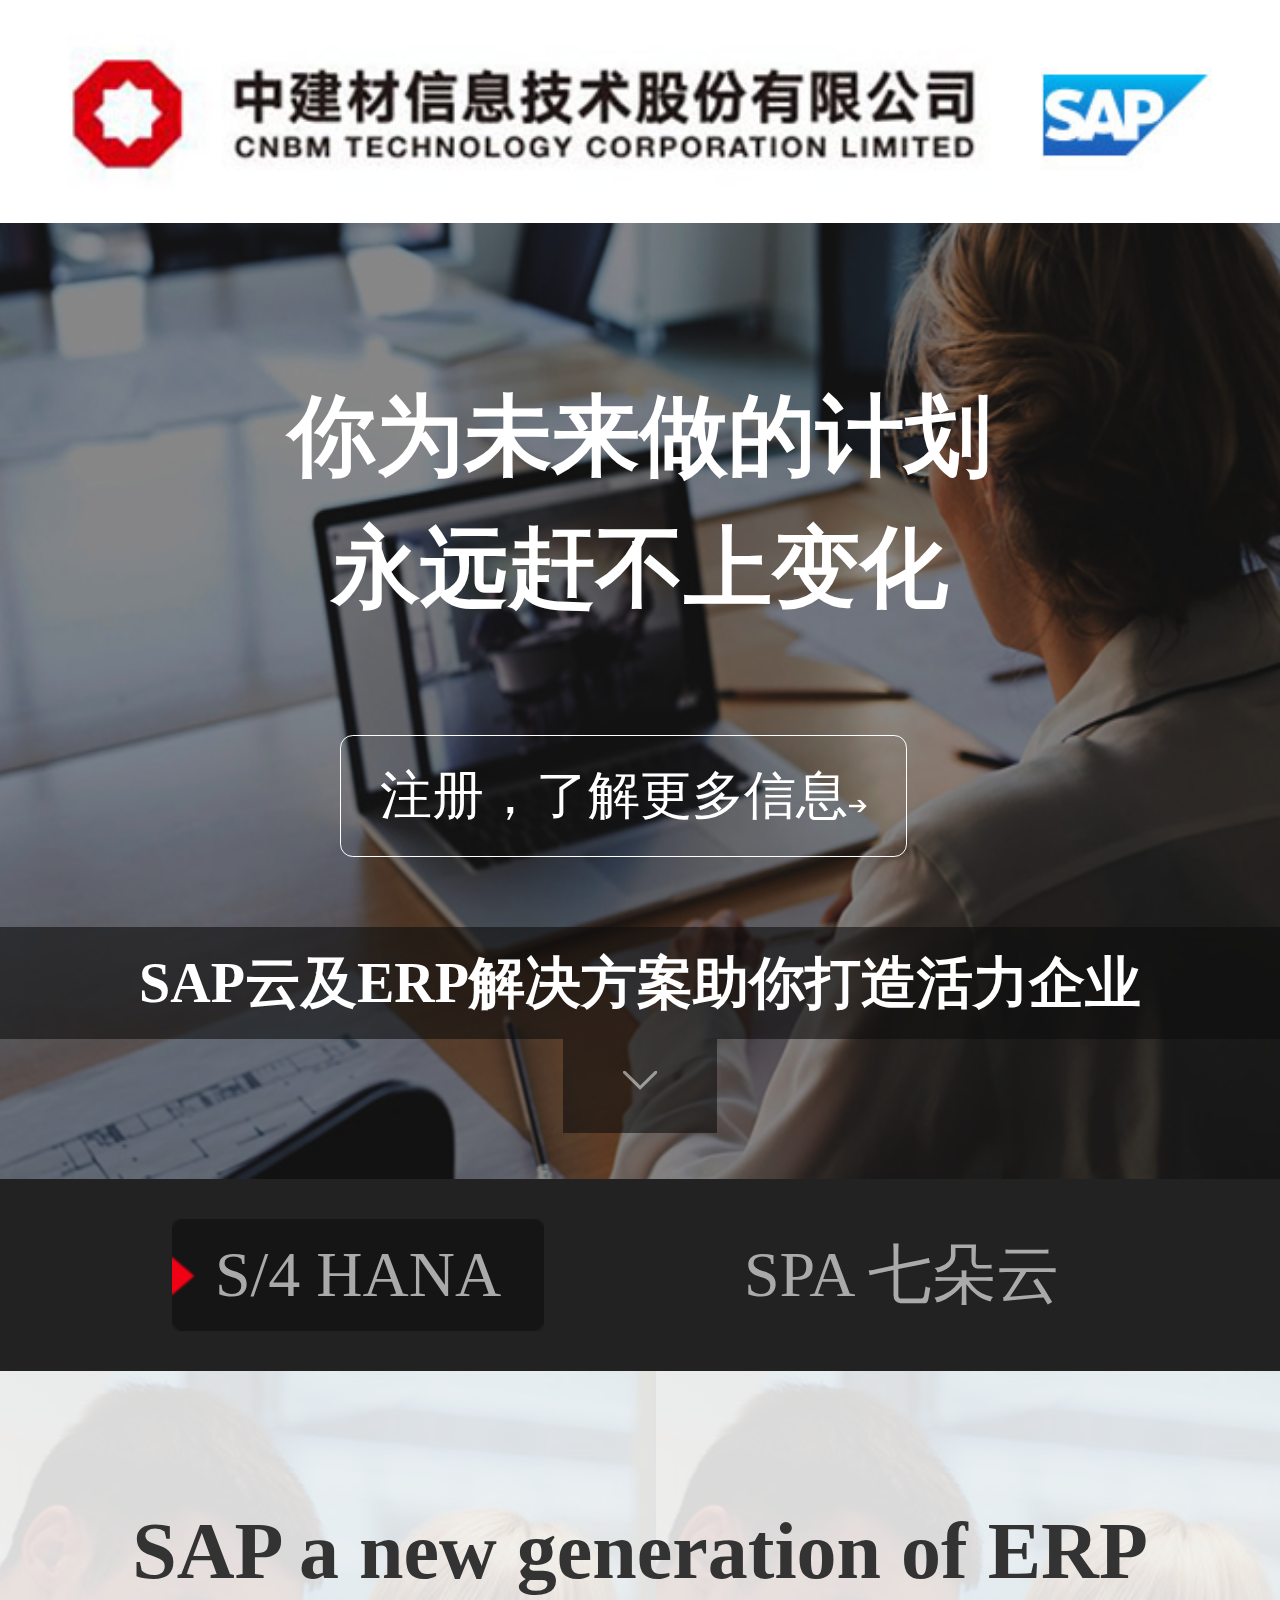
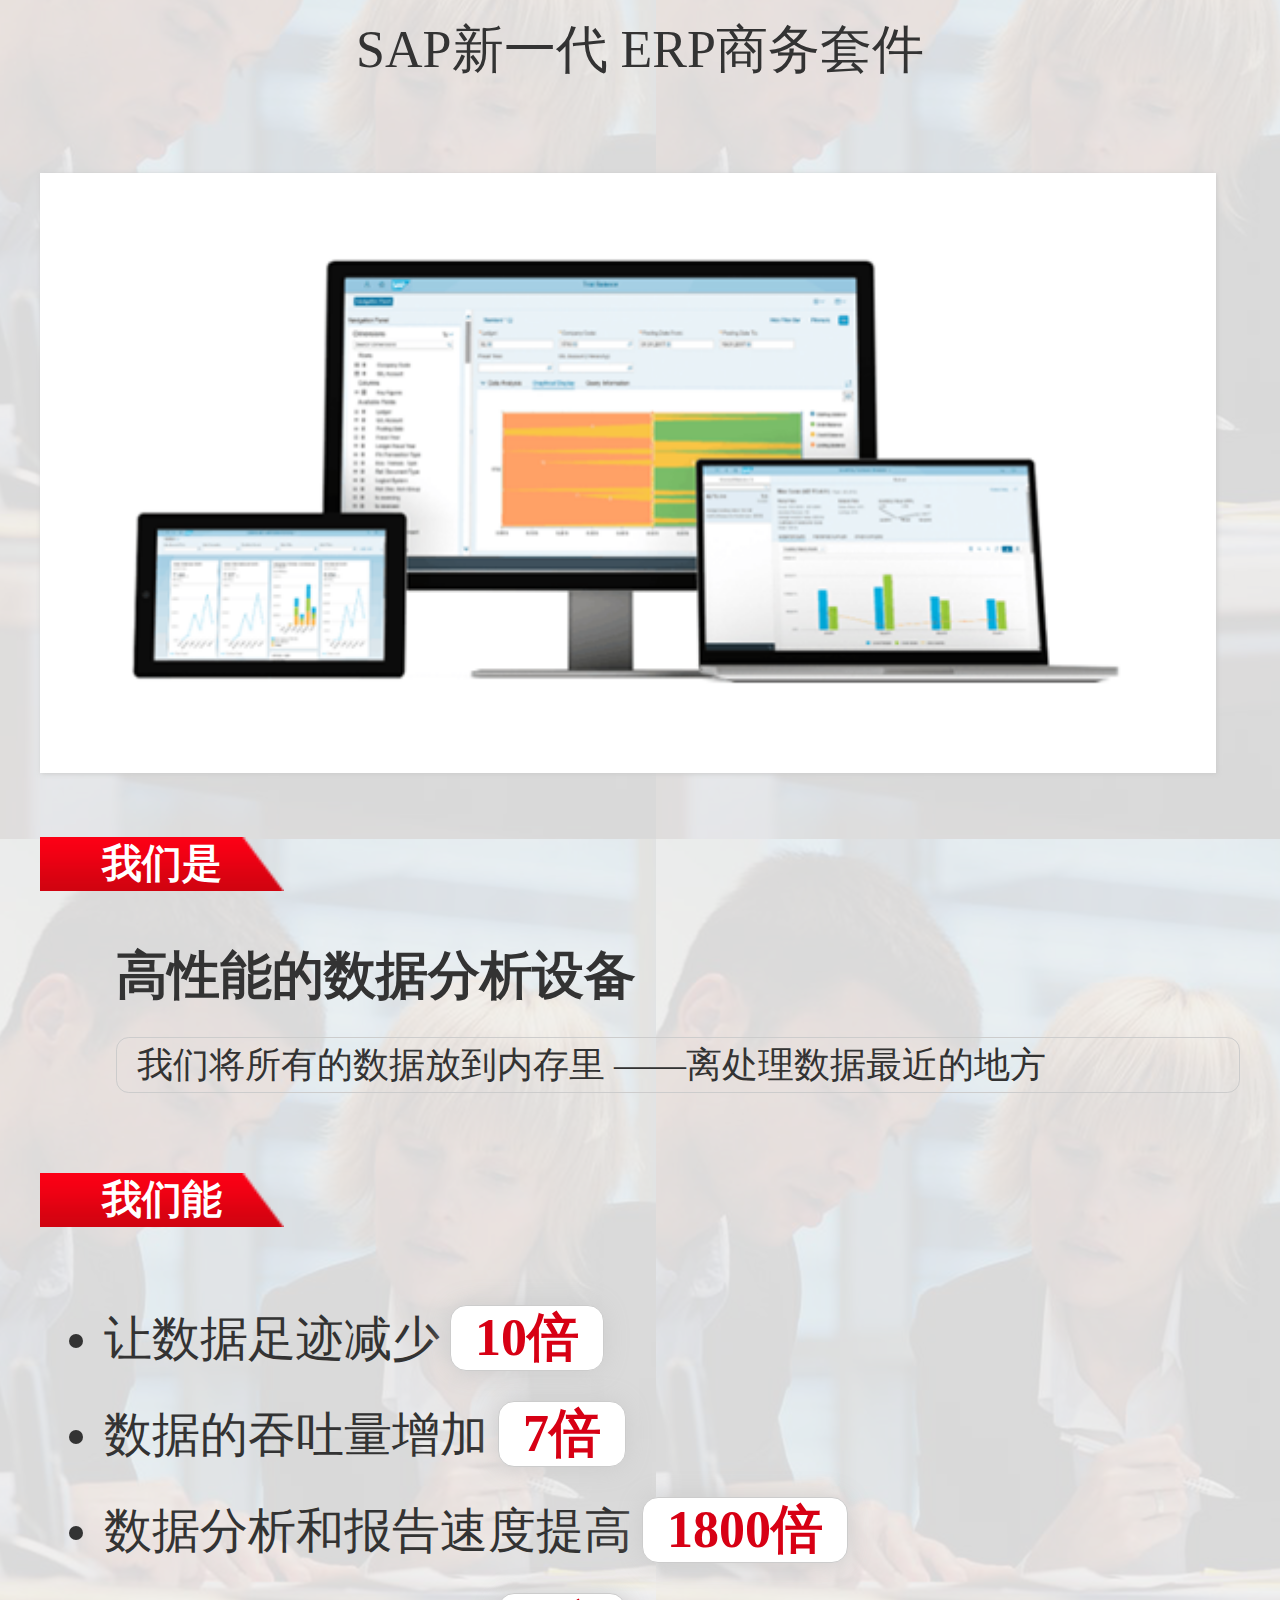
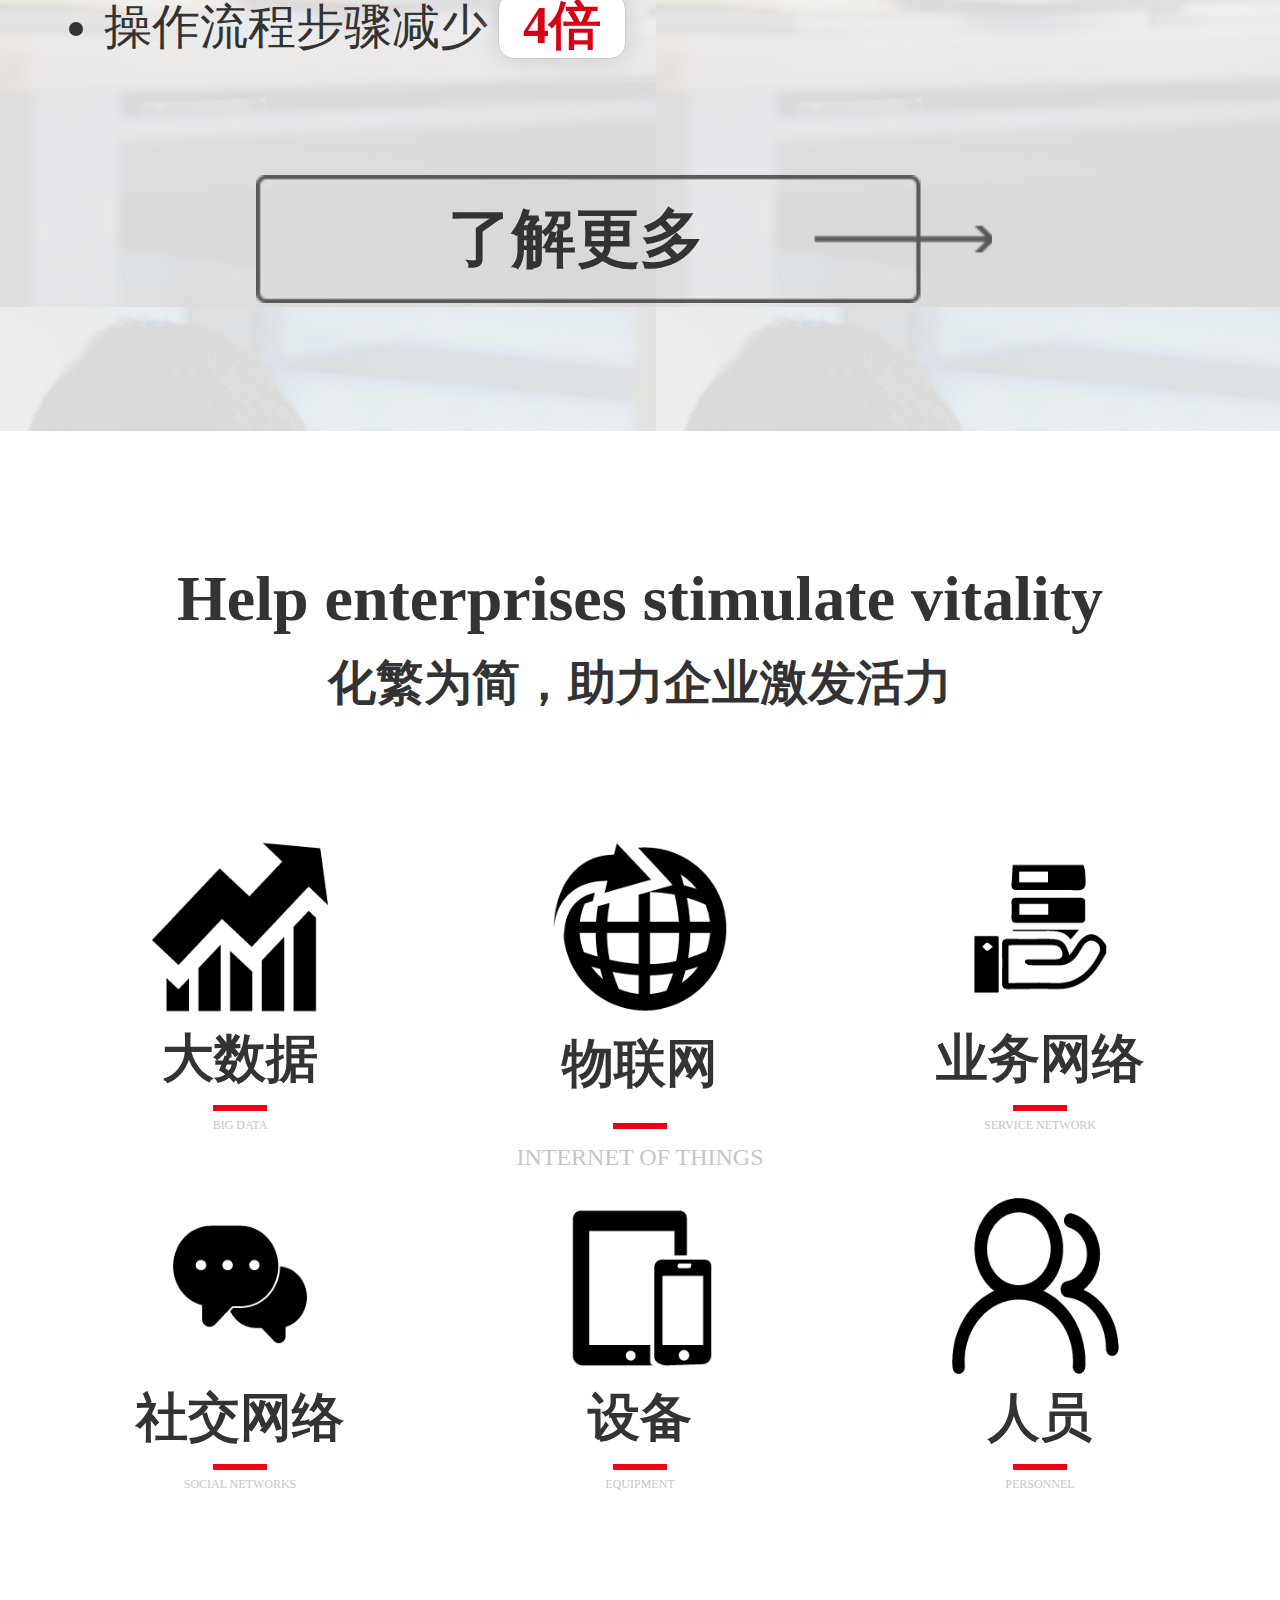
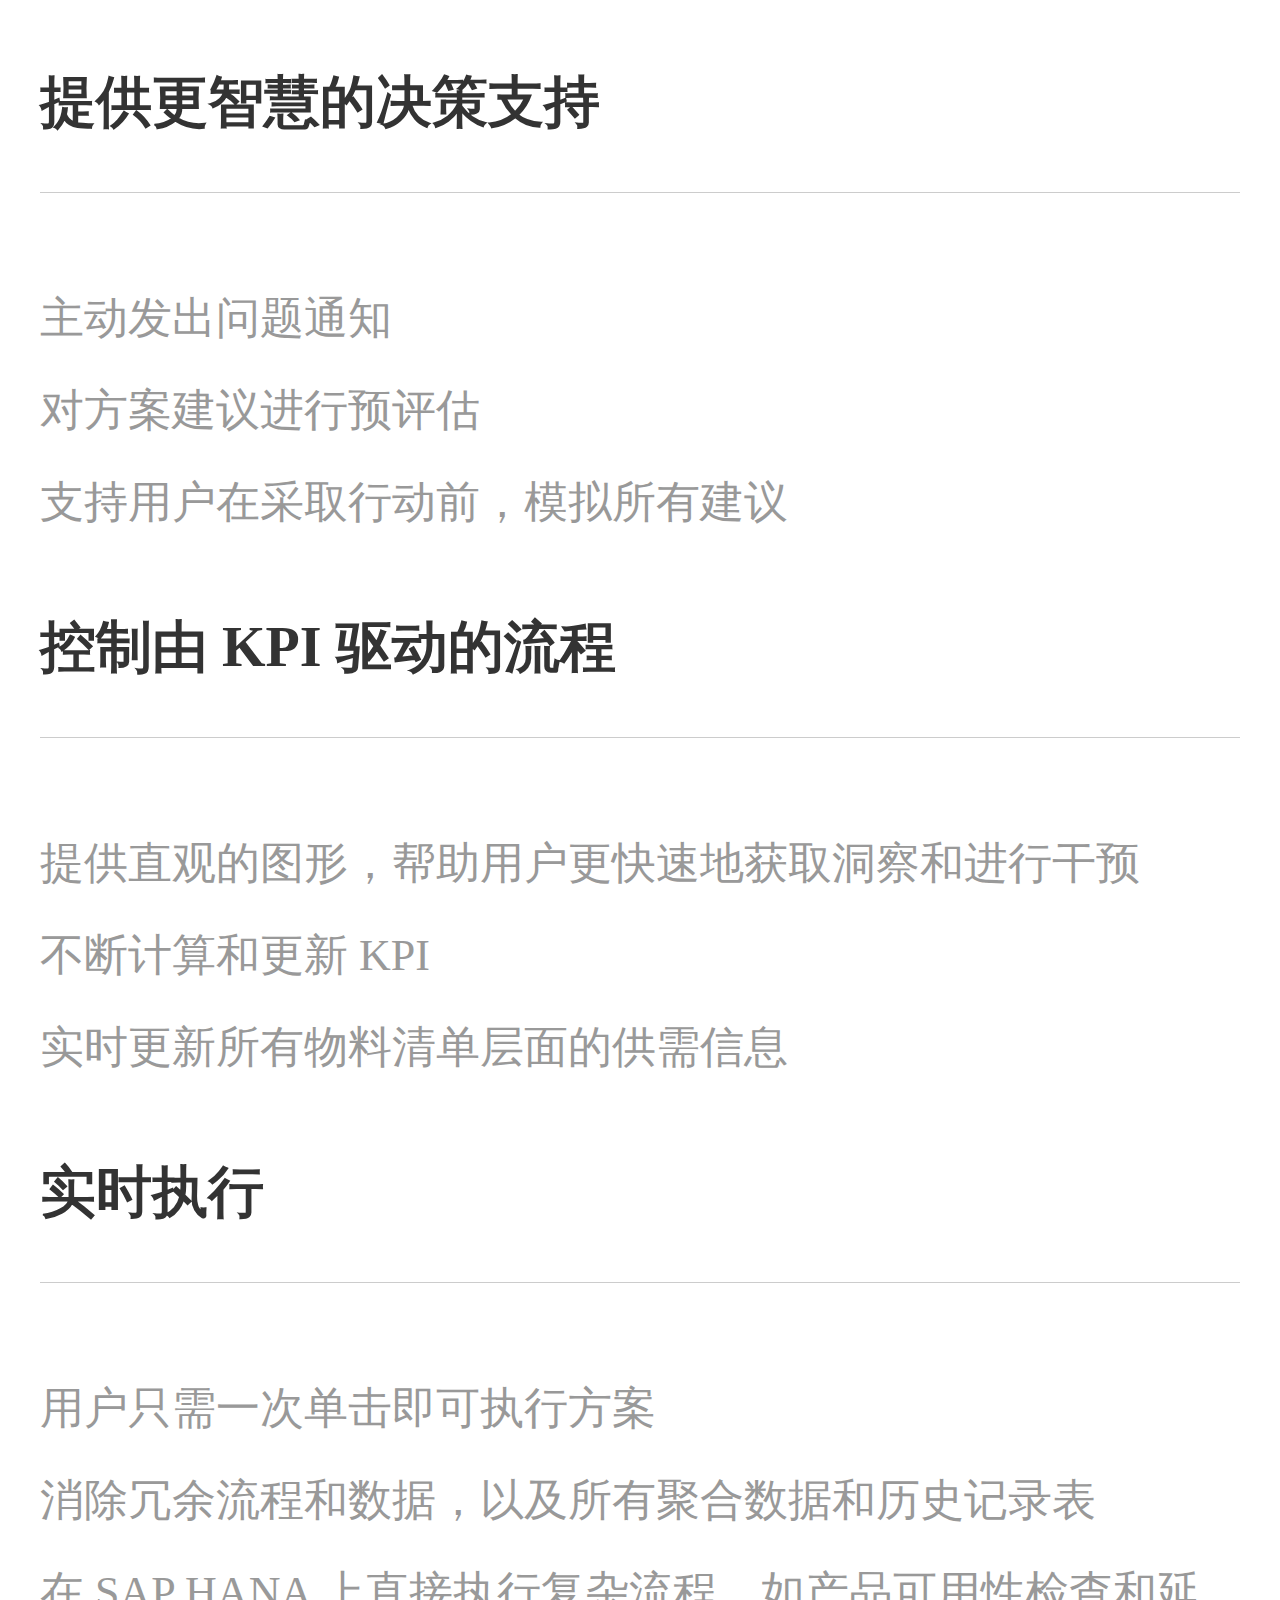
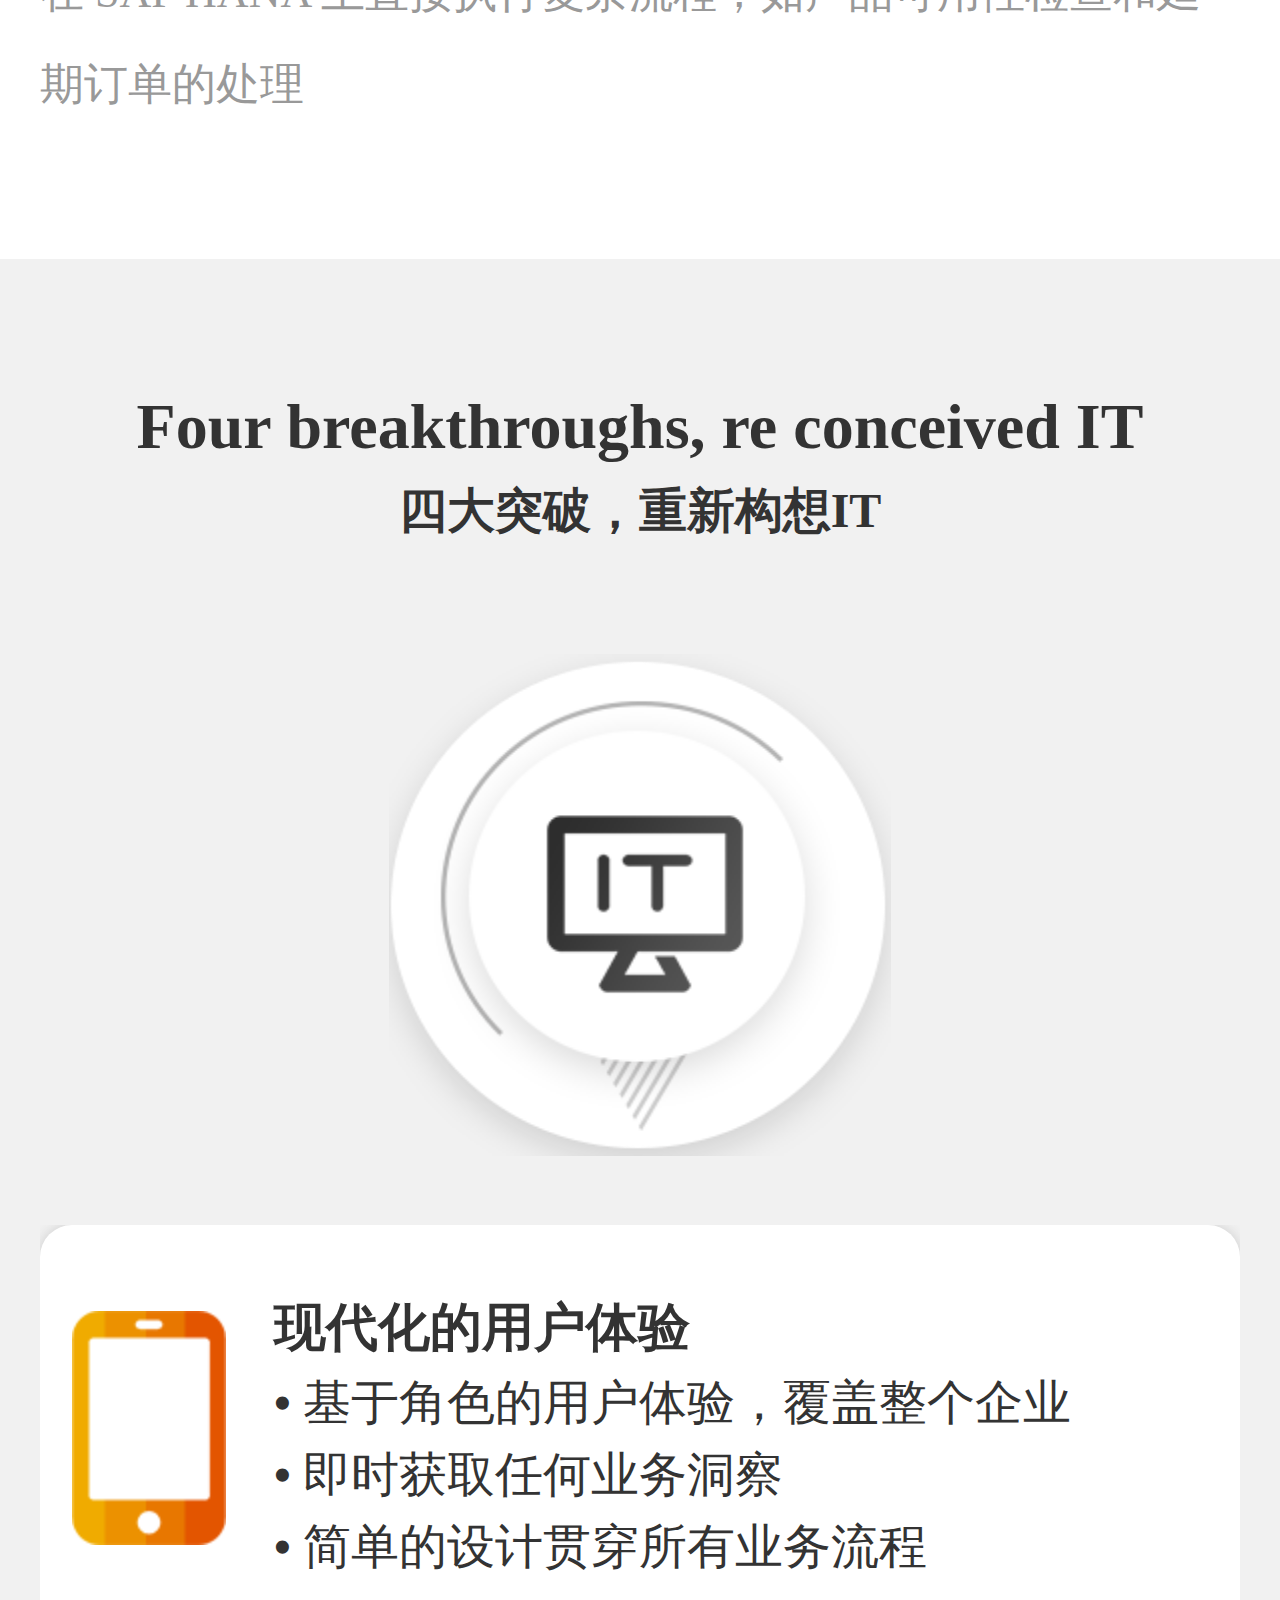
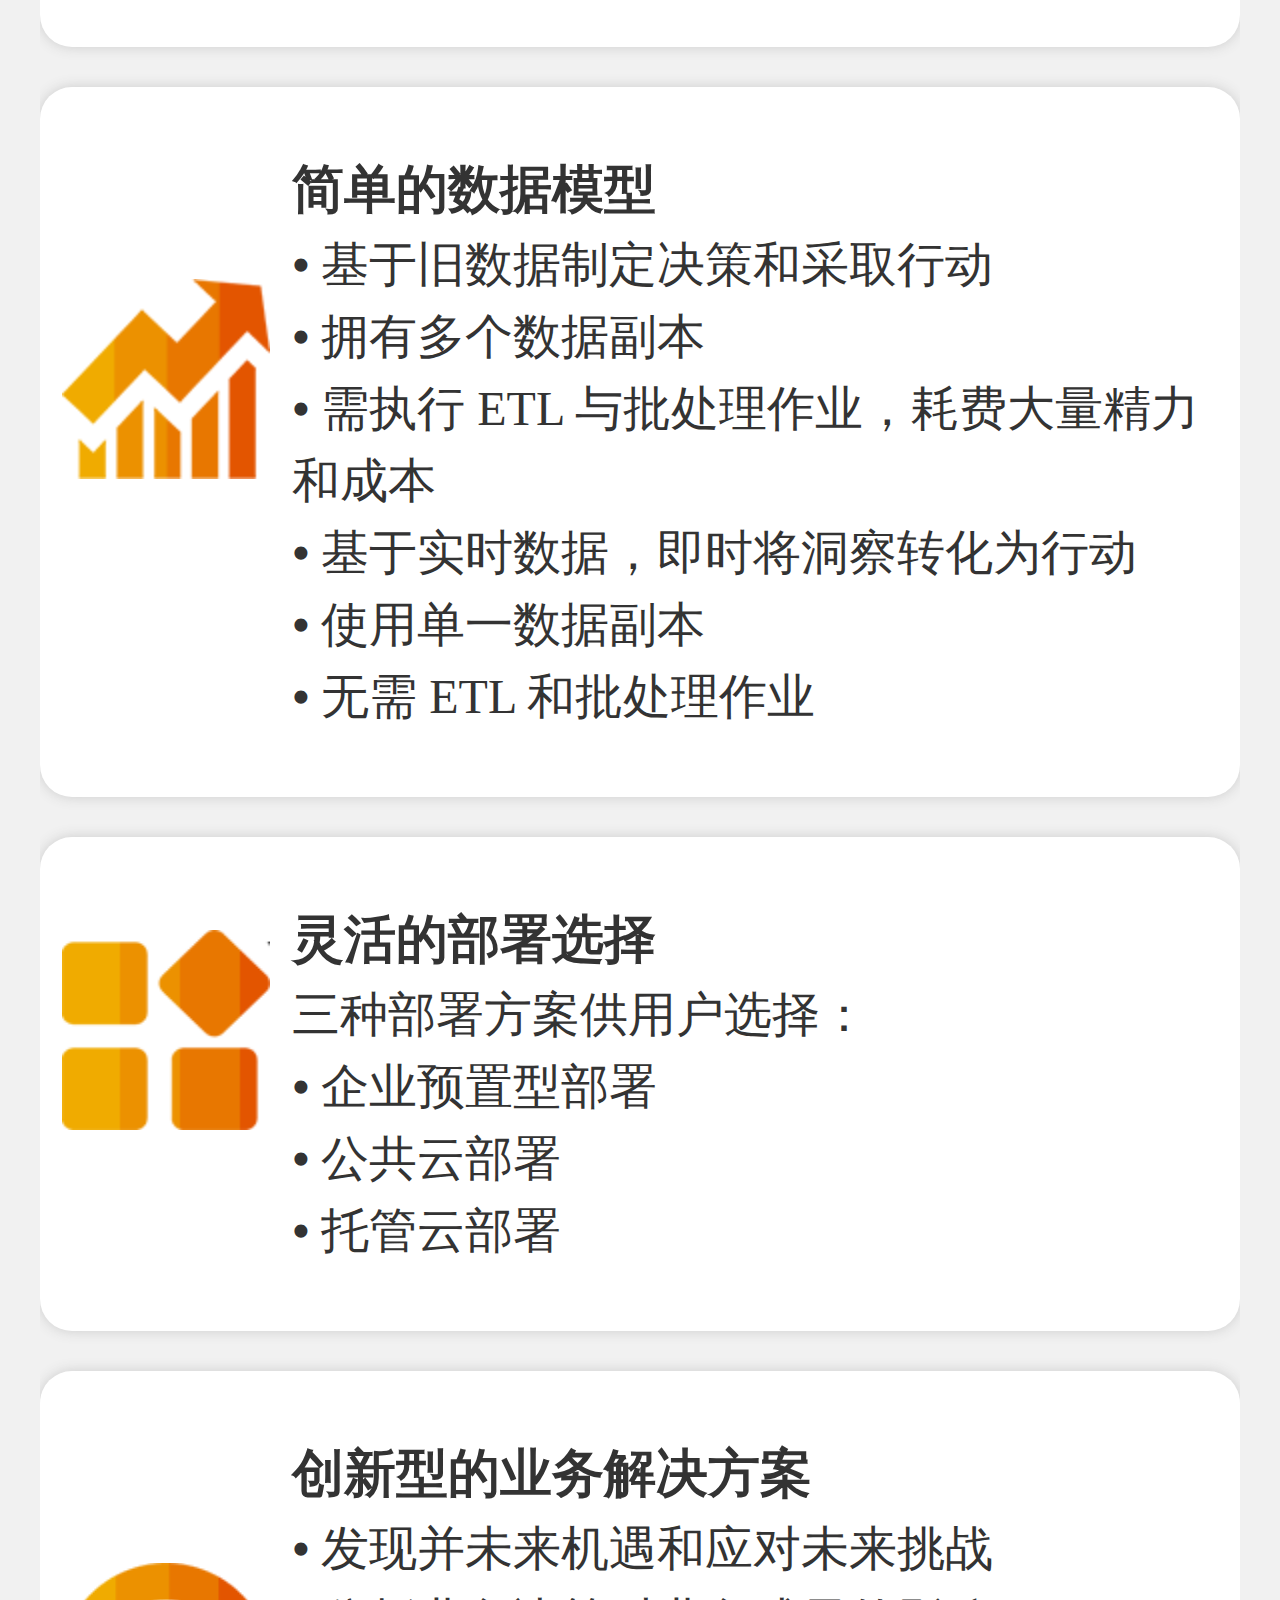
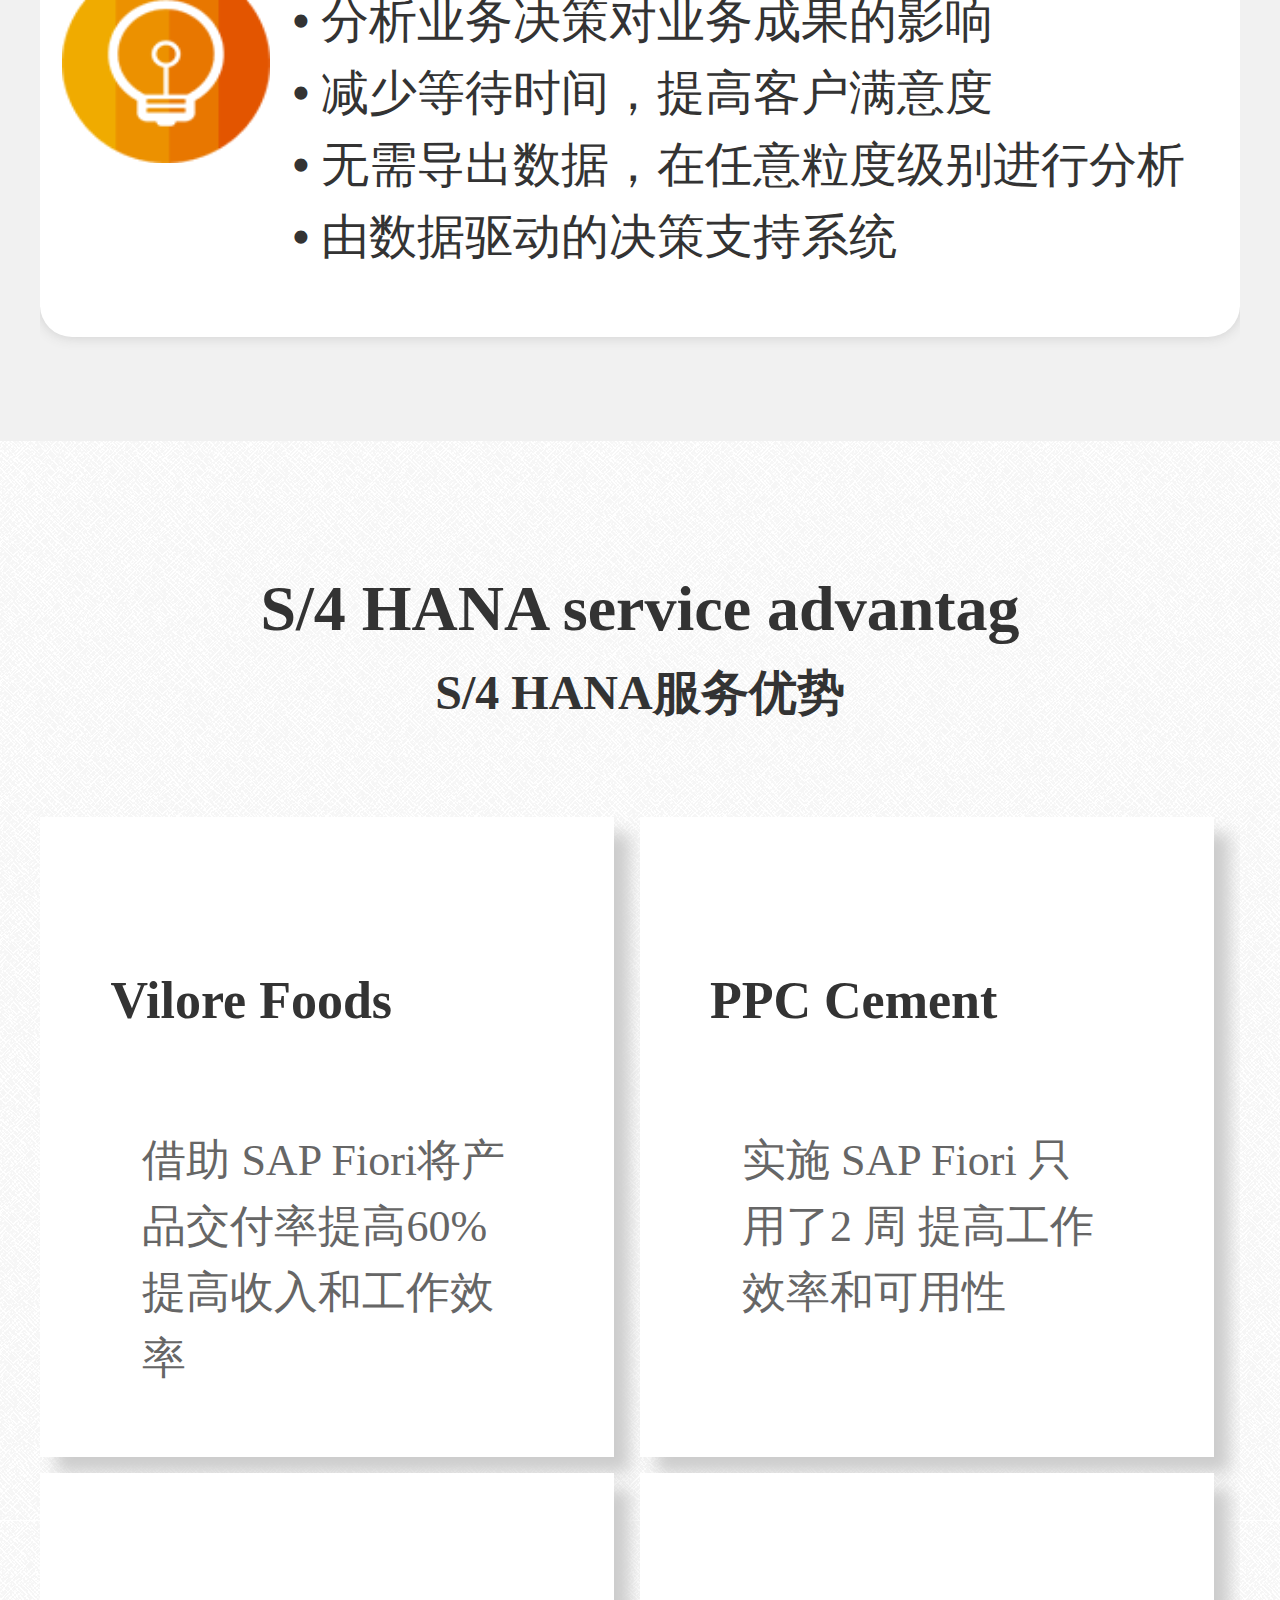
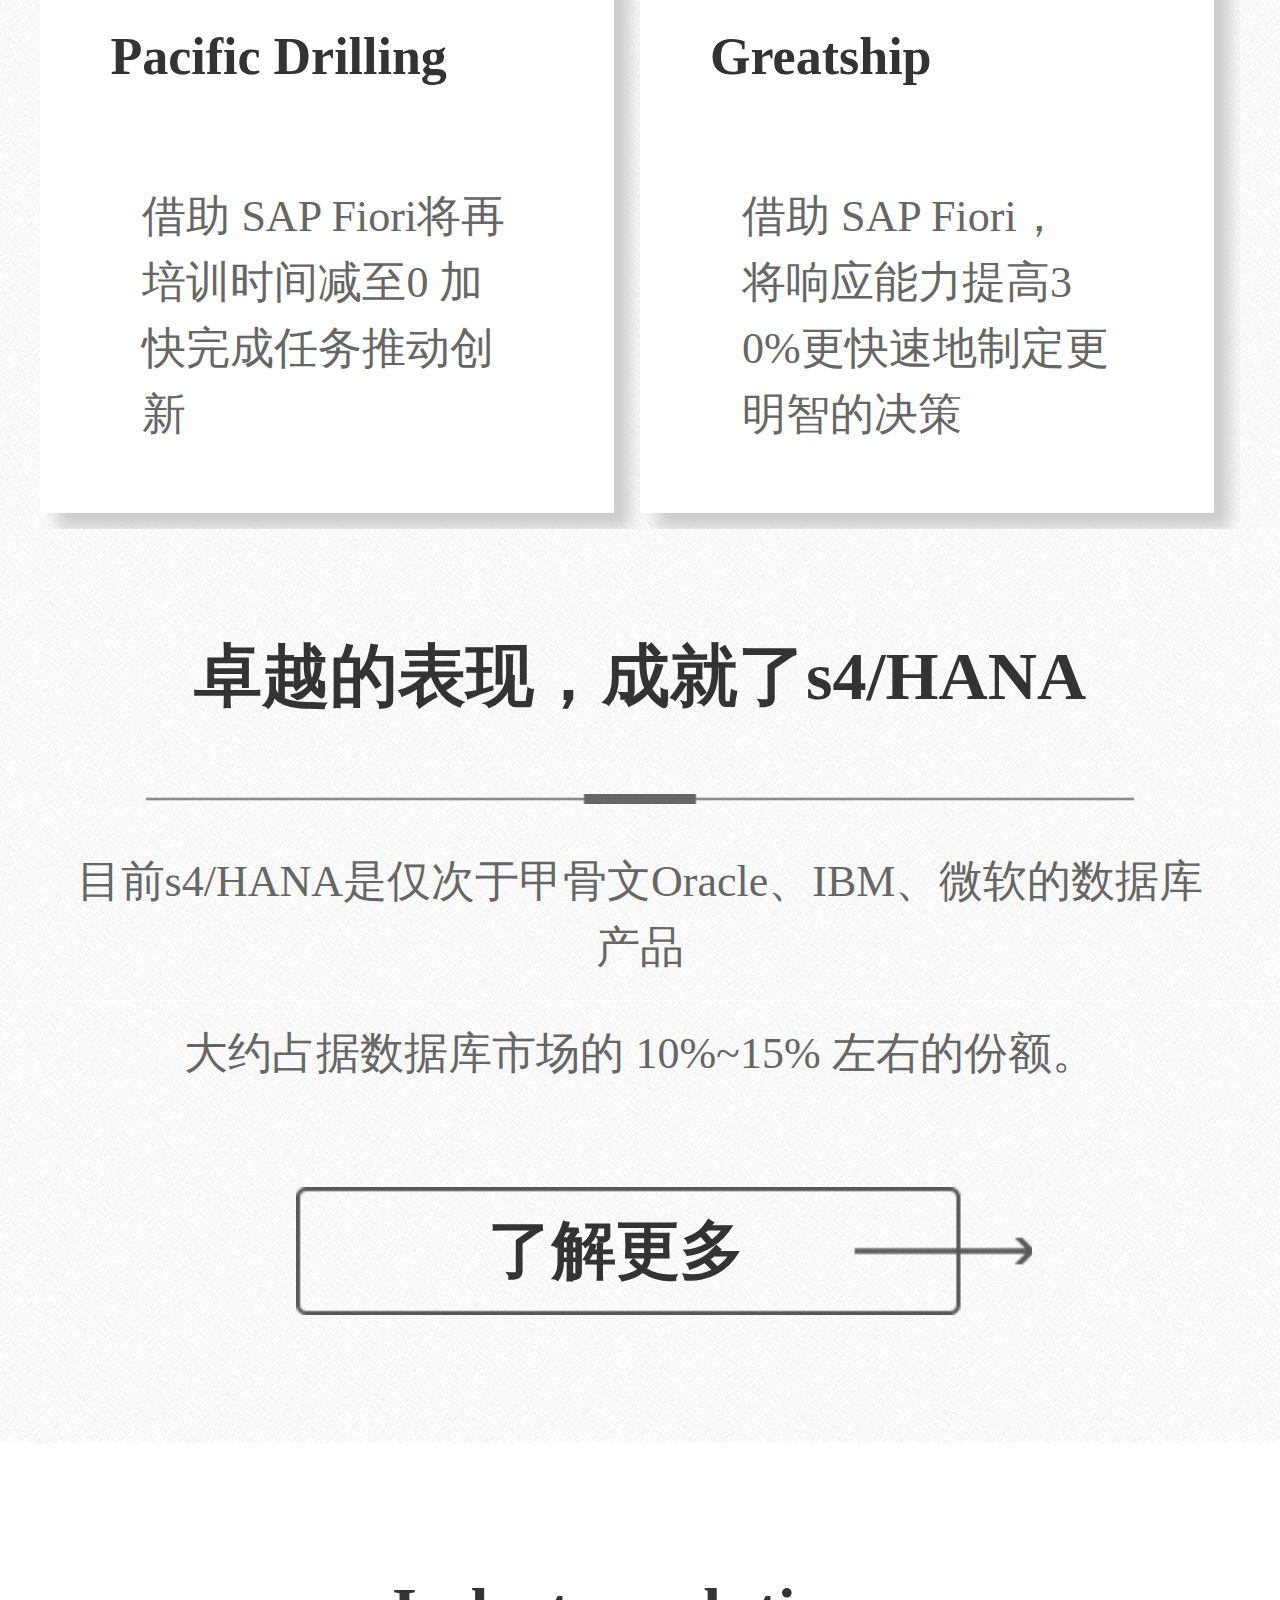
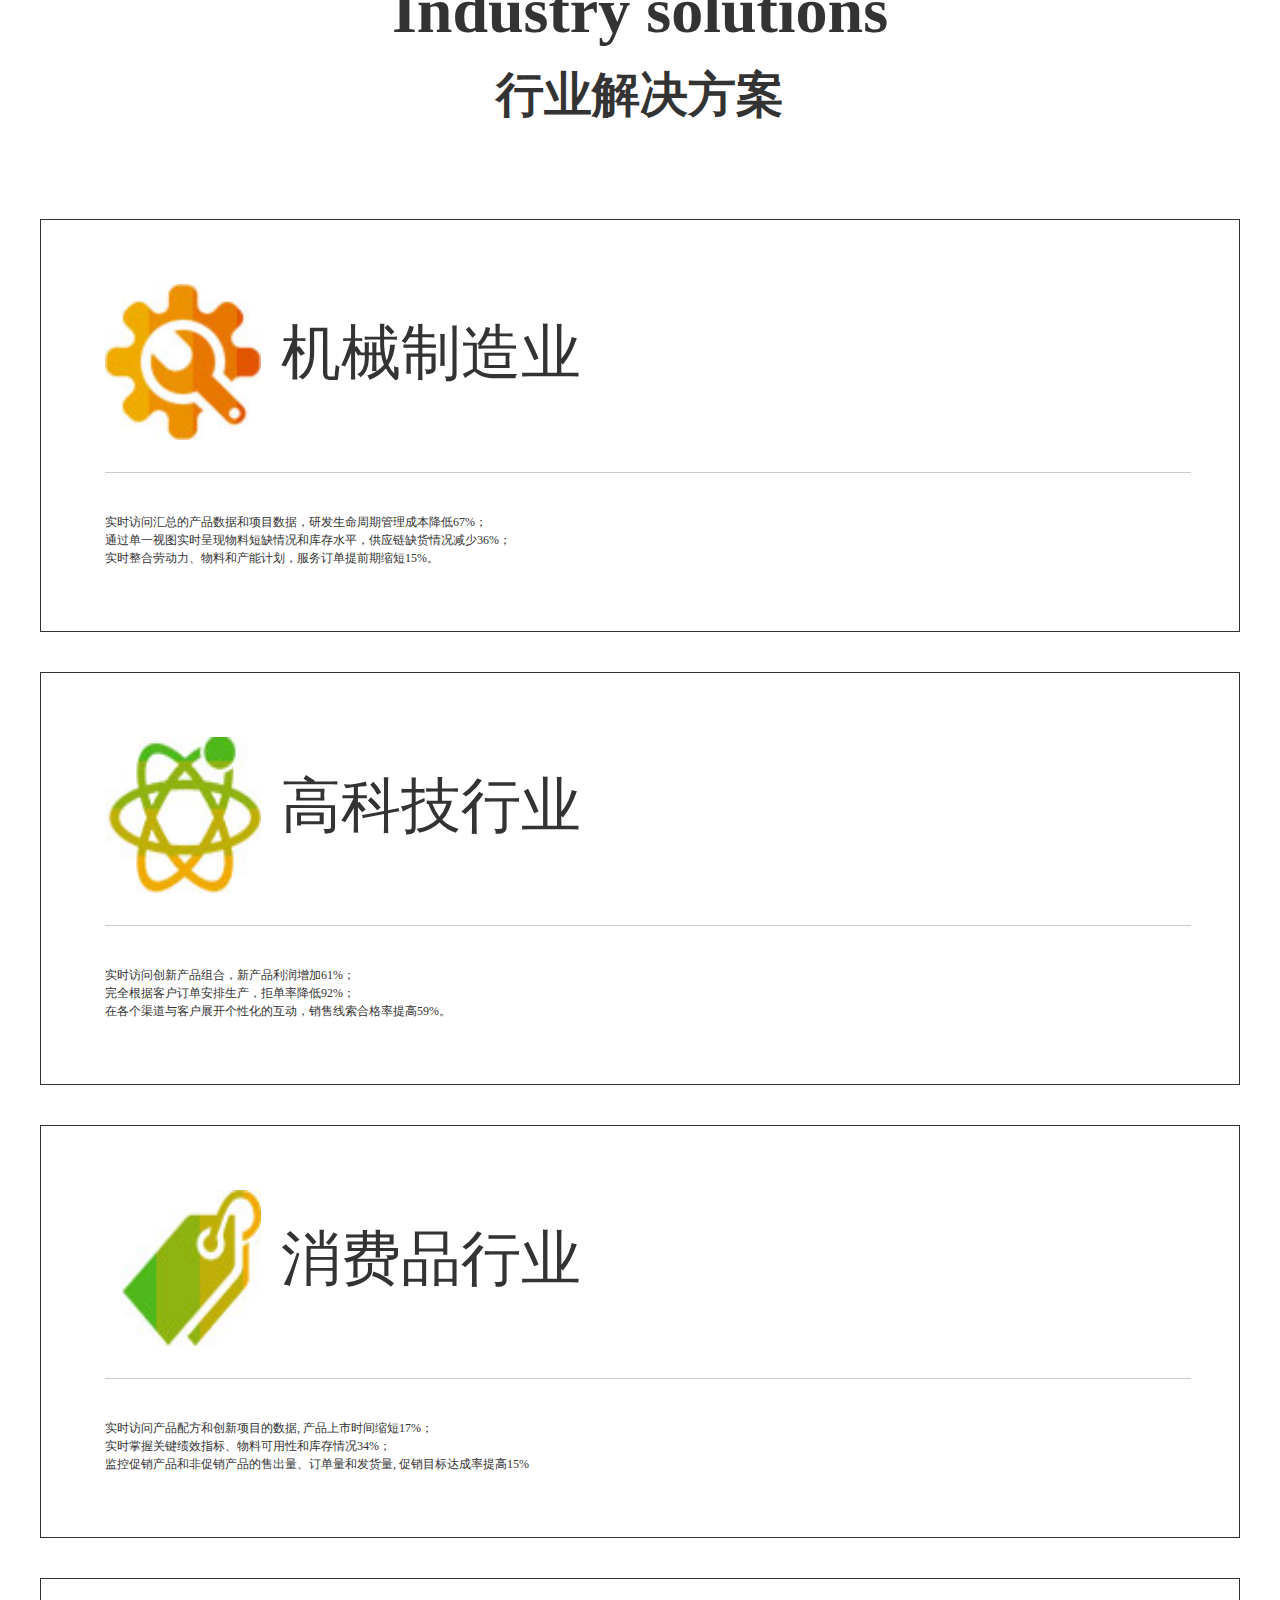
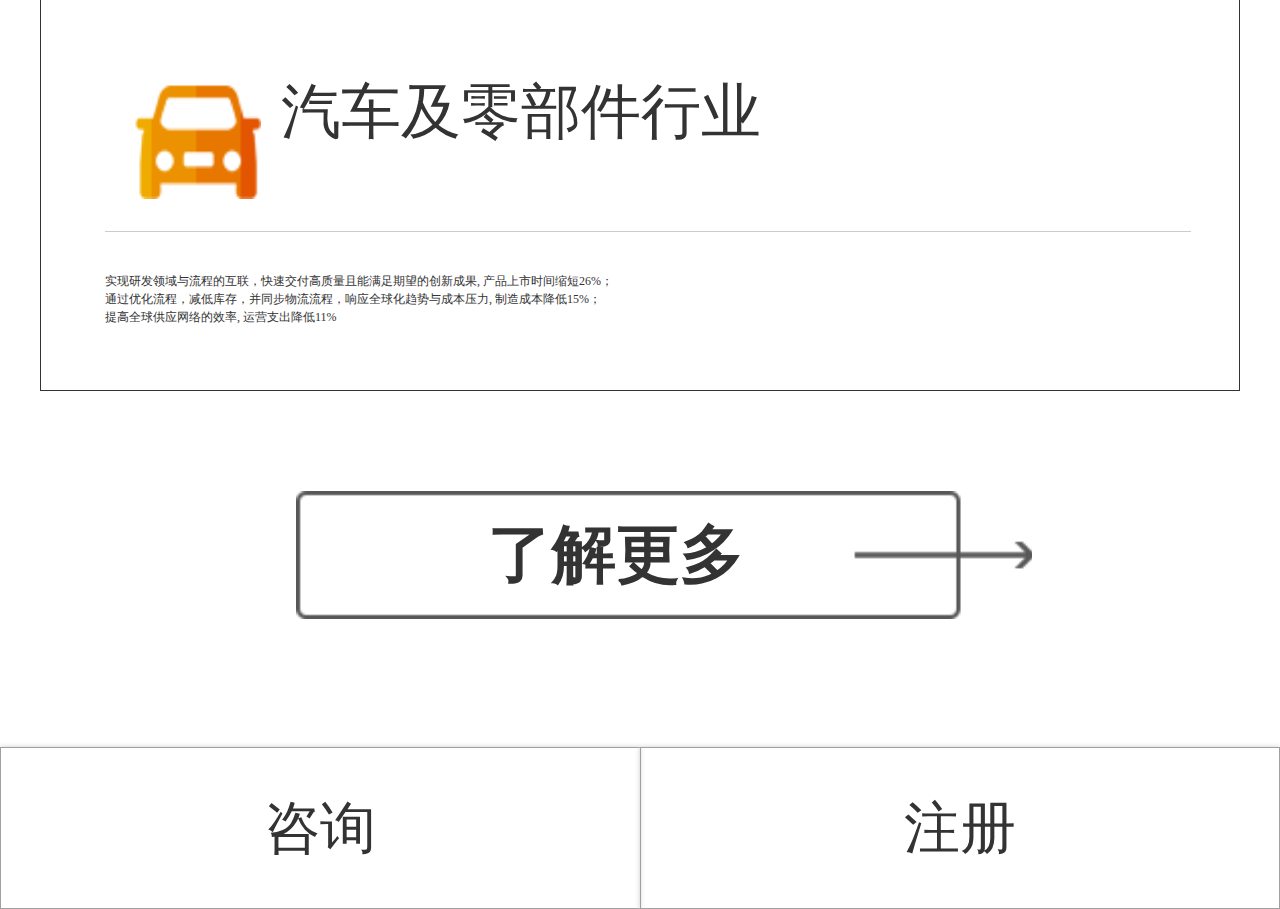
<file: phone/index.html>
<!DOCTYPE html>
<html lang="en">
<head>
	<meta charset="UTF-8">
	<meta name="viewport" content="width=device-width,initial-scale=1,minimum-scale=1,maximum-scale=1,user-scalable=no">
	<link rel="stylesheet" type="text/css" href="css/base.css">
	<link rel="stylesheet" type="text/css" href="css/mobile.css">
	<title>index</title>
</head>
<body>
	<div class="header">
		<a href="#">
			<h1><img src="images/phone/pic_02.jpg" alt=""></h1>
		</a>
	</div>
	<div class="banner">
		<div class="bannercontent">               
			<div class="bannerleft">
				<h2>你为未来做的计划<br/>永远赶不上变化</h2>
				<div class="bannerbtn">
					<a href="#">注册，了解更多信息<img src="./images/phone/pic_03.png" alt=""></a>
				</div>
			</div>
		</div>
		<div class="blackbox tc">
			SAP云及ERP解决方案助你打造活力企业
		</div>
		<div class="turnbottom tc">
			<a href="">
				<img src="./images/phone/pic_05.png" alt="">
			</a>
		</div>
	</div>
	<div class="tabs clearfix">
		<div class="tabsbox">
			<ul>
				<li class="tab tab1 tabact fl">S/4 HANA</li>
				<li class="tab tab2 fl">SPA 七朵云</li>
			</ul>
		</div>
	</div>
	<!-- S/4 HANA< -->
	<div class="hana tb">
		<div class="more">
			<div class="morebox">
				<h2>SAP a new generation of ERP</h2>
				<h3>SAP新一代 ERP商务套件</h3>
				<div>
					<div class="ccpic">
						<img src="./images/phone/pic_07.png" alt="">
					</div>
					<div class="morecontent">
						<div class="moretop">
							<h4>我们是</h4>
							<h5>高性能的数据分析设备</h5>
							<p>我们将所有的数据放到内存里  ——离处理数据最近的地方</p>
						</div>
						<div class="morebottom">
							<h4>我们能</h4>
							<ul>
								<li>让数据足迹减少<span>10倍</span></li>
								<li>数据的吞吐量增加<span>7倍</span></li>
								<li>数据分析和报告速度提高<span>1800倍</span></li>
								<li>操作流程步骤减少<span>4倍</span></li>
							</ul>
						</div>

					</div>
				</div>
				<div class="learnmore">
					<a href="#">了解更多</a>
				</div>
			</div>
		</div>
		<div class="box2">
			<h2>Help enterprises stimulate vitality</h2>
			<h3>化繁为简，助力企业激发活力</h3>
			<ul class="box2icon">
				<li>
					<img src="images/phone/pic_24.png" alt="">
					<h4>大数据</h4>
					<span></span>
					<p>BIG DATA</p>
				</li>
				<li>
					<img src="images/phone/pic_25.png" alt="">
					<h4>物联网</h4>
					<span></span>
					<p>INTERNET OF THINGS</p>
				</li>
				<li>
					<img src="images/phone/pic_26.png" alt="">
					<h4>业务网络</h4>
					<span></span>
					<p>SERVICE NETWORK</p>
				</li><li>
					<img src="images/phone/pic_27.png" alt="">
					<h4>社交网络</h4>
					<span></span>
					<p>SOCIAL NETWORKS</p>
				</li>
				<li>
					<img src="images/phone/pic_28.png" alt="">
					<h4>设备</h4>
					<span></span>
					<p>EQUIPMENT</p>
				</li>
				<li>
					<img src="images/phone/pic_29.png" alt="">
					<h4>人员</h4>
					<span></span>
					<p>PERSONNEL</p>
				</li>

			</ul>
			<ul class="box2text">
				<li>
					<h4>提供更智慧的决策支持</h4>
					<p>主动发出问题通知</p>
					<p>对方案建议进行预评估</p> 
					<p>支持用户在采取行动前，模拟所有建议</p>
				</li>
				<li>
					<h4>控制由 KPI 驱动的流程</h4>
					<p>提供直观的图形，帮助用户更快速地获取洞察和进行干预</p>
					<p>不断计算和更新 KPI</p> 
					<p>实时更新所有物料清单层面的供需信息</p>
				</li>
				<li>
					<h4>实时执行</h4>
					<p>用户只需一次单击即可执行方案</p>
					<p>消除冗余流程和数据，以及所有聚合数据和历史记录表</p> 
					<p>在 SAP HANA 上直接执行复杂流程，如产品可用性检查和延期订单的处理</p>
				</li>
			</ul>
		</div>
		<div class="box3">
			<h2>Four breakthroughs, re conceived IT</h2>
			<h3>四大突破，重新构想IT</h3>
			<div class="ct">
				<img src="./images/phone/pic_14.png" alt="">
				<ul>
					<li>
						<div>
							
						</div>
						<img src="./images/phone/pic_16.png" alt="" class="fl">
						<div class="fl box3text">
							<h2>现代化的用户体验</h2>
							<p><b>•</b> 基于角色的用户体验，覆盖整个企业</p>
							<p><b>•</b> 即时获取任何业务洞察</p>
							<p><b>•</b> 简单的设计贯穿所有业务流程</p>
						</div>
					</li>
					<!-- 0.25rem 3.125rem  -->
					<li>
						<img src="./images/phone/pic_17.png" alt="" class="fl">
						<div class="fl box3text">
							<h2>简单的数据模型</h2>
							<p><b>•</b> 基于旧数据制定决策和采取行动</p>
							<p><b>•</b> 拥有多个数据副本 </p>
							<p><b>•</b> 需执行 ETL 与批处理作业，耗费大量精力和成本</p>
							<p><b>•</b> 基于实时数据，即时将洞察转化为行动 </p>
							<p><b>•</b> 使用单一数据副本 </p>
							<p><b>•</b> 无需 ETL 和批处理作业  </p>
						</div>
					</li>
					<li>
						<img src="./images/phone/pic_18.png" alt="" class="fl">
						<div class="fl">
							<h2>灵活的部署选择</h2>
							<p>三种部署方案供用户选择：</p>
							<p><b>•</b> 企业预置型部署</p>
							<p><b>•</b> 公共云部署</p>
							<p><b>•</b> 托管云部署</p>
						</div>
					</li>
					<li>
						<img src="./images/phone/pic_15.png" alt="" class="fl">
						<div class="fl">
							<h2>创新型的业务解决方案</h2>
							<p><b>•</b> 发现并未来机遇和应对未来挑战</p>
							<p><b>•</b> 分析业务决策对业务成果的影响</p>
							<p><b>•</b> 减少等待时间，提高客户满意度</p>
							<p><b>•</b> 无需导出数据，在任意粒度级别进行分析</p>
							<p><b>•</b> 由数据驱动的决策支持系统</p>							
						</div>
					</li>
				</ul>
			</div>
		</div>
		<div class="box4">
			<div class="box4content">
				<h2>S/4 HANA service advantag</h2>
				<h3>S/4 HANA服务优势</h3>
				<ul>
					<li>
						<h4>Vilore Foods</h4>
						<p>借助 SAP Fiori将产品交付率提高60%提高收入和工作效率</p>
					</li>
					<li>
						<h4>PPC Cement</h4>
						<p>实施 SAP Fiori 只用了2 周 提高工作效率和可用性</p>
					</li>
					<li>
						<h4>Pacific Drilling</h4>
						<p>借助 SAP Fiori将再培训时间减至0 加快完成任务推动创新</p>
					</li>
					<li>
						<h4>Greatship</h4>
						<p>借助 SAP Fiori， 将响应能力提高30%更快速地制定更明智的决策</p>
					</li>
				</ul>
				<h5>卓越的表现，成就了s4/HANA</h5>
				<div class="box4bor"><img src="./images/phone/pic_19.png" alt=""></div>
				<p>目前s4/HANA是仅次于甲骨文Oracle、IBM、微软的数据库产品</p>
				<p>大约占据数据库市场的  10%~15%  左右的份额。</p>
				<div class="learnmore">
					<a href="#">了解更多</a>
				</div>
			</div>
		</div>
		<div class="box5">
			<div class="box5content">
				<h2>Industry solutions</h2>
				<h3>行业解决方案</h3>
				<ul>
					<li>
						<div class="box5top">
							<img src="images/phone/pic_20.jpg" alt="">
							<h4>机械制造业</h4>
						</div>
						<p>实时访问汇总的产品数据和项目数据，研发生命周期管理成本降低67%；</p>
						<p>通过单一视图实时呈现物料短缺情况和库存水平，供应链缺货情况减少36%；</p>
						<p>实时整合劳动力、物料和产能计划，服务订单提前期缩短15%。</p>
					</li>
					<li>
						<div class="box5top">
							<img src="images/phone/pic_21.jpg" alt="">
							<h4>高科技行业</h4>
						</div>
						<p>实时访问创新产品组合，新产品利润增加61%；</p>
						<p>完全根据客户订单安排生产，拒单率降低92%；</p>
						<p>在各个渠道与客户展开个性化的互动，销售线索合格率提高59%。</p>
					</li>
					<li>
						<div class="box5top">
							<img src="images/phone/pic_22.jpg" alt="">
							<h4>消费品行业</h4>
						</div>
						<p>实时访问产品配方和创新项目的数据, 产品上市时间缩短17%；</p>
						<p>实时掌握关键绩效指标、物料可用性和库存情况34%；</p>
						<p>监控促销产品和非促销产品的售出量、订单量和发货量, 促销目标达成率提高15%</p>
					</li>
					<li>
						<div class="box5top">
							<img src="images/phone/pic_23.png" alt="">
							<h4>汽车及零部件行业</h4>
						</div>
						<p>实现研发领域与流程的互联，快速交付高质量且能满足期望的创新成果, 产品上市时间缩短26%；</p>
						<p>通过优化流程，减低库存，并同步物流流程，响应全球化趋势与成本压力, 制造成本降低15%；</p>
						<p>提高全球供应网络的效率, 运营支出降低11%</p>
					</li>
				</ul>
				<div class="learnmore getmore">
					<a href="#">了解更多</a>
				</div>
			</div>
		</div>
		<div class="bottomdesign">
			<a href="#">咨询</a>
			<a href="#">注册</a>	
		</div>
	</div>
	<!-- SPA 七朵云 -->
	<div class="spa none tb">
		<div class="spabox">
			<div class="yun">
				<a href="javascript:void(0)" class="smartbtn"></a>
				<a href="javascript:void(0)" class="shoppingbtn"></a>
				<a href="javascript:void(0)" class="travelbtn"></a>
				<a href="javascript:void(0)" class="hrbtn"></a>
				<a href="javascript:void(0)" class="sellbtn"></a>
				<a href="javascript:void(0)" class="platformbtn"></a>
				<a href="javascript:void(0)" class="analysisbtn"></a>
			</div>
			<div class="yuncontent">
				<h2>SAP Cloud Platform Paas</h2>
				<div class="clearfix">
					<h3>平台云</h3>
					<div class="yuncontentborder"></div>
				</div>
				<div class="yunct">
					<h4>开放的平台即服务(PaaS)的解决方案</h4>
					<p>SAP HANA 晕平台基于开放标准构建，支持企业利用已掌握的开发技能，比如JavaScript和HTML5，开发支持移动设备的现代化轻量级云应用</p>
					<p>SAP HANA平台利用内存计算机技术，转变了事物处理、分析处理、文本分析、预测分析和空间处理模式，从而帮助企业实现数字化转型</p>
				</div>
			</div>
		</div>
		<div class="learnmore yunmore">
			<a href="#">了解更多</a>
		</div>
		<div class="yuntabs">
			<div class="yuntabsbox clearfix">
				<ul class="first" id="first">
					<li ></li>
					<li id="two"></li>
					<li id="three"></li>
				</ul>
				<ul class="second none" id="second">
					<li id="one"></li>
					<li></li>
					<li></li>
				</ul>
				<ul class="third none" id="third">
					<li></li>
				</ul>
				<div class="tabdisc">
					<span class="tabdiscact"></span>
					<span></span>
					<span></span>
				</div>
				<div class="tri"></div>
			</div>
		</div>
		<!-- hr云 -->
		<div class="hryun cloud">
			<div class="person">
				<div class="personbox tc">
					<h2>以人为本</h2>
					<h3>赋能HR知“云”善任</h3>
					<h4>SAP Success Factors</h4>
					<a href="#">了解更多</a>
				</div>
			</div>
			<div class="managerbox">
				<div class="manage">
					<h2>Management of Modern Staff</h2>
					<h3>管理现代员工队伍，提高工作能力并实现业务增长</h3>
					<ul>
						<li>
							<div class="manacontent-top">
								<img src="images/phone/pic_40.png" alt="">
								<h4>核心人力资源及薪资核算</h4>
							</div>
							<div class="manacontent">
								<span></span>
								<div class="manacontent-text">
									<p>组织管理</p>
									<p>员工和事务</p>
									<p>薪资核算处理</p>
									<p>HR 共享服务</p>
									<p>外部劳动力管理</p>
								</div>
							</div>
						</li>
						<li>
							<div class="manacontent-top">
								<img src="images/phone/pic_41.png" alt="">
								<h4>学习和发展</h4>
							</div>
							<div class="manacontent">
								<span></span>
								<div class="manacontent-text">
									<p>学习</p>
									<p>继任与发展</p>
									<p>协作</p>
								</div>
							</div>
						</li>
						<li>
							<div class="manacontent-top">
								<img src="images/phone/pic_42.png" alt="">
								<h4>绩效和薪酬</h4>
							</div>
							<div class="manacontent">
								<span></span>
								<div class="manacontent-text">
									<p>绩效和目标</p>
									<p>调薪管理</p>
								</div>
							</div>
						</li>
						<li>
							<div class="manacontent-top">
								<img src="images/phone/pic_43.png" alt="">
								<h4>招聘和入职</h4>
							</div>
							<div class="manacontent">
								<span></span>
								<div class="manacontent-text">
									<p>招聘</p>
									<p>入职</p>
								</div>
							</div>
						</li>
						<li>
							<div class="manacontent-top">
								<img src="images/phone/pic_44.png" alt="">
								<h4>工时与考勤管理</h4>
							</div>
							<div class="manacontent">
								<span></span>
								<div class="manacontent-text">
									<p>缺勤管理</p>
									<p>考勤表</p>
									<p>工时记录</p>
									<p>劳动力管理</p>
								</div>
							</div>
						</li>
						<li>
							<div class="manacontent-top">
								<img src="images/phone/pic_45.png" alt="">
								<h4>劳动力计划与分析</h4>
							</div>
							<div class="manacontent">
								<span></span>
								<div class="manacontent-text">
									<p>劳动力分析</p>
									<p>劳动力计划</p>
									<p>数字化董事会议厅</p>
								</div>
							</div>
						</li>
					</ul>
				</div>
				<div class="learnmore yunmore">
					<a href="#">了解更多</a>
				</div>
			</div>
		</div>
		<!-- 营销云 -->
		<div class="sellyun none  cloud">
			<div class="person">
				<div class="personbox tc">
					<h2>借助 SAP Hybris 解决方案</h2>
					<h3>打造全渠道客户体验</h3>
					<h4>SAP Hybris Cloud for Customer</h4>
					<a href="#">了解更多</a>
				</div>
			</div>
			<div class="managerbox">
				<div class="manage">
					<h2>With cloud platform and data platform</h2>
					<h3>借助云平台和数据平台，够重新定义企业的运营方式。</h3>
					<ul>
						<li>
							<div class="manacontent-top">
								<img src="images/phone/pic_46.png" alt="">
								<h4>收入</h4>
							</div>
							<div class="manacontent">
								<span></span>
								<div class="manacontent-text">
									<p>内存数据管理</p>
									<p>云 Hadoop 和 Spark </p>
									<p>内存 SQL on Hadoop</p>
									<p>由数据驱动的独特洞察</p>
								</div>
							</div>
						</li>
						<li>
							<div class="manacontent-top">
								<img src="images/phone/pic_47.png" alt="">
								<h4>销售</h4>
							</div>
							<div class="manacontent">
								<span></span>
								<div class="manacontent-text">
									<p>数据库服务</p>
									<p>机器学习和高级分析处理</p>
									<p>应用开发</p>
									<p>数据访问</p>
									<p>数据管理</p>
									<p>安全性</p>

								</div>
							</div>
						</li>
						<li>
							<div class="manacontent-top">
								<img src="images/phone/pic_48.png" alt="">
								<h4>客户服务</h4>
							</div>
							<div class="manacontent">
								<span></span>
								<div class="manacontent-text">
									<p>综合性自助服务</p>
									<p>随时随地提供客户服务</p>
									<p>综合性现场服务</p>
								</div>
							</div>
						</li>
						<li>
							<div class="manacontent-top">
								<img src="images/phone/pic_49.png" alt="">
								<h4>市场营销</h4>
							</div>
							<div class="manacontent">
								<span></span>
								<div class="manacontent-text">
									<p>动态客户资料创建</p>
									<p>客户细分与营销活动管理</p>
									<p>商务营销</p>
									<p>忠诚度管理</p>
									<p>市场营销资源管理</p>
									<p>市场营销分析</p>
									<!-- <p>营销线索管理</p> -->
								</div>
							</div>
						</li>
						<li>
							<div class="manacontent-top">
								<img src="images/phone/pic_50.png" alt="">
								<h4>商务</h4>
							</div>
							<div class="manacontent">
								<span></span>
								<div class="manacontent-text">
									<p>B2B 和 B2C 商务</p>
									<p>产品内容和目录管理</p>
									<p>打造基于情境的体验</p>
									<p>基于情境的商品促销</p>
									<p>中小型企业商务</p>			
								</div>
							</div>
						</li>
					</ul>
				</div>
				<div class="learnmore yunmore">
					<a href="#">了解更多</a>
				</div>
			</div>
		</div>
		<!-- 分析云 -->
		<div class="analysisyun none cloud">
			<div class="person">
				<div class="personbox tc">
					<h2>面向数字化企业的</h2>
					<h3>现代化商务分析解决方案</h3>
					<h4>SAP Analytice Cloud</h4>
					<a href="#">了解更多</a>
				</div>
			</div>
			<div class="managerbox">
				<div class="manage">
					<h2>Accelerating digital transformation</h2>
					<h3>准确地获取整个企业内的洞察，基于洞察实施新流程和新应用，加速推进数字化转型</h3>
					<ul>
						<li>
							<div class="manacontent-top">
								<img src="images/phone/icon_56.png" alt="">
								<h4>商务智能</h4>
							</div>
							<div class="manacontent">
								<span></span>
								<div class="manacontent-text">
									<p>商务智能平台</p>
									<p>数据可视化和数据分析</p>
									<p>仪表盘</p>
									<p>移动商务分析</p>
									<p>报告生成</p>
								</div>
							</div>
						</li>
						<li>
							<div class="manacontent-top">
								<img src="images/phone/icon_30.png" alt="">
								<h4>预测分析</h4>
							</div>
							<div class="manacontent">
								<span></span>
								<div class="manacontent-text">
									<p>预测性数据建模</p>
									<p>预测数据管理</p>
									<p>模型管理</p>
									<p>评分</p>
									<p>网络和联系的预测分析</p>
								</div>
							</div>
						</li>
						<li>
							<div class="manacontent-top">
								<img src="images/phone/icon_41.png" alt="">
								<h4>企业绩效管理</h4>
							</div>
							<div class="manacontent">
								<span></span>
								<div class="manacontent-text">
									<p>战略管理</p>
									<p>计划、预算和预测</p>
									<p>盈利能力和成本管理</p>
									<p>财务合并</p>
									<p>企业报告和披露</p>
								</div>
							</div>
						</li>
					</ul>
				</div>
				<div class="learnmore yunmore">
					<a href="#">了解更多</a>
				</div>
			</div>
		</div>
		<!-- 中小企业云 -->
		<div class="smartyun none cloud">
			<div class="person">
				<div class="personbox tc">
					<h2>SAP Business One </h2>
					<h3>中小企业的成长引擎</h3>
					<h4>SAP Business by Design</h4>
					<a href="#">了解更多</a>
				</div>
			</div>
			<div class="managerbox">
				<div class="manage">
					<h2>Tailored cloud ERP</h2>
					<h3>专为医疗器械行业中小型企业量身定制的云ERP</h3>
					<ul>
						<li>
							<div class="manacontent-top">
								<img src="images/phone/pic_52.png" alt="">
								<h4>SAP 云端构架的ERP解决方案</h4>
							</div>
							<div class="manacontent">
								<span></span>
								<div class="manacontent-text">
									<p>实时洞察企业业务，帮助企业优化从前端到后端的业务运营；可扩展、可开发、可集成，提供全渠道管理的一揽子解决方案；按需使用、随需应变，支持移动端应用，方便快捷。</p>
								</div>
							</div>
						</li>
						<li>
							<div class="manacontent-top">
								<img src="images/phone/pic_53.png" alt="">
								<h4>中小型企业的数字化核心</h4>
							</div>
							<div class="manacontent">
								<span></span>
								<div class="manacontent-text">
									<p>帮助中小型企业改善财务数据，降低库存，提高销售数字和客户满意度。同时随着业务扩张，客户和供应商增多的情况下，扩展数字化核心：将供应商，客户和员工全面集成，降低企业内耗成本，提升营业额。</p>
								</div>
							</div>
						</li>
						<li>
							<div class="manacontent-top">
								<img src="images/phone/pic_54.png" alt="">
								<h4>提高企业运营效率</h4>
							</div>
							<div class="manacontent">
								<span></span>
								<div class="manacontent-text">
									<p>有效控制您的运营成本，实现精细化管理；缩短您的产品销售周期，加快采购订单周期，提高库存周转率；确保符合行业生产运营合规；灵活部署，适应企业快速发展</p>
								</div>
							</div>
						</li>
					</ul>
				</div>
				<div class="learnmore yunmore">
					<a href="#">了解更多</a>
				</div>
			</div>
		</div>
		<!--采购云 -->
		<div class="shoppingyun none cloud">
			<div class="person">
				<div class="personbox tc">
					<h2>SAP Ariba </h2>
					<h3>让采购更卓越</h3>
					<h4>SAP Ariba Network</h4>
					<a href="#">了解更多</a>
				</div>
			</div>
			<div class="managerbox">
				<div class="manage">
					<h2>Enjoy the advantages of the cloud</h2>
					<h3>尽享云端优势 达成卓越采购</h3>
					<ul>
						<li>
							<div class="manacontent-top">
								<img src="images/phone/pic_56.png" alt="">
								<h4>尽享云端优势 达成卓越采购</h4>
							</div>
							<div class="manacontent">
								<span></span>
								<div class="manacontent-text">
									<p>面向买家和供应商的云端采购解决方案供应商规模最大、全球化程度最高的 B2B 业务网络。每年有超过250万家互联企业在这里达成1.25万亿美元的交易。</p>
								</div>
							</div>
						</li>
						<li>
							<div class="manacontent-top">
								<img src="images/phone/pic_57.png" alt="">
								<h4>方案集成</h4>
							</div>
							<div class="manacontent">
								<span></span>
								<div class="manacontent-text">
									<p>SAP Ariba 是唯一一家能与SAP ERP和SAP S/4HANA (下一代商务套件)实现真正双向集成的云解决方案供应商。  SAPAriba采购云解决方案与SAP解决方案之间的集成流程多大100余个，超过5000个 SAP Ariba选项能与SAP核心解决方案相集成。</p>
								</div>
							</div>
						</li>
						<li>
							<div class="manacontent-top">
								<img src="images/phone/pic_58.png" alt="">
								<h4>全面贯彻方案执行</h4>
							</div>
							<div class="manacontent">
								<span></span>
								<div class="manacontent-text">
									<p>全方位审视企业，为企业解读云解决方案如何帮助其利用各种工具，以十倍于传统流程的速度实现互联、开展协作，紧跟永不停歇的变化。</p>
								</div>
							</div>
						</li>
					</ul>
				</div>
				<div class="learnmore yunmore">
					<a href="#">了解更多</a>
				</div>
			</div>
		</div>
		<!-- 差旅云 -->
		<div class="travelyun none cloud">
			<div class="person">
				<div class="personbox tc">
					<h3>全自动化差旅与费用管理系统</h3>
					<h4>SAP Concu</h4>
					<a href="#">了解更多</a>
				</div>
			</div>
			<div class="managerbox">
				<div class="manage">
					<h2>Save the cost for you</h2>
					<h3>全自动化差旅与费用管理系统 极力为您节约成本</h3>
					<ul>
						<li>
							<div class="manacontent-top">
								<img src="images/icon_64.png" alt="">
								<h4>整合 </h4>
							</div>
							<div class="manacontent">
								<span></span>
								<div class="manacontent-text">
									<p>Concur 与 ERP、财务系统及信用卡的即时整合，简化员工报销流程和减少人为错误的机会。</p>
								</div>
							</div>
						</li>
						<li>
							<div class="manacontent-top">
								<img src="images/icon_68.png" alt="">
								<h4>统一</h4>
							</div>
							<div class="manacontent">
								<span></span>
								<div class="manacontent-text">
									<p>在同一个平台上，统一管理国内以至海外的国际团队的费用报销，Concur 可因应不同地区的需要及政策而定制流程。</p>
								</div>
							</div>
						</li>
						<li>
							<div class="manacontent-top">
								<img src="images/icon_77.png" alt="">
								<h4>及时</h4>
							</div>
							<div class="manacontent">
								<span></span>
								<div class="manacontent-text">
									<p>已有 57% *的中国企业采用了移动应用来优化差旅及费用管理体验。Concur 移动应用让员工可随时随地创建、提交或审批报销。</p>
								</div>
							</div>
						</li>
						<li>
							<div class="manacontent-top">
								<img src="images/icon_80.png" alt="">
								<h4>视监</h4>
							</div>
							<div class="manacontent">
								<span></span>
								<div class="manacontent-text">
									<p>Concur 可按企业所需要而定制报告，让您拥有企业开支的洞察力，监察违规行为和了解员工消费模式。</p>
								</div>
							</div>
						</li>
					</ul>
				</div>
				<div class="learnmore yunmore">
					<a href="#">了解更多</a>
				</div>
			</div>
		</div>
		<!-- 平台云 -->
		<div class="platformyun none cloud">
			<div class="person">
				<div class="personbox tc">
					<h3>定义企业运营新方式</h3>
					<h4>SAP Cloud Platform</h4>
					<a href="#">了解更多</a>
				</div>
			</div>
			<div class="managerbox">
				<div class="manage">
					<h2>Management of Modern Staff</h2>
					<h3>借助云平台和数据平台，够重新定义企业的运营方式。</h3>
					<ul>
						<li>
							<div class="manacontent-top">
								<img src="images/icon_83.png" alt="">
								<h4>大数据</h4>
							</div>
							<div class="manacontent">
								<span></span>
								<div class="manacontent-text">
									<p>内存数据管理</p>
									<p>云 Hadoop 和 Spark</p>
									<p>内存 SQL on Hadoop</p>
									<p>由数据驱动的独特洞察</p>
								</div>
							</div>
						</li>
						<li>
							<div class="manacontent-top">
								<img src="images/icon_18.png" alt="">
								<h4>数据仓储</h4>
							</div>
							<div class="manacontent">
								<span></span>
								<div class="manacontent-text">
									<p>集成数据仓库应用</p>
									<p>本地 SQL 数据仓库开发</p>
									<p>数据集市、数据湖、数据仓库</p>
									<p>多温数据存储选项</p>								
								</div>
							</div>
						</li>
						<li>
							<div class="manacontent-top">
								<img src="images/icon_48.png" alt="">
								<h4>企业信息管理</h4>
							</div>
							<div class="manacontent">
								<span></span>
								<div class="manacontent-text">
									<p>信息治理</p>
									<p>主数据管理</p>
									<p>数据质量和数据整合</p>
									<p>内容管理</p>
									<p>元数据管理和企业架构</p>								
								</div>
							</div>
						</li>
						<li>
							<div class="manacontent-top">
								<img src="images/icon_13.png" alt="">
								<h4>应用集成与基础架构</h4>
							</div>
							<div class="manacontent">
								<span></span>
								<div class="manacontent-text">
									<p>集成技术平台</p>
									<p>流程集成、协调和分析</p>
									<p>架构管理和配置</p>
									<p>界面实施与管理</p>
								</div>
							</div>
						</li>
						<li>
							<div class="manacontent-top">
								<img src="images/icon_76.png" alt="">
								<h4>工时与考勤管理</h4>
							</div>
							<div class="manacontent">
								<span></span>
								<div class="manacontent-text">
									<p>数据库服务</p>
									<p>机器学习和高级分析处理</p>
									<p>应用开发</p>
									<p>数据访问</p>
									<p>数据管理</p>
									<p>安全性</p>
								</div>
							</div>
						</li>
						<li>
							<div class="manacontent-top">
								<img src="images/icon_21.png" alt="">
								<h4>SAP Cloud Platform</h4>
							</div>
							<div class="manacontent">
								<span></span>
								<div class="manacontent-text">
									<p>加速应用开发</p>
									<p>移动应用和客户数字化体验</p>
									<p>业务转型流程</p>
									<p>嵌入式高级分析功能</p>
									<p>创新型大数据、物联网和机器</p>
									<p>学习解决方案</p>

								</div>
							</div>
						</li>
					</ul>
				</div>
				<div class="learnmore yunmore">
					<a href="#">了解更多</a>
				</div>
			</div>
		</div>
		<!-- 底部按钮 -->
		<div class="bottomdesign">
			<a href="#">咨询</a>
			<a href="#">注册</a>	
		</div>
	</div>
	<script src="js/jquery-1.7.min.js"></script>
   	 <script type="text/javascript" src="js/mui.min.js"></script>
   	 <script src="js/mobile.js"></script>
	<script>
		/*判断font-size*/
		(function(doc, win) {
			function change() {
				document.documentElement.style.fontSize = document.documentElement.clientWidth / 20 + 'px';
			}
			doc.addEventListener('DOMContentLoaded', change, false);
			win.addEventListener('resize', change, false)
		})(document, window);
	</script>
</body>
</html>
</file>
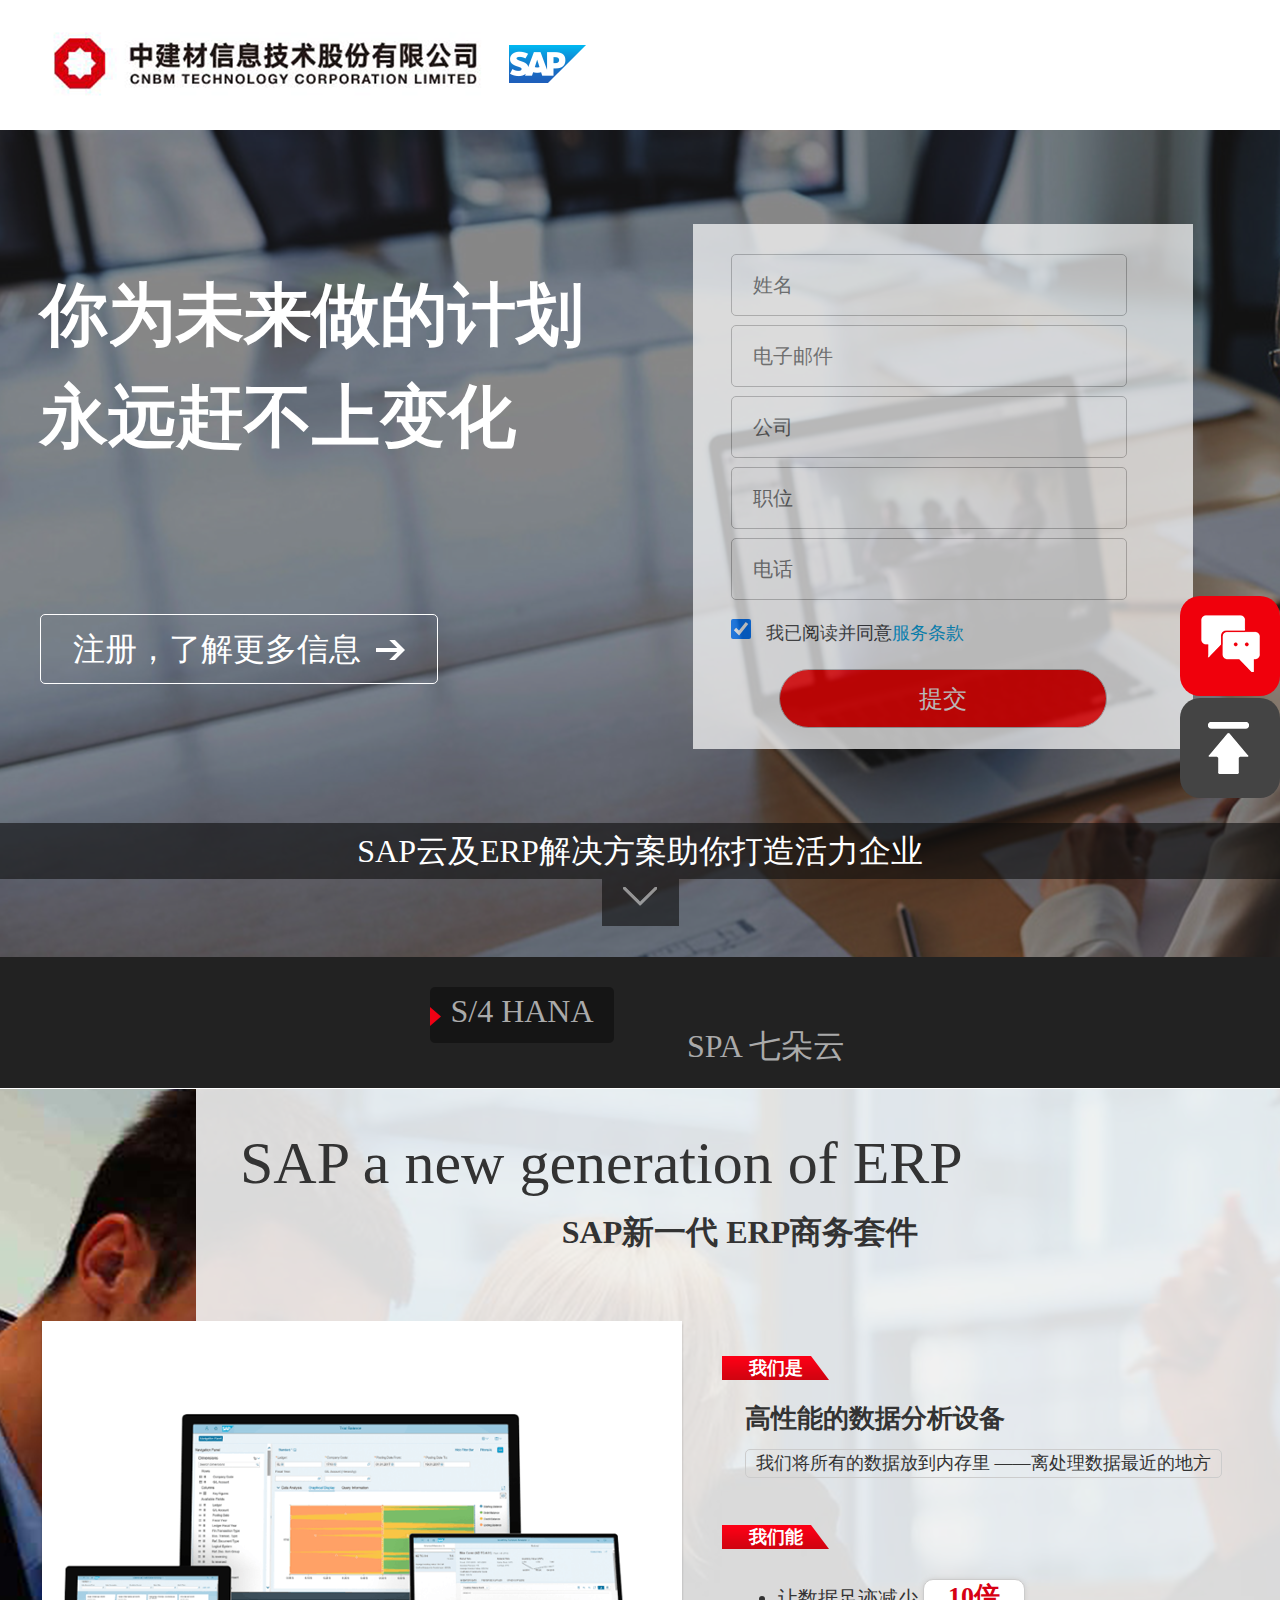
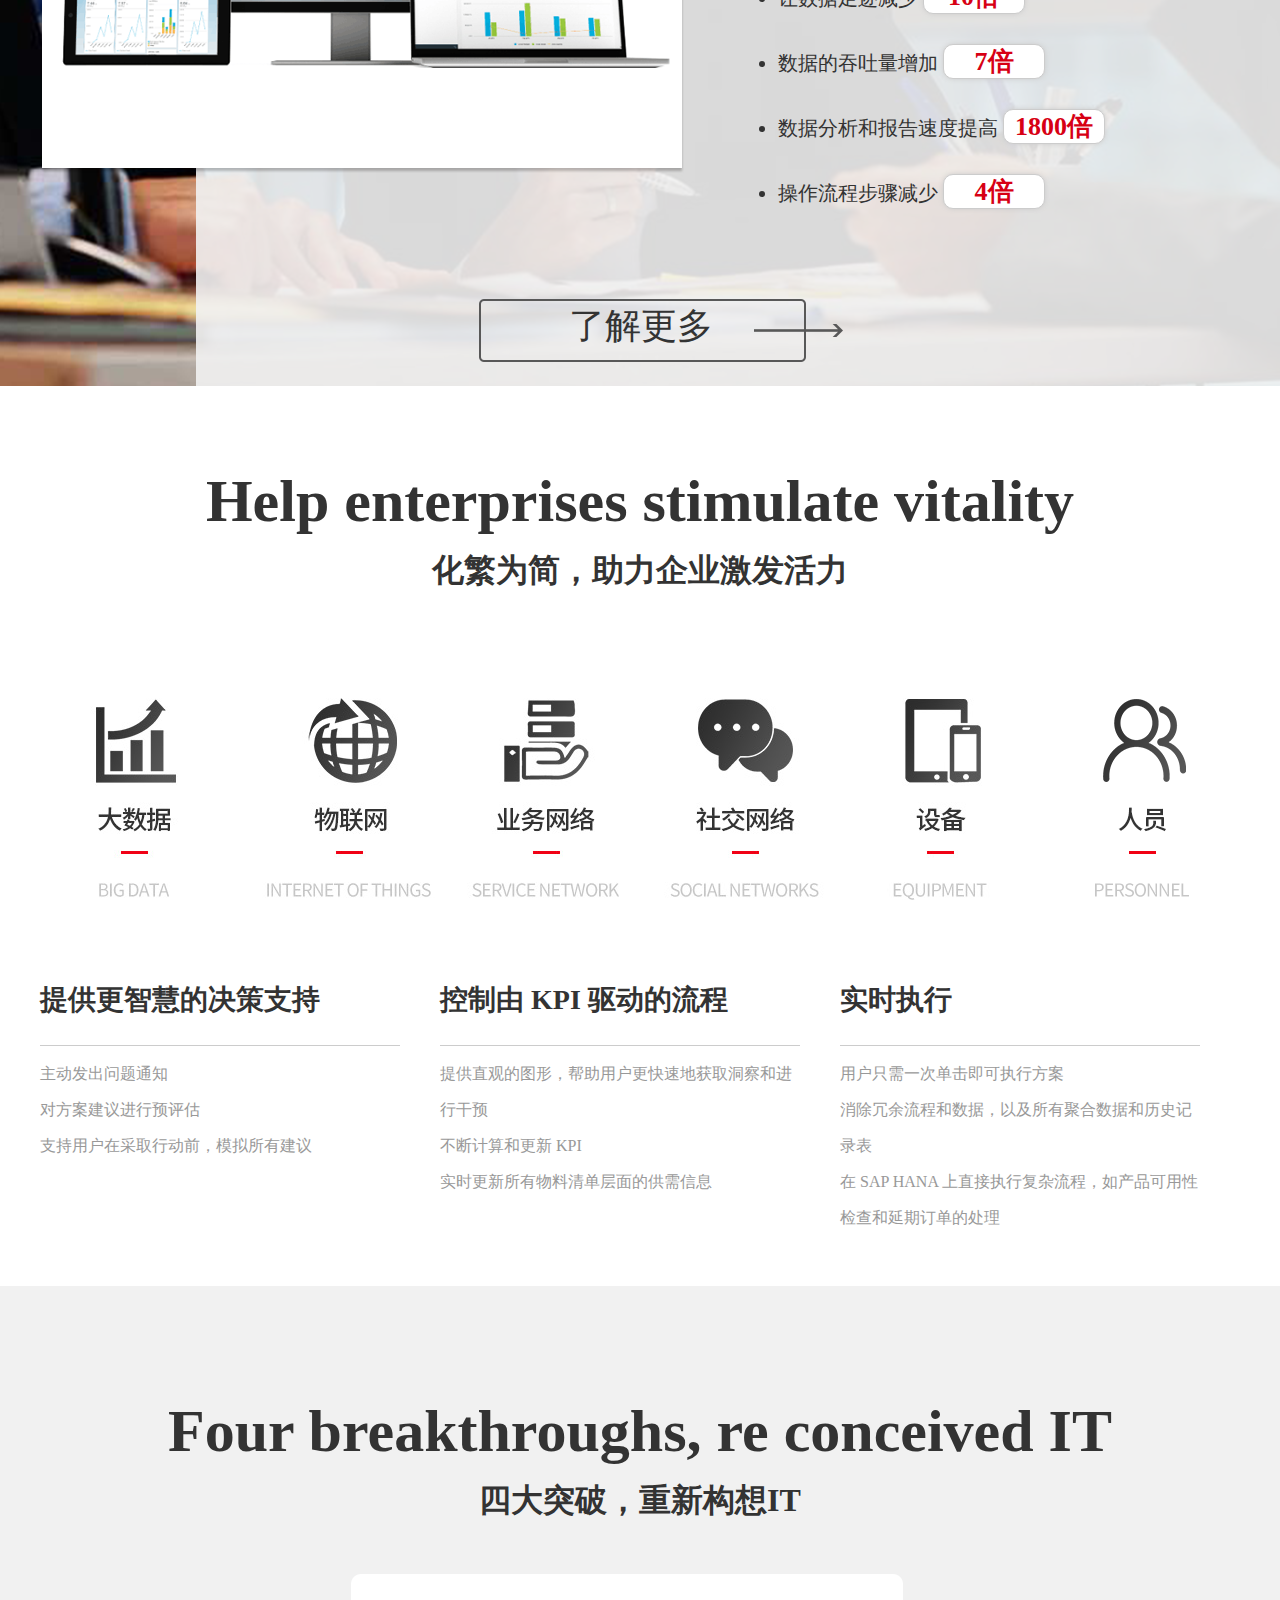
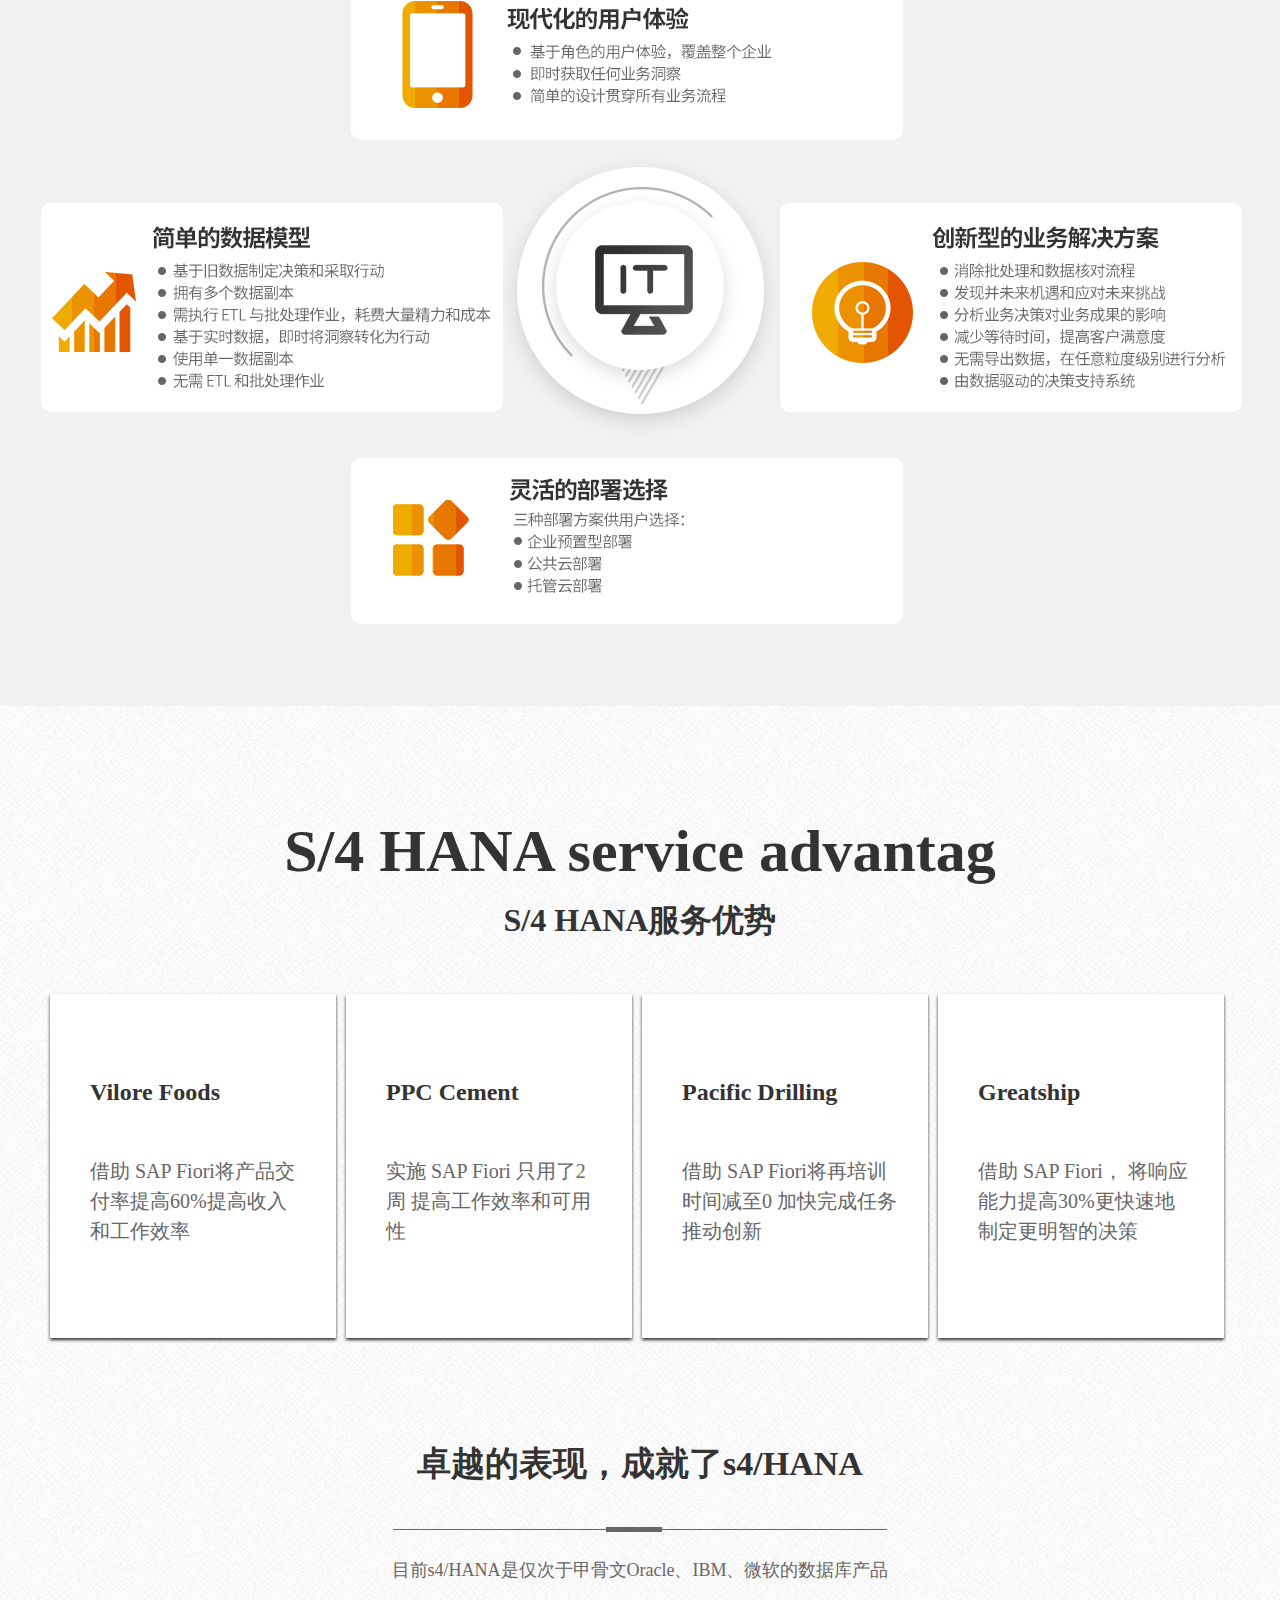
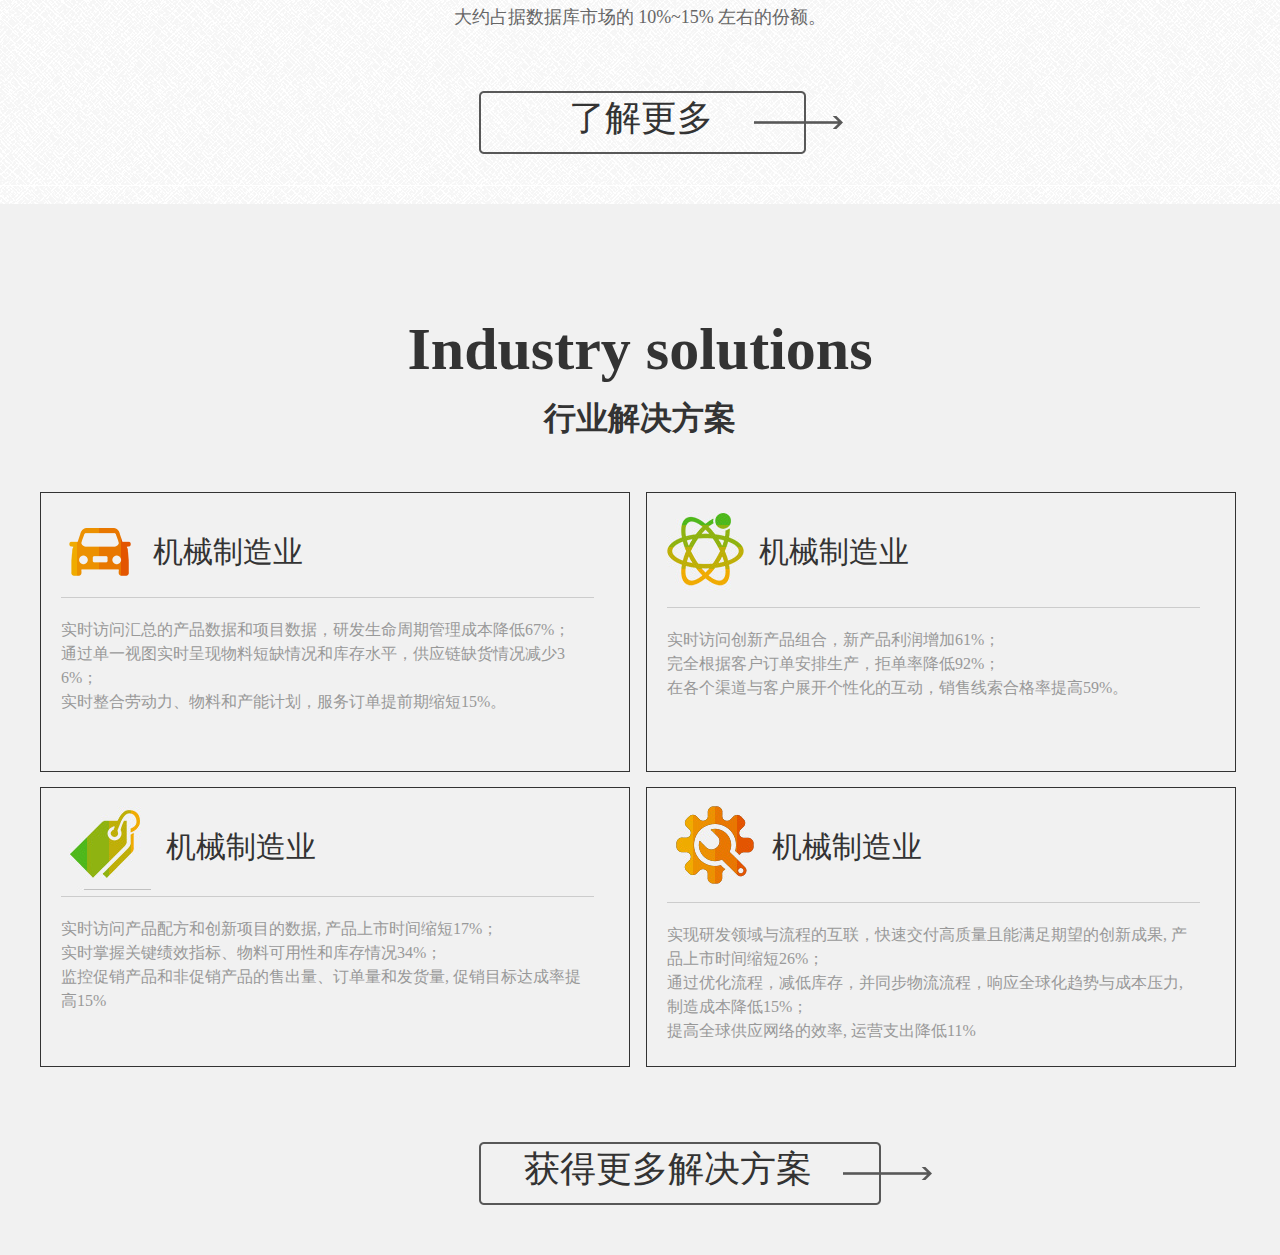
<file: zhongjian/index.html>
<!DOCTYPE html>
<html lang="en">
<head>
	<meta charset="UTF-8">
	<link rel="stylesheet" type="text/css" href="css/base.css">
	<link rel="stylesheet" type="text/css" href="css/style.css">
	<title>index</title>
</head>
<body>
	<div class="header">
		<a href="#">
			<h1><img src="images/logo.png" alt=""></h1>
		</a>
	</div>   
	<div class="banner">
		<div class="bannercontent clearfix">
			<div class="bannerleft fl">
				<h2>你为未来做的计划<br/>永远赶不上变化</h2>
				<div class="bannerbtn">
					<a href="#">注册，了解更多信息<img src="./images/left.png" alt=""></a>
				</div>
			</div>
			<div class="bannerright fr">
				<form action="">
					<p><input type="text"><span>姓名</span></p>
					<p class="email"><input type="text"><span>电子邮件</span></p>
					<p><input type="text"><span>公司</span></p>
					<p><input type="text"><span>职位</span></p>
					<p><input type="text"><span>电话</span></p>
					<p class="checked"><input type="checkbox" name="agree" value="同意" checked="checked"> <label for="agree">我已阅读并同意<a href="#">服务条款</a></label></p>
					<p class="sub tc"><input type="submit" value="提交"></p>
				</form>
			</div>
		</div>
		<div class="blackbox tc">
			SAP云及ERP解决方案助你打造活力企业
		</div>
		<div class="turnbottom tc">
			<a href="javascript:void(0)">
				<img src="./images/turnbottom.png" alt="">
			</a>
		</div>
		<!-- <img src="./images/banner_02.png" alt=""> -->
	</div>
	<div class="tabs clearfix">
		<div class="tabsbox">
			<ul>
				<li class="tab tab1 tabact fl">S/4 HANA</li>
				<li class="tab tab2 fl">SPA 七朵云</li>
			</ul>
			<div class="design none fl">
				<a href="#">咨询</a>
				<a href="#">注册</a>
			</div>
		</div>
	</div>
	<!-- S/4 HANA< -->
	<div class="hana tb">
		<div class="more">
			<div class="morebox">
				<h2>SAP a new generation of ERP</h2>
				<h3>SAP新一代 ERP商务套件</h3>
				<div class="clearfix">
					<div class="ccpic fl">
						<img src="./images/cc.png" alt="">
					</div>
					<div class="fl morecontent">
						<div class="moretop">
							<h4>我们是</h4>
							<h5>高性能的数据分析设备</h5>
							<p>我们将所有的数据放到内存里  ——离处理数据最近的地方</p>
						</div>
						<div class="morebottom">
							<h4>我们能</h4>
							<ul>
								<li>让数据足迹减少<span>10倍</span></li>
								<li>数据的吞吐量增加<span>7倍</span></li>
								<li>数据分析和报告速度提高<span>1800倍</span></li>
								<li>操作流程步骤减少<span>4倍</span></li>
							</ul>
						</div>

					</div>
				</div>
				<div class="learnmore">
					<a href="#">了解更多</a>
				</div>
			</div>
		</div>
		<div class="box2">
			<h2>Help enterprises stimulate vitality</h2>
			<h3>化繁为简，助力企业激发活力</h3>
			<ul class="box2icon">
				<li><img src="images/icon2_03.jpg" alt=""></li>
				<li><img src="./images/icon2_05.jpg" alt=""></li>
				<li><img src="./images/icon2_07.jpg" alt=""></li>
				<li><img src="./images/icon2_09.jpg" alt=""></li>
				<li><img src="./images/icon2_11.jpg" alt=""></li>
				<li><img src="./images/icon2_13.png" alt=""></li>
			</ul>
			<ul class="box2text">
				<li>
					<h4>提供更智慧的决策支持</h4>
					<p>主动发出问题通知</p>
					<p>对方案建议进行预评估</p> 
					<p>支持用户在采取行动前，模拟所有建议</p>
				</li>
				<li>
					<h4>控制由 KPI 驱动的流程</h4>
					<p>提供直观的图形，帮助用户更快速地获取洞察和进行干预</p>
					<p>不断计算和更新 KPI</p> 
					<p>实时更新所有物料清单层面的供需信息</p>
				</li>
				<li>
					<h4>实时执行</h4>
					<p>用户只需一次单击即可执行方案</p>
					<p>消除冗余流程和数据，以及所有聚合数据和历史记录表</p> 
					<p>在 SAP HANA 上直接执行复杂流程，如产品可用性检查和延期订单的处理</p>
				</li>
			</ul>
		</div>
		<div class="box3">
			<h2>Four breakthroughs, re conceived IT</h2>
			<h3>四大突破，重新构想IT</h3>
			<div class="ct">
				<img src="images/ct_21.png" alt="">
			</div>
		</div>
		<div class="box4">
			<div class="box4content">
				<h2>S/4 HANA service advantag</h2>
				<h3>S/4 HANA服务优势</h3>
				<ul class="clearfix">
					<li>
						<h4>Vilore Foods</h4>
						<p>借助 SAP Fiori将产品交付率提高60%提高收入和工作效率</p>
					</li>
					<li>
						<h4>PPC Cement</h4>
						<p>实施 SAP Fiori 只用了2 周 提高工作效率和可用性</p>
					</li>
					<li>
						<h4>Pacific Drilling</h4>
						<p>借助 SAP Fiori将再培训时间减至0 加快完成任务推动创新</p>
					</li>
					<li>
						<h4>Greatship</h4>
						<p>借助 SAP Fiori， 将响应能力提高30%更快速地制定更明智的决策</p>
					</li>
				</ul>
				<h5>卓越的表现，成就了s4/HANA</h5>
				<div class="box4bor"><img src="./images/border_03.png" alt=""></div>
				<p>目前s4/HANA是仅次于甲骨文Oracle、IBM、微软的数据库产品</p>
				<p>大约占据数据库市场的  10%~15%  左右的份额。</p>
				<div class="learnmore">
					<a href="#">了解更多</a>
				</div>
			</div>
		</div>
		<div class="box5">
			<div class="box5content">
				<h2>Industry solutions</h2>
				<h3>行业解决方案</h3>
				<ul>
					<li>
						<div class="box5top">
							<img src="images/icon2_10.png" alt="">
							<h4>机械制造业</h4>
						</div>
						<p>实时访问汇总的产品数据和项目数据，研发生命周期管理成本降低67%；</p>
						<p>通过单一视图实时呈现物料短缺情况和库存水平，供应链缺货情况减少36%；</p>
						<p>实时整合劳动力、物料和产能计划，服务订单提前期缩短15%。</p>
					</li>
					<li>
						<div class="box5top">
							<img src="images/icon2_15.jpg" alt="">
							<h4>机械制造业</h4>
						</div>
						<p>实时访问创新产品组合，新产品利润增加61%；</p>
						<p>完全根据客户订单安排生产，拒单率降低92%；</p>
						<p>在各个渠道与客户展开个性化的互动，销售线索合格率提高59%。</p>
					</li>
					<li>
						<div class="box5top">
							<img src="images/icon2_19.jpg" alt="">
							<h4>机械制造业</h4>
						</div>
						<p>实时访问产品配方和创新项目的数据, 产品上市时间缩短17%；</p>
						<p>实时掌握关键绩效指标、物料可用性和库存情况34%；</p>
						<p>监控促销产品和非促销产品的售出量、订单量和发货量, 促销目标达成率提高15%</p>
					</li>
					<li>
						<div class="box5top">
							<img src="images/icon2_13.jpg" alt="">
							<h4>机械制造业</h4>
						</div>
						<p>实现研发领域与流程的互联，快速交付高质量且能满足期望的创新成果, 产品上市时间缩短26%；</p>
						<p>通过优化流程，减低库存，并同步物流流程，响应全球化趋势与成本压力, 制造成本降低15%；</p>
						<p>提高全球供应网络的效率, 运营支出降低11%</p>
					</li>
				</ul>
				<div class="learnmore getmore">
					<a href="#">获得更多解决方案</a>
				</div>
			</div>
		</div>
	</div>
	<!-- SPA 七朵云 -->
	<div class="spa none tb">
		<div class="spabox">
			<div class="clearfix">
				<div class="yun">
					<a href="javascript:void(0)" class="smartbtn"></a>
					<a href="javascript:void(0)" class="shoppingbtn"></a>
					<a href="javascript:void(0)" class="travelbtn"></a>
					<a href="javascript:void(0)" class="hrbtn"></a>
					<a href="javascript:void(0)" class="sellbtn"></a>
					<a href="javascript:void(0)" class="platformbtn"></a>
					<a href="javascript:void(0)" class="analysisbtn"></a>
				</div>
				<div class="yuncontent">
					<h2>SAP Cloud Platform Paas</h2>
					<div class="clearfix">
						<h3>平台云</h3>
						<div class="yuncontentborder"></div>
					</div>
					<div class="yunct">
						<h4>开放的平台即服务(PaaS)的解决方案</h4>
						<p>SAP HANA 晕平台基于开放标准构建，支持企业利用已掌握的开发技能，比如JavaScript和HTML5，开发支持移动设备的现代化轻量级云应用</p>
						<p>SAP HANA平台利用内存计算机技术，转变了事物处理、分析处理、文本分析、预测分析和空间处理模式，从而帮助企业实现数字化转型</p>
					</div>
				</div>
			</div>
			<div class="learnmore yunmore">
				<a href="#">了解更多</a>
			</div>
		</div>

		<div class="yuntabs">
			<div class="yuntabsbox">
				<a href="avascript:void(0)" class="tleft"><img src="images/lt.png" alt=""></a>
				<ul class="first">
					<li>
					<!--<img src="images/yun1.png" alt="">
						<h3>中小企业云</h3>
						<p></p>
						<h4>S\AP Busness by Design</h4> -->
					</li>
					<li>
					<!--<img src="images/yun2.png" alt="">
						<h3>采购云</h3>
						<p></p>
						<h4>SAP Ariba Network</h4> -->
					</li>
					<li>
					<!--<img src="images/yun3.png" alt="">
						<h3>差旅云</h3>
						<p></p>
						<h4>SAP Concur</h4> -->
					</li>
					<li>
					<!--<img src="images/yun4.png" alt="">
						<h3>HR云</h3>
						<p></p>
						<h4>SAP Success Factors </h4> -->
					</li>
					<li>
					<!--<img src="images/yun5.png" alt="">
						<h3>营销云</h3>
						<p></p>
						<h4>personnel</h4> -->
					</li>
					<div></div>
					<div class="final"></div>
				</ul>
				<a href="avascript:void(0)" class="tright"><img src="images/rt.png" alt=""></a>
				<div class="tri"></div>
			</div>
		</div>
		<!-- 中小企业云 -->
		<div class="smartyun cloud">
			<div class="person">
				<div class="personbox tc">
					<h2>SAP Business One </h2>
					<h3>中小企业的成长引擎</h3>
					<h4>SAP Business by Design</h4>
					<a href="#">了解更多</a>
				</div>
			</div>
			<div class="managerbox">
				<div class="manage">
					<h2>Tailored cloud ERP</h2>
					<h3>专为医疗器械行业中小型企业量身定制的云ERP</h3>
					<ul>
						<li>
							<div class="manacontent-top">
								<img src="images/icon_73.png" alt="">
								<h4>SAP 云端构架的ERP解决方案</h4>
							</div>
							<div class="manacontent">
								<span></span>
								<div class="manacontent-text">
									<p>实时洞察企业业务，帮助企业优化从前端到后端的业务运营；可扩展、可开发、可集成，提供全渠道管理的一揽子解决方案；按需使用、随需应变，支持移动端应用，方便快捷。</p>
								</div>
							</div>
						</li>
						<li>
							<div class="manacontent-top">
								<img src="images/icon_86.png" alt="">
								<h4>中小型企业的数字化核心</h4>
							</div>
							<div class="manacontent">
								<span></span>
								<div class="manacontent-text">
									<p>帮助中小型企业改善财务数据，降低库存，提高销售数字和客户满意度。同时随着业务扩张，客户和供应商增多的情况下，扩展数字化核心：将供应商，客户和员工全面集成，降低企业内耗成本，提升营业额。</p>
								</div>
							</div>
						</li>
						<li>
							<div class="manacontent-top">
								<img src="images/icon_33.png" alt="">
								<h4>提高企业运营效率</h4>
							</div>
							<div class="manacontent">
								<span></span>
								<div class="manacontent-text">
									<p>有效控制您的运营成本，实现精细化管理；缩短您的产品销售周期，加快采购订单周期，提高库存周转率；确保符合行业生产运营合规；灵活部署，适应企业快速发展</p>
								</div>
							</div>
						</li>
					</ul>
					<div class="learnmore yunmore">
						<a href="#">了解更多</a>
					</div>
				</div>
			</div>
		</div>
		<!--采购云 -->
		<div class="shoppingyun none cloud">
			<div class="person">
				<div class="personbox tc">
					<h2>SAP Ariba </h2>
					<h3>让采购更卓越</h3>
					<h4>SAP Ariba Network</h4>
					<a href="#">了解更多</a>
				</div>
			</div>
			<div class="managerbox">
				<div class="manage">
					<h2>Enjoy the advantages of the cloud</h2>
					<h3>尽享云端优势 达成卓越采购</h3>
					<ul>
						<li>
							<div class="manacontent-top">
								<img src="images/icon_60.png" alt="">
								<h4>尽享云端优势 达成卓越采购</h4>
							</div>
							<div class="manacontent">
								<span></span>
								<div class="manacontent-text">
									<p>面向买家和供应商的云端采购解决方案供应商规模最大、全球化程度最高的 B2B 业务网络。每年有超过250万家互联企业在这里达成1.25万亿美元的交易。</p>
								</div>
							</div>
						</li>
						<li>
							<div class="manacontent-top">
								<img src="images/icon_35.png" alt="">
								<h4>方案集成</h4>
							</div>
							<div class="manacontent">
								<span></span>
								<div class="manacontent-text">
									<p>SAP Ariba 是唯一一家能与SAP ERP和SAP S/4HANA (下一代商务套件)实现真正双向集成的云解决方案供应商。  SAPAriba采购云解决方案与SAP解决方案之间的集成流程多大100余个，超过5000个 SAP Ariba选项能与SAP核心解决方案相集成。</p>
								</div>
							</div>
						</li>
						<li>
							<div class="manacontent-top">
								<img src="images/icon_27.png" alt="">
								<h4>全面贯彻方案执行</h4>
							</div>
							<div class="manacontent">
								<span></span>
								<div class="manacontent-text">
									<p>全方位审视企业，为企业解读云解决方案如何帮助其利用各种工具，以十倍于传统流程的速度实现互联、开展协作，紧跟永不停歇的变化。</p>
								</div>
							</div>
						</li>
					</ul>
					<div class="learnmore yunmore">
						<a href="#">了解更多</a>
					</div>
				</div>
			</div>
		</div>
		<!-- 差旅云 -->
		<div class="travelyun none cloud">
			<div class="person">
				<div class="personbox tc">
					<h3>全自动化差旅与费用管理系统</h3>
					<h4>SAP Concu</h4>
					<a href="#">了解更多</a>
				</div>
			</div>
			<div class="managerbox">
				<div class="manage">
					<h2>Enjoy the advantages of the cloud</h2>
					<h3>尽享云端优势 达成卓越采购</h3>
					<ul>
						<li>
							<div class="manacontent-top">
								<img src="images/icon_64.png" alt="">
								<h4>整合 </h4>
							</div>
							<div class="manacontent">
								<span></span>
								<div class="manacontent-text">
									<p>Concur 与 ERP、财务系统及信用卡的即时整合，简化员工报销流程和减少人为错误的机会。</p>
								</div>
							</div>
						</li>
						<li>
							<div class="manacontent-top">
								<img src="images/icon_68.png" alt="">
								<h4>统一</h4>
							</div>
							<div class="manacontent">
								<span></span>
								<div class="manacontent-text">
									<p>在同一个平台上，统一管理国内以至海外的国际团队的费用报销，Concur 可因应不同地区的需要及政策而定制流程。</p>
								</div>
							</div>
						</li>
						<li>
							<div class="manacontent-top">
								<img src="images/icon_77.png" alt="">
								<h4>及时</h4>
							</div>
							<div class="manacontent">
								<span></span>
								<div class="manacontent-text">
									<p>已有 57% *的中国企业采用了移动应用来优化差旅及费用管理体验。Concur 移动应用让员工可随时随地创建、提交或审批报销。</p>
								</div>
							</div>
						</li>
						<li>
							<div class="manacontent-top">
								<img src="images/icon_80.png" alt="">
								<h4>视监</h4>
							</div>
							<div class="manacontent">
								<span></span>
								<div class="manacontent-text">
									<p>Concur 可按企业所需要而定制报告，让您拥有企业开支的洞察力，监察违规行为和了解员工消费模式。</p>
								</div>
							</div>
						</li>
					</ul>
					<div class="learnmore yunmore">
						<a href="#">了解更多</a>
					</div>
				</div>
			</div>
		</div>
		<!-- hr云 -->
		<div class="hryun none cloud">
			<div class="person">
				<div class="personbox tc">
					<h2>以人为本</h2>
					<h3>赋能HR知“云”善任</h3>
					<h4>SAP Success Factors</h4>
					<a href="#">了解更多</a>
				</div>
			</div>
			<div class="managerbox">
				<div class="manage">
					<h2>S/4 HANA service advantag</h2>
					<h3>S/4 HANA服务优势</h3>
					<ul>
						<li>
							<div class="manacontent-top">
								<img src="images/mana1.png" alt="">
								<h4>核心人力资源及薪资核算</h4>
							</div>
							<div class="manacontent">
								<span></span>
								<div class="manacontent-text">
									<p>组织管理</p>
									<p>员工和事务</p>
									<p>薪资核算处理</p>
									<p>HR 共享服务</p>
									<p>外部劳动力管理</p>
								</div>
							</div>
						</li>
						<li>
							<div class="manacontent-top">
								<img src="images/mana2.png" alt="">
								<h4>学习和发展</h4>
							</div>
							<div class="manacontent">
								<span></span>
								<div class="manacontent-text">
									<p>学习</p>
									<p>继任与发展</p>
									<p>协作</p>
								</div>
							</div>
						</li>
						<li>
							<div class="manacontent-top">
								<img src="images/mana3.png" alt="">
								<h4>绩效和薪酬</h4>
							</div>
							<div class="manacontent">
								<span></span>
								<div class="manacontent-text">
									<p>绩效和目标</p>
									<p>调薪管理</p>
								</div>
							</div>
						</li>
						<li>
							<div class="manacontent-top">
								<img src="images/mana4.png" alt="">
								<h4>招聘和入职</h4>
							</div>
							<div class="manacontent">
								<span></span>
								<div class="manacontent-text">
									<p>招聘</p>
									<p>入职</p>
								</div>
							</div>
						</li>
						<li>
							<div class="manacontent-top">
								<img src="images/mana5.png" alt="">
								<h4>工时与考勤管理</h4>
							</div>
							<div class="manacontent">
								<span></span>
								<div class="manacontent-text">
									<p>缺勤管理</p>
									<p>考勤表</p>
									<p>工时记录</p>
									<p>劳动力管理</p>
								</div>
							</div>
						</li>
						<li>
							<img src="images/mana6.png" alt="">
							<h4>劳动力计划与分析</h4>
							<div class="manacontent">
								<span></span>
								<div class="manacontent-text">
									<p>劳动力分析</p>
									<p>劳动力计划</p>
									<p>数字化董事会议厅</p>
								</div>
							</div>
						</li>
					</ul>
					<div class="learnmore yunmore">
						<a href="#">了解更多</a>
					</div>
				</div>
			</div>
		</div>
		<!-- 营销云 -->
		<div class="sellyun none cloud">
			<div class="person">
				<div class="personbox tc">
					<h2>借助 SAP Hybris 解决方案</h2>
					<h3>打造全渠道客户体验</h3>
					<h4>SAP Hybris Cloud for Customer</h4>
					<a href="#">了解更多</a>
				</div>
			</div>
			<div class="managerbox">
				<div class="manage">
					<h2>With cloud platform and data platform</h2>
					<h3>借助云平台和数据平台，够重新定义企业的运营方式。</h3>
					<ul>
						<li>
							<div class="manacontent-top">
								<img src="images/icon_19.png" alt="">
								<h4>收入</h4>
							</div>
							<div class="manacontent">
								<span></span>
								<div class="manacontent-text">
									<p>内存数据管理</p>
									<p>云 Hadoop 和 Spark </p>
									<p>内存 SQL on Hadoop</p>
									<p>由数据驱动的独特洞察</p>
								</div>
							</div>
						</li>
						<li>
							<div class="manacontent-top">
								<img src="images/icon_11.png" alt="">
								<h4>销售</h4>
							</div>
							<div class="manacontent">
								<span></span>
								<div class="manacontent-text">
									<p>数据库服务</p>
									<p>机器学习和高级分析处理</p>
									<p>应用开发</p>
									<p>数据访问</p>
									<p>数据管理</p>
									<p>安全性</p>

								</div>
							</div>
						</li>
						<li>
							<div class="manacontent-top">
								<img src="images/icon_03.png" alt="">
								<h4>客户服务</h4>
							</div>
							<div class="manacontent">
								<span></span>
								<div class="manacontent-text">
									<p>综合性自助服务</p>
									<p>随时随地提供客户服务</p>
									<p>综合性现场服务</p>
								</div>
							</div>
						</li>
						<li>
							<div class="manacontent-top">
								<img src="images/icon_06.png" alt="">
								<h4>市场营销</h4>
							</div>
							<div class="manacontent">
								<span></span>
								<div class="manacontent-text">
									<p>动态客户资料创建</p>
									<p>客户细分与营销活动管理</p>
									<p>商务营销</p>
									<p>忠诚度管理</p>
									<p>市场营销资源管理</p>
									<p>市场营销分析</p>
									<!-- <p>营销线索管理</p> -->
								</div>
							</div>
						</li>
						<li>
							<div class="manacontent-top">
								<img src="images/icon_15.png" alt="">
								<h4>商务</h4>
							</div>
							<div class="manacontent">
								<span></span>
								<div class="manacontent-text">
									<p>B2B 和 B2C 商务</p>
									<p>产品内容和目录管理</p>
									<p>打造基于情境的体验</p>
									<p>基于情境的商品促销</p>
									<p>中小型企业商务</p>			
								</div>
							</div>
						</li>
					</ul>
					<div class="learnmore yunmore">
						<a href="#">了解更多</a>
					</div>
				</div>
			</div>
		</div>
		<!-- 分析云 -->
		<div class="analysisyun none cloud">
			<div class="person">
				<div class="personbox tc">
					<h2>面向数字化企业的</h2>
					<h3>现代化商务分析解决方案</h3>
					<h4>SAP Analytice Cloud</h4>
					<a href="#">了解更多</a>
				</div>
			</div>
			<div class="managerbox">
				<div class="manage">
					<h2>Enjoy the advantages of the cloud</h2>
					<h3>尽享云端优势 达成卓越采购</h3>
					<ul>
						<li>
							<div class="manacontent-top">
								<img src="images/icon_56.png" alt="">
								<h4>商务智能</h4>
							</div>
							<div class="manacontent">
								<span></span>
								<div class="manacontent-text">
									<p>商务智能平台</p>
									<p>数据可视化和数据分析</p>
									<p>仪表盘</p>
									<p>移动商务分析</p>
									<p>报告生成</p>
								</div>
							</div>
						</li>
						<li>
							<div class="manacontent-top">
								<img src="images/icon_30.png" alt="">
								<h4>预测分析</h4>
							</div>
							<div class="manacontent">
								<span></span>
								<div class="manacontent-text">
									<p>预测性数据建模</p>
									<p>预测数据管理</p>
									<p>模型管理</p>
									<p>评分</p>
									<p>网络和联系的预测分析</p>
								</div>
							</div>
						</li>
						<li>
							<div class="manacontent-top">
								<img src="images/icon_41.png" alt="">
								<h4>企业绩效管理</h4>
							</div>
							<div class="manacontent">
								<span></span>
								<div class="manacontent-text">
									<p>战略管理</p>
									<p>计划、预算和预测</p>
									<p>盈利能力和成本管理</p>
									<p>财务合并</p>
									<p>企业报告和披露</p>
								</div>
							</div>
						</li>
					</ul>
					<div class="learnmore yunmore">
						<a href="#">了解更多</a>
					</div>
				</div>
			</div>
		</div>
		<!-- 平台云 -->
		<div class="platformyun none cloud">
			<div class="person">
				<div class="personbox tc">
					<h3>定义企业运营新方式</h3>
					<h4>SAP Cloud Platform</h4>
					<a href="#">了解更多</a>
				</div>
			</div>
			<div class="managerbox">
				<div class="manage">
					<h2>Management of Modern Staff</h2>
					<h3>借助云平台和数据平台，够重新定义企业的运营方式。</h3>
					<ul>
						<li>
							<div class="manacontent-top">
								<img src="images/icon_83.png" alt="">
								<h4>大数据</h4>
							</div>
							<div class="manacontent">
								<span></span>
								<div class="manacontent-text">
									<p>内存数据管理</p>
									<p>云 Hadoop 和 Spark</p>
									<p>内存 SQL on Hadoop</p>
									<p>由数据驱动的独特洞察</p>
								</div>
							</div>
						</li>
						<li>
							<div class="manacontent-top">
								<img src="images/icon_18.png" alt="">
								<h4>数据仓储</h4>
							</div>
							<div class="manacontent">
								<span></span>
								<div class="manacontent-text">
									<p>集成数据仓库应用</p>
									<p>本地 SQL 数据仓库开发</p>
									<p>数据集市、数据湖、数据仓库</p>
									<p>多温数据存储选项</p>								
								</div>
							</div>
						</li>
						<li>
							<div class="manacontent-top">
								<img src="images/icon_48.png" alt="">
								<h4>企业信息管理</h4>
							</div>
							<div class="manacontent">
								<span></span>
								<div class="manacontent-text">
									<p>信息治理</p>
									<p>主数据管理</p>
									<p>数据质量和数据整合</p>
									<p>内容管理</p>
									<p>元数据管理和企业架构</p>								
								</div>
							</div>
						</li>
						<li>
							<div class="manacontent-top">
								<img src="images/icon_13.png" alt="">
								<h4>应用集成与基础架构</h4>
							</div>
							<div class="manacontent">
								<span></span>
								<div class="manacontent-text">
									<p>集成技术平台</p>
									<p>流程集成、协调和分析</p>
									<p>架构管理和配置</p>
									<p>界面实施与管理</p>
								</div>
							</div>
						</li>
						<li>
							<div class="manacontent-top">
								<img src="images/icon_76.png" alt="">
								<h4>工时与考勤管理</h4>
							</div>
							<div class="manacontent">
								<span></span>
								<div class="manacontent-text">
									<p>数据库服务</p>
									<p>机器学习和高级分析处理</p>
									<p>应用开发</p>
									<p>数据访问</p>
									<p>数据管理</p>
									<p>安全性</p>
								</div>
							</div>
						</li>
						<li>
							<div class="manacontent-top">
								<img src="images/icon_21.png" alt="">
								<h4>SAP Cloud Platform</h4>
							</div>
							<div class="manacontent">
								<span></span>
								<div class="manacontent-text">
									<p>加速应用开发</p>
									<p>移动应用和客户数字化体验</p>
									<p>业务转型流程</p>
									<p>嵌入式高级分析功能</p>
									<p>创新型大数据、物联网和机器</p>
									<p>学习解决方案</p>

								</div>
							</div>
						</li>
					</ul>
					<div class="learnmore yunmore">
						<a href="#">了解更多</a>
					</div>
				</div>
			</div>
		</div>
	</div>
	<div class="sidebtn">
		<div class="linkwx"><a href="javascript:void(0)"><img src="images/wx.png" alt=""></a></div>
		<div class="backtop"><a href="javascript:void(0)"><img src="images/top.png" alt=""></a></div>
	</div>
	<script src="js/jquery-1.7.min.js"></script>
	<script src="js/pc.js"></script>
</body>
</html>
</file>
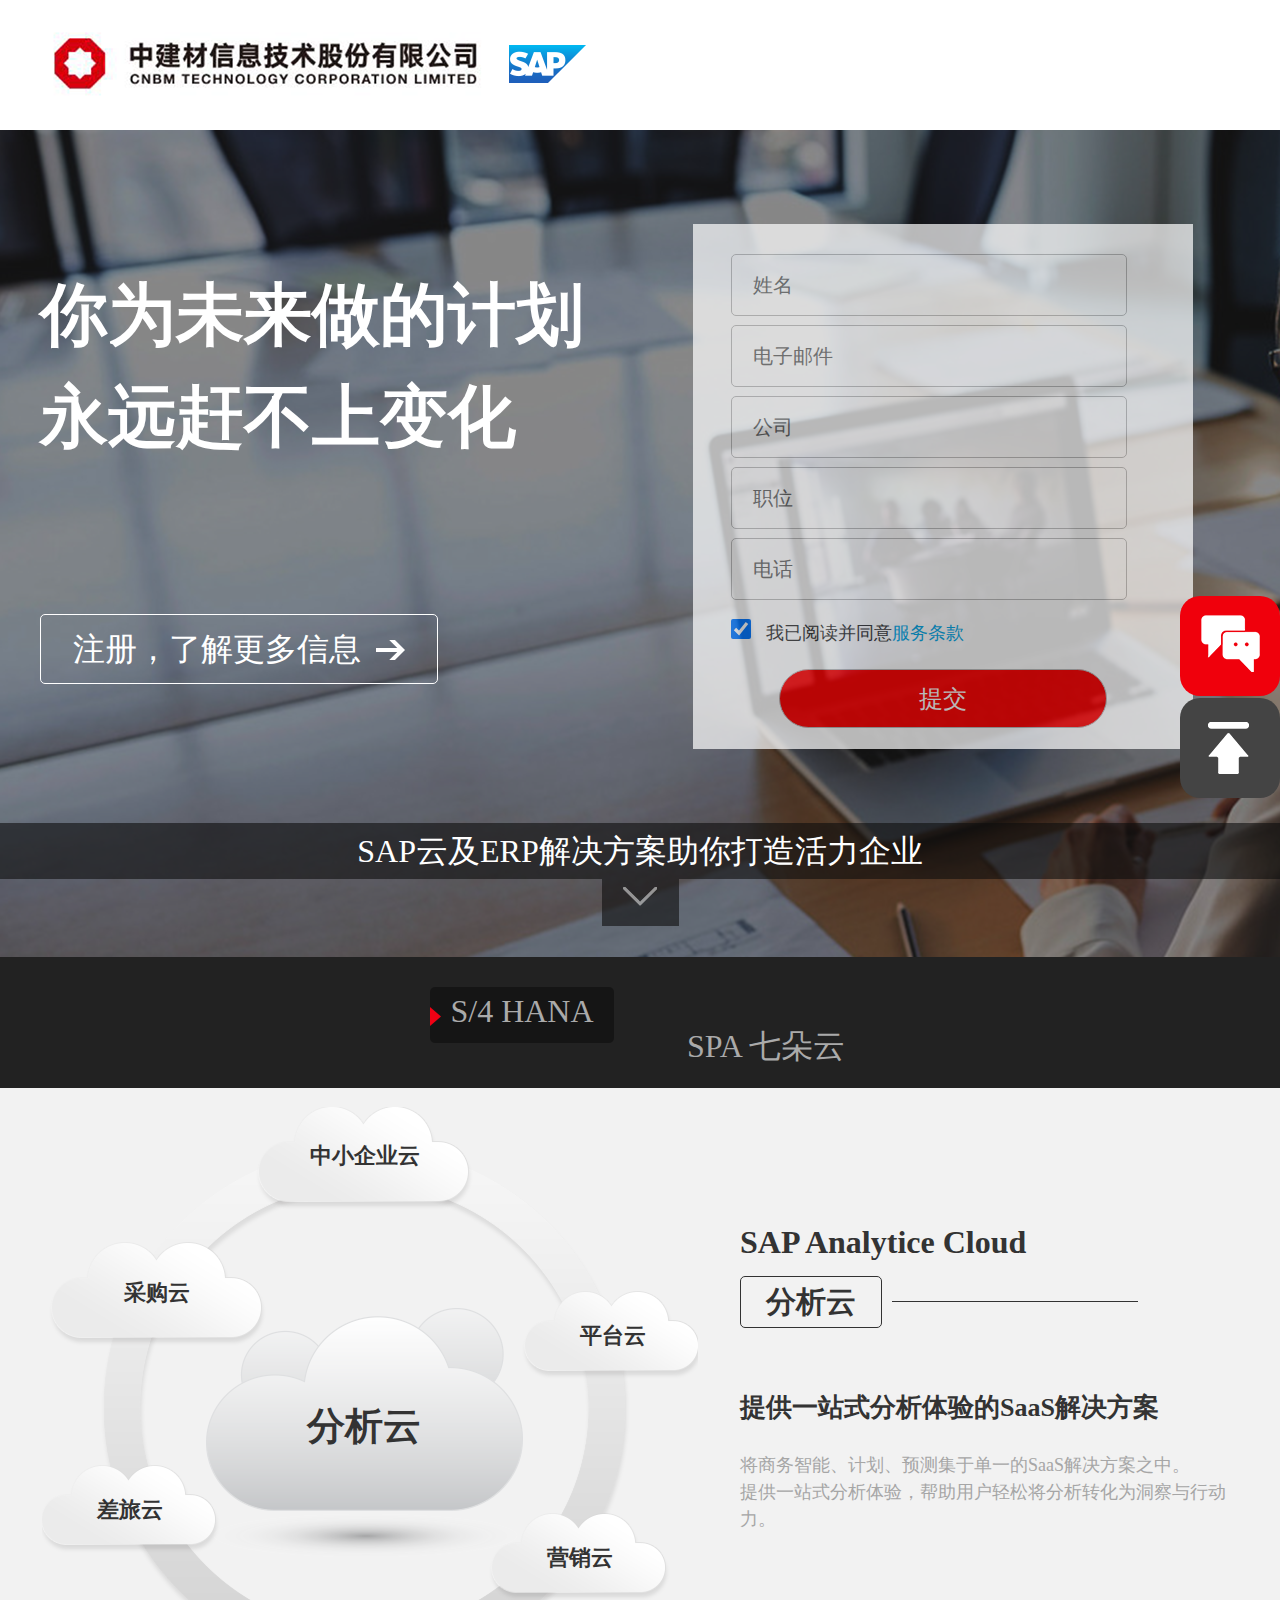
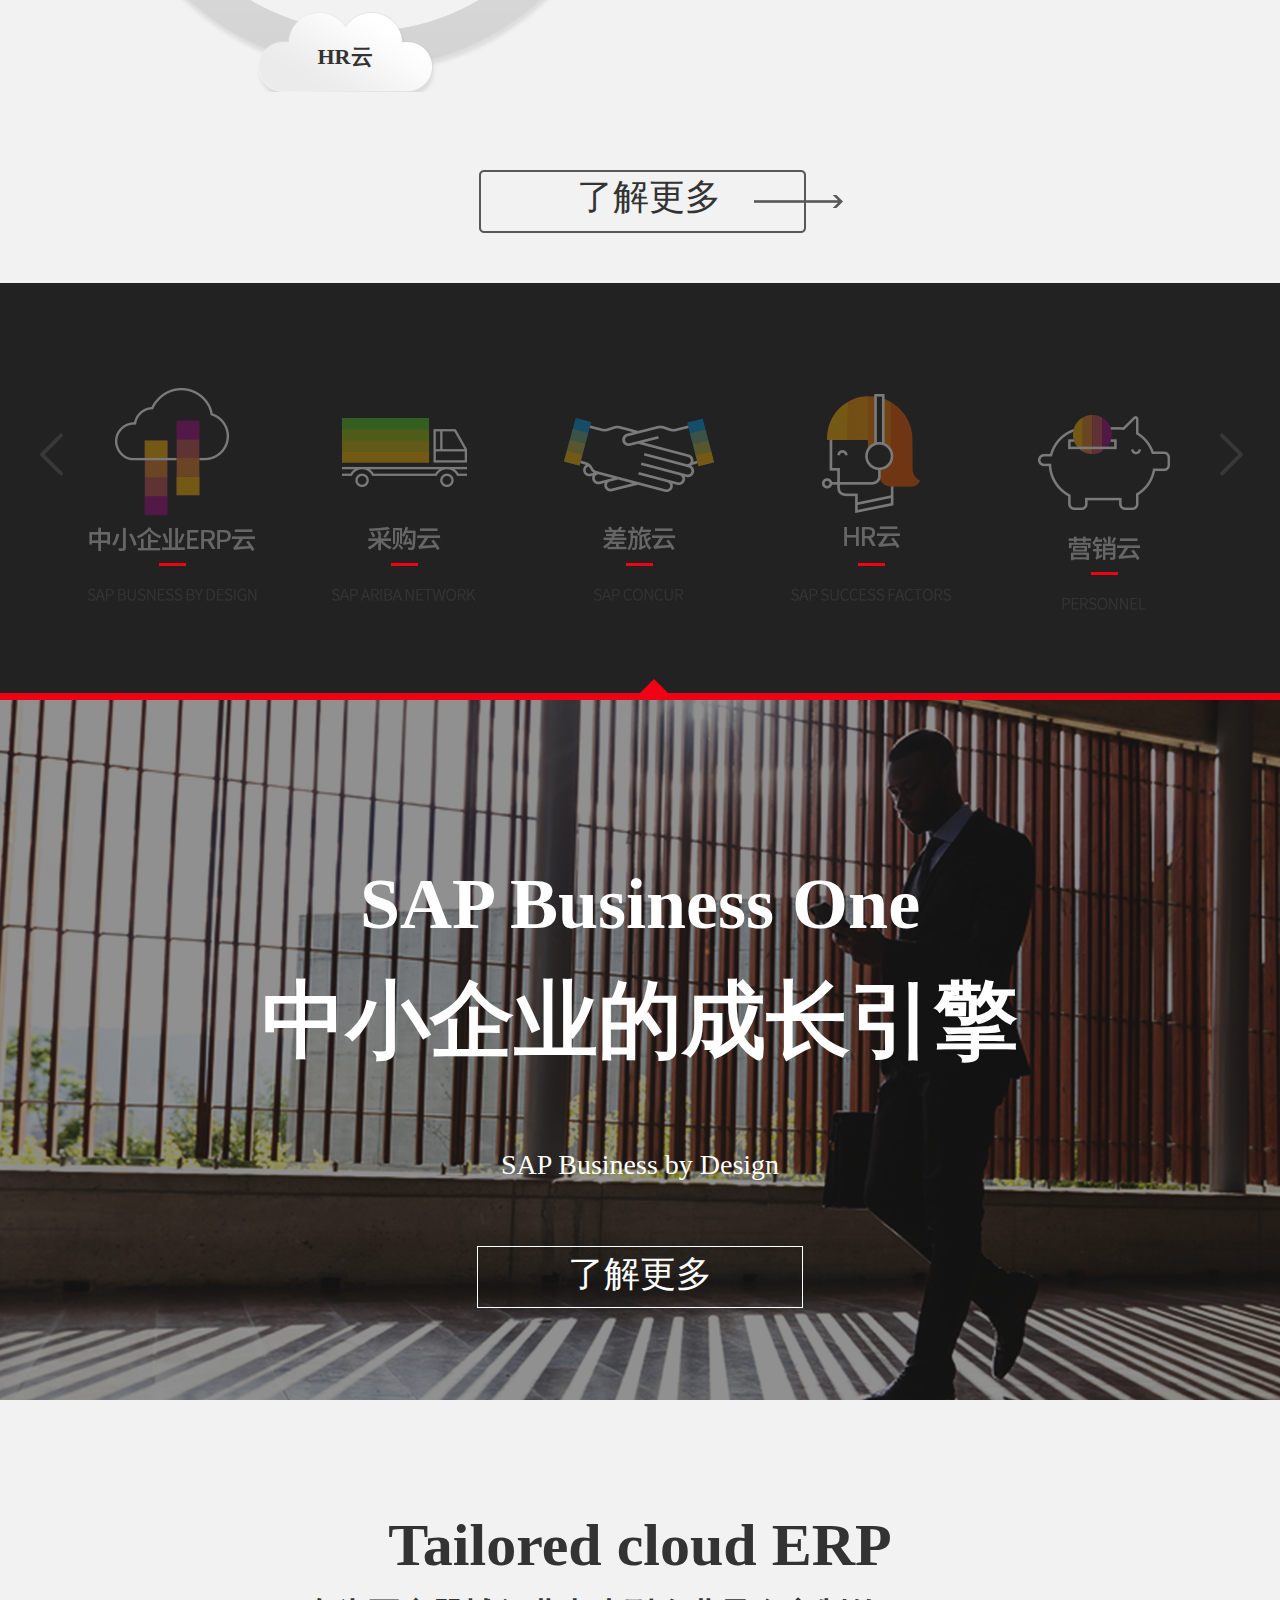
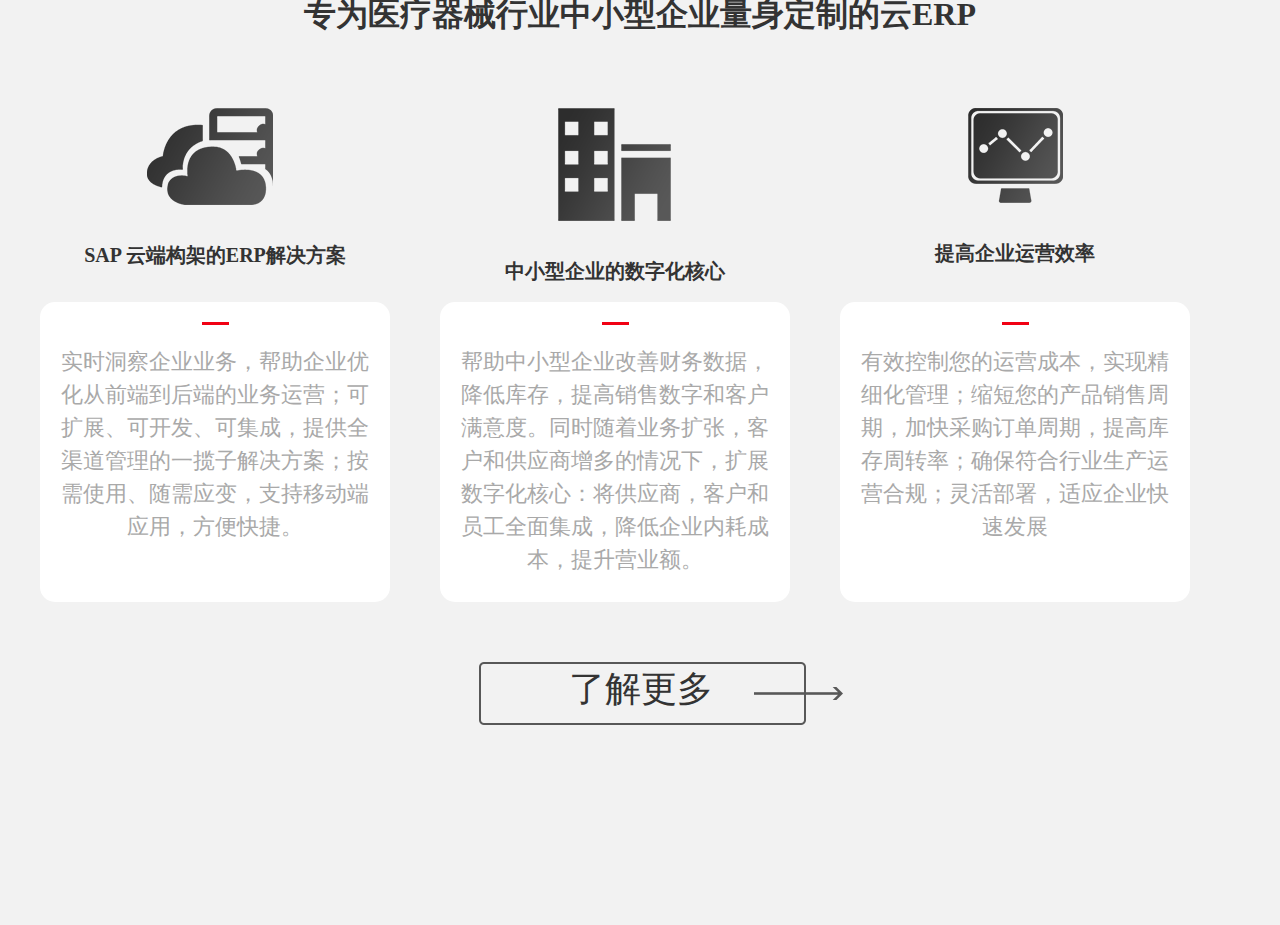
<file: 20171205/zhongjian/index.html>
<!DOCTYPE html>
<html lang="en">
<head>
	<meta charset="UTF-8">
	<link rel="stylesheet" type="text/css" href="css/base.css">
	<link rel="stylesheet" type="text/css" href="css/style.css">
	<title>index</title>
</head>
<body>
	<div class="header">
		<a href="#">
			<h1><img src="images/logo.png" alt=""></h1>
		</a>
	</div>
	<div class="banner">
		<div class="bannercontent clearfix">
			<div class="bannerleft fl">
				<h2>你为未来做的计划<br/>永远赶不上变化</h2>
				<div class="bannerbtn">
					<a href="#">注册，了解更多信息<img src="./images/left.png" alt=""></a>
				</div>
			</div>
			<div class="bannerright fr">
				<form action="">
					<p><input type="text"><span>姓名</span></p>
					<p class="email"><input type="text"><span>电子邮件</span></p>
					<p><input type="text"><span>公司</span></p>
					<p><input type="text"><span>职位</span></p>
					<p><input type="text"><span>电话</span></p>
					<p class="checked"><input type="checkbox" name="agree" value="同意" checked="checked"> <label for="agree">我已阅读并同意<a href="#">服务条款</a></label></p>
					<p class="sub tc"><input type="submit" value="提交"></p>
				</form>
			</div>
		</div>
		<div class="blackbox tc">
			SAP云及ERP解决方案助你打造活力企业
		</div>
		<div class="turnbottom tc">
			<a href="javascript:void(0)">
				<img src="./images/turnbottom.png" alt="">
			</a>
		</div>
		<!-- <img src="./images/banner_02.png" alt=""> -->
	</div>
	<div class="tabs clearfix">
		<div class="tabsbox">
			<ul>
				<li class="tab tab1 tabact fl">S/4 HANA</li>
				<li class="tab tab2 fl">SPA 七朵云</li>
			</ul>
			<div class="design none fl">
				<a href="#">咨询</a>
				<a href="#">注册</a>
			</div>
		</div>
	</div>
	<!-- S/4 HANA< -->
	<div class="hana none tb">
		<div class="more">
			<div class="morebox">
				<h2>SAP a new generation of ERP</h2>
				<h3>SAP新一代 ERP商务套件</h3>
				<div class="clearfix">
					<div class="ccpic fl">
						<img src="./images/cc.png" alt="">
					</div>
					<div class="fl morecontent">
						<div class="moretop">
							<h4>我们是</h4>
							<h5>高性能的数据分析设备</h5>
							<p>我们将所有的数据放到内存里  ——离处理数据最近的地方</p>
						</div>
						<div class="morebottom">
							<h4>我们能</h4>
							<ul>
								<li>让数据足迹减少<span>10倍</span></li>
								<li>数据的吞吐量增加<span>7倍</span></li>
								<li>数据分析和报告速度提高<span>1800倍</span></li>
								<li>操作流程步骤减少<span>4倍</span></li>
							</ul>
						</div>

					</div>
				</div>
				<div class="learnmore">
					<a href="#">了解更多</a>
				</div>
			</div>
		</div>
		<div class="box2">
			<h2>Help enterprises stimulate vitality</h2>
			<h3>化繁为简，助力企业激发活力</h3>
			<ul class="box2icon">
				<li><img src="images/icon2_03.jpg" alt=""></li>
				<li><img src="./images/icon2_05.jpg" alt=""></li>
				<li><img src="./images/icon2_07.jpg" alt=""></li>
				<li><img src="./images/icon2_09.jpg" alt=""></li>
				<li><img src="./images/icon2_11.jpg" alt=""></li>
				<li><img src="./images/icon2_13.png" alt=""></li>
			</ul>
			<ul class="box2text">
				<li>
					<h4>提供更智慧的决策支持</h4>
					<p>主动发出问题通知</p>
					<p>对方案建议进行预评估</p> 
					<p>支持用户在采取行动前，模拟所有建议</p>
				</li>
				<li>
					<h4>控制由 KPI 驱动的流程</h4>
					<p>提供直观的图形，帮助用户更快速地获取洞察和进行干预</p>
					<p>不断计算和更新 KPI</p> 
					<p>实时更新所有物料清单层面的供需信息</p>
				</li>
				<li>
					<h4>实时执行</h4>
					<p>用户只需一次单击即可执行方案</p>
					<p>消除冗余流程和数据，以及所有聚合数据和历史记录表</p> 
					<p>在 SAP HANA 上直接执行复杂流程，如产品可用性检查和延期订单的处理</p>
				</li>
			</ul>
		</div>
		<div class="box3">
			<h2>Four breakthroughs, re conceived IT</h2>
			<h3>四大突破，重新构想IT</h3>
			<div class="ct">
				<img src="images/ct_21.png" alt="">
			</div>
		</div>
		<div class="box4">
			<div class="box4content">
				<h2>S/4 HANA service advantag</h2>
				<h3>S/4 HANA服务优势</h3>
				<ul class="clearfix">
					<li>
						<h4>Vilore Foods</h4>
						<p>借助 SAP Fiori将产品交付率提高60%提高收入和工作效率</p>
					</li>
					<li>
						<h4>PPC Cement</h4>
						<p>实施 SAP Fiori 只用了2 周 提高工作效率和可用性</p>
					</li>
					<li>
						<h4>Pacific Drilling</h4>
						<p>借助 SAP Fiori将再培训时间减至0 加快完成任务推动创新</p>
					</li>
					<li>
						<h4>Greatship</h4>
						<p>借助 SAP Fiori， 将响应能力提高30%更快速地制定更明智的决策</p>
					</li>
				</ul>
				<h5>卓越的表现，成就了s4/HANA</h5>
				<div class="box4bor"><img src="./images/border_03.png" alt=""></div>
				<p>目前s4/HANA是仅次于甲骨文Oracle、IBM、微软的数据库产品</p>
				<p>大约占据数据库市场的  10%~15%  左右的份额。</p>
				<div class="learnmore">
					<a href="#">了解更多</a>
				</div>
			</div>
		</div>
		<div class="box5">
			<div class="box5content">
				<h2>Industry solutions</h2>
				<h3>行业解决方案</h3>
				<ul>
					<li>
						<div class="box5top">
							<img src="images/icon2_10.png" alt="">
							<h4>机械制造业</h4>
						</div>
						<p>实时访问汇总的产品数据和项目数据，研发生命周期管理成本降低67%；</p>
						<p>通过单一视图实时呈现物料短缺情况和库存水平，供应链缺货情况减少36%；</p>
						<p>实时整合劳动力、物料和产能计划，服务订单提前期缩短15%。</p>
					</li>
					<li>
						<div class="box5top">
							<img src="images/icon2_15.jpg" alt="">
							<h4>机械制造业</h4>
						</div>
						<p>实时访问创新产品组合，新产品利润增加61%；</p>
						<p>完全根据客户订单安排生产，拒单率降低92%；</p>
						<p>在各个渠道与客户展开个性化的互动，销售线索合格率提高59%。</p>
					</li>
					<li>
						<div class="box5top">
							<img src="images/icon2_19.jpg" alt="">
							<h4>机械制造业</h4>
						</div>
						<p>实时访问产品配方和创新项目的数据, 产品上市时间缩短17%；</p>
						<p>实时掌握关键绩效指标、物料可用性和库存情况34%；</p>
						<p>监控促销产品和非促销产品的售出量、订单量和发货量, 促销目标达成率提高15%</p>
					</li>
					<li>
						<div class="box5top">
							<img src="images/icon2_13.jpg" alt="">
							<h4>机械制造业</h4>
						</div>
						<p>实现研发领域与流程的互联，快速交付高质量且能满足期望的创新成果, 产品上市时间缩短26%；</p>
						<p>通过优化流程，减低库存，并同步物流流程，响应全球化趋势与成本压力, 制造成本降低15%；</p>
						<p>提高全球供应网络的效率, 运营支出降低11%</p>
					</li>
				</ul>
				<div class="learnmore getmore">
					<a href="#">获得更多解决方案</a>
				</div>
			</div>
		</div>
	</div>
	<!-- SPA 七朵云 -->
	<div class="spa  tb">
		<div class="spabox">
			<div class="clearfix">
				<div class="yun">
					<a href="javascript:void(0)" class="smartbtn">中小企业云</a>
					<a href="javascript:void(0)" class="shoppingbtn">采购云</a>
					<a href="javascript:void(0)" class="travelbtn">差旅云</a>
					<a href="javascript:void(0)" class="hrbtn">HR云</a>
					<a href="javascript:void(0)" class="sellbtn">营销云</a>
					<a href="javascript:void(0)" class="analysisbtn  bigyun">分析云</a>
					<a href="javascript:void(0)" class="platformbtn">平台云</a>
				</div>
				<div class="yuncontent">
					<h2>SAP Analytice Cloud</h2>
					<div class="clearfix">
						<h3>分析云</h3>
						<div class="yuncontentborder"></div>
					</div>
					<div class="yunct">
						<h4>提供一站式分析体验的SaaS解决方案</h4>
						<p>将商务智能、计划、预测集于单一的SaaS解决方案之中。<br/>提供一站式分析体验，帮助用户轻松将分析转化为洞察与行动力。</p>
						<!-- <p>SAP HANA平台利用内存计算机技术，转变了事物处理、分析处理、文本分析、预测分析和空间处理模式，从而帮助企业实现数字化转型</p> -->
					</div>
				</div>
			</div>
			<div class="learnmore yunmore">
				<a href="#">了解更多</a>
			</div>
		</div>

		<div class="yuntabs">
			<div class="yuntabsbox">
				<a href="avascript:void(0)" class="tleft"><img src="images/lt.png" alt=""></a>
				<ul class="first">
					<li>
					<!--<img src="images/yun1.png" alt="">
						<h3>中小企业云</h3>
						<p></p>
						<h4>S\AP Busness by Design</h4> -->
					</li>
					<li>
					<!--<img src="images/yun2.png" alt="">
						<h3>采购云</h3>
						<p></p>
						<h4>SAP Ariba Network</h4> -->
					</li>
					<li>
					<!--<img src="images/yun3.png" alt="">
						<h3>差旅云</h3>
						<p></p>
						<h4>SAP Concur</h4> -->
					</li>
					<li>
					<!--<img src="images/yun4.png" alt="">
						<h3>HR云</h3>
						<p></p>
						<h4>SAP Success Factors </h4> -->
					</li>
					<li>
					<!--<img src="images/yun5.png" alt="">
						<h3>营销云</h3>
						<p></p>
						<h4>personnel</h4> -->
					</li>
					<div></div>
					<div class="final"></div>
				</ul>
				<a href="avascript:void(0)" class="tright"><img src="images/rt.png" alt=""></a>
				<div class="tri"></div>
			</div>
		</div>
		<!-- 中小企业云 -->
		<div class="smartyun cloud">
			<div class="person">
				<div class="personbox tc">
					<h2>SAP Business One </h2>
					<h3>中小企业的成长引擎</h3>
					<h4>SAP Business by Design</h4>
					<a href="#">了解更多</a>
				</div>
			</div>
			<div class="managerbox">
				<div class="manage">
					<h2>Tailored cloud ERP</h2>
					<h3>专为医疗器械行业中小型企业量身定制的云ERP</h3>
					<ul>
						<li>
							<div class="manacontent-top">
								<img src="images/icon_73.png" alt="">
								<h4>SAP 云端构架的ERP解决方案</h4>
							</div>
							<div class="manacontent">
								<span></span>
								<div class="manacontent-text">
									<p>实时洞察企业业务，帮助企业优化从前端到后端的业务运营；可扩展、可开发、可集成，提供全渠道管理的一揽子解决方案；按需使用、随需应变，支持移动端应用，方便快捷。</p>
								</div>
							</div>
						</li>
						<li>
							<div class="manacontent-top">
								<img src="images/icon_86.png" alt="">
								<h4>中小型企业的数字化核心</h4>
							</div>
							<div class="manacontent">
								<span></span>
								<div class="manacontent-text">
									<p>帮助中小型企业改善财务数据，降低库存，提高销售数字和客户满意度。同时随着业务扩张，客户和供应商增多的情况下，扩展数字化核心：将供应商，客户和员工全面集成，降低企业内耗成本，提升营业额。</p>
								</div>
							</div>
						</li>
						<li>
							<div class="manacontent-top">
								<img src="images/icon_33.png" alt="">
								<h4>提高企业运营效率</h4>
							</div>
							<div class="manacontent">
								<span></span>
								<div class="manacontent-text">
									<p>有效控制您的运营成本，实现精细化管理；缩短您的产品销售周期，加快采购订单周期，提高库存周转率；确保符合行业生产运营合规；灵活部署，适应企业快速发展</p>
								</div>
							</div>
						</li>
					</ul>
					<div class="learnmore yunmore">
						<a href="#">了解更多</a>
					</div>
				</div>
			</div>
		</div>
		<!--采购云 -->
		<div class="shoppingyun none cloud">
			<div class="person">
				<div class="personbox tc">
					<h2>SAP Ariba </h2>
					<h3>让采购更卓越</h3>
					<h4>SAP Ariba Network</h4>
					<a href="#">了解更多</a>
				</div>
			</div>
			<div class="managerbox">
				<div class="manage">
					<h2>Enjoy the advantages of the cloud</h2>
					<h3>尽享云端优势 达成卓越采购</h3>
					<ul>
						<li>
							<div class="manacontent-top">
								<img src="images/icon_60.png" alt="">
								<h4>尽享云端优势 达成卓越采购</h4>
							</div>
							<div class="manacontent">
								<span></span>
								<div class="manacontent-text">
									<p>面向买家和供应商的云端采购解决方案供应商规模最大、全球化程度最高的 B2B 业务网络。每年有超过250万家互联企业在这里达成1.25万亿美元的交易。</p>
								</div>
							</div>
						</li>
						<li>
							<div class="manacontent-top">
								<img src="images/icon_35.png" alt="">
								<h4>方案集成</h4>
							</div>
							<div class="manacontent">
								<span></span>
								<div class="manacontent-text">
									<p>SAP Ariba 是唯一一家能与SAP ERP和SAP S/4HANA (下一代商务套件)实现真正双向集成的云解决方案供应商。  SAPAriba采购云解决方案与SAP解决方案之间的集成流程多大100余个，超过5000个 SAP Ariba选项能与SAP核心解决方案相集成。</p>
								</div>
							</div>
						</li>
						<li>
							<div class="manacontent-top">
								<img src="images/icon_27.png" alt="">
								<h4>全面贯彻方案执行</h4>
							</div>
							<div class="manacontent">
								<span></span>
								<div class="manacontent-text">
									<p>全方位审视企业，为企业解读云解决方案如何帮助其利用各种工具，以十倍于传统流程的速度实现互联、开展协作，紧跟永不停歇的变化。</p>
								</div>
							</div>
						</li>
					</ul>
					<div class="learnmore yunmore">
						<a href="#">了解更多</a>
					</div>
				</div>
			</div>
		</div>
		<!-- 差旅云 -->
		<div class="travelyun none cloud">
			<div class="person">
				<div class="personbox tc">
					<h3>全自动化差旅与费用管理系统</h3>
					<h4>SAP Concu</h4>
					<a href="#">了解更多</a>
				</div>
			</div>
			<div class="managerbox">
				<div class="manage">
					<h2>Enjoy the advantages of the cloud</h2>
					<h3>尽享云端优势 达成卓越采购</h3>
					<ul>
						<li>
							<div class="manacontent-top">
								<img src="images/icon_64.png" alt="">
								<h4>整合 </h4>
							</div>
							<div class="manacontent">
								<span></span>
								<div class="manacontent-text">
									<p>Concur 与 ERP、财务系统及信用卡的即时整合，简化员工报销流程和减少人为错误的机会。</p>
								</div>
							</div>
						</li>
						<li>
							<div class="manacontent-top">
								<img src="images/icon_68.png" alt="">
								<h4>统一</h4>
							</div>
							<div class="manacontent">
								<span></span>
								<div class="manacontent-text">
									<p>在同一个平台上，统一管理国内以至海外的国际团队的费用报销，Concur 可因应不同地区的需要及政策而定制流程。</p>
								</div>
							</div>
						</li>
						<li>
							<div class="manacontent-top">
								<img src="images/icon_77.png" alt="">
								<h4>及时</h4>
							</div>
							<div class="manacontent">
								<span></span>
								<div class="manacontent-text">
									<p>已有 57% *的中国企业采用了移动应用来优化差旅及费用管理体验。Concur 移动应用让员工可随时随地创建、提交或审批报销。</p>
								</div>
							</div>
						</li>
						<li>
							<div class="manacontent-top">
								<img src="images/icon_80.png" alt="">
								<h4>视监</h4>
							</div>
							<div class="manacontent">
								<span></span>
								<div class="manacontent-text">
									<p>Concur 可按企业所需要而定制报告，让您拥有企业开支的洞察力，监察违规行为和了解员工消费模式。</p>
								</div>
							</div>
						</li>
					</ul>
					<div class="learnmore yunmore">
						<a href="#">了解更多</a>
					</div>
				</div>
			</div>
		</div>
		<!-- hr云 -->
		<div class="hryun none cloud">
			<div class="person">
				<div class="personbox tc">
					<h2>以人为本</h2>
					<h3>赋能HR知“云”善任</h3>
					<h4>SAP Success Factors</h4>
					<a href="#">了解更多</a>
				</div>
			</div>
			<div class="managerbox">
				<div class="manage">
					<h2>S/4 HANA service advantag</h2>
					<h3>S/4 HANA服务优势</h3>
					<ul>
						<li>
							<div class="manacontent-top">
								<img src="images/mana1.png" alt="">
								<h4>核心人力资源及薪资核算</h4>
							</div>
							<div class="manacontent">
								<span></span>
								<div class="manacontent-text">
									<p>组织管理</p>
									<p>员工和事务</p>
									<p>薪资核算处理</p>
									<p>HR 共享服务</p>
									<p>外部劳动力管理</p>
								</div>
							</div>
						</li>
						<li>
							<div class="manacontent-top">
								<img src="images/mana2.png" alt="">
								<h4>学习和发展</h4>
							</div>
							<div class="manacontent">
								<span></span>
								<div class="manacontent-text">
									<p>学习</p>
									<p>继任与发展</p>
									<p>协作</p>
								</div>
							</div>
						</li>
						<li>
							<div class="manacontent-top">
								<img src="images/mana3.png" alt="">
								<h4>绩效和薪酬</h4>
							</div>
							<div class="manacontent">
								<span></span>
								<div class="manacontent-text">
									<p>绩效和目标</p>
									<p>调薪管理</p>
								</div>
							</div>
						</li>
						<li>
							<div class="manacontent-top">
								<img src="images/mana4.png" alt="">
								<h4>招聘和入职</h4>
							</div>
							<div class="manacontent">
								<span></span>
								<div class="manacontent-text">
									<p>招聘</p>
									<p>入职</p>
								</div>
							</div>
						</li>
						<li>
							<div class="manacontent-top">
								<img src="images/mana5.png" alt="">
								<h4>工时与考勤管理</h4>
							</div>
							<div class="manacontent">
								<span></span>
								<div class="manacontent-text">
									<p>缺勤管理</p>
									<p>考勤表</p>
									<p>工时记录</p>
									<p>劳动力管理</p>
								</div>
							</div>
						</li>
						<li>
							<img src="images/mana6.png" alt="">
							<h4>劳动力计划与分析</h4>
							<div class="manacontent">
								<span></span>
								<div class="manacontent-text">
									<p>劳动力分析</p>
									<p>劳动力计划</p>
									<p>数字化董事会议厅</p>
								</div>
							</div>
						</li>
					</ul>
					<div class="learnmore yunmore">
						<a href="#">了解更多</a>
					</div>
				</div>
			</div>
		</div>
		<!-- 营销云 -->
		<div class="sellyun none cloud">
			<div class="person">
				<div class="personbox tc">
					<h2>借助 SAP Hybris 解决方案</h2>
					<h3>打造全渠道客户体验</h3>
					<h4>SAP Hybris Cloud for Customer</h4>
					<a href="#">了解更多</a>
				</div>
			</div>
			<div class="managerbox">
				<div class="manage">
					<h2>With cloud platform and data platform</h2>
					<h3>借助云平台和数据平台，够重新定义企业的运营方式。</h3>
					<ul>
						<li>
							<div class="manacontent-top">
								<img src="images/icon_19.png" alt="">
								<h4>收入</h4>
							</div>
							<div class="manacontent">
								<span></span>
								<div class="manacontent-text">
									<p>内存数据管理</p>
									<p>云 Hadoop 和 Spark </p>
									<p>内存 SQL on Hadoop</p>
									<p>由数据驱动的独特洞察</p>
								</div>
							</div>
						</li>
						<li>
							<div class="manacontent-top">
								<img src="images/icon_11.png" alt="">
								<h4>销售</h4>
							</div>
							<div class="manacontent">
								<span></span>
								<div class="manacontent-text">
									<p>数据库服务</p>
									<p>机器学习和高级分析处理</p>
									<p>应用开发</p>
									<p>数据访问</p>
									<p>数据管理</p>
									<p>安全性</p>

								</div>
							</div>
						</li>
						<li>
							<div class="manacontent-top">
								<img src="images/icon_03.png" alt="">
								<h4>客户服务</h4>
							</div>
							<div class="manacontent">
								<span></span>
								<div class="manacontent-text">
									<p>综合性自助服务</p>
									<p>随时随地提供客户服务</p>
									<p>综合性现场服务</p>
								</div>
							</div>
						</li>
						<li>
							<div class="manacontent-top">
								<img src="images/icon_06.png" alt="">
								<h4>市场营销</h4>
							</div>
							<div class="manacontent">
								<span></span>
								<div class="manacontent-text">
									<p>动态客户资料创建</p>
									<p>客户细分与营销活动管理</p>
									<p>商务营销</p>
									<p>忠诚度管理</p>
									<p>市场营销资源管理</p>
									<p>市场营销分析</p>
									<!-- <p>营销线索管理</p> -->
								</div>
							</div>
						</li>
						<li>
							<div class="manacontent-top">
								<img src="images/icon_15.png" alt="">
								<h4>商务</h4>
							</div>
							<div class="manacontent">
								<span></span>
								<div class="manacontent-text">
									<p>B2B 和 B2C 商务</p>
									<p>产品内容和目录管理</p>
									<p>打造基于情境的体验</p>
									<p>基于情境的商品促销</p>
									<p>中小型企业商务</p>			
								</div>
							</div>
						</li>
					</ul>
					<div class="learnmore yunmore">
						<a href="#">了解更多</a>
					</div>
				</div>
			</div>
		</div>
		<!-- 分析云 -->
		<div class="analysisyun none cloud">
			<div class="person">
				<div class="personbox tc">
					<h2>面向数字化企业的</h2>
					<h3>现代化商务分析解决方案</h3>
					<h4>SAP Analytice Cloud</h4>
					<a href="#">了解更多</a>
				</div>
			</div>
			<div class="managerbox">
				<div class="manage">
					<h2>Enjoy the advantages of the cloud</h2>
					<h3>尽享云端优势 达成卓越采购</h3>
					<ul>
						<li>
							<div class="manacontent-top">
								<img src="images/icon_56.png" alt="">
								<h4>商务智能</h4>
							</div>
							<div class="manacontent">
								<span></span>
								<div class="manacontent-text">
									<p>商务智能平台</p>
									<p>数据可视化和数据分析</p>
									<p>仪表盘</p>
									<p>移动商务分析</p>
									<p>报告生成</p>
								</div>
							</div>
						</li>
						<li>
							<div class="manacontent-top">
								<img src="images/icon_30.png" alt="">
								<h4>预测分析</h4>
							</div>
							<div class="manacontent">
								<span></span>
								<div class="manacontent-text">
									<p>预测性数据建模</p>
									<p>预测数据管理</p>
									<p>模型管理</p>
									<p>评分</p>
									<p>网络和联系的预测分析</p>
								</div>
							</div>
						</li>
						<li>
							<div class="manacontent-top">
								<img src="images/icon_41.png" alt="">
								<h4>企业绩效管理</h4>
							</div>
							<div class="manacontent">
								<span></span>
								<div class="manacontent-text">
									<p>战略管理</p>
									<p>计划、预算和预测</p>
									<p>盈利能力和成本管理</p>
									<p>财务合并</p>
									<p>企业报告和披露</p>
								</div>
							</div>
						</li>
					</ul>
					<div class="learnmore yunmore">
						<a href="#">了解更多</a>
					</div>
				</div>
			</div>
		</div>
		<!-- 平台云 -->
		<div class="platformyun none cloud">
			<div class="person">
				<div class="personbox tc">
					<h3>定义企业运营新方式</h3>
					<h4>SAP Cloud Platform</h4>
					<a href="#">了解更多</a>
				</div>
			</div>
			<div class="managerbox">
				<div class="manage">
					<h2>Management of Modern Staff</h2>
					<h3>借助云平台和数据平台，够重新定义企业的运营方式。</h3>
					<ul>
						<li>
							<div class="manacontent-top">
								<img src="images/icon_83.png" alt="">
								<h4>大数据</h4>
							</div>
							<div class="manacontent">
								<span></span>
								<div class="manacontent-text">
									<p>内存数据管理</p>
									<p>云 Hadoop 和 Spark</p>
									<p>内存 SQL on Hadoop</p>
									<p>由数据驱动的独特洞察</p>
								</div>
							</div>
						</li>
						<li>
							<div class="manacontent-top">
								<img src="images/icon_18.png" alt="">
								<h4>数据仓储</h4>
							</div>
							<div class="manacontent">
								<span></span>
								<div class="manacontent-text">
									<p>集成数据仓库应用</p>
									<p>本地 SQL 数据仓库开发</p>
									<p>数据集市、数据湖、数据仓库</p>
									<p>多温数据存储选项</p>								
								</div>
							</div>
						</li>
						<li>
							<div class="manacontent-top">
								<img src="images/icon_48.png" alt="">
								<h4>企业信息管理</h4>
							</div>
							<div class="manacontent">
								<span></span>
								<div class="manacontent-text">
									<p>信息治理</p>
									<p>主数据管理</p>
									<p>数据质量和数据整合</p>
									<p>内容管理</p>
									<p>元数据管理和企业架构</p>								
								</div>
							</div>
						</li>
						<li>
							<div class="manacontent-top">
								<img src="images/icon_13.png" alt="">
								<h4>应用集成与基础架构</h4>
							</div>
							<div class="manacontent">
								<span></span>
								<div class="manacontent-text">
									<p>集成技术平台</p>
									<p>流程集成、协调和分析</p>
									<p>架构管理和配置</p>
									<p>界面实施与管理</p>
								</div>
							</div>
						</li>
						<li>
							<div class="manacontent-top">
								<img src="images/icon_76.png" alt="">
								<h4>工时与考勤管理</h4>
							</div>
							<div class="manacontent">
								<span></span>
								<div class="manacontent-text">
									<p>数据库服务</p>
									<p>机器学习和高级分析处理</p>
									<p>应用开发</p>
									<p>数据访问</p>
									<p>数据管理</p>
									<p>安全性</p>
								</div>
							</div>
						</li>
						<li>
							<div class="manacontent-top">
								<img src="images/icon_21.png" alt="">
								<h4>SAP Cloud Platform</h4>
							</div>
							<div class="manacontent">
								<span></span>
								<div class="manacontent-text">
									<p>加速应用开发</p>
									<p>移动应用和客户数字化体验</p>
									<p>业务转型流程</p>
									<p>嵌入式高级分析功能</p>
									<p>创新型大数据、物联网和机器</p>
									<p>学习解决方案</p>

								</div>
							</div>
						</li>
					</ul>
					<div class="learnmore yunmore">
						<a href="#">了解更多</a>
					</div>
				</div>
			</div>
		</div>
	</div>
	<div class="sidebtn">
		<div class="linkwx"><a href="javascript:void(0)"><img src="images/wx.png" alt=""></a></div>
		<div class="backtop"><a href="javascript:void(0)"><img src="images/top.png" alt=""></a></div>
	</div>
	<script src="js/jquery-1.7.min.js"></script>
	<script src="js/pc.js"></script>
</body>
</html>
</file>
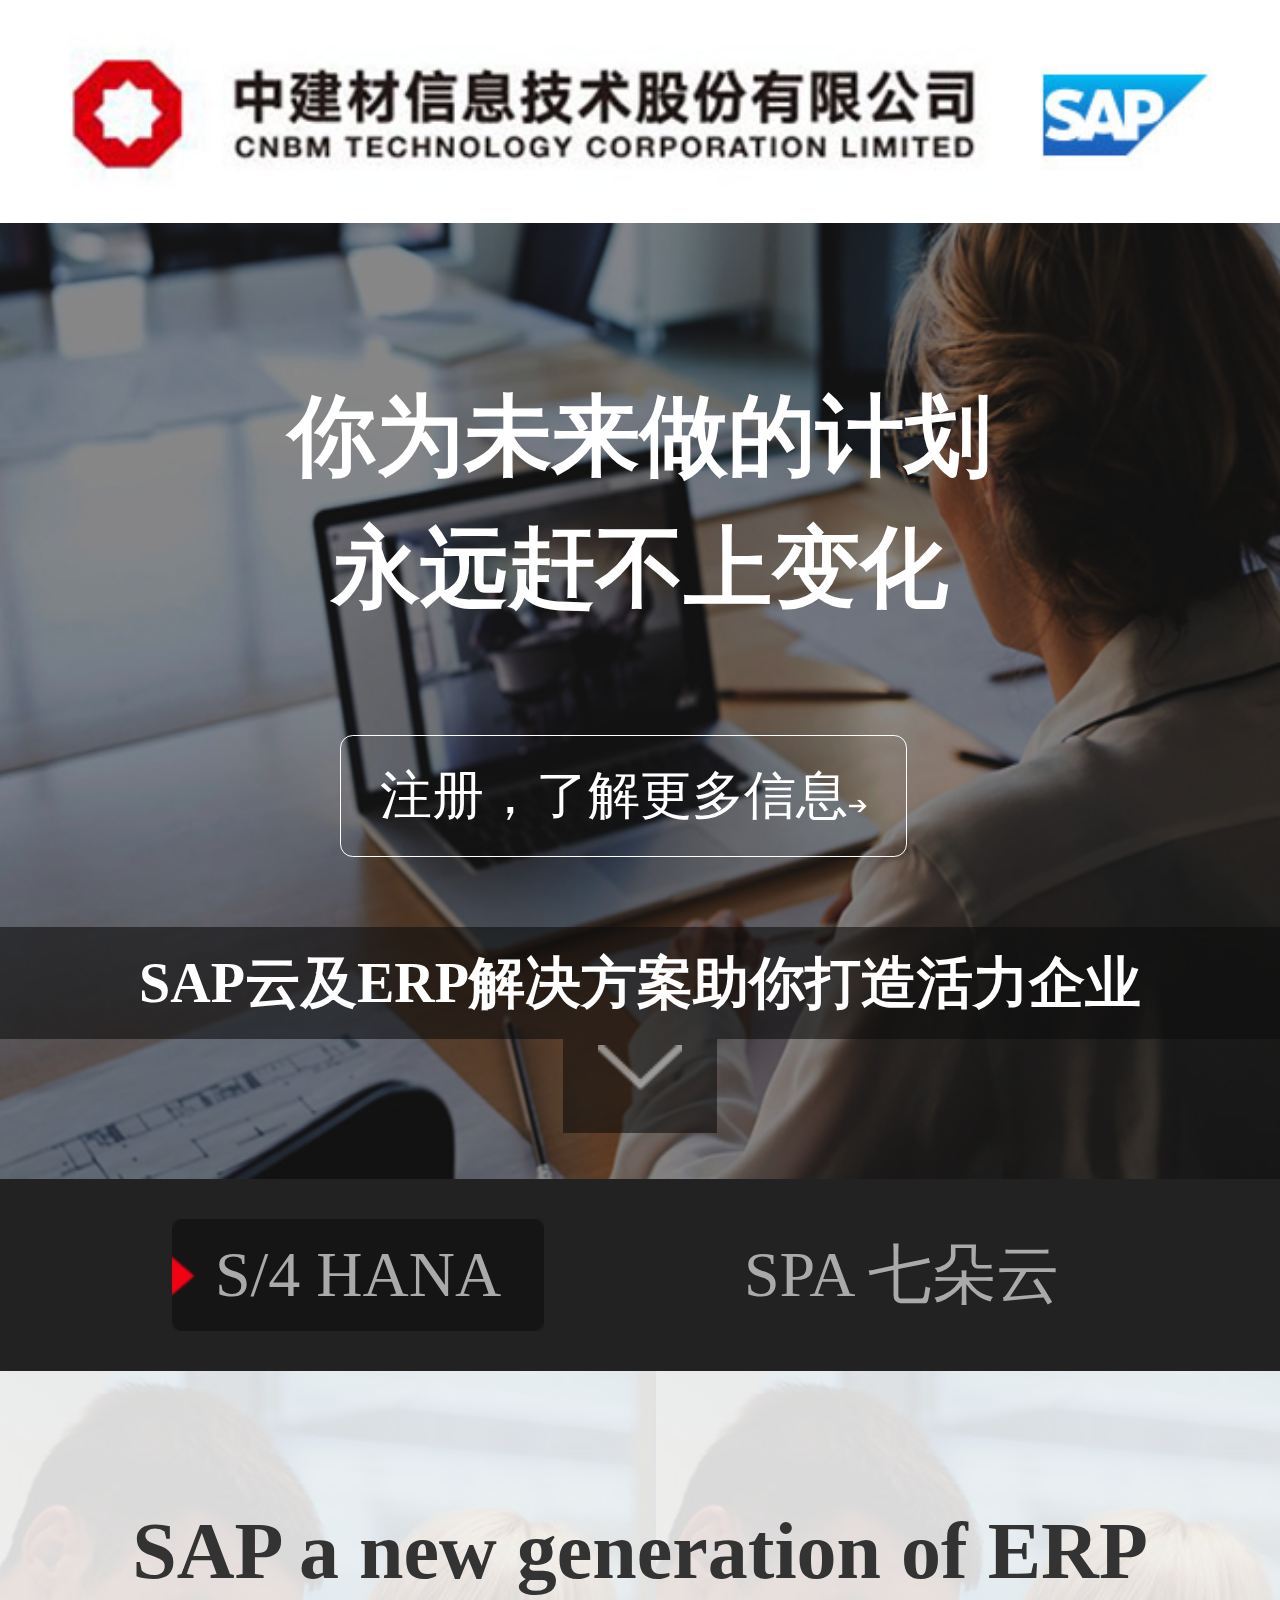
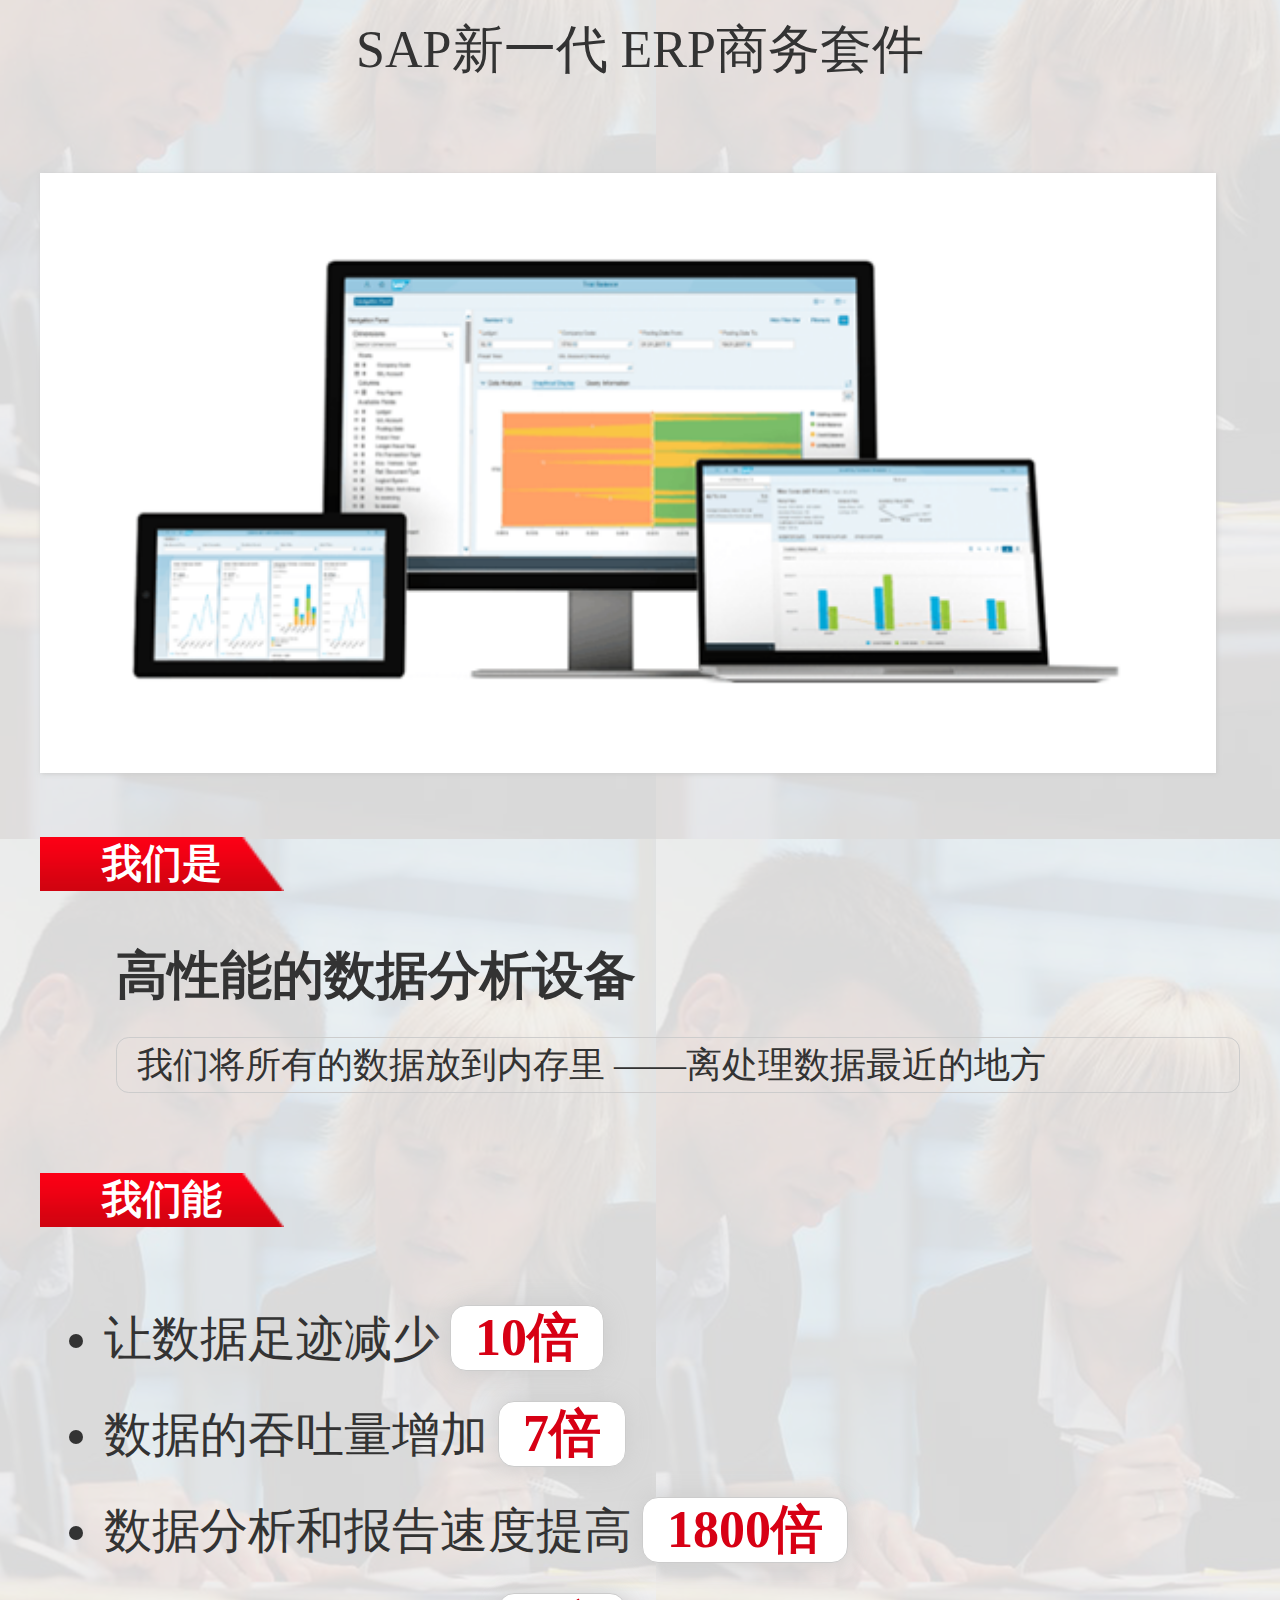
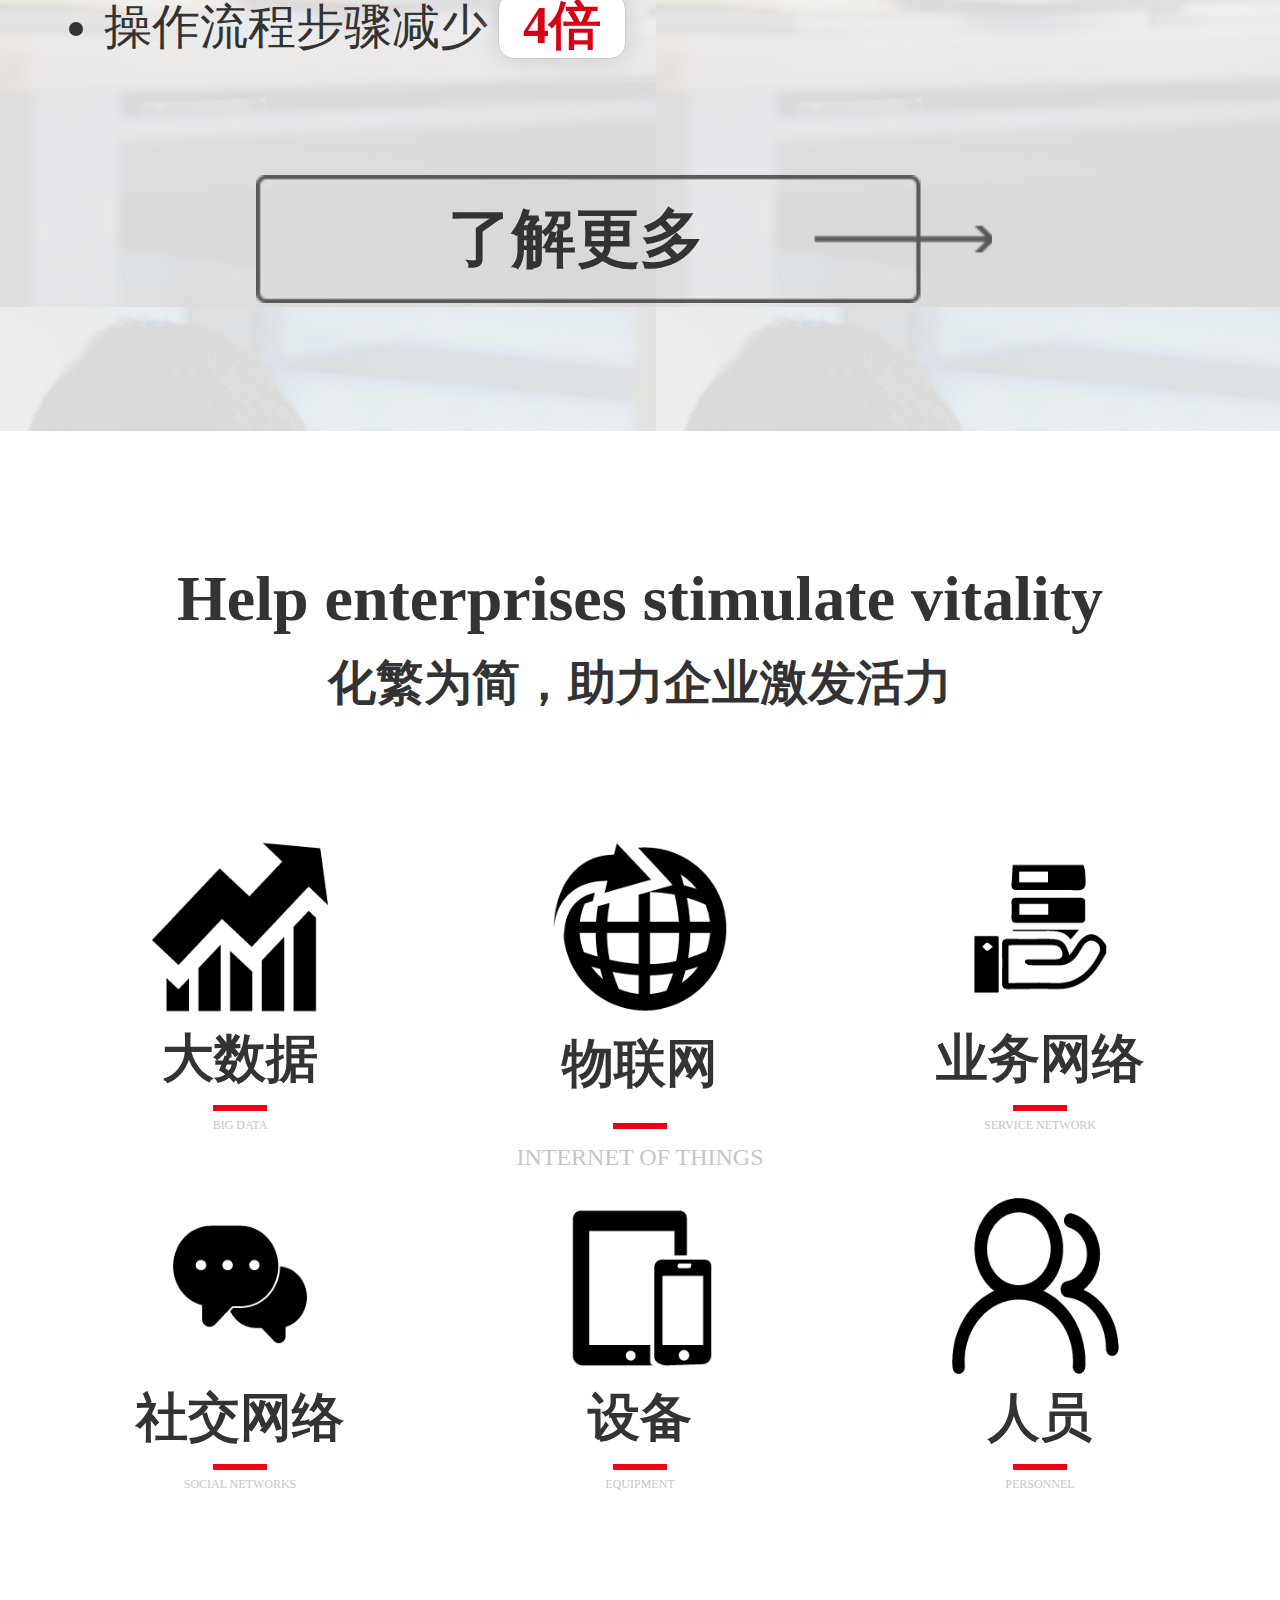
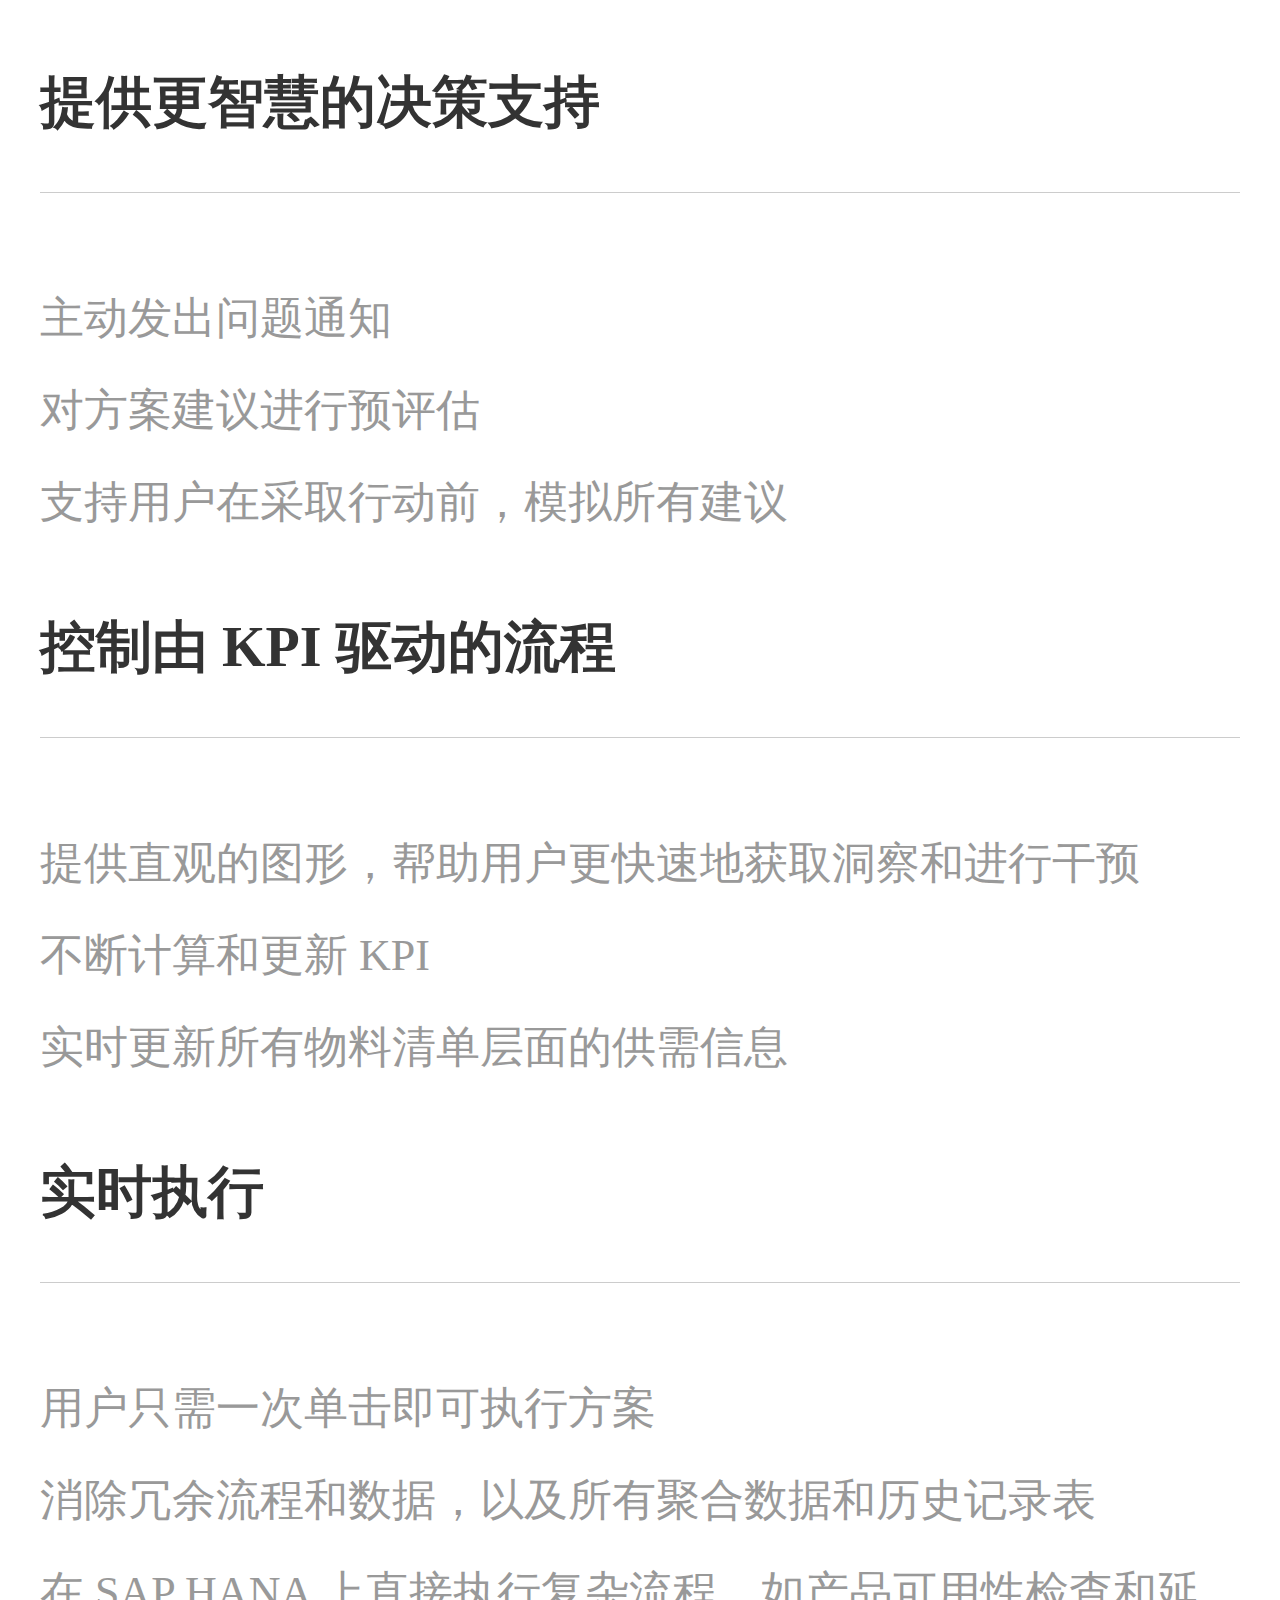
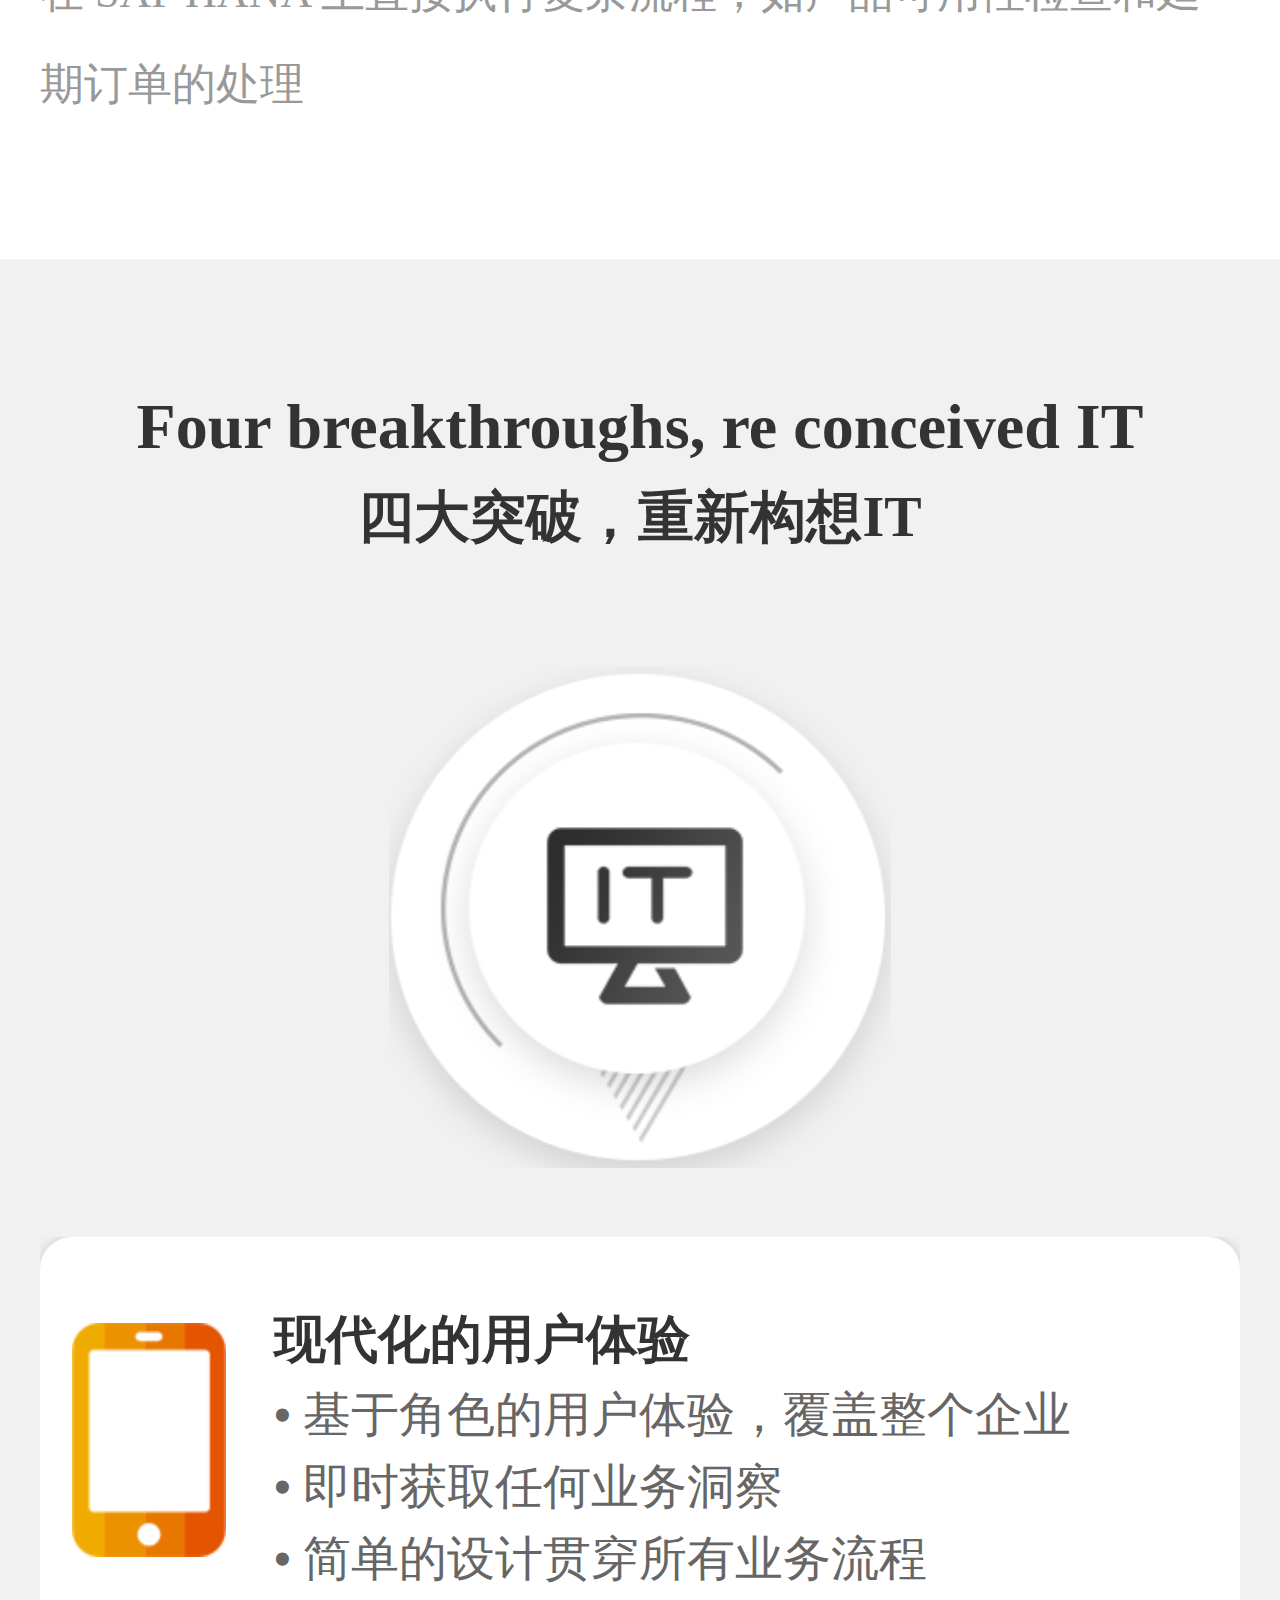
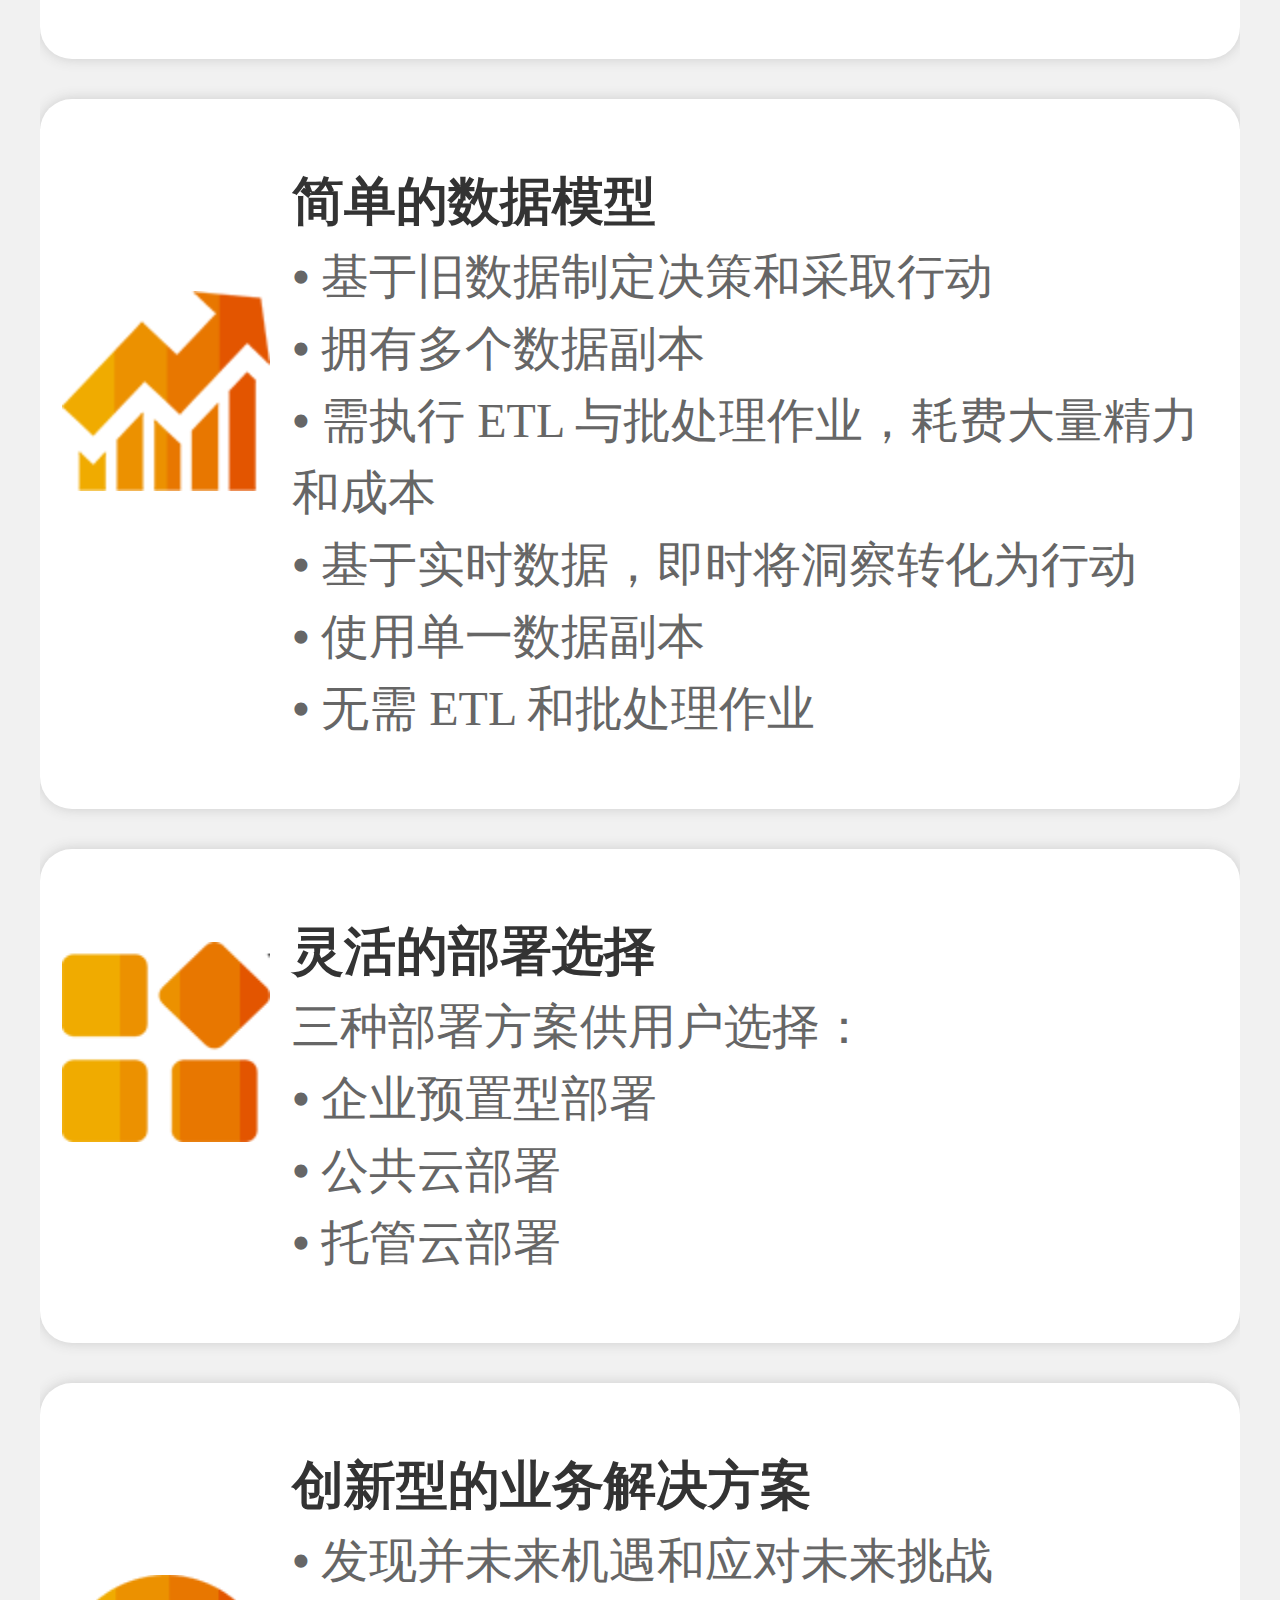
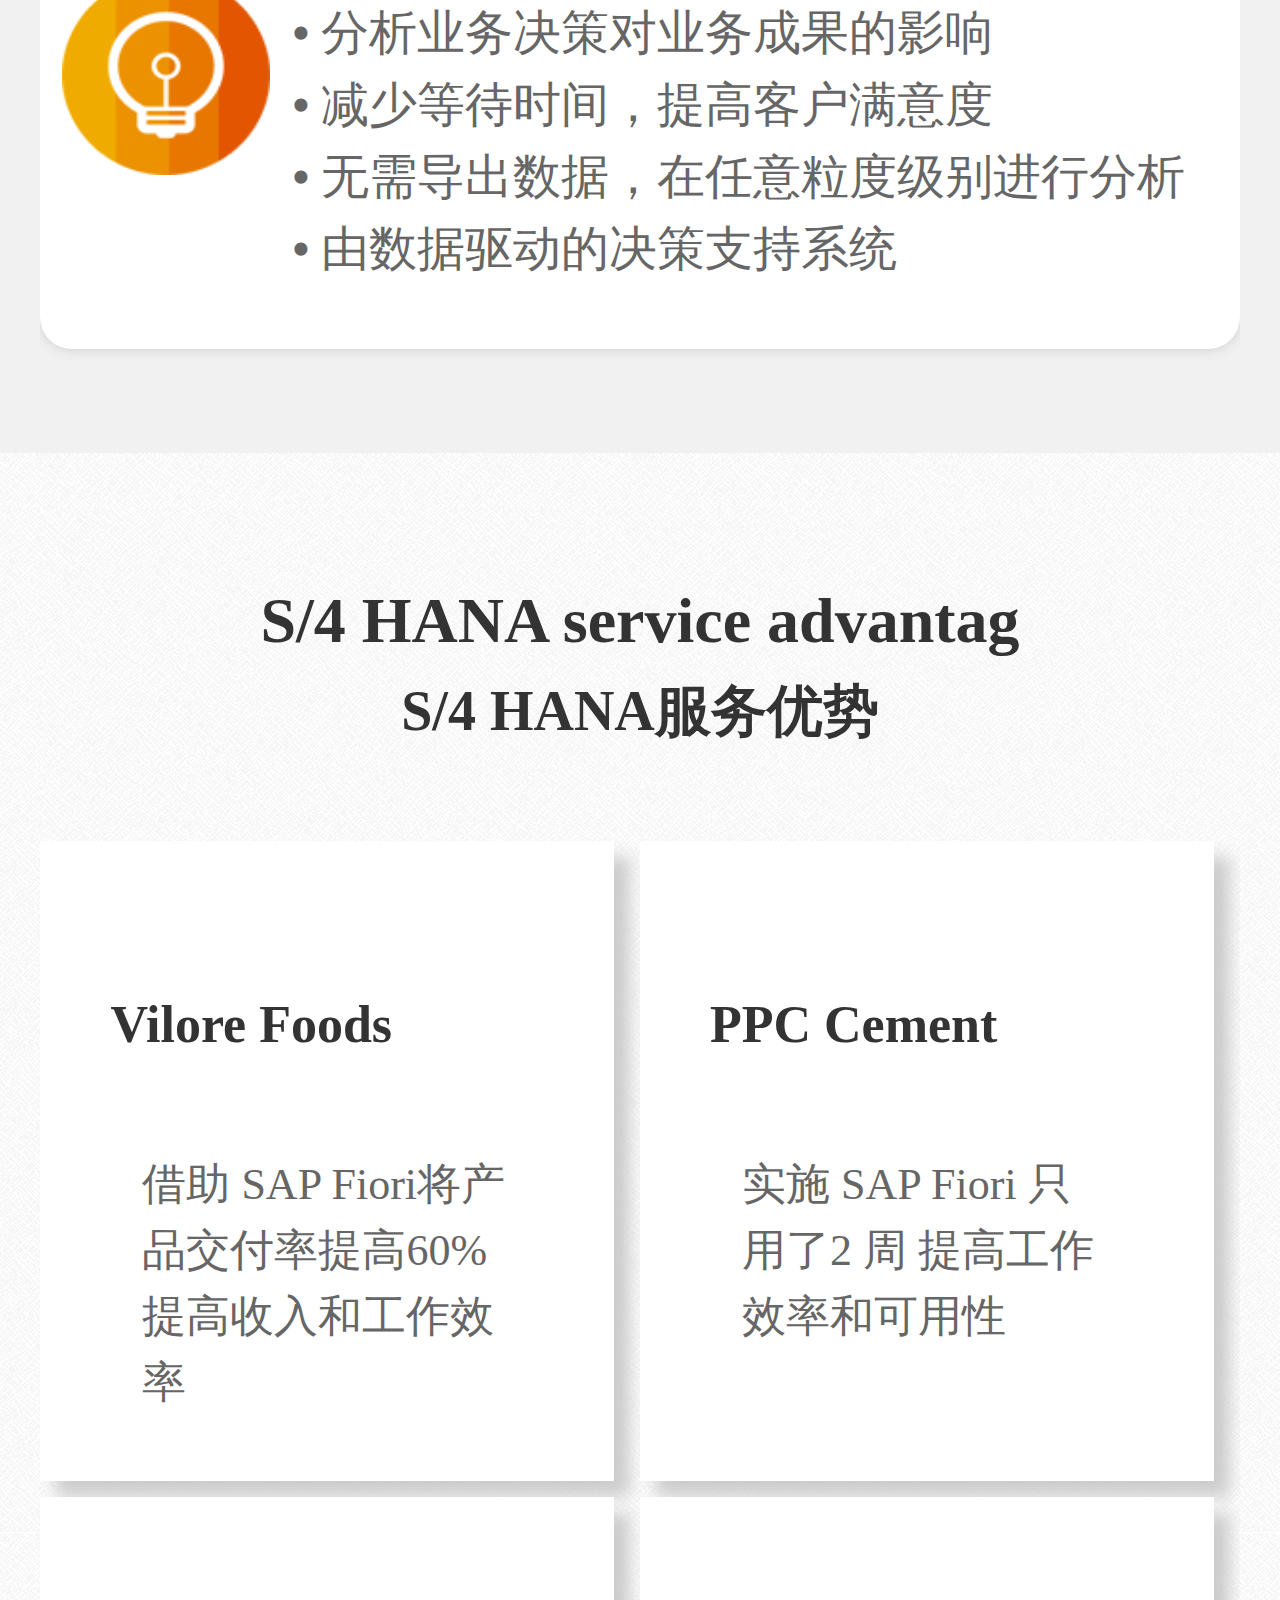
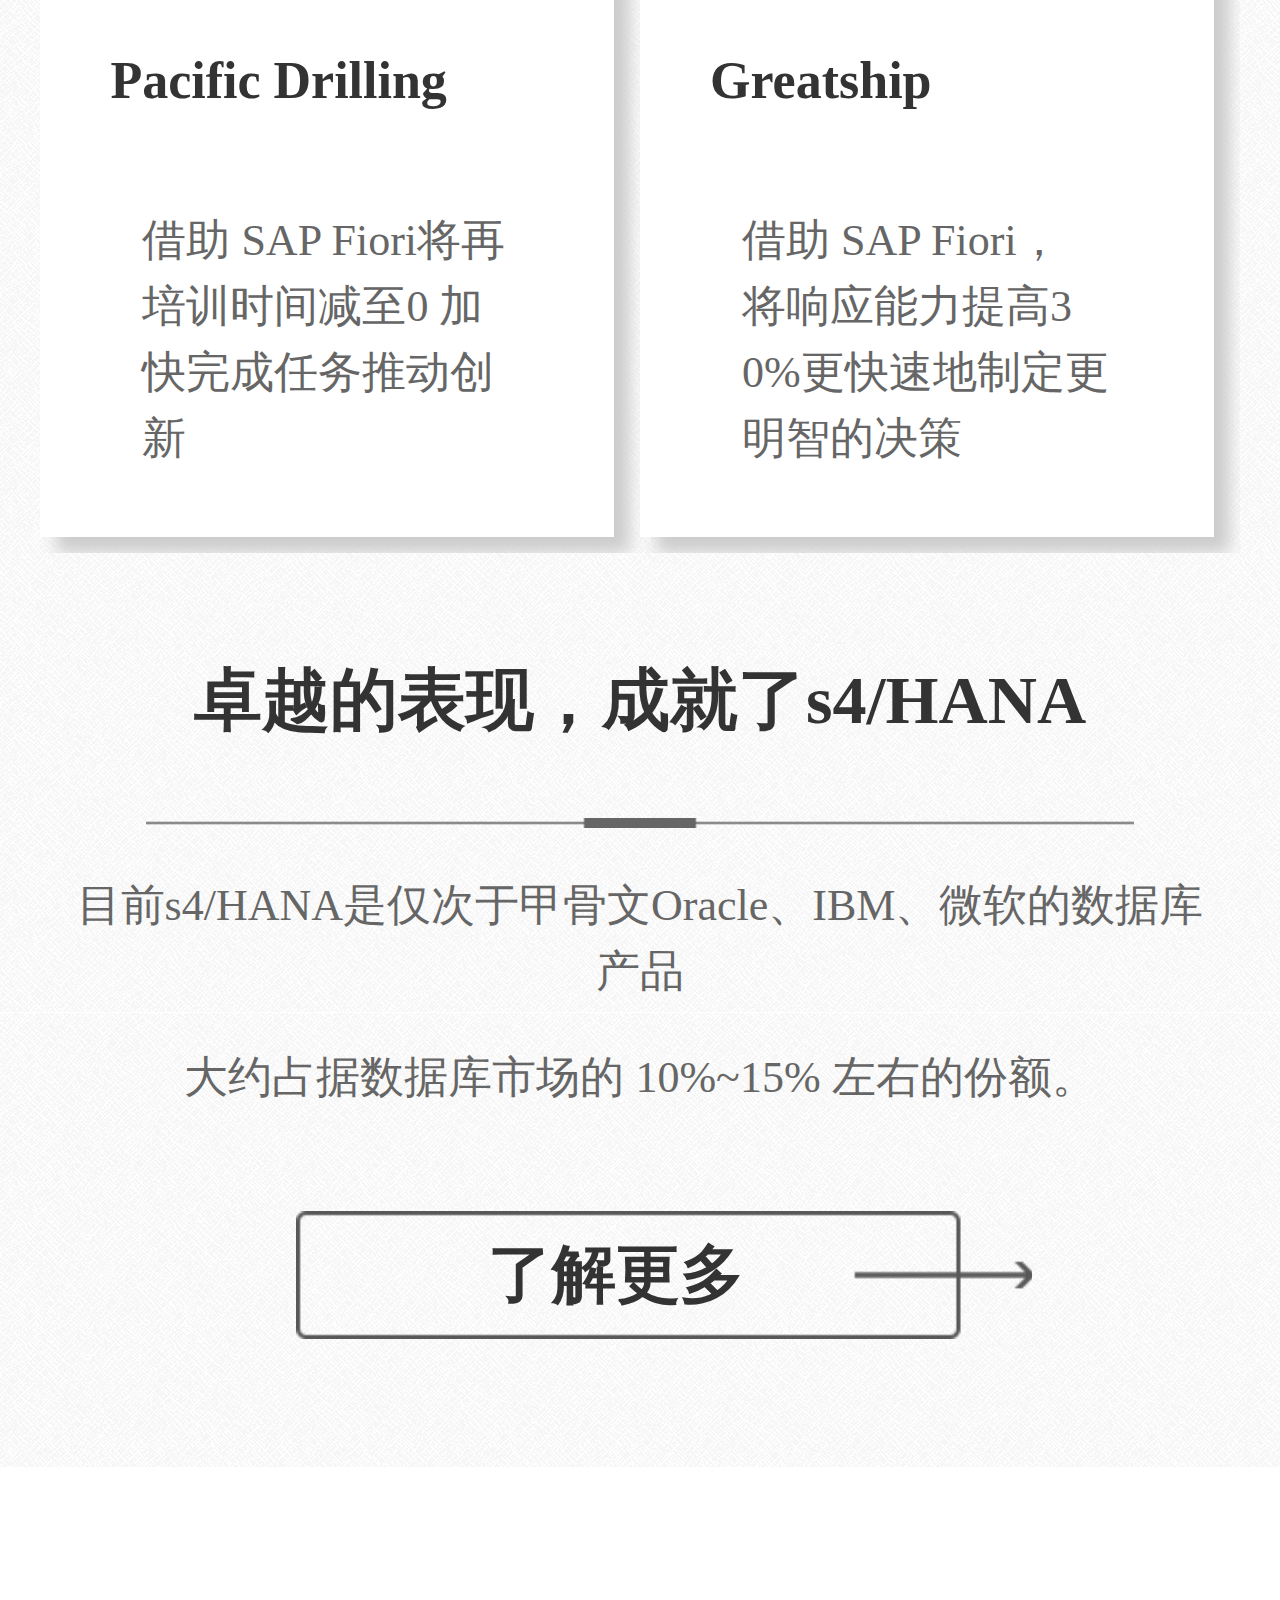
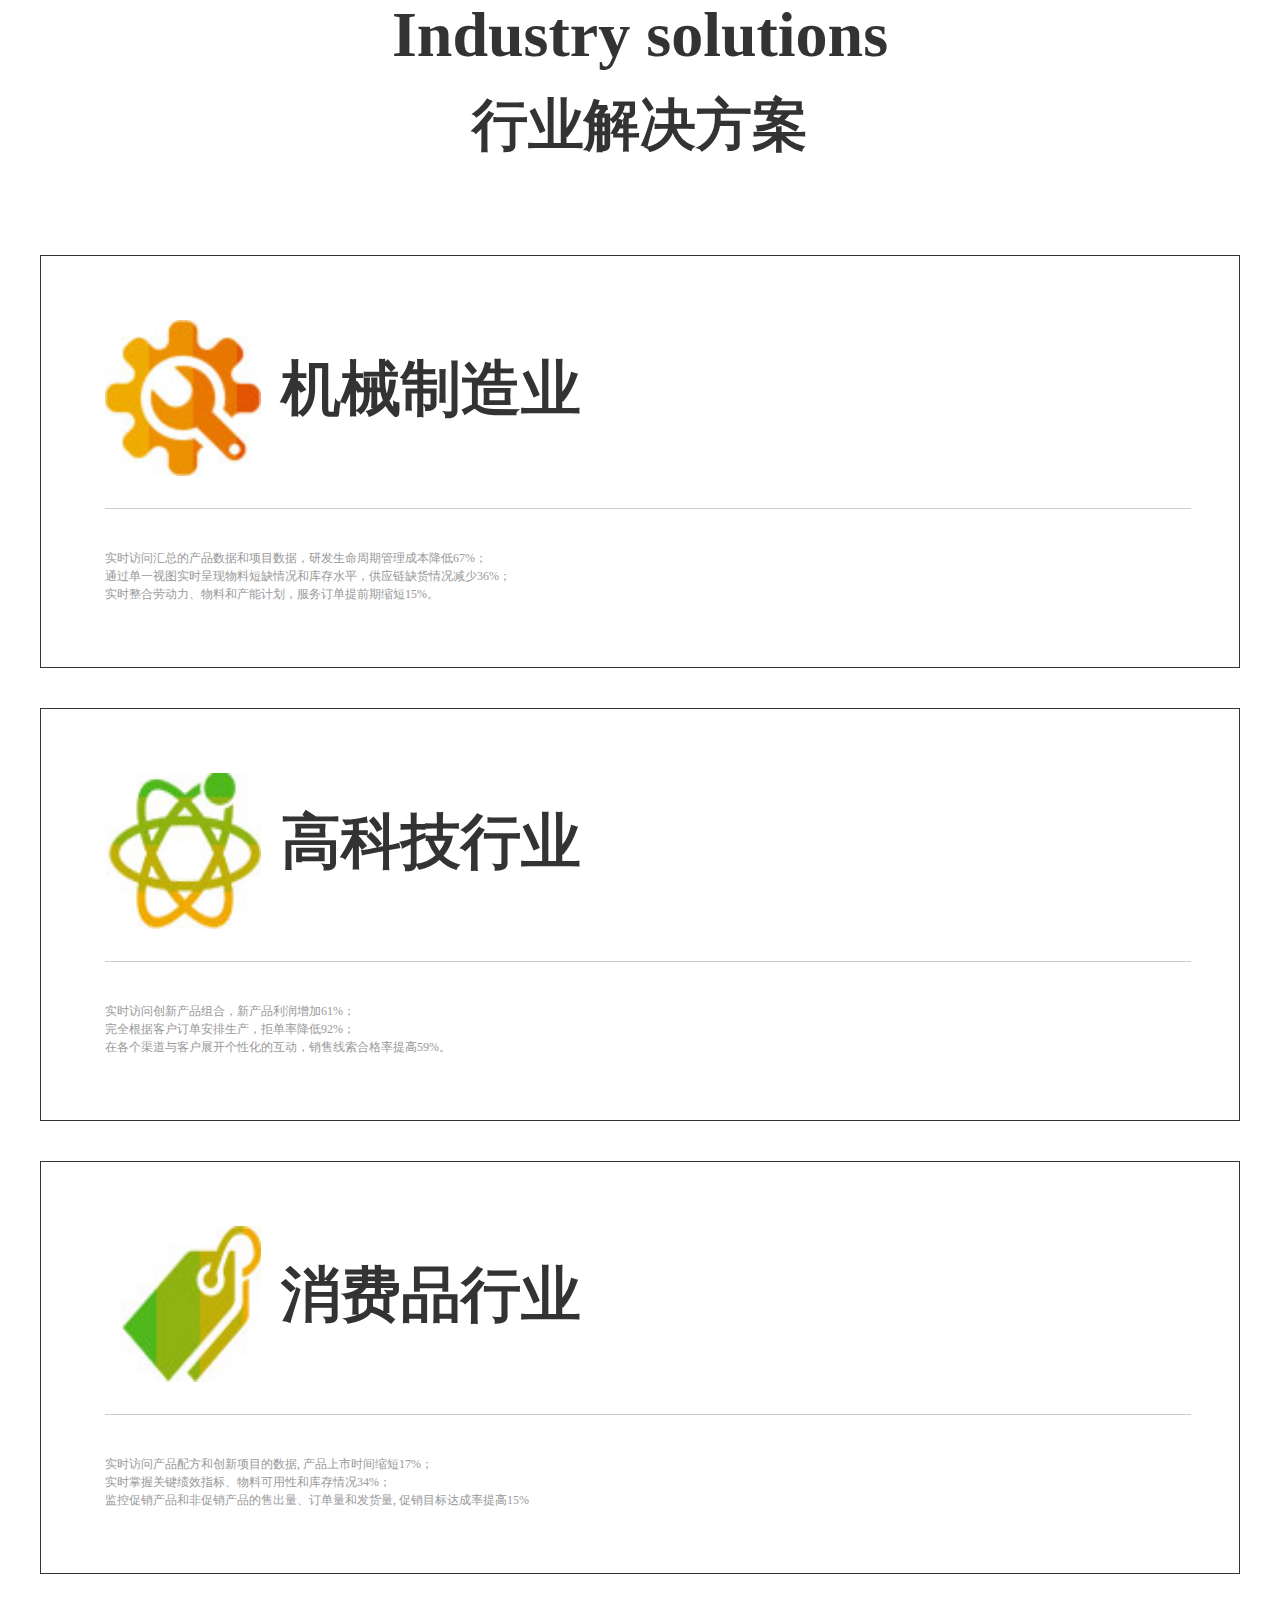
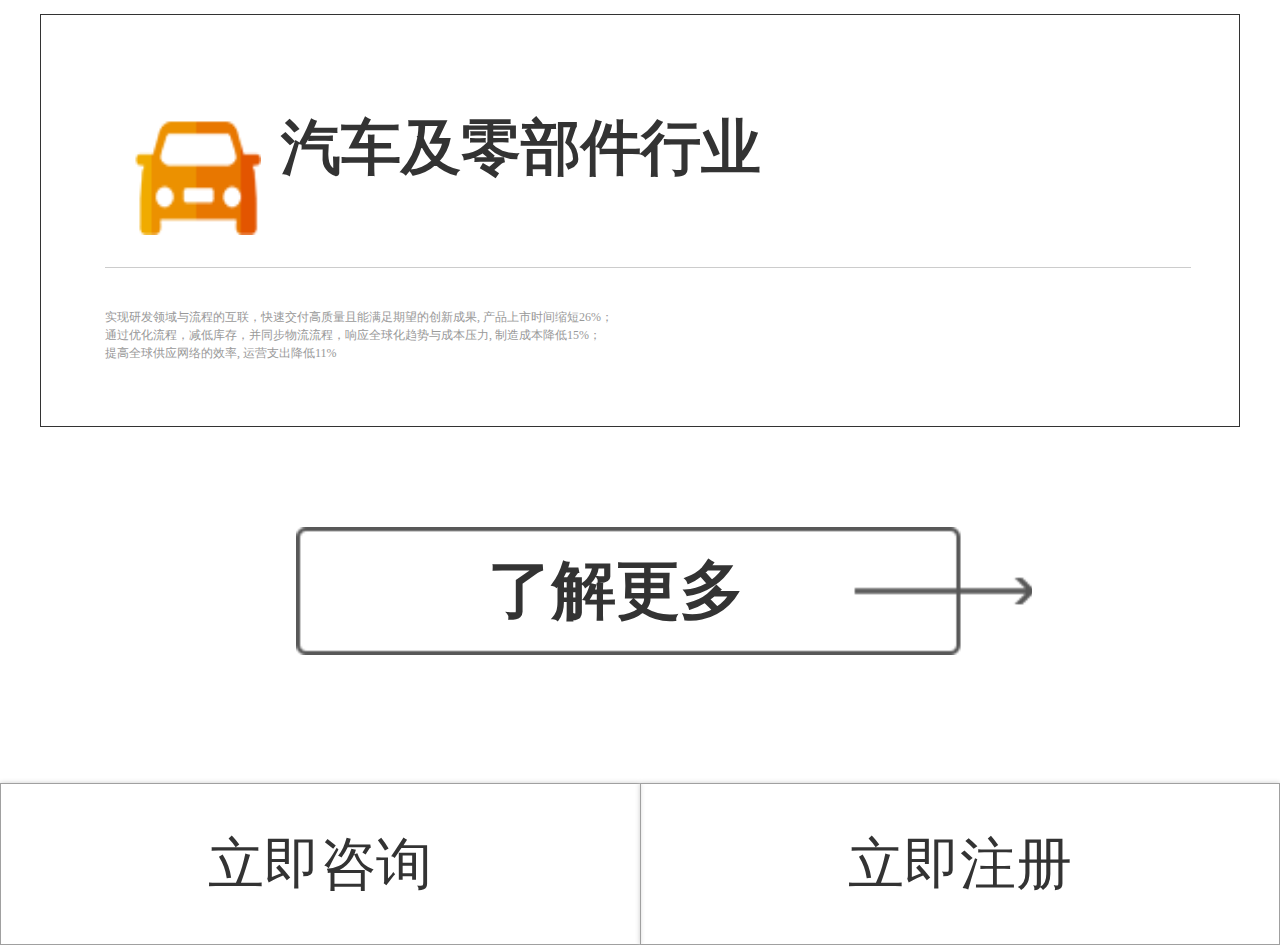
<file: 20171207/phone/index.html>
<!DOCTYPE html>
<html lang="en">
<head>
	<meta charset="UTF-8">
	<meta name="viewport" content="width=device-width,initial-scale=1,minimum-scale=1,maximum-scale=1,user-scalable=no">
	<link rel="stylesheet" type="text/css" href="css/base.css">
	<link rel="stylesheet" type="text/css" href="css/mobile.css">
	<!-- <link rel="stylesheet" href="css/newturn.css"> -->
    	<link rel="stylesheet" href="css/owl.carousel.css" />
	<title>中建</title>
</head>
<body>
	<div class="header">
		<a href="#">
			<h1><img src="images/phone/pic_02.jpg" alt=""></h1>
		</a>
	</div>
	<div class="banner">
		<div class="bannercontent">               
			<div class="bannerleft">
				<h2>你为未来做的计划<br/>永远赶不上变化</h2>
				<div class="bannerbtn">
					<a href="#">注册，了解更多信息<img src="./images/phone/pic_03.png" alt=""></a>
				</div>
			</div>
		</div>
		<div class="blackbox tc">
			SAP云及ERP解决方案助你打造活力企业
		</div>
		<div class="turnbottom tc">
			<a href="">
				<img src="./images/phone/pic_05.png" alt="">
			</a>
		</div>
	</div>
	<div class="tabs clearfix">
		<div class="tabsbox">
			<ul>
				<li class="tab tab1 tabact fl">S/4 HANA</li>
				<li class="tab tab2 fl">SPA 七朵云</li>
			</ul>
		</div>
	</div>
	<!-- S/4 HANA< -->
	<div class="hana tb">
		<div class="more">
			<div class="morebox">
				<h2>SAP a new generation of ERP</h2>
				<h3>SAP新一代 ERP商务套件</h3>
				<div>
					<div class="ccpic">
						<img src="./images/phone/pic_07.png" alt="">
					</div>
					<div class="morecontent">
						<div class="moretop">
							<h4>我们是</h4>
							<h5>高性能的数据分析设备</h5>
							<p>我们将所有的数据放到内存里  ——离处理数据最近的地方</p>
						</div>
						<div class="morebottom">
							<h4>我们能</h4>
							<ul>
								<li>让数据足迹减少<span>10倍</span></li>
								<li>数据的吞吐量增加<span>7倍</span></li>
								<li>数据分析和报告速度提高<span>1800倍</span></li>
								<li>操作流程步骤减少<span>4倍</span></li>
							</ul>
						</div>

					</div>
				</div>
				<div class="learnmore">
					<a href="#">了解更多</a>
				</div>
			</div>
		</div>
		<div class="box2">
			<h2>Help enterprises stimulate vitality</h2>
			<h3>化繁为简，助力企业激发活力</h3>
			<ul class="box2icon">
				<li>
					<img src="images/phone/pic_24.png" alt="">
					<h4>大数据</h4>
					<span></span>
					<p>BIG DATA</p>
				</li>
				<li>
					<img src="images/phone/pic_25.png" alt="">
					<h4>物联网</h4>
					<span></span>
					<p>INTERNET OF THINGS</p>
				</li>
				<li>
					<img src="images/phone/pic_26.png" alt="">
					<h4>业务网络</h4>
					<span></span>
					<p>SERVICE NETWORK</p>
				</li><li>
					<img src="images/phone/pic_27.png" alt="">
					<h4>社交网络</h4>
					<span></span>
					<p>SOCIAL NETWORKS</p>
				</li>
				<li>
					<img src="images/phone/pic_28.png" alt="">
					<h4>设备</h4>
					<span></span>
					<p>EQUIPMENT</p>
				</li>
				<li>
					<img src="images/phone/pic_29.png" alt="">
					<h4>人员</h4>
					<span></span>
					<p>PERSONNEL</p>
				</li>

			</ul>
			<ul class="box2text">
				<li>
					<h4>提供更智慧的决策支持</h4>
					<p>主动发出问题通知</p>
					<p>对方案建议进行预评估</p> 
					<p>支持用户在采取行动前，模拟所有建议</p>
				</li>
				<li>
					<h4>控制由 KPI 驱动的流程</h4>
					<p>提供直观的图形，帮助用户更快速地获取洞察和进行干预</p>
					<p>不断计算和更新 KPI</p> 
					<p>实时更新所有物料清单层面的供需信息</p>
				</li>
				<li>
					<h4>实时执行</h4>
					<p>用户只需一次单击即可执行方案</p>
					<p>消除冗余流程和数据，以及所有聚合数据和历史记录表</p> 
					<p>在 SAP HANA 上直接执行复杂流程，如产品可用性检查和延期订单的处理</p>
				</li>
			</ul>
		</div>
		<div class="box3">
			<h2>Four breakthroughs, re conceived IT</h2>
			<h3>四大突破，重新构想IT</h3>
			<div class="ct">
				<img src="./images/phone/pic_14.png" alt="">
				<ul>
					<li>
						<div>
							
						</div>
						<img src="./images/phone/pic_16.png" alt="" class="fl">
						<div class="fl box3text">
							<h2>现代化的用户体验</h2>
							<p><b>•</b> 基于角色的用户体验，覆盖整个企业</p>
							<p><b>•</b> 即时获取任何业务洞察</p>
							<p><b>•</b> 简单的设计贯穿所有业务流程</p>
						</div>
					</li>
					<!-- 0.25rem 3.125rem  -->
					<li>
						<img src="./images/phone/pic_17.png" alt="" class="fl">
						<div class="fl box3text">
							<h2>简单的数据模型</h2>
							<p><b>•</b> 基于旧数据制定决策和采取行动</p>
							<p><b>•</b> 拥有多个数据副本 </p>
							<p><b>•</b> 需执行 ETL 与批处理作业，耗费大量精力和成本</p>
							<p><b>•</b> 基于实时数据，即时将洞察转化为行动 </p>
							<p><b>•</b> 使用单一数据副本 </p>
							<p><b>•</b> 无需 ETL 和批处理作业  </p>
						</div>
					</li>
					<li>
						<img src="./images/phone/pic_18.png" alt="" class="fl">
						<div class="fl">
							<h2>灵活的部署选择</h2>
							<p>三种部署方案供用户选择：</p>
							<p><b>•</b> 企业预置型部署</p>
							<p><b>•</b> 公共云部署</p>
							<p><b>•</b> 托管云部署</p>
						</div>
					</li>
					<li>
						<img src="./images/phone/pic_15.png" alt="" class="fl">
						<div class="fl">
							<h2>创新型的业务解决方案</h2>
							<p><b>•</b> 发现并未来机遇和应对未来挑战</p>
							<p><b>•</b> 分析业务决策对业务成果的影响</p>
							<p><b>•</b> 减少等待时间，提高客户满意度</p>
							<p><b>•</b> 无需导出数据，在任意粒度级别进行分析</p>
							<p><b>•</b> 由数据驱动的决策支持系统</p>							
						</div>
					</li>
				</ul>
			</div>
		</div>
		<div class="box4">
			<div class="box4content">
				<h2>S/4 HANA service advantag</h2>
				<h3>S/4 HANA服务优势</h3>
				<ul>
					<li>
						<h4>Vilore Foods</h4>
						<p>借助 SAP Fiori将产品交付率提高60%提高收入和工作效率</p>
					</li>
					<li>
						<h4>PPC Cement</h4>
						<p>实施 SAP Fiori 只用了2 周 提高工作效率和可用性</p>
					</li>
					<li>
						<h4>Pacific Drilling</h4>
						<p>借助 SAP Fiori将再培训时间减至0 加快完成任务推动创新</p>
					</li>
					<li>
						<h4>Greatship</h4>
						<p>借助 SAP Fiori， 将响应能力提高30%更快速地制定更明智的决策</p>
					</li>
				</ul>
				<h5>卓越的表现，成就了s4/HANA</h5>
				<div class="box4bor"><img src="./images/phone/pic_19.png" alt=""></div>
				<p>目前s4/HANA是仅次于甲骨文Oracle、IBM、微软的数据库产品</p>
				<p>大约占据数据库市场的  10%~15%  左右的份额。</p>
				<div class="learnmore">
					<a href="#">了解更多</a>
				</div>
			</div>
		</div>
		<div class="box5">
			<div class="box5content">
				<h2>Industry solutions</h2>
				<h3>行业解决方案</h3>
				<ul>
					<li>
						<div class="box5top">
							<img src="images/phone/pic_20.jpg" alt="">
							<h4>机械制造业</h4>
						</div>
						<p>实时访问汇总的产品数据和项目数据，研发生命周期管理成本降低67%；</p>
						<p>通过单一视图实时呈现物料短缺情况和库存水平，供应链缺货情况减少36%；</p>
						<p>实时整合劳动力、物料和产能计划，服务订单提前期缩短15%。</p>
					</li>
					<li>
						<div class="box5top">
							<img src="images/phone/pic_21.jpg" alt="">
							<h4>高科技行业</h4>
						</div>
						<p>实时访问创新产品组合，新产品利润增加61%；</p>
						<p>完全根据客户订单安排生产，拒单率降低92%；</p>
						<p>在各个渠道与客户展开个性化的互动，销售线索合格率提高59%。</p>
					</li>
					<li>
						<div class="box5top">
							<img src="images/phone/pic_22.jpg" alt="">
							<h4>消费品行业</h4>
						</div>
						<p>实时访问产品配方和创新项目的数据, 产品上市时间缩短17%；</p>
						<p>实时掌握关键绩效指标、物料可用性和库存情况34%；</p>
						<p>监控促销产品和非促销产品的售出量、订单量和发货量, 促销目标达成率提高15%</p>
					</li>
					<li>
						<div class="box5top">
							<img src="images/phone/pic_23.png" alt="">
							<h4>汽车及零部件行业</h4>
						</div>
						<p>实现研发领域与流程的互联，快速交付高质量且能满足期望的创新成果, 产品上市时间缩短26%；</p>
						<p>通过优化流程，减低库存，并同步物流流程，响应全球化趋势与成本压力, 制造成本降低15%；</p>
						<p>提高全球供应网络的效率, 运营支出降低11%</p>
					</li>
				</ul>
				<div class="learnmore getmore">
					<a href="#">了解更多</a>
				</div>
			</div>
		</div>
		<div class="bottomdesign">
			<a href="#">立即咨询</a>
			<a href="#">立即注册</a>	
		</div>
	</div>
	<!-- SPA 七朵云 -->
	<div class="spa none tb">
		  <ul id="owl-demo" class="owl-carousel">
        			  <li>
		        		<div class="spabox" id="spabox">
					<div class="yun">
						<span>HR云</span>
					</div>
					<div class="yuncontent">
						<h2>SAP Success Factors</h2>
						<div class="clearfix">
							<h3>HR云</h3>
							<div class="yuncontentborder"></div>
						</div>
						<div class="yunct">
							<h4>基于云的人力资源管理产品</h4>
							<p>提供全方位的绩效和人才管理解决方案<br/>解决方案涵盖：目标管理，绩效管理，薪酬管理，接班人管理，学习发展，360度评估，招聘管理，员工档案，人力分析，统计分析报告。<br/>通过SuccessFactors，企业能够提升员工朝着正确方向前行，最终实现企业的目标。</p>
						</div>
					</div>
				</div>
				<div class="learnmore yunmore">
					<a href="#">了解更多</a>
				</div>
        			  </li>
       			  <li>
		       		<div class="spabox" id="spabox">
					<div class="yun">
						<span>营销云</span>
					</div>
					<div class="yuncontent">
						<h2>SAP Hybris Cloud for Customer</h2>
						<div class="clearfix">
							<h3>营销云</h3>
							<div class="yuncontentborder"></div>
						</div>
						<div class="yunct">
							<h4>重新定义客户互动的下一代CRM云软件</h4>
							<p>一款基于云的服务客户关系管理解决方案。<br/>无缝整合营销、销售、商务、客户服务和社交媒体客户关系管理。<br/>通过提供丰富的预测性洞察、完美执行和基于情景的客户体验，重新定义客户互动。</p>
						</div>
					</div>
				</div>
				<div class="learnmore yunmore">
					<a href="#">了解更多</a>
				</div>
       			  </li>
       			 <li>
		       		<div class="spabox" id="spabox">
					<div class="yun">
						<span>分析云</span>
					</div>
					<div class="yuncontent">
						<h2>SAP Analytice Cloud</h2>
						<div class="clearfix">
							<h3>分析云</h3>
							<div class="yuncontentborder"></div>
						</div>
						<div class="yunct">
							<h4>提供一站式分析体验的SaaS解决方案</h4>
							<p>将商务智能、计划、预测集于单一的SaaS解决方案之中。<br/><br/>提供一站式分析体验，帮助用户轻松将分析转化为洞察与行动力。</p>
						</div>
					</div>
				</div>
				<div class="learnmore yunmore">
					<a href="#">了解更多</a>
				</div>
       			  </li>
       			   <li>
		       		<div class="spabox smallyun" id="spabox">
					<div class="yun">
						<span>中小企业云</span>
					</div>
					<div class="yuncontent">
						<h2>SAP Busness by Design</h2>
						<div class="clearfix">
							<h3>中小企业云</h3>
							<div class="yuncontentborder"></div>
						</div>
						<div class="yunct">
							<h4>最完善适应性最强的按需配置ERP云</h4>
							<p>针对中型企业的集成云套件，可以凭借此单一解决方案运营整个公司。<br/>产品支持销售、采购、库存、财务、人力资源多种业务场景。<br/>通过最大程度简化IT、优化业务流程集成。实现按需支配。随需应变</p>
						</div>
					</div>
				</div>
				<div class="learnmore yunmore">
					<a href="#">了解更多</a>
				</div>
       			  </li>
       			   <li>
		       		<div class="spabox" id="spabox">
					<div class="yun">
						<span>差旅云</span>
					</div>
					<div class="yuncontent">
						<h2>SAP Concur</h2>
						<div class="clearfix">
							<h3>差旅云</h3>
							<div class="yuncontentborder"></div>
						</div>
						<div class="yunct">
							<h4>重差旅和费用管理解决方案的市场领导者</h4>
							<p>帮助企业及员工轻松管理差旅和费用报销<br/><br/>让企业更有效地与服务供应商进行议价、计划预算方案。<br/><br/>以管理自动化的方式有效降低费用报告处理成本。</p>
						</div>
					</div>
				</div>
				<div class="learnmore yunmore">
					<a href="#">了解更多</a>
				</div>
       			  </li>
       			   <li>
		       		<div class="spabox" id="spabox">
					<div class="yun">
						<span>采购云</span>
					</div>
					<div class="yuncontent">
						<h2>SAP Ariba Network</h2>
						<div class="clearfix">
							<h3>采购云</h3>
							<div class="yuncontentborder"></div>
						</div>
						<div class="yunct">
							<h4>面向买家和供应商的云端采购解决方案</h4>
							<p>让采购、执行和财务供应链管理更简单高效的云端采购解决方案。<br/>帮助快速发现削减成本、降低风险和增加收入的机会，安全高效地在云端开展合作。<br/>帮助买家以有助于促进竞争与法规遵从度高的方式采购货物和服务，节约成本并降低风险。</p>
						</div>
					</div>
				</div>
				<div class="learnmore yunmore">
					<a href="#">了解更多</a>
				</div>
       			  </li>
       			   <li>
		       		<div class="spabox" id="spabox">
					<div class="yun">
						<span>平台云</span>
					</div>
					<div class="yuncontent">
						<h2>SAP Cloud Platform  Paas</h2>
						<div class="clearfix">
							<h3>平台云</h3>
							<div class="yuncontentborder"></div>
						</div>
						<div class="yunct">
							<h4>开放的平台即服务（PaaS）的解决方案</h4>
							<p>SAP HANA云平台基于开放标准构建，支持企业利用已掌握的开发技能，比如JavaScript和HTML5，开发支持移动设备的现代化轻量级云应用。<br/>SAP HANA平台利用内存计算技术，转变了事务处理、分析处理、文本分析、预测分析和空间处理模式，从而帮助企业实现数字化转型。</p>
						</div>
					</div>
				</div>
				<div class="learnmore yunmore">
					<a href="#">了解更多</a>
				</div>
       			  </li>
       		</ul>
		<div class="yuntabs">
			<div class="yuntabsbox clearfix">
				<ul class="newturn">
					<li></li>
					<li></li>
					<li></li>
					<li></li>
					<li></li>
					<li></li>  
					<li></li>  
				</ul>
				<div class="tri"></div>
			</div>
		</div>
		<!-- hr云 -->
		<div class="hryun cloud">
			<div class="person">
				<div class="personbox tc">
					<h2>以人为本</h2>
					<h3>赋能HR知“云”善任</h3>
					<h4>SAP Success Factors</h4>
					<a href="#">了解更多</a>
				</div>
			</div>
			<div class="managerbox">
				<div class="manage">
					<h2>Management of Modern Staff</h2>
					<h3>管理现代员工队伍，提高工作能力并实现业务增长</h3>
					<ul>
						<li>
							<div class="manacontent-top">
								<img src="images/phone/pic_40.png" alt="">
								<h4>核心人力资源及薪资核算</h4>
							</div>
							<div class="manacontent">
								<span></span>
								<div class="manacontent-text">
									<p>组织管理</p>
									<p>员工和事务</p>
									<p>薪资核算处理</p>
									<p>HR 共享服务</p>
									<p>外部劳动力管理</p>
								</div>
							</div>
						</li>
						<li>
							<div class="manacontent-top">
								<img src="images/phone/pic_41.png" alt="">
								<h4>学习和发展</h4>
							</div>
							<div class="manacontent">
								<span></span>
								<div class="manacontent-text">
									<p>学习</p>
									<p>继任与发展</p>
									<p>协作</p>
								</div>
							</div>
						</li>
						<li>
							<div class="manacontent-top">
								<img src="images/phone/pic_42.png" alt="">
								<h4>绩效和薪酬</h4>
							</div>
							<div class="manacontent">
								<span></span>
								<div class="manacontent-text">
									<p>绩效和目标</p>
									<p>调薪管理</p>
								</div>
							</div>
						</li>
						<li>
							<div class="manacontent-top">
								<img src="images/phone/pic_43.png" alt="">
								<h4>招聘和入职</h4>
							</div>
							<div class="manacontent">
								<span></span>
								<div class="manacontent-text">
									<p>招聘</p>
									<p>入职</p>
								</div>
							</div>
						</li>
						<li>
							<div class="manacontent-top">
								<img src="images/phone/pic_44.png" alt="">
								<h4>工时与考勤管理</h4>
							</div>
							<div class="manacontent">
								<span></span>
								<div class="manacontent-text">
									<p>缺勤管理</p>
									<p>考勤表</p>
									<p>工时记录</p>
									<p>劳动力管理</p>
								</div>
							</div>
						</li>
						<li>
							<div class="manacontent-top">
								<img src="images/phone/pic_45.png" alt="">
								<h4>劳动力计划与分析</h4>
							</div>
							<div class="manacontent">
								<span></span>
								<div class="manacontent-text">
									<p>劳动力分析</p>
									<p>劳动力计划</p>
									<p>数字化董事会议厅</p>
								</div>
							</div>
						</li>
					</ul>
				</div>
				<div class="learnmore yunmore">
					<a href="#">了解更多</a>
				</div>
			</div>
		</div>
		<!-- 营销云 -->
		<div class="sellyun none  cloud">
			<div class="person">
				<div class="personbox tc">
					<h2>借助 SAP Hybris 解决方案</h2>
					<h3>打造全渠道客户体验</h3>
					<h4>SAP Hybris Cloud for Customer</h4>
					<a href="#">了解更多</a>
				</div>
			</div>
			<div class="managerbox">
				<div class="manage">
					<h2>With cloud platform and data platform</h2>
					<h3>借助云平台和数据平台，够重新定义企业的运营方式。</h3>
					<ul>
						<li>
							<div class="manacontent-top">
								<img src="images/phone/pic_46.png" alt="">
								<h4>收入</h4>
							</div>
							<div class="manacontent">
								<span></span>
								<div class="manacontent-text">
									<p>内存数据管理</p>
									<p>云 Hadoop 和 Spark </p>
									<p>内存 SQL on Hadoop</p>
									<p>由数据驱动的独特洞察</p>
								</div>
							</div>
						</li>
						<li>
							<div class="manacontent-top">
								<img src="images/phone/pic_47.png" alt="">
								<h4>销售</h4>
							</div>
							<div class="manacontent">
								<span></span>
								<div class="manacontent-text">
									<p>数据库服务</p>
									<p>机器学习和高级分析处理</p>
									<p>应用开发</p>
									<p>数据访问</p>
									<p>数据管理</p>
									<p>安全性</p>

								</div>
							</div>
						</li>
						<li>
							<div class="manacontent-top">
								<img src="images/phone/pic_48.png" alt="">
								<h4>客户服务</h4>
							</div>
							<div class="manacontent">
								<span></span>
								<div class="manacontent-text">
									<p>综合性自助服务</p>
									<p>随时随地提供客户服务</p>
									<p>综合性现场服务</p>
								</div>
							</div>
						</li>
						<li>
							<div class="manacontent-top">
								<img src="images/phone/pic_49.png" alt="">
								<h4>市场营销</h4>
							</div>
							<div class="manacontent">
								<span></span>
								<div class="manacontent-text">
									<p>动态客户资料创建</p>
									<p>客户细分与营销活动管理</p>
									<p>商务营销</p>
									<p>忠诚度管理</p>
									<p>市场营销资源管理</p>
									<p>市场营销分析</p>
								</div>
							</div>
						</li>
						<li>
							<div class="manacontent-top">
								<img src="images/phone/pic_50.png" alt="">
								<h4>商务</h4>
							</div>
							<div class="manacontent">
								<span></span>
								<div class="manacontent-text">
									<p>B2B 和 B2C 商务</p>
									<p>产品内容和目录管理</p>
									<p>打造基于情境的体验</p>
									<p>基于情境的商品促销</p>
									<p>中小型企业商务</p>			
								</div>
							</div>
						</li>
					</ul>
				</div>
				<div class="learnmore yunmore">
					<a href="#">了解更多</a>
				</div>
			</div>
		</div>
		<!-- 分析云 -->
		<div class="analysisyun none cloud">
			<div class="person">
				<div class="personbox tc">
					<h2>面向数字化企业的</h2>
					<h3>现代化商务分析解决方案</h3>
					<h4>SAP Analytice Cloud</h4>
					<a href="#">了解更多</a>
				</div>
			</div>
			<div class="managerbox">
				<div class="manage">
					<h2>Accelerating digital transformation</h2>
					<h3>准确地获取整个企业内的洞察，基于洞察实施新流程和新应用，加速推进数字化转型</h3>
					<ul>
						<li>
							<div class="manacontent-top">
								<img src="images/phone/icon_56.png" alt="">
								<h4>商务智能</h4>
							</div>
							<div class="manacontent">
								<span></span>
								<div class="manacontent-text">
									<p>商务智能平台</p>
									<p>数据可视化和数据分析</p>
									<p>仪表盘</p>
									<p>移动商务分析</p>
									<p>报告生成</p>
								</div>
							</div>
						</li>
						<li>
							<div class="manacontent-top">
								<img src="images/phone/icon_30.png" alt="">
								<h4>预测分析</h4>
							</div>
							<div class="manacontent">
								<span></span>
								<div class="manacontent-text">
									<p>预测性数据建模</p>
									<p>预测数据管理</p>
									<p>模型管理</p>
									<p>评分</p>
									<p>网络和联系的预测分析</p>
								</div>
							</div>
						</li>
						<li>
							<div class="manacontent-top">
								<img src="images/phone/icon_41.png" alt="">
								<h4>企业绩效管理</h4>
							</div>
							<div class="manacontent">
								<span></span>
								<div class="manacontent-text">
									<p>战略管理</p>
									<p>计划、预算和预测</p>
									<p>盈利能力和成本管理</p>
									<p>财务合并</p>
									<p>企业报告和披露</p>
								</div>
							</div>
						</li>
					</ul>
				</div>
				<div class="learnmore yunmore">
					<a href="#">了解更多</a>
				</div>
			</div>
		</div>
		<!-- 中小企业云 -->
		<div class="smartyun none cloud">
			<div class="person">
				<div class="personbox tc">
					<h2>SAP Business One </h2>
					<h3>中小企业的成长引擎</h3>
					<h4>SAP Business by Design</h4>
					<a href="#">了解更多</a>
				</div>
			</div>
			<div class="managerbox">
				<div class="manage">
					<h2>Tailored cloud ERP</h2>
					<h3>专为医疗器械行业中小型企业量身定制的云ERP</h3>
					<ul>
						<li>
							<div class="manacontent-top">
								<img src="images/phone/pic_52.png" alt="">
								<h4>SAP 云端构架的ERP解决方案</h4>
							</div>
							<div class="manacontent">
								<span></span>
								<div class="manacontent-text">
									<p>实时洞察企业业务，帮助企业优化从前端到后端的业务运营；可扩展、可开发、可集成，提供全渠道管理的一揽子解决方案；按需使用、随需应变，支持移动端应用，方便快捷。</p>
								</div>
							</div>
						</li>
						<li>
							<div class="manacontent-top">
								<img src="images/phone/pic_53.png" alt="">
								<h4>中小型企业的数字化核心</h4>
							</div>
							<div class="manacontent">
								<span></span>
								<div class="manacontent-text">
									<p>帮助中小型企业改善财务数据，降低库存，提高销售数字和客户满意度。同时随着业务扩张，客户和供应商增多的情况下，扩展数字化核心：将供应商，客户和员工全面集成，降低企业内耗成本，提升营业额。</p>
								</div>
							</div>
						</li>
						<li>
							<div class="manacontent-top">
								<img src="images/phone/pic_54.png" alt="">
								<h4>提高企业运营效率</h4>
							</div>
							<div class="manacontent">
								<span></span>
								<div class="manacontent-text">
									<p>有效控制您的运营成本，实现精细化管理；缩短您的产品销售周期，加快采购订单周期，提高库存周转率；确保符合行业生产运营合规；灵活部署，适应企业快速发展</p>
								</div>
							</div>
						</li>
					</ul>
				</div>
				<div class="learnmore yunmore">
					<a href="#">了解更多</a>
				</div>
			</div>
		</div>
		<!--采购云 -->
		<div class="shoppingyun none cloud">
			<div class="person">
				<div class="personbox tc">
					<h2>SAP Ariba </h2>
					<h3>让采购更卓越</h3>
					<h4>SAP Ariba Network</h4>
					<a href="#">了解更多</a>
				</div>
			</div>
			<div class="managerbox">
				<div class="manage">
					<h2>Enjoy the advantages of the cloud</h2>
					<h3>尽享云端优势 达成卓越采购</h3>
					<ul>
						<li>
							<div class="manacontent-top">
								<img src="images/phone/pic_56.png" alt="">
								<h4>尽享云端优势 达成卓越采购</h4>
							</div>
							<div class="manacontent">
								<span></span>
								<div class="manacontent-text">
									<p>面向买家和供应商的云端采购解决方案供应商规模最大、全球化程度最高的 B2B 业务网络。每年有超过250万家互联企业在这里达成1.25万亿美元的交易。</p>
								</div>
							</div>
						</li>
						<li>
							<div class="manacontent-top">
								<img src="images/phone/pic_57.png" alt="">
								<h4>方案集成</h4>
							</div>
							<div class="manacontent">
								<span></span>
								<div class="manacontent-text">
									<p>SAP Ariba 是唯一一家能与SAP ERP和SAP S/4HANA (下一代商务套件)实现真正双向集成的云解决方案供应商。  SAPAriba采购云解决方案与SAP解决方案之间的集成流程多大100余个，超过5000个 SAP Ariba选项能与SAP核心解决方案相集成。</p>
								</div>
							</div>
						</li>
						<li>
							<div class="manacontent-top">
								<img src="images/phone/pic_58.png" alt="">
								<h4>全面贯彻方案执行</h4>
							</div>
							<div class="manacontent">
								<span></span>
								<div class="manacontent-text">
									<p>全方位审视企业，为企业解读云解决方案如何帮助其利用各种工具，以十倍于传统流程的速度实现互联、开展协作，紧跟永不停歇的变化。</p>
								</div>
							</div>
						</li>
					</ul>
				</div>
				<div class="learnmore yunmore">
					<a href="#">了解更多</a>
				</div>
			</div>
		</div>
		<!-- 差旅云 -->
		<div class="travelyun none cloud">
			<div class="person">
				<div class="personbox tc">
					<h3>全自动化差旅与费用管理系统</h3>
					<h4>SAP Concu</h4>
					<a href="#">了解更多</a>
				</div>
			</div>
			<div class="managerbox">
				<div class="manage">
					<h2>Save the cost for you</h2>
					<h3>全自动化差旅与费用管理系统 极力为您节约成本</h3>
					<ul>
						<li>
							<div class="manacontent-top">
								<img src="images/icon_64.png" alt="">
								<h4>整合 </h4>
							</div>
							<div class="manacontent">
								<span></span>
								<div class="manacontent-text">
									<p>Concur 与 ERP、财务系统及信用卡的即时整合，简化员工报销流程和减少人为错误的机会。</p>
								</div>
							</div>
						</li>
						<li>
							<div class="manacontent-top">
								<img src="images/icon_68.png" alt="">
								<h4>统一</h4>
							</div>
							<div class="manacontent">
								<span></span>
								<div class="manacontent-text">
									<p>在同一个平台上，统一管理国内以至海外的国际团队的费用报销，Concur 可因应不同地区的需要及政策而定制流程。</p>
								</div>
							</div>
						</li>
						<li>
							<div class="manacontent-top">
								<img src="images/icon_77.png" alt="">
								<h4>及时</h4>
							</div>
							<div class="manacontent">
								<span></span>
								<div class="manacontent-text">
									<p>已有 57% *的中国企业采用了移动应用来优化差旅及费用管理体验。Concur 移动应用让员工可随时随地创建、提交或审批报销。</p>
								</div>
							</div>
						</li>
						<li>
							<div class="manacontent-top">
								<img src="images/icon_80.png" alt="">
								<h4>视监</h4>
							</div>
							<div class="manacontent">
								<span></span>
								<div class="manacontent-text">
									<p>Concur 可按企业所需要而定制报告，让您拥有企业开支的洞察力，监察违规行为和了解员工消费模式。</p>
								</div>
							</div>
						</li>
					</ul>
				</div>
				<div class="learnmore yunmore">
					<a href="#">了解更多</a>
				</div>
			</div>
		</div>
		<!-- 平台云 -->
		<div class="platformyun none cloud">
			<div class="person">
				<div class="personbox tc">
					<h3>定义企业运营新方式</h3>
					<h4>SAP Cloud Platform</h4>
					<a href="#">了解更多</a>
				</div>
			</div>
			<div class="managerbox">
				<div class="manage">
					<h2>Management of Modern Staff</h2>
					<h3>借助云平台和数据平台，够重新定义企业的运营方式。</h3>
					<ul>
						<li>
							<div class="manacontent-top">
								<img src="images/icon_83.png" alt="">
								<h4>大数据</h4>
							</div>
							<div class="manacontent">
								<span></span>
								<div class="manacontent-text">
									<p>内存数据管理</p>
									<p>云 Hadoop 和 Spark</p>
									<p>内存 SQL on Hadoop</p>
									<p>由数据驱动的独特洞察</p>
								</div>
							</div>
						</li>
						<li>
							<div class="manacontent-top">
								<img src="images/icon_18.png" alt="">
								<h4>数据仓储</h4>
							</div>
							<div class="manacontent">
								<span></span>
								<div class="manacontent-text">
									<p>集成数据仓库应用</p>
									<p>本地 SQL 数据仓库开发</p>
									<p>数据集市、数据湖、数据仓库</p>
									<p>多温数据存储选项</p>								
								</div>
							</div>
						</li>
						<li>
							<div class="manacontent-top">
								<img src="images/icon_48.png" alt="">
								<h4>企业信息管理</h4>
							</div>
							<div class="manacontent">
								<span></span>
								<div class="manacontent-text">
									<p>信息治理</p>
									<p>主数据管理</p>
									<p>数据质量和数据整合</p>
									<p>内容管理</p>
									<p>元数据管理和企业架构</p>								
								</div>
							</div>
						</li>
						<li>
							<div class="manacontent-top">
								<img src="images/icon_13.png" alt="">
								<h4>应用集成与基础架构</h4>
							</div>
							<div class="manacontent">
								<span></span>
								<div class="manacontent-text">
									<p>集成技术平台</p>
									<p>流程集成、协调和分析</p>
									<p>架构管理和配置</p>
									<p>界面实施与管理</p>
								</div>
							</div>
						</li>
						<li>
							<div class="manacontent-top">
								<img src="images/icon_76.png" alt="">
								<h4>工时与考勤管理</h4>
							</div>
							<div class="manacontent">
								<span></span>
								<div class="manacontent-text">
									<p>数据库服务</p>
									<p>机器学习和高级分析处理</p>
									<p>应用开发</p>
									<p>数据访问</p>
									<p>数据管理</p>
									<p>安全性</p>
								</div>
							</div>
						</li>
						<li>
							<div class="manacontent-top">
								<img src="images/icon_21.png" alt="">
								<h4>SAP Cloud Platform</h4>
							</div>
							<div class="manacontent">
								<span></span>
								<div class="manacontent-text">
									<p>加速应用开发</p>
									<p>移动应用和客户数字化体验</p>
									<p>业务转型流程</p>
									<p>嵌入式高级分析功能</p>
									<p>创新型大数据、物联网和机器</p>
									<p>学习解决方案</p>

								</div>
							</div>
						</li>
					</ul>
				</div>
				<div class="learnmore yunmore">
					<a href="#">了解更多</a>
				</div>
			</div>
		</div>
		<div class="backtop">
			<img src="./images/phone/pic_69.png" alt="">
		</div>
		<!-- 底部按钮 -->
		<div class="bottomdesign">
			<a href="#">立即咨询</a>
			<a href="#">立即注册</a>	
		</div>
	</div>
	<script src="js/jquery-1.7.min.js"></script>
   	 <script src="js/mobile.js"></script>
   	 <script src="js/owl.carousel.js"></script>
	  <script>
	   $('#owl-demo').owlCarousel({
	        items: 1,
	        autoPlay: false,
	        mouseDrag:true,
	        transitionStyle:true,
	        rewindNav:true
	    })
	  </script>
	<script>
		/*判断font-size*/
		(function(doc, win) {
			function change() {
				document.documentElement.style.fontSize = document.documentElement.clientWidth / 20 + 'px';
			}
			doc.addEventListener('DOMContentLoaded', change, false);
			win.addEventListener('resize', change, false)
		})(document, window);
	</script>
</body>
</html>
</file>
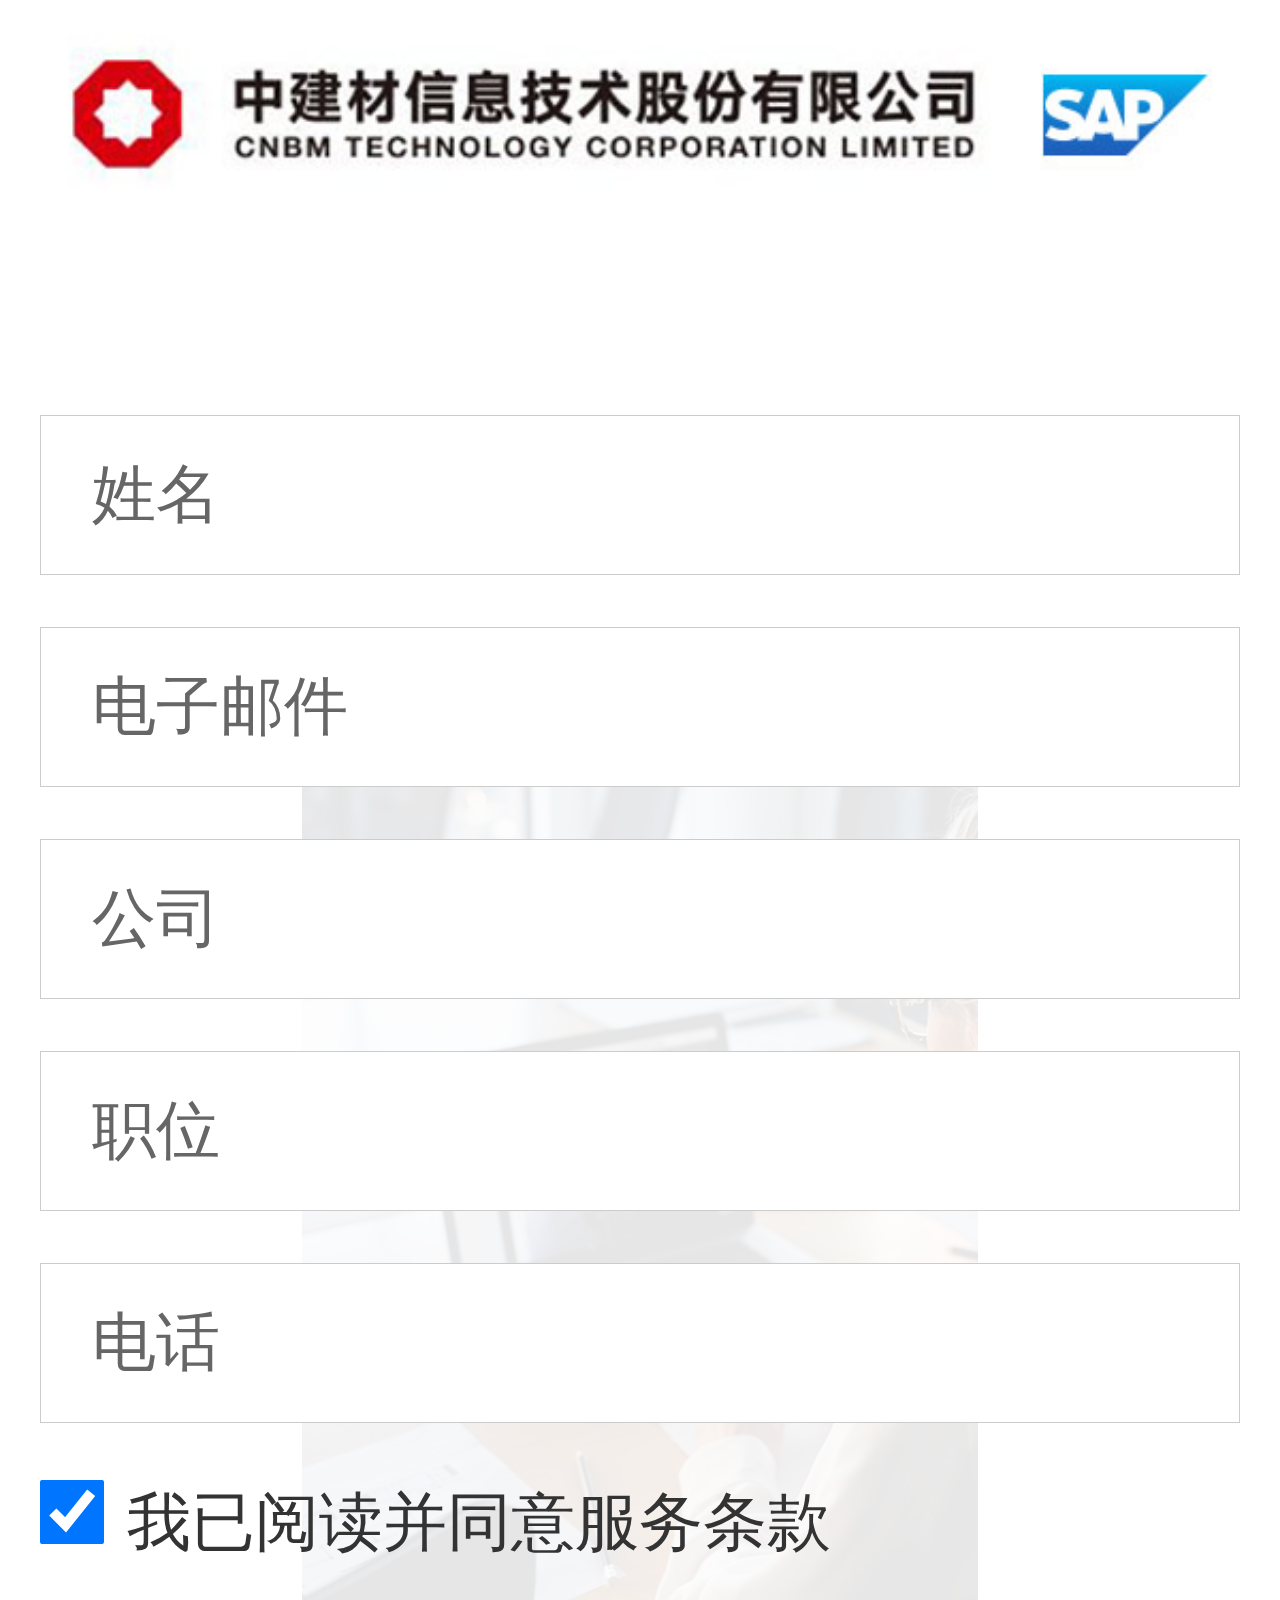
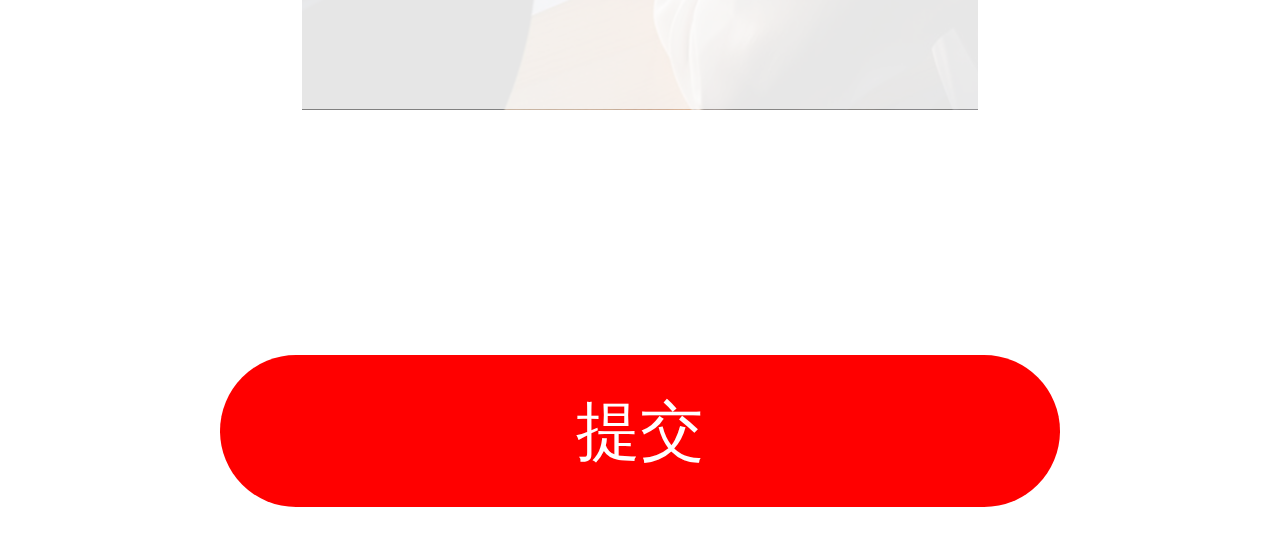
<file: phone/design01.html>
<!DOCTYPE html>
<html lang="en">
<head>
	<meta charset="UTF-8">
	<meta name="viewport" content="width=device-width,initial-scale=1,minimum-scale=1,maximum-scale=1,user-scalable=no">
	<link rel="stylesheet" type="text/css" href="css/base.css">
	<link rel="stylesheet" type="text/css" href="css/mobile.css">
	<title>design</title>
</head>
<body>
	<div class="header">
		<a href="#">
			<h1><img src="images/phone/pic_02.jpg" alt=""></h1>
		</a>
	</div>
	<div class="addbg">
		<div class="des fr">
			<form action="">
				<p><input type="text"><span>姓名</span></p>
				<p class="email"><input type="text"><span>电子邮件</span></p>
				<p><input type="text"><span>公司</span></p>
				<p><input type="text"><span>职位</span></p>
				<p><input type="text"><span>电话</span></p>
				<p class="checked"><input type="checkbox" name="agree" value="同意" checked="checked"> <label for="agree">我已阅读并同意服务条款</label></p>
				<p class="sub tc"><input type="submit" value="提交"></p>
			</form>
		</div>
	</div>
	<div class="tc none designsuccess">
		<span>注册成功！</span>
		<p class="backbtn tc"><input type="submit" value="提交"></p>
	</div>
	<script>
		(function(doc, win) {
			function change() {
				document.documentElement.style.fontSize = document.documentElement.clientWidth / 20 + 'px';
			}
			doc.addEventListener('DOMContentLoaded', change, false);
			win.addEventListener('resize', change, false)
		})(document, window);
	</script>
</body>
</html>
</file>
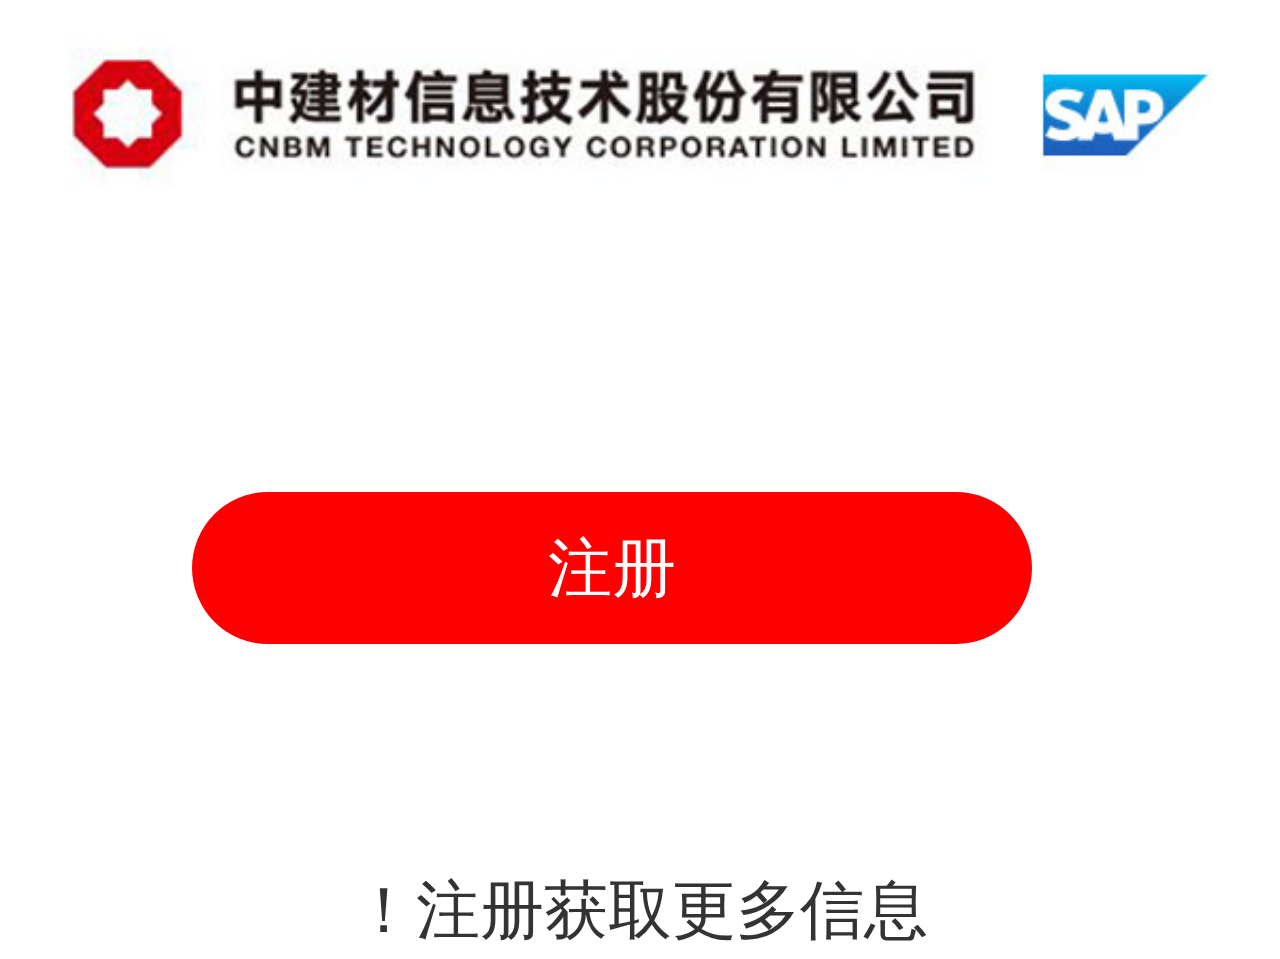
<file: phone/designstart.html>
<!DOCTYPE html>
<html lang="en">
<head>
	<meta charset="UTF-8">
	<meta name="viewport" content="width=device-width,initial-scale=1,minimum-scale=1,maximum-scale=1,user-scalable=no">
	<link rel="stylesheet" type="text/css" href="css/base.css">
	<link rel="stylesheet" type="text/css" href="css/mobile.css">
	<title>designstart</title>
</head>
<body>
	<div class="header">
		<a href="#">
			<h1><img src="images/phone/pic_02.jpg" alt=""></h1>
		</a>
	</div>
	<div class=" designslg tc">
		<span>！注册获取更多信息</span>
		<p class="signbtn tc"><input type="submit" value="注册"></p>
	</div>
	<script>
		(function(doc, win) {
			function change() {
				document.documentElement.style.fontSize = document.documentElement.clientWidth / 20 + 'px';
			}
			doc.addEventListener('DOMContentLoaded', change, false);
			win.addEventListener('resize', change, false)
		})(document, window);
	</script>
</body>
</html>
</file>
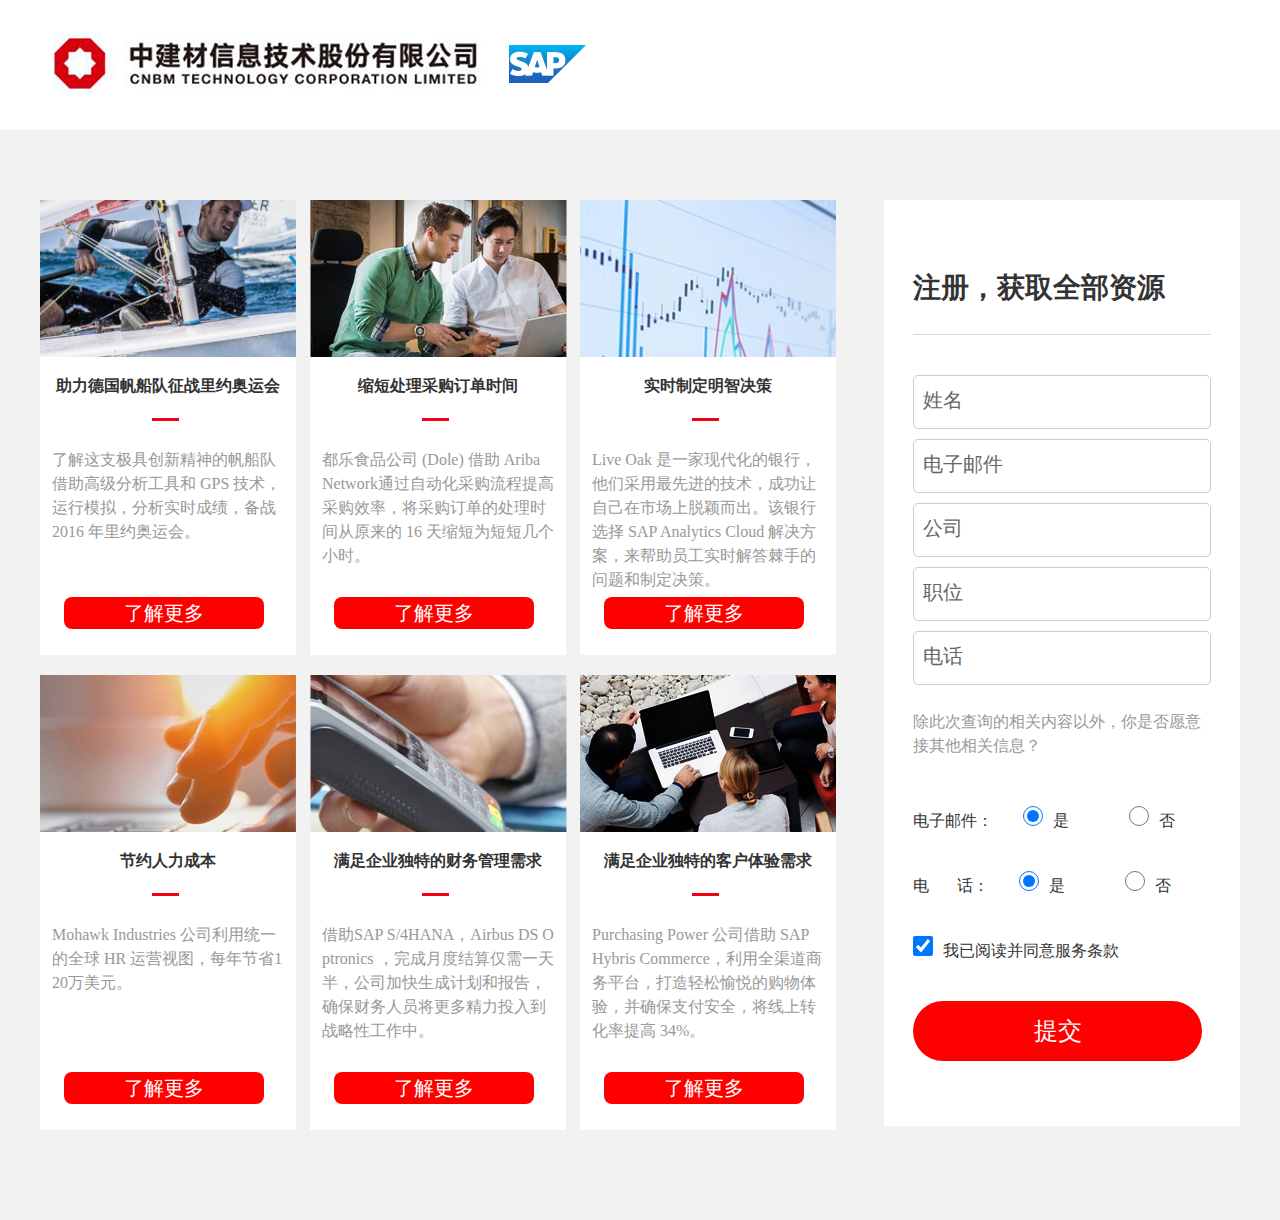
<file: zhongjian/design.html>
<!DOCTYPE html>
<html lang="en">
<head>
	<meta charset="UTF-8">
	<link rel="stylesheet" type="text/css" href="css/base.css">
	<link rel="stylesheet" type="text/css" href="css/style.css">
	<title>design</title>
</head>
<body>
	<div class="header">
		<a href="#">
			<h1><img src="images/logo.png" alt=""></h1>
		</a>
	</div>
	<div class="all">
		<div class="allbox">
			<ul>
				<li>
					<img src="images/dg1.jpg" alt="">
					<div class="allcontent">
						<h2>助力德国帆船队征战里约奥运会</h2>
						<span></span>
						<p>了解这支极具创新精神的帆船队借助高级分析工具和 GPS 技术，运行模拟，分析实时成绩，备战 2016 年里约奥运会。</p>
						<a href="#">了解更多</a>
					</div>
				</li>
				<li>
					<img src="images/dg2.jpg" alt="">
					<div class="allcontent">
						<h2>缩短处理采购订单时间</h2>
						<span></span>
						<p>都乐食品公司 (Dole) 借助 Ariba Network通过自动化采购流程提高采购效率，将采购订单的处理时间从原来的 16 天缩短为短短几个小时。 </p>
						<a href="#">了解更多</a>
					</div>
				</li>
				<li>
					<img src="images/dg3.jpg" alt="">
					<div class="allcontent">
						<h2>实时制定明智决策</h2>
						<span></span>
						<p>Live Oak 是一家现代化的银行，他们采用最先进的技术，成功让自己在市场上脱颖而出。该银行选择 SAP Analytics Cloud 解决方案，来帮助员工实时解答棘手的问题和制定决策。</p>
						<a href="#">了解更多</a>
					</div>
				</li>
				<li>
					<img src="images/dg4.jpg" alt="">
					<div class="allcontent">
						<h2>节约人力成本</h2>
						<span></span>
						<p>Mohawk Industries 公司利用统一的全球 HR 运营视图，每年节省120万美元。</p>
						<a href="#">了解更多</a>
					</div>
				</li>
				<li>
					<img src="images/dg5.jpg" alt="">
					<div class="allcontent">
						<h2>满足企业独特的财务管理需求</h2>
						<span></span>
						<p>借助SAP S/4HANA，Airbus DS Optronics ，完成月度结算仅需一天半，公司加快生成计划和报告，确保财务人员将更多精力投入到战略性工作中。</p>
						<a href="#">了解更多</a>
					</div>
				</li>
				<li>
					<img src="images/dg6.png" alt="">
					<div class="allcontent">
						<h2>满足企业独特的客户体验需求</h2>
						<span></span>
						<p>Purchasing Power 公司借助 SAP Hybris Commerce，利用全渠道商务平台，打造轻松愉悦的购物体验，并确保支付安全，将线上转化率提高 34%。 </p>
						<a href="#">了解更多</a>
					</div>
				</li>
			</ul>
			<div class="dgright">
				<h2>注册，获取全部资源</h2>
				<form action="">
					<div class="formtop">
						<p><input type="text"><span>姓名</span></p>
						<p><input type="text"><span>电子邮件</span></p>
						<p><input type="text"><span>公司</span></p>
						<p><input type="text"><span>职位</span></p>
						<p><input type="text"><span>电话</span></p>
					</div>
					<h3>除此次查询的相关内容以外，你是否愿意接其他相关信息？</h3>
					<div class="sur">
						<p class="checked"><label for="agree">电子邮件：</label><input type="radio" name="agree" value="yes" checked><span class="yesbtn">是</span><input type="radio" name="agree" value="no"><span>否</span></p>
						<p class="checked"><label for="agree">电 &nbsp;&nbsp;&nbsp;&nbsp;&nbsp;&nbsp;话：</label><input type="radio" name="agrees" value="yess" checked><span class="yesbtn">是</span><input type="radio" name="agrees" value="nos"><span>否</span></p>
						<p><input type="checkbox" name="agree" value="yes" checked><label for="agree">我已阅读并同意服务条款</label></p>
					</div>
					<input type="submit" value="提交" class="formsub">
				</form>
			</div>
		</div>
		
	</div>
</body>
</html>
</file>
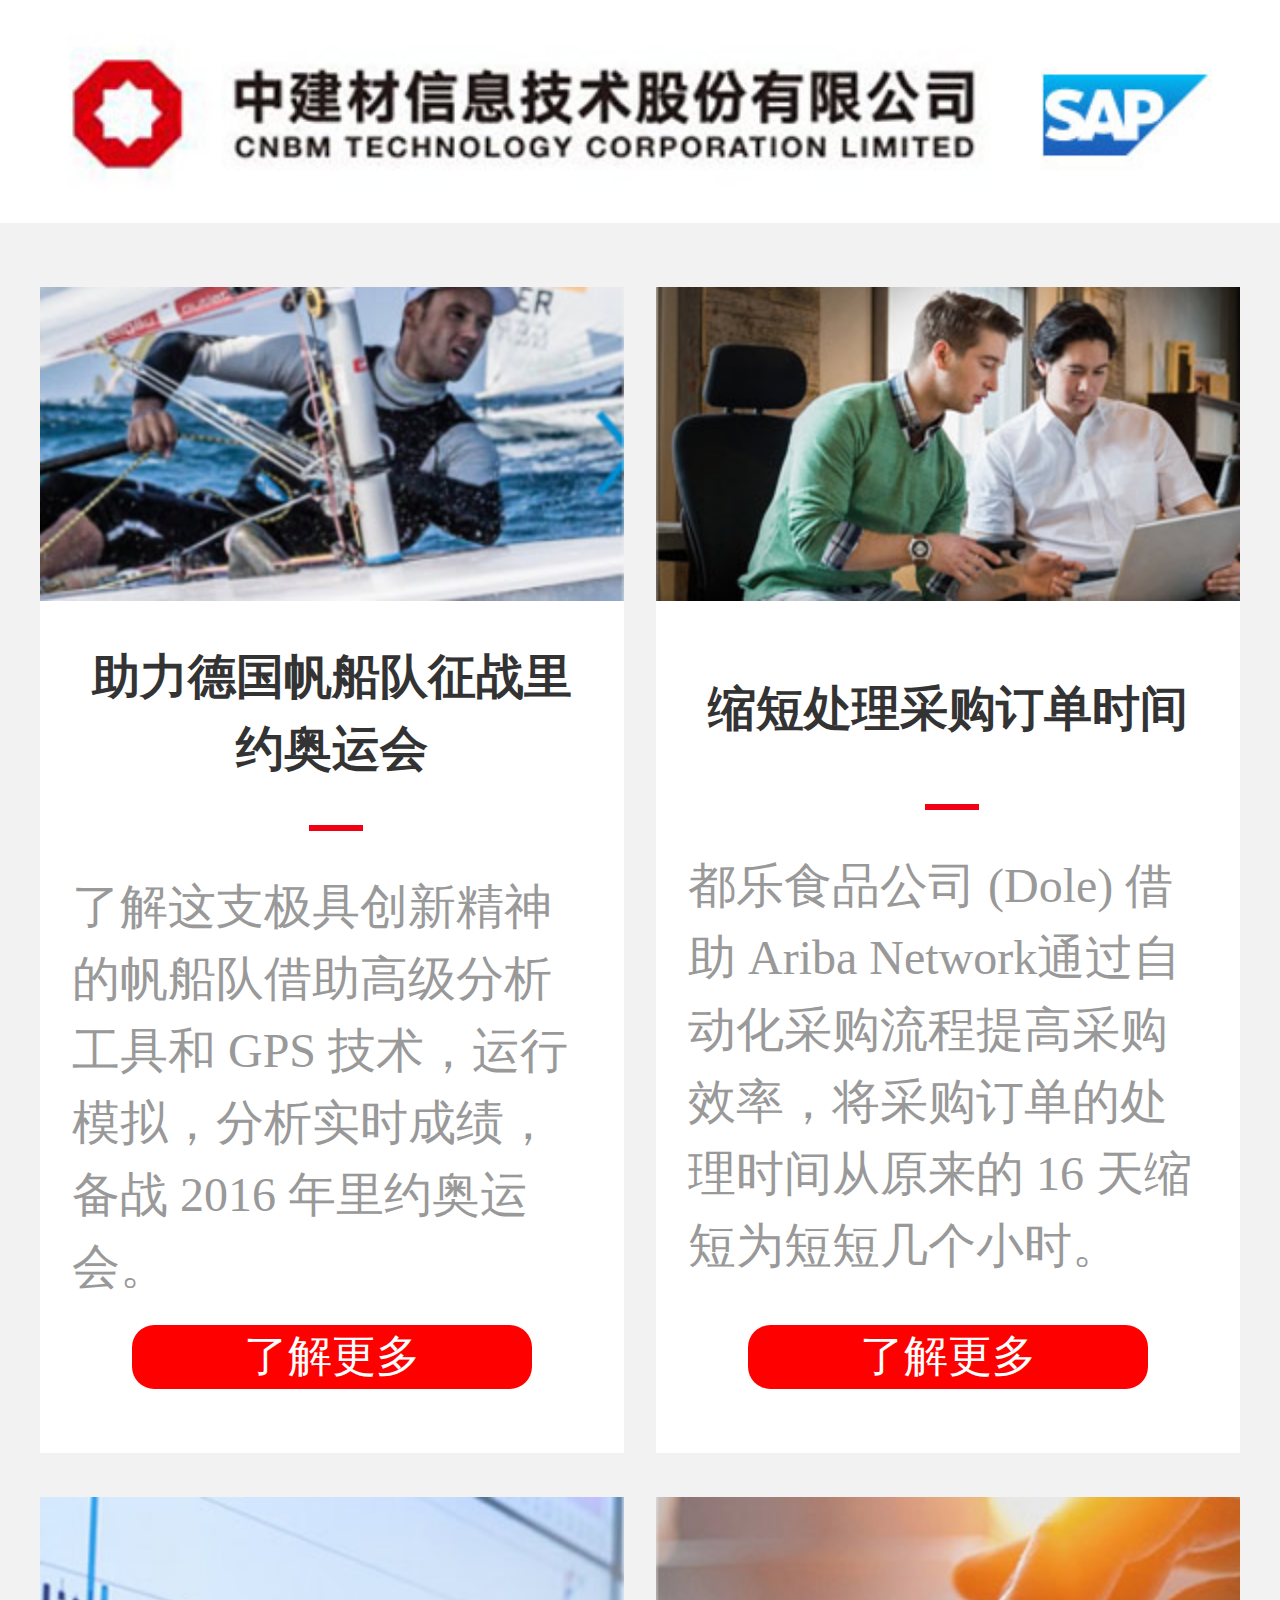
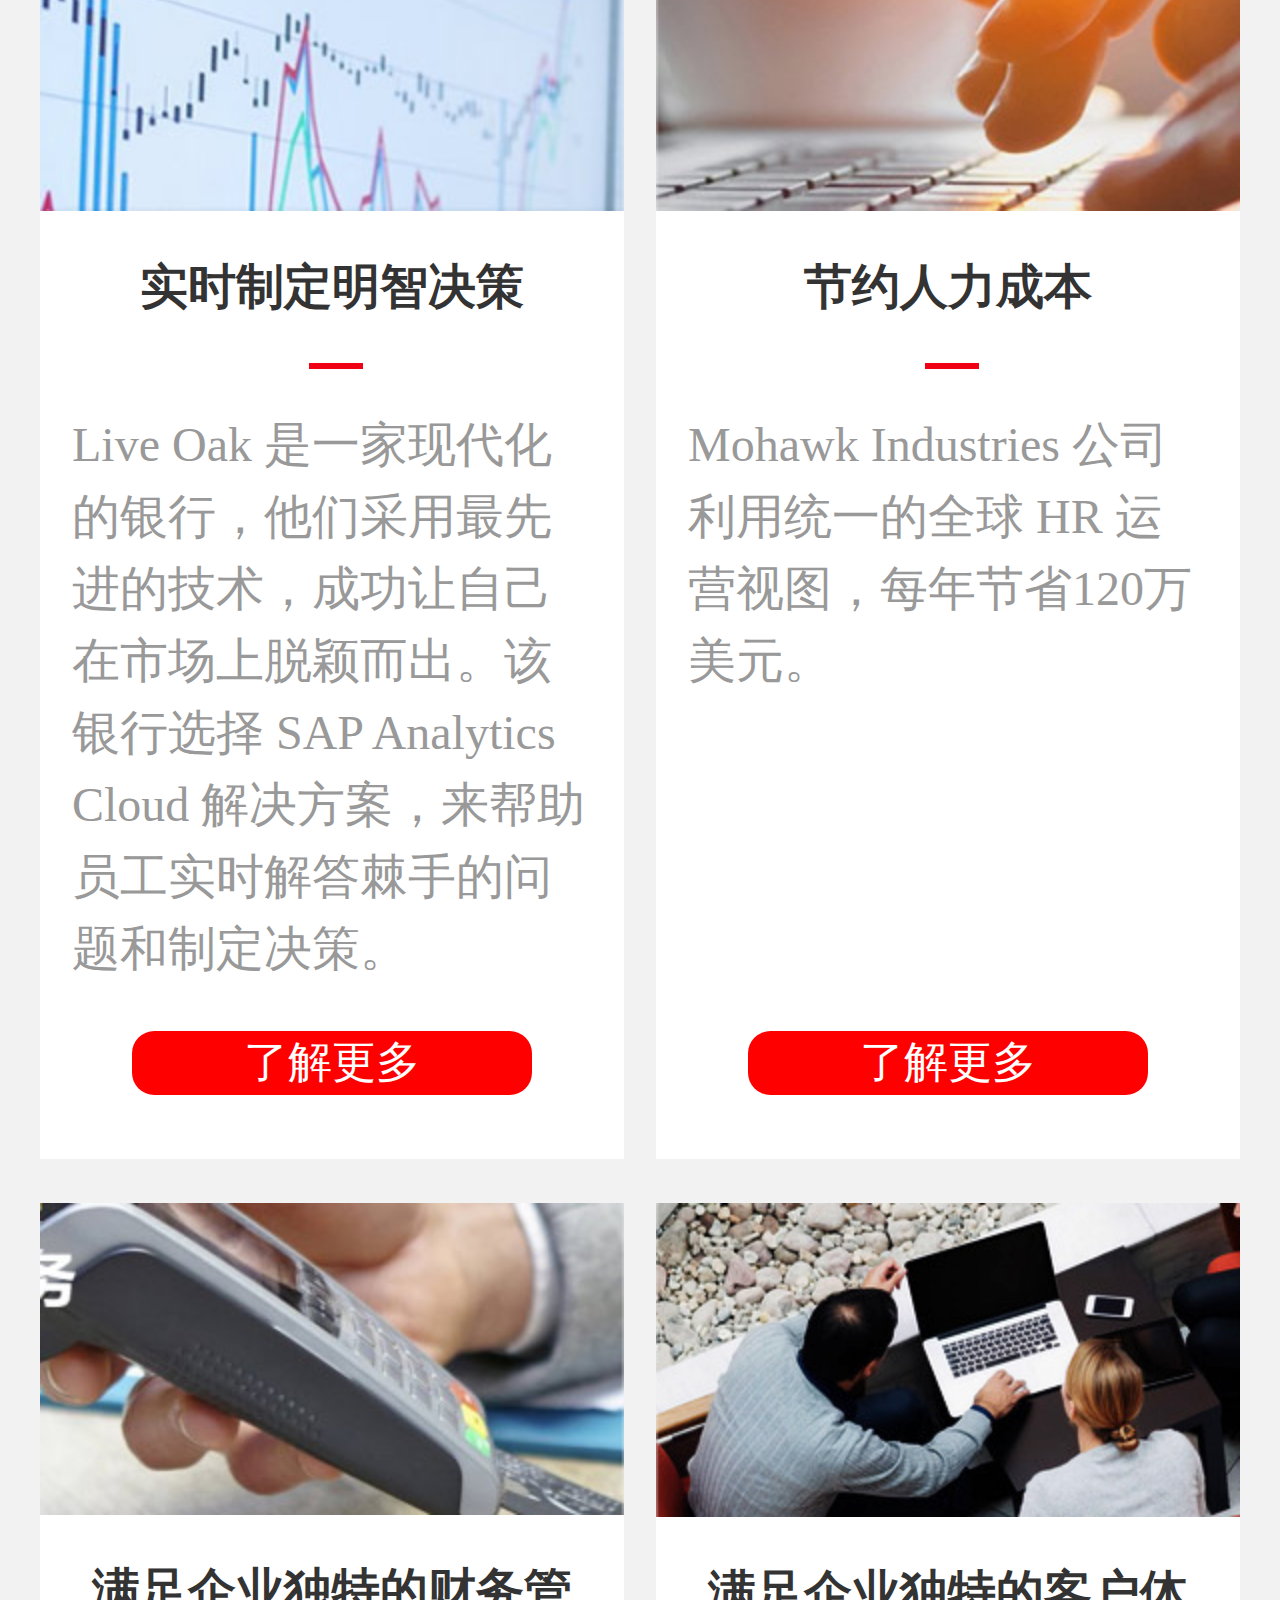
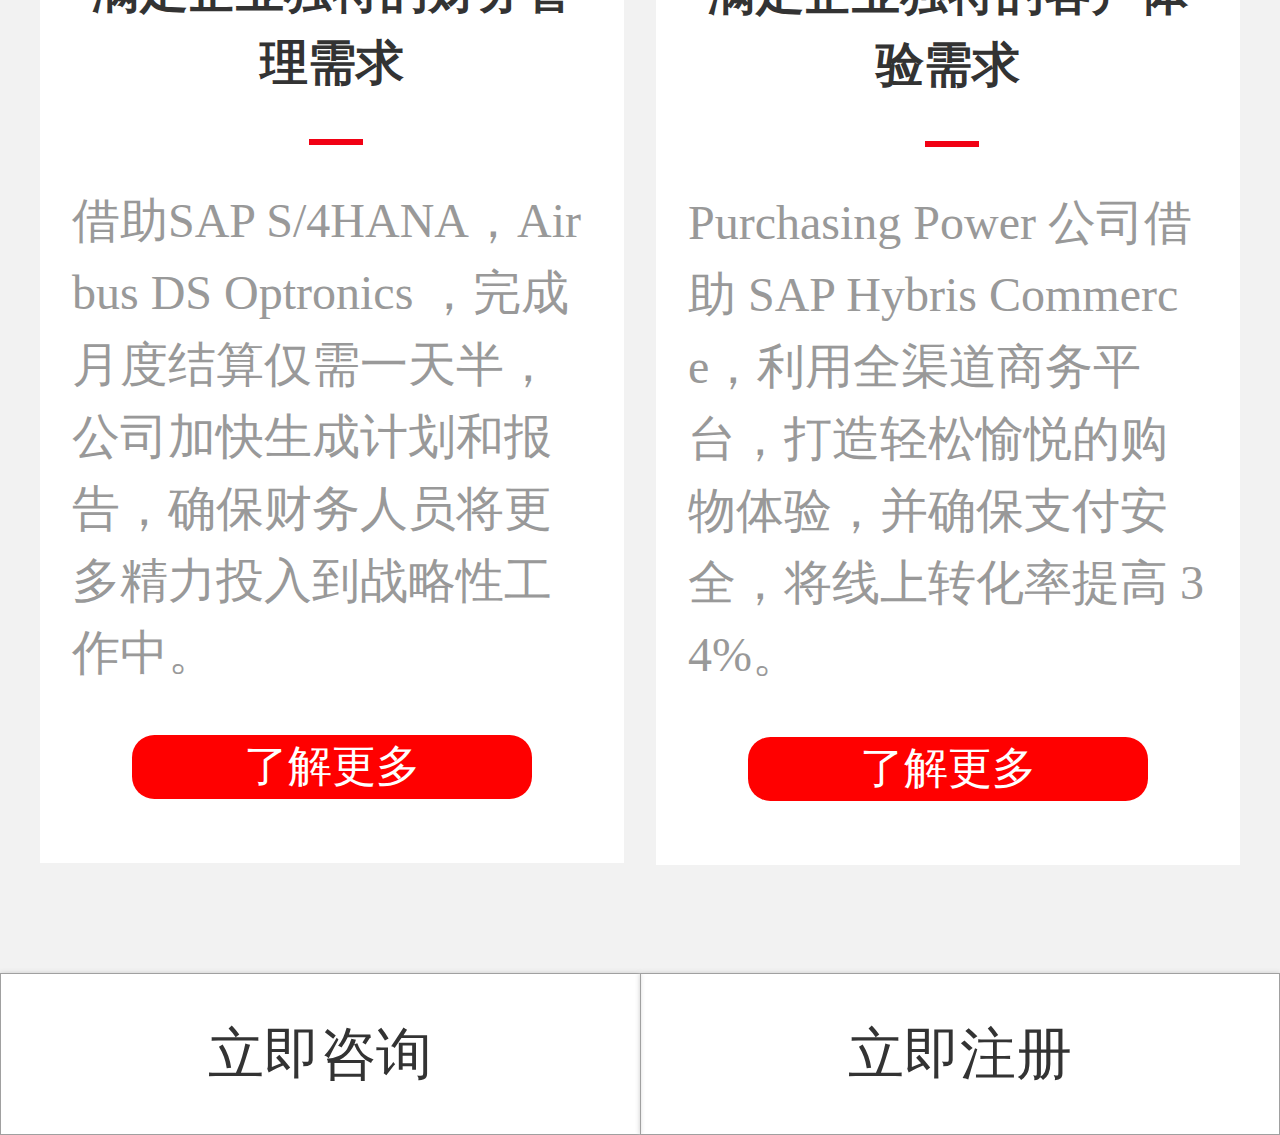
<file: 20171205/phone/design.html>
<!DOCTYPE html>
<html lang="en">
<head>
	<meta charset="UTF-8">
	<meta name="viewport" content="width=device-width,initial-scale=1,minimum-scale=1,maximum-scale=1,user-scalable=no">
	<link rel="stylesheet" type="text/css" href="css/base.css">
	<link rel="stylesheet" type="text/css" href="css/mobile.css">
	<title>design</title>
</head>
<body>
	<div class="header">
		<a href="#">
			<h1><img src="images/phone/pic_02.jpg" alt=""></h1>
		</a>
	</div>
	<div class="all">
		<div class="allbox">
			<ul>
				<li>
					<img src="images/phone/pic_61.jpg" alt="">
					<div class="allcontent">
						<h2>助力德国帆船队征战里约奥运会</h2>
						<span></span>
						<p>了解这支极具创新精神的帆船队借助高级分析工具和 GPS 技术，运行模拟，分析实时成绩，备战 2016 年里约奥运会。</p>
						<a href="#">了解更多</a>
					</div>
				</li>
				<li>
					<img src="images/phone/pic_62.jpg" alt="">
					<div class="allcontent">
						<h2>缩短处理采购订单时间</h2>
						<span></span>
						<p>都乐食品公司 (Dole) 借助 Ariba Network通过自动化采购流程提高采购效率，将采购订单的处理时间从原来的 16 天缩短为短短几个小时。 </p>
						<a href="#">了解更多</a>
					</div>
				</li>
				<li>
					<img src="images/phone/pic_63.jpg" alt="">
					<div class="allcontent">
						<h2>实时制定明智决策</h2>
						<span></span>
						<p>Live Oak 是一家现代化的银行，他们采用最先进的技术，成功让自己在市场上脱颖而出。该银行选择 SAP Analytics Cloud 解决方案，来帮助员工实时解答棘手的问题和制定决策。</p>
						<a href="#">了解更多</a>
					</div>
				</li>
				<li>
					<img src="images/phone/pic_64.jpg" alt="">
					<div class="allcontent">
						<h2>节约人力成本</h2>
						<span></span>
						<p>Mohawk Industries 公司利用统一的全球 HR 运营视图，每年节省120万美元。</p>
						<a href="#">了解更多</a>
					</div>
				</li>
				<li>
					<img src="images/phone/pic_65.jpg" alt="">
					<div class="allcontent">
						<h2>满足企业独特的财务管理需求</h2>
						<span></span>
						<p>借助SAP S/4HANA，Airbus DS Optronics ，完成月度结算仅需一天半，公司加快生成计划和报告，确保财务人员将更多精力投入到战略性工作中。</p>
						<a href="#">了解更多</a>
					</div>
				</li>
				<li>
					<img src="images/phone/pic_66.png" alt="">
					<div class="allcontent">
						<h2>满足企业独特的客户体验需求</h2>
						<span></span>
						<p>Purchasing Power 公司借助 SAP Hybris Commerce，利用全渠道商务平台，打造轻松愉悦的购物体验，并确保支付安全，将线上转化率提高 34%。 </p>
						<a href="#">了解更多</a>
					</div>
				</li>
			</ul>
		</div>
	</div>
	<div class="bottomdesign">
		<a href="#">立即咨询</a>
		<a href="#">立即注册</a>	
	</div>
	<script>
		(function(doc, win) {
			function change() {
				document.documentElement.style.fontSize = document.documentElement.clientWidth / 20 + 'px';
			}
			doc.addEventListener('DOMContentLoaded', change, false);
			win.addEventListener('resize', change, false)
		})(document, window);
	</script>
</body>
</html>
</file>
<file: phone/css/base.css>
/*
**Mon, 11 Apr 2016 00:55:33 GMT**
*/

@charset "utf-8";

body,h1,h2,h3,h4,h5,h6,hr,p,dl,dt,dd,ul,ol,li,form,fieldset,legend,button,input,textarea,th,td {
	margin: 0;
	padding: 0;
}

h1,h2,h3,h4,h5,h6 {
	font-weight: 400;
}

body,button,input,select,textarea {
	font: 12px/1.5 tahoma,arial,"Hiragino Sans GB","\5b8b\4f53",sans-serif
}

body {
	background: #FFF;
	color: #333;
}

em,i {
	font-style: normal;
}

fieldset,img {
	border: 0;
}

ul,ol,li {
	list-style: none;
	list-style-position: outside;
}

button,input,select,textarea {
	font-size: 100%;
	outline: 0;
}

textarea {
	resize: none;
}

table {
	border-collapse: collapse;
	border-spacing: 0;
}

a {
	color: #333;
	text-decoration: none;
	outline: 0;
}

a:hover {
	text-decoration: none;
}

p,span,em,strong {
	word-break: break-all;
	word-wrap: break-word;
}

.clearfix:after {
	content: "";
	display: block;
	height: 0;
	clear: both;
	visibility: hidden;
}

.clearfix {
	zoom: 1
}

.clear {
	clear: both;
	display: block;
	height: 0;0;
	overflow: hidden;
	font-size: 0;
}

.tl {
	text-align: left;
}

.tc {
	text-align: center;
}

.tr {
	text-align: right;
}

.fl {
	float: left;
	display: inline;
}

.fr {
	float: right;
	display: inline;
}

.pr {
	position: relative;
}

.pa {
	position: absolute;
}

.none {
	display: none;
}

.fontYH {
	font-family: Microsoft YaHei,"\u5fae\u8f6f\u96c5\u9ed1",Microsoft JhengHei,"\u534e\u6587\u7ec6\u9ed1",STHeiti,MingLiu,Serif
}
</file>
<file: phone/css/mobile.css>
body,html{
	width: 100%;
	font-family: "Microsoft YaHei";
}
.none{
	display: none;
}
.header{
	width: 100%;
}
.header img{
	width: 100%;
}
.header a{
	display: block;
}
.banner{
	background: url('./../images/phone/pic_04.png') no-repeat;
	background-size:100% 100%;
	width: 100%;
}
.banner .bannercontent h2{
	color: #fff;
	font-size: 1.375rem;
	font-weight: 700;
	padding-top: 2.3125rem;
	text-align: center;
}
.banner .bannerbtn{
	width: 8.825rem;
	height: 1.875rem;
	border: 1px solid #fff;
	border-radius: 0.2rem;
	font-size: 0.8125rem;
	text-align: center;
	line-height: 1.875rem;
	margin-left: 5.3125rem;
	margin:1.5625rem 0 1.09rem 5.3125rem;
	
}
.banner .bannerbtn a{
	display: inline-block;
	color: #fff;
}
.banner .blackbox{
	width: 100%;
	height: 1.75rem;
	color: #fff;
	font-size: 0.875rem;
	line-height: 1.75rem;
	font-weight: 600;
	background: rgba(13,13,13,0.6);
}
.banner .turnbottom a{
	margin-bottom: 0.71875rem;
	height: 1.46875rem;
	width: 2.40625rem;
	display: inline-block;
	line-height: 1.46875rem;
	background: rgba(13,13,13,0.6);
}
.tabs{
	width: 100%;
	height: 3rem;
	background: #222222;
	color: #aaa;
	font-size: 1rem;
}
.tab{
	height: 1.75rem;
	width: 5.8125rem;
	text-align: center;
	line-height: 1.75rem;
	margin-left: 2.6875rem;
	margin-top: 0.625rem;
}
.tabs ul .tabact{
	background: url("./../images/phone/pic_01.png") no-repeat;
	background-size: 100% 100%;
}
.more{
	width: 100%;
	padding-bottom: 2rem;
	background: url('./../images/phone/pic_06.png');
}
.morebox h2{
	font-size: 1.25rem;
	font-weight: 600;
	padding-top: 1.875rem;
	text-align: center;
}
.morebox h3{
	font-size: 0.8125rem;
	text-align: center;
	margin-bottom: 1.3125rem;
}
.morebox .ccpic img{
	width: 18.375rem;
	height: 9.375rem;
}
.morebox .ccpic {
	margin-left: 0.625rem;
	width: 18.375rem;
	height: 9.375rem;
	box-shadow: 1px 1px 5px #ccc;
}
.morebox .morecontent{
	padding: 1rem 0.625rem 0;
} 
.morebox  .moretop h4,
.morebox  .morebottom h4{
	width: 3.8125rem;
	height: 0.84375rem;
	text-align: center;
	font-weight: 600;
	line-height: 0.84375rem;
	font-size: 0.625rem;
	color: #fff;
	background: url('./../images/ibg.png') no-repeat;
	background-size: cover;
}
.morebox  .moretop h5{
	font-size: 0.8125rem;
	font-weight: 600;
	margin:0.72rem 0 0.34375rem 1.1875rem;
}
.morebox  .moretop p{
	font-size: 0.5625rem;
	margin-left: 1.1875rem;
	padding:0 0.3125rem;
	border: 1px solid #ccc;	
	border-radius: 0.2rem;
}
.morebox  .morebottom h4 {
	margin-top: 1.25rem;
}
.morebox  .morebottom ul {
	margin:1rem 0 0 1rem;
}
.morebox  .morebottom ul li {
	list-style-type: disc;
	font-size: 0.75rem;
	line-height: 1.5rem;
}
.morebox  .morebottom ul li span{
	/*width: 2.8rem;*/
	height: 1rem;
	padding:0 0.375rem;
	background: #fff;
	border:1px solid #ccc;
	text-align: center;
	line-height: 1rem;
	color: #d70014;
	font-size: 0.8125rem;
	font-weight: 600;
	box-shadow: 0 0 0.4rem #ccc;
	border-radius: 0.25rem;
	display: inline-block;
	margin-left: 0.156rem;
}
.learnmore{
	width: 11.5rem;
	height: 2rem;
	margin-top: 1.5625rem;
	margin-left: 4rem;
	font-size: 1rem;
	padding-left: 3rem;
	font-weight: 600;
	line-height: 2rem;
	box-sizing: border-box;
	background: url('./../images/phone/pic_08.png') no-repeat; 
	background-size: cover;
}
.box2{
	width: 100%;
	padding-bottom: 2rem;
	text-align: center;
	padding-top: 1.875rem;
	box-sizing: border-box;
}
.box2 h2{
	font-size: 1rem;
	font-weight: 700;
}
.box2 h3{
	font-size: 0.75rem;
	font-weight: 600;
	padding-bottom: 1.875rem;
}
.box2 .box2icon{
	padding: 0 0.625rem;
	overflow: hidden;
}
.box2 .box2icon li{
	width: 6.25rem;
	text-align: center;
	float: left;
	margin-bottom: 1rem;
}
.box2 .box2icon li:nth-child(2){
	height: 3.5625rem;
	font-size: 0.375rem;
}
.box2 .box2icon li h4{
	font-size: 0.8125rem;
	font-weight: 600;
}
.box2 .box2icon li img{
	width: 2.75rem;
	height: 2.75rem;
}
.box2 .box2icon li span{
	display: inline-block;
	height: 0.09375rem;
	width: 0.84375rem;
	background: #f10114;
}
.box2 .box2icon li p{
	color: #c6c6c6;
}
.box2 .box2text{
	margin-top: 1.6125rem;
	padding:0 0.625rem;
}
.box2 .box2text li{
	text-align: left;
}
.box2 .box2text li h4{
	margin:0.875rem 0 1.25rem 0;
	padding-bottom: 0.75rem;
	font-size: 0.875rem;
	font-weight: 600;
	border-bottom: 1px solid #ccc;
}
.box2 .box2text li p{
	color: #999;
	font-size: 0.6875rem;
	line-height: 1.4375rem;
}
.box3{
	width: 100%;
	padding:0 0.625rem;
	background: #f1f1f1;
	box-sizing: border-box;
}
.box3 h2,
.box4 h2,
.box5 h2,
.manage h2{
	padding-top: 1.875rem;
	text-align: center;
	font-size: 1rem;
	font-weight: 700;
}
.box3 h3,
.box4 h3,
.box5 h3,
.manage h3{
	text-align: center;
	font-size: 0.75rem;
	font-weight: 600;
}
.ct{
	text-align: center;
	margin-top: 1.66rem;
	padding-bottom: 1rem;

}
.ct img{
	width: 7.84375rem;
	height: 7.84375rem;
	margin-bottom: 1rem;	
}
.ct ul {
	overflow: hidden;
}
.ct ul li {
	width: 100%;
	background: #fff;
	margin-bottom: 0.625rem;
	padding-bottom: 1rem;
	font-size: 0.75rem;
	border-radius: 0.5rem;
	box-shadow: 0 0 0.2rem #ccc;
	text-align: left;
	float: left;
}
.ct ul li:nth-child(1) img{
	margin:1.3475rem 0.75rem 0 0.5rem;
	height: 3.65625rem;
	width: 2.40625rem;
}
.ct ul li:nth-child(2) img,
.ct ul li:nth-child(3) img,
.ct ul li:nth-child(4) img{
	margin:3rem 0.3475rem 0 0.3475rem;
	height: 3.125rem;
	width: 3.25rem;
}
.ct ul li:nth-child(3) img{
	margin-top: 1.46rem;
}
.ct ul li h2{
	padding-top: 1rem;
	text-align: left;
	font-size: 0.8125rem;
}
.ct ul li .box3text{
	width: 14.5625rem;
}
.box4{
	width: 100%;
	padding:0 0.625rem;
	box-sizing: border-box;
	background: url('./../images/bg3_21.png');
}
.box4 ul{
	 overflow: hidden;
}
.box4 ul li{
	width: 8.96875rem;
	height: 10rem;
	background: #fff;
	float: left;
	margin:0 0.4rem 0.25rem 0;
	padding: 2.28rem 1.1rem 0;
	box-sizing: border-box;
	box-shadow: 0.25rem 0.25rem 0.25rem #ccc;
}
.box4 ul li h4{
	font-size: 0.8125rem;
	font-weight: 600;
	margin-bottom: 1.375rem;
}
.box4 ul li p{
	text-align: left;
	font-size: 0.6875rem;
	color: #666;
}
.box4content h5{
	margin: 1.5rem 0 1rem 0;
	text-align: center;
	font-size: 1.065rem;
	font-weight: 600;
}
.box4bor{
	text-align: center;
}
.box4bor img{
	width: 15.4375rem;
	/*text-align: center;*/
}
 .box4content p{
 	padding:0 0.5rem;
	margin-top: 0.625rem;
	font-size: 0.6875rem;
	color: #666;
	text-align: center;
} 
 .box4content{
 	padding-bottom: 2rem;
 }
.box5{
	padding-bottom: 2rem;
}
.box4 h3,
.box5 h3{
	margin-bottom: 1.375rem;
}
.box5 .box5content{
	padding:0 0.625rem;
}
.box5 ul li{
	width: 18.75rem;
	border:1px solid #333333;
	margin-bottom:0.625rem;
	padding: 1rem 0.75rem 1rem 1rem;
	box-sizing: border-box;
}
.box5 ul li .box5top{
	overflow: hidden;
	padding-bottom: 0.5rem;
	margin-bottom: 0.625rem;
	border-bottom: 1px solid #ccc;
}
.box5 ul li h4{
	font-size: 0.9375rem;
	float: left;
	padding:0.375rem 0 0 0.3125rem ;
}
.box5 ul li .box5top img{
	width: 2.4375rem;
	height: 2.4375rem;
	float: left;
}
.bottomdesign{
	width: 100%;
	display:flex;
}
.bottomdesign a{
	flex: 1;
	height: 2.5rem;
	line-height: 2.5rem;
	font-size: 0.875rem;
	text-align: center;
	border:1px solid #a0a0a0;
	box-shadow: 0px 0px 5px #ccc;
}
.bottomdesign a:first-child{
	border-right:0;
}
.spa{
	background: #f2f2f2;
}
.spa .spabox .yun{
	position: relative;
	width: 100%;
	height: 18.75rem;
	background: url("./../images/phone/pic_31.png") no-repeat;
	background-size: 100% 100%;
}
.spabox .yun a{
	position: absolute;
	width: 5.625rem;
	height: 2.4375rem;
	border-radius:50px;
	display: inline-block;
}
.spabox .yun .analysisbtn{
	left:5rem;
	top:1.8rem;
	width: 9.375rem;
	height: 6.25rem;
}
.spabox .yun .smartbtn{
	left:0.9rem;
	top:10rem;
}
.spabox .yun .travelbtn{
	left:13.5rem;
	top: 10rem;
}
.spabox .yun .hrbtn{
	left:0.9rem;
	top:14rem;
}
.spabox .yun .sellbtn{
	left:7.2rem;
	top:14rem;
}
.spabox .yun .platformbtn{
	left:13.5rem;
	top:14rem;
}
.spabox .yun .shoppingbtn{
	left:7.2rem;
	top: 10rem;
}
.spabox .yuncontent{
	width: 100%;
	padding:0 0.625rem;
	box-sizing: border-box;
}
.spabox .yuncontent h2{
	font-size: 1.3125rem;
	font-weight: 600;
}
.spabox .yuncontent h3{
	width: 4.4rem;
	height: 1.5625rem;
	margin-top: 0.875rem;
	border: 1px solid #333333;
	border-radius: 0.25rem;
	text-align: center;
	line-height: 1.5625rem;
	font-size: 0.9375rem;
	float: left;
}
.yuncontentborder{
	height: 1px;
	width: 13rem;
	margin: 1.5625rem 0 0 0.3125rem;
	background: #333;
	float: left;
}
.yunct{
	margin-top: 1rem;
}
.yunct h4{
	font-size: 1rem;
	font-weight: 600;
	margin-bottom: 0.875rem;
}
.yunct p{
	font-size: 00.75rem;
	color: #a6a6a6;
}
.yuntabs{
	position: relative;
	margin-top: 2rem;
	width: 100%;
	background: #222;
	border-bottom:0.21875rem solid #f10114;
}
.tri{
	position: absolute;
	bottom:0px;
	left:50%;
	margin-left:-0.21875rem;
	border: 0.4375rem solid #f10114;
	border-right-color: transparent;
	border-left-color: transparent;
	border-top-color: transparent;
}
.yuntabsbox{
	padding:0 0.625rem;
	box-sizing: border-box;
}
.yuntabsbox ul{
	overflow: hidden;
}
.yuntabsbox ul.first li,
.yuntabsbox ul.second li,
.yuntabsbox ul.third li{
	float:left;
	margin: 1.5625rem 1rem 1rem 0;
	width: 5.25rem;
	height: 7rem;
	box-sizing: border-box;
	text-align: center;
}
.yuntabsbox ul.first li:nth-child(1){
	background: url("./../images/phone/pic_32.png") no-repeat;
	background-size: 100% 100%;
}
.yuntabsbox ul.first li:nth-child(2){
	background: url("./../images/phone/pic_33.png") no-repeat;
	background-size: 100% 100%;
}
.yuntabsbox ul.first li:nth-child(3){
	background: url("./../images/phone/pic_34.jpg") no-repeat;
	background-size: 100% 100%;
}
.yuntabsbox ul.first li{
	background-size: 100% 100%;
}
.yuntabsbox ul.second li:nth-child(1){
	background: url("./../images/phone/pic_35.png") no-repeat;
	background-size: 100% 100%;
}
.yuntabsbox ul.second li:nth-child(2){
	margin-left: 0.25rem;
	background: url("./../images/phone/pic_36.png") no-repeat;
	background-size: 100% 100%;
}
.yuntabsbox ul.second li:nth-child(3){
	margin-left:0.25rem;
	width: 4.5rem;
	background: url("./../images/phone/pic_37.png") no-repeat;
	background-size: 100% 100%;
}
.yuntabsbox ul.third li:nth-child(1){
	background: url("./../images/phone/pic_38.png") no-repeat;
	background-size: 100% 100%;
}
.tabdisc{
	text-align: center;
	margin-bottom: 1rem;
}
.tabdisc span{
	display: inline-block;
	width: 0.375rem;
	height: 0.375rem;
	background: #2d2d2d;
	border-radius:5rem;
}
.tabdisc span.tabdiscact{
	background: #151515;
}
/*.yuntabsbox ul li:nth-child(4){
	background: url("./../images/phone/pic_35.png") no-repeat;
	background-size: 100% 100%;
}
.yuntabsbox ul li:nth-child(5){
	background: url("./../images/phone/pic_36.png") no-repeat;
	background-size: 100% 100%;
}
.yuntabsbox ul li:nth-child(6){
	background: url("./../images/phone/pic_37.png") no-repeat;
	background-size: 100% 100%;
}
.yuntabsbox ul li:nth-child(7){
	background: url("./../images/phone/pic_38.png") no-repeat;
	background-size: 100% 100%;
}*/
/*hr云*/
.person{
	width: 100%;
	height: 17.1875rem;
	background: url('./../images/phone/pic_39.png') no-repeat;
	background-size: 100% 100%;
}
.personbox{
	padding:0 0.625rem; 
	box-sizing: border-box;
	color: #fff;
}
.personbox h2{
	font-size: 1.5625rem;
	font-weight: 600;
	padding-top: 3rem;
}
.personbox h3{
	font-size:1.875rem ;
	font-weight: 700;
}
.personbox h4{
	font-size: 1.125rem;
	margin: 1.5rem 0;
}
.personbox a{
	width: 10.219rem;
	height: 2rem;
	line-height: 2rem;
	display: inline-block;
	font-size: 1.125rem;
	border:1px solid #fff;
	color: #fff;
}
.managerbox{
	background: #f2f2f2;
	padding-bottom: 2rem;
}
.manage{
	width: 100%;
	padding:0 0.625rem;
	box-sizing: border-box;
}
.manage h3{
	margin-bottom: 1.5rem;
}
.manage ul {
	overflow: hidden;
}
.manage ul li{
	width: 9rem;
	height: 15.5rem;
	background: #fff;
	text-align: center;
	margin:0 0.65625rem 0.59375rem 0;
	padding-top: 1rem;
	box-sizing: border-box;
	float:left;
	border-radius: 0.5rem;
}
.manage ul li:nth-child(2n){
	margin-right: 0;
}
.hryun .manage ul li:first-child .manacontent-top img {
	width: 5.8rem;
}
.manage ul li .manacontent-top img{
	width: 4.375rem;
	height: 4.375rem;
}
.manage ul li h4{
	font-size: 0.8125rem;
	font-weight: 600;
	margin: 0.25rem 0 0px 0
}
.manage ul li span{
	width: 0.84375rem;
	height: 0.09375rem;
	background: #f10114;
	margin: 0.625rem 0;
	display: inline-block;
}
.manage ul li .manacontent{
	color: #a9a9a9;
	font-size: 0.75rem;
}
.hryun .manage ul li:nth-child(3),
.hryun .manage ul li:nth-child(4){
	height: 11rem;
}
.hryun .manage ul li:nth-child(5),
.hryun .manage ul li:nth-child(6){
	height: 13.3125rem;
}
/*营销云*/
.sellyun .personbox h2{
	font-size: 1.4375rem;
}
.sellyun .manage h2{
	font-size: 1.125rem;
}
.sellyun .manage ul li{
	height: 15.5rem;
}
/*分析云*/
.analysisyun .personbox h3{
	font-size: 1.5625rem;
}
.analysisyun .manage ul li{
	height: 15.5rem;
}
/*中小企业云*/
 .smartyun .person{
	background: url('./../images/phone/pic_51.png') no-repeat;
	background-size: 100% 100%;
}
.smartyun .manage ul li{
	height: 21.3rem;
	padding:1rem 0.5rem 0 0.5rem;
	box-sizing: border-box;
}
.smartyun .manage ul li:last-child{
	height: 18rem;
}
/*采购云*/
.shoppingyun  .person{
	background: url('./../images/phone/pic_55.png') no-repeat;
	background-size: 100% 100%;
}
.shoppingyun .manage ul li{
	height: 21.3rem;
	box-sizing: border-box;
}
.shoppingyun .manage ul li .manacontent{
	padding:0rem 0.5rem 0 0.5rem;
}
.shoppingyun .manage ul li:last-child{
	height: 17rem;
}
.shoppingyun .manage ul li h4{
	font-size: 0.6875rem;
}
/*差旅云*/
.travelyun .personbox h3,
.platformyun .personbox h3{
	padding-top: 3rem;
}
.travelyun  .person{
	background: url('./../images/phone/pic_59.png') no-repeat;
	background-size: 100% 100%;
} 
.travelyun .manage ul li .manacontent,
.platformyun .manage ul li .manacontent{
	padding:0rem 0.5rem 0 0.5rem;
}
/*平台云*/
.platformyun  .person{
	background: url('./../images/phone/pic_60.png') no-repeat;
	background-size: 100% 100%;
}
.platformyun .manage ul li:nth-child(5),
.platformyun .manage ul li:nth-child(6){
	height: 18rem;
}

/*注册查看页*/
.all{
	width: 100%;
	background: #f2f2f2;
	padding:1rem 0;
}
.allbox{
	padding:0 0.625rem;
	box-sizing: border-box;
	overflow: hidden;
}
.allbox ul li{
	width: 9.125rem;
	background: #fff;
	font-size: 0.75rem;
	color: #999;
	float: left;
	margin:0 0.5rem 0.6875rem 0;
}
.allbox ul li img{
	width: 9.125rem;
}
.allbox ul li:nth-child(2n){
	margin-right: 0;
}
.allbox ul li:nth-child(2) h2{
	padding-top: 0;
	margin-bottom: 0.3rem;
}
.allbox ul li:nth-child(2) .allcontent{
	padding-top: 0.8rem;
}
.allbox ul li  .allcontent{
	position: relative;
	height: 14.5rem;
	padding: 0 0.5rem;
	box-sizing: border-box;
}
.allbox ul li  .allcontent span{
	display: inline-block;
	width: 0.84375rem;
	height: 0.09375rem;
	background: #f10114;
	margin:0.625rem 0 0.3125rem 3.7rem;
}
.allbox ul li h2{
	padding-top: 0.3rem;
	box-shadow: border-box;
	color: #333;
	font-size: 0.75rem;
	text-align: center;
	font-weight: 700;
}
.allbox ul li a{
	position: absolute;
	bottom: 1rem;
	width: 6.25rem;
	height: 1rem;
	left:50%;
	margin-left: -3.125rem;
	background: #ff0000;
	color: #fff;
	display: inline-block;
	text-align: center;
	line-height: 1rem;
	font-size: 0.6875rem;
	border-radius: 0.35rem;
}
/* design1 */
.addbg{
	overflow: hidden;
	background: url('../images/phone/pic_67.png') no-repeat center;
}
.des{
	width: 100%;
	padding:0 0.625rem;
	margin-top: 3rem;
	box-sizing: border-box;
}
.des input{
	width: 100%;
	height: 2.5rem;
	border: 1px solid #ccc;
	box-sizing: border-box;
	font-size: 1rem;
	padding-left: 3.2rem;
}
.des .email input{
	padding-left: 5rem;
}
.des p{
	position: relative;
	margin-bottom: 0.8125rem;
}
.des  span{
	position: absolute;
	top:0.5rem;
	left:0.8125rem;
	font-size: 1rem;
	color:#666;
}
.des  label{
	font-size: 1rem;
}
.des  .checked input{
	width: 1rem;
	height: 1rem;
	margin-right: 0.3125rem;
}
.des  .checked{
	margin-bottom: 6rem;
}
.des .sub input{
	width: 13.125rem;
	height: 2.375rem;
	background: #ff0000;
	outline: none;
	border: none;
	border-radius: 2rem;
	text-align: center;
	padding-left: 0;
	color: #fff;
}
/* 注册页二 */
.dgright{
	width: 100%;
	background: #fff;
	padding:1rem 0.625rem;
	box-sizing: border-box;
}
.dgright h2{
	font-size: 1rem;
	font-weight: 600;
	margin-bottom: 1.25rem;
	border-bottom: 1px solid #d9d9d9;
	padding-bottom: 0.75rem;
	text-align: center;
}
.dgright .formtop input{
	width: 100%;
	height: 2.5rem;
	border: solid 1px #ccc;
	border-radius: 0.25rem;
	margin-bottom: 0.5625rem;
	font-size: 0.8125rem;
	padding-left: 3.2rem;
	box-sizing: border-box;
}
.dgright .formtop p:nth-child(2) input{
	padding-left: 5rem;
}
.dgright .formtop p{
	position: relative;
}
.dgright .formtop span{
	position: absolute;
	top:0.5rem;
	left:0.8125rem;
	font-size: 1rem;
	color: #666666;
}
.dgright h3{
	font-size: 0.75rem;
	color: #999;
	margin: 1rem 0 1rem 0;
}
.dgright .sur{
	font-size: 0.75rem;
	margin-bottom: 2rem;
}
.dgright .sur p:nth-child(3){
	margin-top: 1.5rem;
}
.dgright .sur p{
	margin-bottom: 0.8rem;
}
.dgright .sur input{
	width: 1rem;
	height: 1rem;
	margin-right: 0.5rem;
}
.dgright .sur .yesbtn{
	margin-right: 2rem;
}
.dgright .sur label{
	margin-right: 1rem;
}
.formsub{
	width: 13.125rem;
	height: 2.375rem;
	background: #ff0000;
	outline: none;
	border: none;
	border-radius: 2rem;
	text-align: center;
	padding-left: 0;
	color: #fff;
	font-size: 1rem;
	margin-left: 2rem;
}

/*注册开始页*/
.designslg .signbtn input,
.designsuccess .backbtn input{
	position: absolute;
	bottom:4rem;
	width: 13.125rem;
	height: 2.375rem;
	background: #ff0000;
	outline: none;
	border: none;
	border-radius: 2rem;
	text-align: center;
	padding-left: 0;
	color: #fff;
	font-size: 1rem;
	margin-left: -7rem;
}

.designsuccess span,
.designslg span{
	margin-top: 10rem;
	font-size: 1rem;
	color: #333;
}
.designslg{
	padding-top: 10rem;
}
</file>
<file: zhongjian/css/base.css>
/*
**Mon, 11 Apr 2016 00:55:33 GMT**
*/

@charset "utf-8";

body,h1,h2,h3,h4,h5,h6,hr,p,dl,dt,dd,ul,ol,li,form,fieldset,legend,button,input,textarea,th,td {
	margin: 0;
	padding: 0;
}

h1,h2,h3,h4,h5,h6 {
	font-weight: 400;
}

body,button,input,select,textarea {
	font: 12px/1.5 tahoma,arial,"Hiragino Sans GB","\5b8b\4f53",sans-serif
}

body {
	background: #FFF;
	color: #333;
}

em,i {
	font-style: normal;
}

fieldset,img {
	border: 0;
}

ul,ol,li {
	list-style: none;
	list-style-position: outside;
}

button,input,select,textarea {
	font-size: 100%;
	outline: 0;
}

textarea {
	resize: none;
}

table {
	border-collapse: collapse;
	border-spacing: 0;
}

a {
	color: #333;
	text-decoration: none;
	outline: 0;
}

a:hover {
	text-decoration: none;
}

p,span,em,strong {
	word-break: break-all;
	word-wrap: break-word;
}

.clearfix:after {
	content: "";
	display: block;
	height: 0;
	clear: both;
	visibility: hidden;
}

.clearfix {
	zoom: 1
}

.clear {
	clear: both;
	display: block;
	height: 0;0;
	overflow: hidden;
	font-size: 0;
}

.tl {
	text-align: left;
}

.tc {
	text-align: center;
}

.tr {
	text-align: right;
}

.fl {
	float: left;
	display: inline;
}

.fr {
	float: right;
	display: inline;
}

.pr {
	position: relative;
}

.pa {
	position: absolute;
}

.none {
	display: none;
}

.fontYH {
	font-family: Microsoft YaHei,"\u5fae\u8f6f\u96c5\u9ed1",Microsoft JhengHei,"\u534e\u6587\u7ec6\u9ed1",STHeiti,MingLiu,Serif
}
</file>
<file: zhongjian/css/style.css>
body,html{
	width: 100%;
	font-family: "Microsoft YaHei";
}
.none{
	display: none;
}
.header{
	width: 1200px;
	margin: 0 auto;
}
.header a{
	display: inline-block;
}
.banner{
	background: url('./../images/banner_02.png');
	width: 100%;
	height: 827px;
}
.banner .bannercontent{
	width: 1200px;
	margin: 0 auto;
}
.banner .bannercontent h2{
	color: #fff;
	font-size: 68px;
	font-weight: 700;
	padding:134px 0 146px 0px;
}
.banner .bannerbtn{
	width: 396px;
	height: 68px;
	border: 1px solid #fff;
	border-radius: 5px;
	font-size: 32px;
	text-align: center;
	line-height: 68px;
}
.banner .bannerbtn a{
	color: #fff;
}
.banner .bannerbtn a img{
	padding-left: 15px;
}
.banner .bannerright{
	width: 500px;
	height: 495px;
	padding-top: 30px;
	margin: 94px 47px 0 0;
	background: #fff;
	opacity: 0.7;
}
.banner .bannerright input{
	width: 396px;
	height: 62px;
	margin: 0 0 9px 38px;
	padding-left: 70px;
	border:1px solid #bbbbbb;
	border-radius: 5px;
	box-sizing: border-box;
	font-size: 20px;
	color: #333;
}
.banner .bannerright p{
	position: relative;
}
.banner .bannerright p span{
	position: absolute;
	left:60px;
	font-size: 20px;
	line-height: 62px;
	color: #666;
}
.banner .bannerright .email input{
	padding-left: 110px;
}
.banner .bannerright .checked {
	font-size: 18px;
	justify-content: center;
}
.banner .bannerright .checked a{
	color: #05a9e8;
}
.banner .bannerright .checked input{
	width: 20px;
	height: 20px;
	margin:10px 10px 30px 38px;
}
.banner .bannerright .sub input{
	width: 328px;
	height: 59px;
	padding-left: 0;
	background: #ff0000;
	color: #fff;
	font-size: 24px;
	border-radius: 50px;
	margin-left: 0;
}
.banner .blackbox{
	width: 100%;
	height: 56px;
	margin-top: 74px;
	color: #fff;
	font-size: 32px;
	line-height: 56px;
	background: rgba(13,13,13,0.6);
}
.banner .turnbottom a{
	height: 47px;
	width: 77px;
	display: inline-block;
	line-height: 47px;
	background: rgba(13,13,13,0.6);
}
.tabs{
	width: 100%;
	height: 131px;
	background: #222222;
	color: #aaa;
	font-size: 32px;
	overflow: hidden;
}
.tabsbox{
	width: 1200px;
	margin: 0 auto;
}
.tabs ul{
	height: 131px;
	padding: 0px 0 0 390px;
	box-sizing: border-box;
	float: left;
}
.design{
	margin-left: 100px;
	line-height: 131px;
}
.design a{
	display: inline-block;
	width: 127px;
	height: 40px;
	color: #fff;
	font-size: 24px;
	border:1px solid #313131;
	text-align: center;
	line-height: 40px;
	border-radius: 5px;
}
.design a:last-child{
	background: #151515;
	border:0;
}
.tab{
	height: 56px;
	width: 184px;
	text-align: center;
	margin-top:65px;
}
.tabs ul li:nth-child(2){
	margin-left:60px;

}
.tabs ul .tabact{
	margin-top:30px;
	background: url("./../images/act.png");
}
.more{
	width: 100%;
	height: 898px;
	background: url('./../images/bg2.png') no-repeat center;
}
.morebox{
	width: 1200px;
	margin: 0 auto;
	box-sizing: border-box;
}
/*.morebox .mores{
	margin-left: 200px;
	width: 1000px;
	background: #fff;
	opacity: 0.9
}*/
.morebox h2{
	padding-top: 30px;
	padding-left: 200px;
	font-size: 60px;
}
.morebox h3{
	padding-left: 200px;
	font-size: 32px;
	font-weight: 600;
	text-align: center;
}
.morebox .ccpic{
	margin:65px 38px 0 0;
}
.morebox .morecontent{
	padding-top: 100px;
} 
.morebox  .moretop h4,
.morebox  .morebottom h4{
	width: 107px;
	height: 24px;
	text-align: center;
	font-weight: 600;
	line-height: 24px;
	font-size: 18px;
	color: #fff;
	background: url('./../images/ibg.png') no-repeat center;
}
.morebox  .moretop h5{
	font-size: 26px;
	font-weight: 600;
	margin:19px 0 11px 23px;
}
.morebox  .moretop p{
	font-size: 18px;
	margin-left: 23px;
	padding:0 10px;
	border: 1px solid #ccc;	
	border-radius: 5px;
}
.morebox  .morebottom h4 {
	margin-top: 47px;
}
.morebox  .morebottom ul {
	margin-top: 30px;
	margin-left: 56px;
}
.morebox  .morebottom ul li {
	list-style-type: disc;
	font-size: 20px;
	margin-bottom: 30px;
}
.morebox  .morebottom ul li span{
	width: 100px;
	height: 33px;
	background: #fff;
	border:1px solid #ccc;
	text-align: center;
	line-height: 33px;
	color: #d70014;
	font-size: 26px;
	font-weight: 600;
	box-shadow: 0 0 5px #ccc;
	border-radius: 10px;
	display: inline-block;
	margin-left: 5px;
}
.learnmore{
	width: 369px;
	height: 63px;
	margin:60px 0 0 439px;
	font-size: 36px;
	padding-left: 90px;
	font-weight: 500;
	box-sizing: border-box;
	background: url('./../images/lm.png') no-repeat; 
}
.spa .spabox .learnmore{
	padding:0 30px 0 0 ;
}
.box2{
	width: 1200px;
	margin: 0 auto;
	padding-bottom: 50px;
	text-align: center;
	padding-top: 70px;
	box-sizing: border-box;
}
.box2 h2{
	font-size: 60px;
	font-weight: 700;
}
.box2 h3{
	font-size: 32px;
	font-weight: 600;
}
.box2 .box2icon{
	margin-top: 96px;
	display: flex;
}
.box2 .box2icon li{
	flex: 1;
}
.box2 .box2text{
	margin-top: 74px;
	display: flex;
}
.box2 .box2text li{
	width: 360px;
	text-align: left;
	margin-right: 40px;
}
.box2 .box2text li h4{
	width: 360px;
	padding-bottom: 24px;
	margin-bottom: 10px;
	font-size: 28px;
	font-weight: 600;
	border-bottom: 1px solid #ccc;
}
.box2 .box2text li p{
	color: #999;
	font-size: 16px;
	line-height: 36px;
}
.box3{
	padding-top: 100px;
	background: #f1f1f1;
}
.box3 h2,
.box4 h2,
.box5 h2,
.manage h2{
	text-align: center;
	font-size: 60px;
	font-weight: 600;
}
.box3 h3,
.box4 h3,
.box5 h3,
.manage h3{
	text-align: center;
	font-size: 32px;
	font-weight: 600;
	margin-bottom: 50px;
}
.box3 .ct{
	width: 1200px;
	margin: 0 auto;
}
.box4{
	padding-top: 100px;
	width: 100%;
	padding-bottom: 50px;
	background: url('./../images/bg3_21.png');
}
.box4content{
	width: 1200px;
	margin: 0 auto;
}
.box4 ul li{
	width: 286px;
	height: 344px;
	background: #fff;
	float: left;
	margin-left: 10px;
	padding-top: 80px;
	padding-left: 40px;
	padding-right: 30px;
	box-sizing: border-box;
	box-shadow: 0px 2px 3px 0px;
	transition:all 1s;
	cursor: pointer;  
}
.box4 ul li:hover{
                transform: scale(1.2);  
	border:1px solid #ff0000;
}
.box4 ul li h4{
	font-size: 24px;
	font-weight: 600;
	margin-bottom: 46px;
}
.box4 ul li p{
	text-align: left;
	font-size: 20px;
	color: #666;
}
.box4content h5{
	margin: 100px 0 30px 0;
	text-align: center;
	font-size: 34px;
	font-weight: 600;
}
.box4bor{
	text-align: center;
}
.box4content p{
	margin-top: 20px;
	font-size: 18px;
	color: #666;
	text-align: center;
}
.box5 h2{
	padding-top: 100px;
}
.box5{
	background: #f1f1f1;
	padding-bottom: 50px;
}
.box5 .box5content{
	width: 1200px;
	margin: 0 auto;
}
.box5 ul {
	overflow: hidden;
}
.box5 ul li{
	width: 590px;
	height: 280px;
	border:1px solid #333333;
	float: left;
	margin:0 16px 15px 0;
	padding: 0 35px 0 20px;
	box-sizing: border-box;
}
.box5 ul li:nth-child(2n){
	margin-right: 0;
}
.box5 ul li .box5top{
	overflow: hidden;
	padding:10px 0 5px 0;
}
.box5 ul li h4{
	font-size: 30px;
	line-height: 50px;
	float: left;
	padding-top: 24px;
	margin-left: 15px;
}
.box5 ul li .box5top img{
	float: left;
}
.box5 ul li .box5top{
	border-bottom: 1px solid #ccc;
	margin-bottom: 20px;
}
.box5 ul li p{
	font-size: 16px;
	color: #999;
}
.getmore{
	padding-left: 45px;
	width: 453px;
	background: url('./../images/lm_03.png');
}
/*SPA 七朵云*/
.spa{
	background: #f2f2f2;
	padding-bottom: 50px;
}
.spabox {
	width: 1200px;
	margin: 0 auto;
	overflow: hidden;
}
.spabox .yun{
	position: relative;
	width: 660px;
	height: 622px;
	float: left;
	background: url("./../images/yun_03.png");
}
.spabox .yun a{
	position: absolute;
	width: 170px;
	height: 80px;
	border-radius:50px;
	display: inline-block;
}
.spabox .yun .smartbtn{
	left:224px;
	top:36px;
	width: 200px;
	height: 90px;
}
.spabox .yun .shoppingbtn{
	left:10px;
	top:170px;
	width: 200px;
	height: 90px;
}
.spabox .yun .travelbtn{
	left:10px;
	top: 400px;
}
.spabox .yun .hrbtn{
	left:220px;
	top:540px;
}
.spabox .yun .sellbtn{
	left:455px;
	top:438px;
}
.spabox .yun .platformbtn{
	left:486px;
	top:214px;
}
.spabox .yun .analysisbtn{
	left:173px;
	top: 272px;
	width: 300px;
	height: 160px;
	border-radius: 100px;
}
.spabox .yuncontent{
	width: 500px;
	float: left;
	margin-left: 40px;
}
.spabox .yuncontent h2{
	font-size: 32px;
	font-weight: 600;
	padding-top: 130px;
}
.spabox .yuncontent h3{
	width: 140px;
	height: 50px;
	margin-top: 10px;
	border: 1px solid #333333;
	border-radius: 5px;
	text-align: center;
	line-height: 50px;
	font-size: 30px;
	float: left;
}
.yuncontentborder{
	height: 1px;
	width: 246px;
	margin: 35px 0 0 10px;
	background: #333;
	float: left;
}
.yunct{
	margin-top: 60px;
}
.yunct h4{
	font-size: 26px;
	font-weight: 600;
	margin-bottom: 25px;
}
.yunct p{
	font-size: 18px;
	color: #a6a6a6;
}
.spabox{
	text-align: center;
}
.yunmore{
	/*margin-left: 800px;*/
	margin-bottom: 50px;
}
.yuntabs{
	position: relative;
	width: 100%;
	background: #222;
	padding-bottom: 80px;
	border-bottom:7px solid #f10114;
}
.yuntabsbox{
	display: flex;
	width: 1200px;
	margin: 0 auto;
}
.yuntabsbox a{
	width: 20px;
	padding-top: 150px;
	box-sizing: border-box;
	display: inline-block;
}
.yuntabsbox a:last-child{
	text-align: right;
}
.yuntabsbox ul{
	flex:1;
	display: flex;
}
.yuntabsbox ul li{
	flex:1;
	padding-top: 80px;
	margin-top: 80px;
	height: 250px;
	box-sizing: border-box;
	color: #666666;
	font-size: 26px;
	text-align: center;
}
.yuntabsbox ul li p{
	display: inline-block;
	height: 3px;
	width: 23px;
	background:  #f10114;
}
.yuntabsbox ul li h4{
	font-size: 16px;
}
.yuntabsbox ul li:nth-child(1){
	background: url("./../images/tab_03.png") no-repeat;
	background-position: center;
}
.yuntabsbox ul li:nth-child(2){
	background: url("./../images/tab_05.jpg") no-repeat;
	background-position: center;
}
.yuntabsbox ul li:nth-child(3){
	background: url("./../images/tab_07.jpg") no-repeat;
	background-position: center;
}
.yuntabsbox ul li:nth-child(4){
	background: url("./../images/tab_09.jpg") no-repeat;
	background-position: center;
}
.yuntabsbox ul li:nth-child(5){
	background: url("./../images/tabs_11.png") no-repeat;
	background-position: center;
}
.yuntabsbox ul  div{
	padding-top: 80px;
	margin-top: 80px;
	height: 250px;
	box-sizing: border-box;
	display: none;
	width: 200px;
	background: url("./../images/tab_13.jpg") no-repeat;
}
.yuntabsbox ul  div.final{
	background: url("./../images/tabs_15.png") no-repeat;
}
.tri{
	position: absolute;
	bottom:0px;
	left:50%;
	border: 14px solid #f10114;
	border-right-color: transparent;
	border-left-color: transparent;
	border-top-color: transparent;
}
.person{
	width: 100%;
	height: 700px;
	background: url('./../images/bg4_02.png') no-repeat center;
}
.personbox{
	width: 1200px;
	margin: 0 auto;
	color: #fff;
}
.personbox h2{
	font-size: 72px;
	font-weight: 600;
	padding-top: 150px;
}
.personbox h3{
	font-size: 84px;
	font-weight: 700;
}
.personbox h4{
	font-size: 28px;
	margin: 60px 0;
}
.personbox a{
	width: 324px;
	height: 60px;
	display: inline-block;
	font-size: 36px;
	border:1px solid #fff;
	color: #fff;
}
.managerbox {
	background: #f2f2f2;
	padding-bottom: 50px;
}
.manage{
	width: 1200px;
	margin: 0 auto;
	padding-bottom: 50px;
}
.manage h2{
	padding-top: 100px;
}
.manage ul {
	display: flex;	
	flex-wrap: wrap;
	justify-content: space-around;
}
.manage ul li{
	flex: 1;
	text-align: center;
	padding-top: 20px;
}
.manage ul li .manacontent{
	width: 350px;
	height: 200px;
	background: #fff;
	text-align: center;
	color: #a9a9a9;
	font-size: 22px;
	box-sizing: border-box;
	border-radius: 15px;
}
.manacontent{
	display: flex;
	align-items: center;
	flex-direction: column;
	justify-content: center;
}
.manacontent .manacontent-text{
	flex: 1;
}
.manacontent-top{
	width: 350px;
	height: 174px;
	margin-bottom: 20px;
}
.manage ul li h4{
	font-size: 28px;
	font-weight: 600;
	margin: 30px 0 0px 0
}
.manage ul li span{
	width: 27px;
	height: 3px;
	background: #f10114;
	margin-bottom: 20px;
}
.shoppingyun .person{
	background: url('./../images/bg6_02.png') no-repeat center;
}
.shoppingyun .managerbox .manage ul li .manacontent{
	width: 354px;
	height: 324px;
	padding:0 30px;
}
.shoppingyun .managerbox .manage ul li .manacontent-top h4{
	margin-top: 15px;
}
.travelyun .person{
	background: url('./../images/bg7_02.png');
}
.travelyun .person h3,
.platformyun .person h3{
	padding-top: 150px;
}
.travelyun .managerbox .manage ul li .manacontent{
	width: 270px;
	height: 237px;
	padding:0 20px;
}
.travelyun .managerbox .manage ul li .manacontent-top{
	width: 270px;
}
.travelyun .managerbox .manage ul li:nth-child(2) .manacontent-top h4{
	margin-top: 20px;
}
.analysisyun .person{
	background: url('./../images/bg8_02.png') no-repeat center;
}
.platformyun .person{
	background: url('./../images/bg9_02.png') no-repeat center;
}
.analysisyun .managerbox .manage ul li .manacontent-top h4{
	margin-top: 0;
}
.analysisyun .managerbox .manage ul li:nth-child(2) .manacontent-top h4{
	margin-top: 20px;
}
.platformyun .managerbox .manage ul li .manacontent{
	width: 356px;
	height: 230px;
}
.smartyun  .managerbox .manage ul li .manacontent{
	width: 350px;
	height: 300px;
	padding:20px;
}
.smartyun  .managerbox .manage ul li h4{
	font-size: 20px;
}
.smartyun .person{
	background: url('./../images/bg10_02.png') no-repeat center;
}
.sellyun .managerbox .manage ul li{
	justify-content: center;
	justify-content: space-between;
}
.sellyun .managerbox .manage ul li .manacontent{
	width: 355px;
	height: 238px;
}
.sellyun .managerbox .manage ul li:nth-child(4){
	margin-left: 200px;
}
/*注册查看页*/
.all{
	width: 100%;
	background: #f2f2f2;
	padding:70px 0;
}
.allbox{
	width: 1200px;
	margin: 0 auto;
	overflow: hidden;
}
.allbox ul{
	width: 800px;
	float: left;
}
.allbox ul li{
	width: 256px;
	background: #fff;
	font-size: 16px;
	color: #999;
	float: left;
	margin-right: 14px;
	margin-bottom: 20px;
}
.allbox ul li:nth-child(3n){
	margin-right: 0;
}
.allbox ul li  .allcontent{
	position: relative;
	height: 291px;
	padding: 0 12px;
	box-sizing: border-box;
}
.allbox ul li  .allcontent span{
	display: inline-block;
	width: 27px;
	height: 3px;
	background: #f10114;
	margin:20px 0 20px 100px;

}
.allbox ul li h2{
	padding-top: 10px;
	box-shadow: border-box;
	color: #333;
	font-size: 16px;
	text-align: center;
	font-weight: 600;
}
.allbox ul li a{
	position: absolute;
	bottom: 26px;
	width: 200px;
	height: 32px;
	margin-left: 12px;
	background: #ff0000;
	color: #fff;
	display: inline-block;
	text-align: center;
	line-height: 32px;
	font-size: 20px;
	border-radius: 8px;
}
.dgright{
	width: 356px;
	height: 926px;
	background: #fff;
	float: right; 
	padding:67px 29px 0;
	box-sizing: border-box;
}
.dgright h2{
	font-size: 28px;
	font-weight: 600;
	margin-bottom: 40px;
	border-bottom: 1px solid #d9d9d9;
	padding-bottom: 25px;
}
.dgright .formtop input{
	width: 100%;
	height: 54px;
	border: solid 1px #ccc;
	border-radius: 5px;
	margin-bottom: 10px;
	font-size: 20px;
	padding-left: 66px;
	box-sizing: border-box;
}
.dgright .formtop p:nth-child(2) input{
	padding-left: 100px;
}
.dgright .formtop p{
	position: relative;
}
.dgright .formtop span{
	position: absolute;
	left: 10px;
	top:10px;
	font-size: 20px;
	color: #666666;
}
.dgright h3{
	font-size: 16px;
	color: #999;
	margin: 15px 0 48px 0;
}
.dgright .sur{
	font-size: 16px;
}
.dgright .sur p{
	margin-bottom: 38px;
}
.dgright .sur input{
	width: 20px;
	height: 20px;
	margin-right: 10px;
}
.dgright .sur .yesbtn{
	margin-right: 60px;
}
.dgright .sur label{
	margin-right: 30px;
}
.formsub{
	width: 289px;
	height: 60px;
	background: #ff0000;
	color: #fff;
	font-size: 24px;
	border-radius: 50px;
	border: none;
}
/*侧边导航*/
.sidebtn {
	position: fixed;
	right:0;
	bottom:100px;
}
.sidebtn div{
	width: 100px;
	height: 100px;
	text-align: center;
	line-height: 144px;
	border-radius: 20px;
	margin-bottom: 2px;
}
.sidebtn .linkwx{
	background: #f0000c;
}
.sidebtn .backtop{
	background: #444444;
}
</file>
<file: 20171205/zhongjian/css/base.css>
/*
**Mon, 11 Apr 2016 00:55:33 GMT**
*/

@charset "utf-8";

body,h1,h2,h3,h4,h5,h6,hr,p,dl,dt,dd,ul,ol,li,form,fieldset,legend,button,input,textarea,th,td {
	margin: 0;
	padding: 0;
}

h1,h2,h3,h4,h5,h6 {
	font-weight: 400;
}

body,button,input,select,textarea {
	font: 12px/1.5 tahoma,arial,"Hiragino Sans GB","\5b8b\4f53",sans-serif
}

body {
	background: #FFF;
	color: #333;
}

em,i {
	font-style: normal;
}

fieldset,img {
	border: 0;
}

ul,ol,li {
	list-style: none;
	list-style-position: outside;
}

button,input,select,textarea {
	font-size: 100%;
	outline: 0;
}

textarea {
	resize: none;
}

table {
	border-collapse: collapse;
	border-spacing: 0;
}

a {
	color: #333;
	text-decoration: none;
	outline: 0;
}

a:hover {
	text-decoration: none;
}

p,span,em,strong {
	word-break: break-all;
	word-wrap: break-word;
}

.clearfix:after {
	content: "";
	display: block;
	height: 0;
	clear: both;
	visibility: hidden;
}

.clearfix {
	zoom: 1
}

.clear {
	clear: both;
	display: block;
	height: 0;0;
	overflow: hidden;
	font-size: 0;
}

.tl {
	text-align: left;
}

.tc {
	text-align: center;
}

.tr {
	text-align: right;
}

.fl {
	float: left;
	display: inline;
}

.fr {
	float: right;
	display: inline;
}

.pr {
	position: relative;
}

.pa {
	position: absolute;
}

.none {
	display: none;
}

.fontYH {
	font-family: Microsoft YaHei,"\u5fae\u8f6f\u96c5\u9ed1",Microsoft JhengHei,"\u534e\u6587\u7ec6\u9ed1",STHeiti,MingLiu,Serif
}
</file>
<file: 20171205/zhongjian/css/style.css>
body,html{
	width: 100%;
	font-family: "Microsoft YaHei";
}
.none{
	display: none;
}
.header{
	width: 1200px;
	margin: 0 auto;
}
.header a{
	display: inline-block;
}
.banner{
	background: url('./../images/banner_02.png');
	width: 100%;
	height: 827px;
}
.banner .bannercontent{
	width: 1200px;
	margin: 0 auto;
}
.banner .bannercontent h2{
	color: #fff;
	font-size: 68px;
	font-weight: 700;
	padding:134px 0 146px 0px;
}
.banner .bannerbtn{
	width: 396px;
	height: 68px;
	border: 1px solid #fff;
	border-radius: 5px;
	font-size: 32px;
	text-align: center;
	line-height: 68px;
}
.banner .bannerbtn a{
	color: #fff;
}
.banner .bannerbtn a img{
	padding-left: 15px;
}
.banner .bannerright{
	width: 500px;
	height: 495px;
	padding-top: 30px;
	margin: 94px 47px 0 0;
	background: #fff;
	opacity: 0.7;
}
.banner .bannerright input{
	width: 396px;
	height: 62px;
	margin: 0 0 9px 38px;
	padding-left: 70px;
	border:1px solid #bbbbbb;
	border-radius: 5px;
	box-sizing: border-box;
	font-size: 20px;
	color: #333;
}
.banner .bannerright p{
	position: relative;
}
.banner .bannerright p span{
	position: absolute;
	left:60px;
	font-size: 20px;
	line-height: 62px;
	color: #666;
}
.banner .bannerright .email input{
	padding-left: 110px;
}
.banner .bannerright .checked {
	font-size: 18px;
	justify-content: center;
}
.banner .bannerright .checked a{
	color: #05a9e8;
}
.banner .bannerright .checked input{
	width: 20px;
	height: 20px;
	margin:10px 10px 30px 38px;
}
.banner .bannerright .sub input{
	width: 328px;
	height: 59px;
	padding-left: 0;
	background: #ff0000;
	color: #fff;
	font-size: 24px;
	border-radius: 50px;
	margin-left: 0;
}
.banner .blackbox{
	width: 100%;
	height: 56px;
	margin-top: 74px;
	color: #fff;
	font-size: 32px;
	line-height: 56px;
	background: rgba(13,13,13,0.6);
}
.banner .turnbottom a{
	height: 47px;
	width: 77px;
	display: inline-block;
	line-height: 47px;
	background: rgba(13,13,13,0.6);
}
.tabs{
	width: 100%;
	height: 131px;
	background: #222222;
	color: #aaa;
	font-size: 32px;
	overflow: hidden;
}
.tabsbox{
	width: 1200px;
	margin: 0 auto;
}
.tabs ul{
	height: 131px;
	padding: 0px 0 0 390px;
	box-sizing: border-box;
	float: left;
}
.design{
	margin-left: 100px;
	line-height: 131px;
}
.design a{
	display: inline-block;
	width: 127px;
	height: 40px;
	color: #fff;
	font-size: 24px;
	border:1px solid #313131;
	text-align: center;
	line-height: 40px;
	border-radius: 5px;
}
.design a:last-child{
	background: #151515;
	border:0;
}
.tab{
	height: 56px;
	width: 184px;
	text-align: center;
	margin-top:65px;
}
.tabs ul li:nth-child(2){
	margin-left:60px;

}
.tabs ul .tabact{
	margin-top:30px;
	background: url("./../images/act.png");
}
.more{
	width: 100%;
	height: 898px;
	background: url('./../images/bg2.png') no-repeat center;
}
.morebox{
	width: 1200px;
	margin: 0 auto;
	box-sizing: border-box;
}
/*.morebox .mores{
	margin-left: 200px;
	width: 1000px;
	background: #fff;
	opacity: 0.9
}*/
.morebox h2{
	padding-top: 30px;
	padding-left: 200px;
	font-size: 60px;
}
.morebox h3{
	padding-left: 200px;
	font-size: 32px;
	font-weight: 600;
	text-align: center;
}
.morebox .ccpic{
	margin:65px 38px 0 0;
}
.morebox .morecontent{
	padding-top: 100px;
} 
.morebox  .moretop h4,
.morebox  .morebottom h4{
	width: 107px;
	height: 24px;
	text-align: center;
	font-weight: 600;
	line-height: 24px;
	font-size: 18px;
	color: #fff;
	background: url('./../images/ibg.png') no-repeat center;
}
.morebox  .moretop h5{
	font-size: 26px;
	font-weight: 600;
	margin:19px 0 11px 23px;
}
.morebox  .moretop p{
	font-size: 18px;
	margin-left: 23px;
	padding:0 10px;
	border: 1px solid #ccc;	
	border-radius: 5px;
}
.morebox  .morebottom h4 {
	margin-top: 47px;
}
.morebox  .morebottom ul {
	margin-top: 30px;
	margin-left: 56px;
}
.morebox  .morebottom ul li {
	list-style-type: disc;
	font-size: 20px;
	margin-bottom: 30px;
}
.morebox  .morebottom ul li span{
	width: 100px;
	height: 33px;
	background: #fff;
	border:1px solid #ccc;
	text-align: center;
	line-height: 33px;
	color: #d70014;
	font-size: 26px;
	font-weight: 600;
	box-shadow: 0 0 5px #ccc;
	border-radius: 10px;
	display: inline-block;
	margin-left: 5px;
}
.learnmore{
	width: 369px;
	height: 63px;
	margin:60px 0 0 439px;
	font-size: 36px;
	padding-left: 90px;
	font-weight: 500;
	box-sizing: border-box;
	background: url('./../images/lm.png') no-repeat; 
}
.spa .spabox .learnmore{
	padding:0 30px 0 0 ;
}
.box2{
	width: 1200px;
	margin: 0 auto;
	padding-bottom: 50px;
	text-align: center;
	padding-top: 70px;
	box-sizing: border-box;
}
.box2 h2{
	font-size: 60px;
	font-weight: 700;
}
.box2 h3{
	font-size: 32px;
	font-weight: 600;
}
.box2 .box2icon{
	margin-top: 96px;
	display: flex;
}
.box2 .box2icon li{
	flex: 1;
}
.box2 .box2text{
	margin-top: 74px;
	display: flex;
}
.box2 .box2text li{
	width: 360px;
	text-align: left;
	margin-right: 40px;
}
.box2 .box2text li h4{
	width: 360px;
	padding-bottom: 24px;
	margin-bottom: 10px;
	font-size: 28px;
	font-weight: 600;
	border-bottom: 1px solid #ccc;
}
.box2 .box2text li p{
	color: #999;
	font-size: 16px;
	line-height: 36px;
}
.box3{
	padding-top: 100px;
	background: #f1f1f1;
}
.box3 h2,
.box4 h2,
.box5 h2,
.manage h2{
	text-align: center;
	font-size: 60px;
	font-weight: 600;
}
.box3 h3,
.box4 h3,
.box5 h3,
.manage h3{
	text-align: center;
	font-size: 32px;
	font-weight: 600;
	margin-bottom: 50px;
}
.box3 .ct{
	width: 1200px;
	margin: 0 auto;
}
.box4{
	padding-top: 100px;
	width: 100%;
	padding-bottom: 50px;
	background: url('./../images/bg3_21.png');
}
.box4content{
	width: 1200px;
	margin: 0 auto;
}
.box4 ul li{
	width: 286px;
	height: 344px;
	background: #fff;
	float: left;
	margin-left: 10px;
	padding-top: 80px;
	padding-left: 40px;
	padding-right: 30px;
	box-sizing: border-box;
	box-shadow: 0px 2px 3px 0px;
	transition:all 1s;
	cursor: pointer;  
}
.box4 ul li:hover{
                transform: scale(1.2);  
	border:1px solid #ff0000;
}
.box4 ul li h4{
	font-size: 24px;
	font-weight: 600;
	margin-bottom: 46px;
}
.box4 ul li p{
	text-align: left;
	font-size: 20px;
	color: #666;
}
.box4content h5{
	margin: 100px 0 30px 0;
	text-align: center;
	font-size: 34px;
	font-weight: 600;
}
.box4bor{
	text-align: center;
}
.box4content p{
	margin-top: 20px;
	font-size: 18px;
	color: #666;
	text-align: center;
}
.box5 h2{
	padding-top: 100px;
}
.box5{
	background: #f1f1f1;
	padding-bottom: 50px;
}
.box5 .box5content{
	width: 1200px;
	margin: 0 auto;
}
.box5 ul {
	overflow: hidden;
}
.box5 ul li{
	width: 590px;
	height: 280px;
	border:1px solid #333333;
	float: left;
	margin:0 16px 15px 0;
	padding: 0 35px 0 20px;
	box-sizing: border-box;
}
.box5 ul li:nth-child(2n){
	margin-right: 0;
}
.box5 ul li .box5top{
	overflow: hidden;
	padding:10px 0 5px 0;
}
.box5 ul li h4{
	font-size: 30px;
	line-height: 50px;
	float: left;
	padding-top: 24px;
	margin-left: 15px;
}
.box5 ul li .box5top img{
	float: left;
}
.box5 ul li .box5top{
	border-bottom: 1px solid #ccc;
	margin-bottom: 20px;
}
.box5 ul li p{
	font-size: 16px;
	color: #999;
}
.getmore{
	padding-left: 45px;
	width: 453px;
	background: url('./../images/lm_03.png');
}
/*SPA 七朵云*/
.spa{
	background: #f2f2f2;
	padding-bottom: 50px;
}
.spabox {
	width: 1200px;
	margin: 0 auto;
	overflow: hidden;
}
.spabox .yun{
	position: relative;
	width: 660px;
	height: 622px;
	float: left;
	background: url("./../images/yunbg_03.png") no-repeat center;
}
.spabox .yun a{
	position: absolute;
	width: 170px;
	height: 80px;
	border-radius:50px;
	display: inline-block;
	text-align: center;
	line-height: 90px;
	font-size: 22px;
	font-weight: 700;
	transition: all 2s;
	/*animation: cartoon 2s;*/
}
.scaler{
	animation: cartoon 1s;
}
@keyframes cartoon{
	0%{
		transform: scale(1.8);
	}
	33%{
		transform: scale(1.5);
	}
	66%{
		transform: scale(1.2);
	}
	100%{
		transform::scale(1);
	}
}
.spabox .yun .smartbtn{
	left:225px;
	top:23px;
	width: 200px;
	height: 90px;
	line-height: 90px;
}
.spabox .yun .shoppingbtn{
	left:17px;
	top:160px;
	width: 200px;
	height: 90px;
	line-height: 90px;
}
.spabox .yun .travelbtn{
	left:5px;
	top: 377px;
}
.spabox .yun .hrbtn{
	left:220px;
	top:524px;
}
.spabox .yun .sellbtn{
	left:455px;
	top:425px;
}
.spabox .yun .platformbtn{
	left:488px;
	top:203px;
}
.spabox .yun .analysisbtn{
	left:174px;
	top: 258px;
	width: 300px;
	height: 160px;
	border-radius: 100px;
	line-height: 160px;
	font-size: 38px;
}
.spabox .yuncontent{
	width: 500px;
	float: left;
	margin-left: 40px;
	text-align: left;
}
.spabox .yuncontent h2{
	font-size: 32px;
	font-weight: 600;
	padding-top: 130px;
}
.spabox .yuncontent h3{
	width: 140px;
	height: 50px;
	margin-top: 10px;
	border: 1px solid #333333;
	border-radius: 5px;
	text-align: center;
	line-height: 50px;
	font-size: 30px;
	font-weight: 700;
	float: left;
}
.yuncontentborder{
	height: 1px;
	width: 246px;
	margin: 35px 0 0 10px;
	background: #333;
	float: left;
}
.yunct{
	margin-top: 60px;
}
.yunct h4{
	font-size: 26px;
	font-weight: 600;
	margin-bottom: 25px;
}
.yunct p{
	font-size: 18px;
	color: #a6a6a6;
}
.spabox{
	text-align: center;
}
.yunmore{
	/*margin-left: 800px;*/
	margin-bottom: 50px;
}
.yuntabs{
	position: relative;
	width: 100%;
	background: #222;
	padding-bottom: 80px;
	border-bottom:7px solid #f10114;
}
.yuntabsbox{
	display: flex;
	width: 1200px;
	margin: 0 auto;
}
.yuntabsbox a{
	width: 20px;
	padding-top: 150px;
	box-sizing: border-box;
	display: inline-block;
}
.yuntabsbox a:last-child{
	text-align: right;
}
.yuntabsbox ul{
	flex:1;
	display: flex;
}
.yuntabsbox ul li{
	flex:1;
	padding-top: 80px;
	margin-top: 80px;
	height: 250px;
	box-sizing: border-box;
	color: #666666;
	font-size: 26px;
	text-align: center;
}
.yuntabsbox ul li p{
	display: inline-block;
	height: 3px;
	width: 23px;
	background:  #f10114;
}
.yuntabsbox ul li h4{
	font-size: 16px;
}
.yuntabsbox ul li:nth-child(1){
	background: url("./../images/tab_03.png") no-repeat;
	background-position: center;
}
.yuntabsbox ul li:nth-child(2){
	background: url("./../images/tab_05.jpg") no-repeat;
	background-position: center;
}
.yuntabsbox ul li:nth-child(3){
	background: url("./../images/tab_07.jpg") no-repeat;
	background-position: center;
}
.yuntabsbox ul li:nth-child(4){
	background: url("./../images/tab_09.jpg") no-repeat;
	background-position: center;
}
.yuntabsbox ul li:nth-child(5){
	background: url("./../images/tabs_11.png") no-repeat;
	background-position: center;
}
.yuntabsbox ul  div{
	padding-top: 80px;
	margin-top: 80px;
	height: 250px;
	box-sizing: border-box;
	display: none;
	width: 200px;
	background: url("./../images/tab_13.jpg") no-repeat;
}
.yuntabsbox ul  div.final{
	background: url("./../images/tabs_15.png") no-repeat;
}
.tri{
	position: absolute;
	bottom:0px;
	left:50%;
	border: 14px solid #f10114;
	border-right-color: transparent;
	border-left-color: transparent;
	border-top-color: transparent;
}
.person{
	width: 100%;
	height: 700px;
	background: url('./../images/bg4_02.png') no-repeat center;
}
.personbox{
	width: 1200px;
	margin: 0 auto;
	color: #fff;
}
.personbox h2{
	font-size: 72px;
	font-weight: 600;
	padding-top: 150px;
}
.personbox h3{
	font-size: 84px;
	font-weight: 700;
}
.personbox h4{
	font-size: 28px;
	margin: 60px 0;
}
.personbox a{
	width: 324px;
	height: 60px;
	display: inline-block;
	font-size: 36px;
	border:1px solid #fff;
	color: #fff;
}
.managerbox {
	background: #f2f2f2;
	padding-bottom: 50px;
}
.manage{
	width: 1200px;
	margin: 0 auto;
	padding-bottom: 50px;
}
.manage h2{
	padding-top: 100px;
}
.manage ul {
	display: flex;	
	flex-wrap: wrap;
	justify-content: space-around;
}
.manage ul li{
	flex: 1;
	text-align: center;
	padding-top: 20px;
}
.manage ul li .manacontent{
	width: 350px;
	height: 200px;
	background: #fff;
	text-align: center;
	color: #a9a9a9;
	font-size: 22px;
	box-sizing: border-box;
	border-radius: 15px;
}
.manacontent{
	display: flex;
	align-items: center;
	flex-direction: column;
	justify-content: center;
}
.manacontent .manacontent-text{
	flex: 1;
}
.manacontent-top{
	width: 350px;
	height: 174px;
	margin-bottom: 20px;
}
.manage ul li h4{
	font-size: 28px;
	font-weight: 600;
	margin: 30px 0 0px 0
}
.manage ul li span{
	width: 27px;
	height: 3px;
	background: #f10114;
	margin-bottom: 20px;
}
.shoppingyun .person{
	background: url('./../images/bg6_02.png') no-repeat center;
}
.shoppingyun .managerbox .manage ul li .manacontent{
	width: 354px;
	height: 324px;
	padding:0 30px;
}
.shoppingyun .managerbox .manage ul li .manacontent-top h4{
	margin-top: 15px;
}
.travelyun .person{
	background: url('./../images/bg7_02.png');
}
.travelyun .person h3,
.platformyun .person h3{
	padding-top: 150px;
}
.travelyun .managerbox .manage ul li .manacontent{
	width: 270px;
	height: 237px;
	padding:0 20px;
}
.travelyun .managerbox .manage ul li .manacontent-top{
	width: 270px;
}
.travelyun .managerbox .manage ul li:nth-child(2) .manacontent-top h4{
	margin-top: 20px;
}
.analysisyun .person{
	background: url('./../images/bg8_02.png') no-repeat center;
}
.platformyun .person{
	background: url('./../images/bg9_02.png') no-repeat center;
}
.analysisyun .managerbox .manage ul li .manacontent-top h4{
	margin-top: 0;
}
.analysisyun .managerbox .manage ul li:nth-child(2) .manacontent-top h4{
	margin-top: 20px;
}
.platformyun .managerbox .manage ul li .manacontent{
	width: 356px;
	height: 230px;
}
.smartyun  .managerbox .manage ul li .manacontent{
	width: 350px;
	height: 300px;
	padding:20px;
}
.smartyun  .managerbox .manage ul li h4{
	font-size: 20px;
}
.smartyun .person{
	background: url('./../images/bg10_02.png') no-repeat center;
}
.sellyun .managerbox .manage ul li{
	justify-content: center;
	justify-content: space-between;
}
.sellyun .managerbox .manage ul li .manacontent{
	width: 355px;
	height: 238px;
}
.sellyun .managerbox .manage ul li:nth-child(4){
	margin-left: 200px;
}
/*注册查看页*/
.all{
	width: 100%;
	background: #f2f2f2;
	padding:70px 0;
}
.allbox{
	width: 1200px;
	margin: 0 auto;
	overflow: hidden;
}
.allbox ul{
	width: 800px;
	float: left;
}
.allbox ul li{
	width: 256px;
	background: #fff;
	font-size: 16px;
	color: #999;
	float: left;
	margin-right: 14px;
	margin-bottom: 20px;
}
.allbox ul li:nth-child(3n){
	margin-right: 0;
}
.allbox ul li  .allcontent{
	position: relative;
	height: 291px;
	padding: 0 12px;
	box-sizing: border-box;
}
.allbox ul li  .allcontent span{
	display: inline-block;
	width: 27px;
	height: 3px;
	background: #f10114;
	margin:20px 0 20px 100px;

}
.allbox ul li h2{
	padding-top: 10px;
	box-shadow: border-box;
	color: #333;
	font-size: 16px;
	text-align: center;
	font-weight: 600;
}
.allbox ul li a{
	position: absolute;
	bottom: 26px;
	width: 200px;
	height: 32px;
	margin-left: 12px;
	background: #ff0000;
	color: #fff;
	display: inline-block;
	text-align: center;
	line-height: 32px;
	font-size: 20px;
	border-radius: 8px;
}
.dgright{
	width: 356px;
	height: 926px;
	background: #fff;
	float: right; 
	padding:67px 29px 0;
	box-sizing: border-box;
}
.dgright h2{
	font-size: 28px;
	font-weight: 600;
	margin-bottom: 40px;
	border-bottom: 1px solid #d9d9d9;
	padding-bottom: 25px;
}
.dgright .formtop input{
	width: 100%;
	height: 54px;
	border: solid 1px #ccc;
	border-radius: 5px;
	margin-bottom: 10px;
	font-size: 20px;
	padding-left: 66px;
	box-sizing: border-box;
}
.dgright .formtop p:nth-child(2) input{
	padding-left: 100px;
}
.dgright .formtop p{
	position: relative;
}
.dgright .formtop span{
	position: absolute;
	left: 10px;
	top:10px;
	font-size: 20px;
	color: #666666;
}
.dgright h3{
	font-size: 16px;
	color: #999;
	margin: 15px 0 48px 0;
}
.dgright .sur{
	font-size: 16px;
}
.dgright .sur p{
	margin-bottom: 38px;
}
.dgright .sur input{
	width: 20px;
	height: 20px;
	margin-right: 10px;
}
.dgright .sur .yesbtn{
	margin-right: 60px;
}
.dgright .sur label{
	margin-right: 30px;
}
.formsub{
	width: 289px;
	height: 60px;
	background: #ff0000;
	color: #fff;
	font-size: 24px;
	border-radius: 50px;
	border: none;
}
/*侧边导航*/
.sidebtn {
	position: fixed;
	right:0;
	bottom:100px;
}
.sidebtn div{
	width: 100px;
	height: 100px;
	text-align: center;
	line-height: 144px;
	border-radius: 20px;
	margin-bottom: 2px;
}
.sidebtn .linkwx{
	background: #f0000c;
}
.sidebtn .backtop{
	background: #444444;
}
</file>
<file: 20171207/phone/css/base.css>
/*
**Mon, 11 Apr 2016 00:55:33 GMT**
*/

@charset "utf-8";

body,h1,h2,h3,h4,h5,h6,hr,p,dl,dt,dd,ul,ol,li,form,fieldset,legend,button,input,textarea,th,td {
	margin: 0;
	padding: 0;
}

h1,h2,h3,h4,h5,h6 {
	font-weight: 400;
}

body,button,input,select,textarea {
	font: 12px/1.5 tahoma,arial,"Hiragino Sans GB","\5b8b\4f53",sans-serif
}

body {
	background: #FFF;
	color: #333;
}

em,i {
	font-style: normal;
}

fieldset,img {
	border: 0;
}

ul,ol,li {
	list-style: none;
	list-style-position: outside;
}

button,input,select,textarea {
	font-size: 100%;
	outline: 0;
}

textarea {
	resize: none;
}

table {
	border-collapse: collapse;
	border-spacing: 0;
}

a {
	color: #333;
	text-decoration: none;
	outline: 0;
}

a:hover {
	text-decoration: none;
}

p,span,em,strong {
	word-break: break-all;
	word-wrap: break-word;
}

.clearfix:after {
	content: "";
	display: block;
	height: 0;
	clear: both;
	visibility: hidden;
}

.clearfix {
	zoom: 1
}

.clear {
	clear: both;
	display: block;
	height: 0;0;
	overflow: hidden;
	font-size: 0;
}

.tl {
	text-align: left;
}

.tc {
	text-align: center;
}

.tr {
	text-align: right;
}

.fl {
	float: left;
	display: inline;
}

.fr {
	float: right;
	display: inline;
}

.pr {
	position: relative;
}

.pa {
	position: absolute;
}

.none {
	display: none;
}

.fontYH {
	font-family: Microsoft YaHei,"\u5fae\u8f6f\u96c5\u9ed1",Microsoft JhengHei,"\u534e\u6587\u7ec6\u9ed1",STHeiti,MingLiu,Serif
}
</file>
<file: 20171207/phone/css/mobile.css>
body,html{width: 100%;font-family: "Microsoft YaHei";}
.none{display: none;}
.header{width: 100%;}
.header img{width: 100%;}
.header a{display: block;}
.banner{background: url('./../images/phone/pic_04.png') no-repeat;background-size:100% 100%;width: 100%;}
.banner .bannercontent h2{color: #fff;font-size: 1.375rem;font-weight: 700;padding-top: 2.3125rem;text-align: center;}
.banner .bannerbtn{width: 8.825rem;height: 1.875rem;border: 1px solid #fff;border-radius: 0.2rem;font-size: 0.8125rem;text-align: center;line-height: 1.875rem;margin-left: 5.3125rem;margin:1.5625rem 0 1.09rem 5.3125rem;}
.banner .bannerbtn a{display: inline-block;color: #fff;}
.banner .blackbox{width: 100%;height: 1.75rem;color: #fff;font-size: 0.875rem;line-height: 1.75rem;font-weight: 600;background: rgba(13,13,13,0.6);}
.banner .turnbottom a{margin-bottom: 0.71875rem;height: 1.46875rem;width: 2.40625rem;display: inline-block;line-height: 1.46875rem;background: rgba(13,13,13,0.6);}
.banner .turnbottom img{width: 1.3rem;height: 0.7rem;}
.tabs{width: 100%;height: 3rem;background: #222222;color: #aaa;font-size: 1rem;}
.tab{height: 1.75rem;width: 5.8125rem;text-align: center;line-height: 1.75rem;margin-left: 2.6875rem;margin-top: 0.625rem;}
.tabs ul .tabact{background: url("./../images/phone/pic_01.png") no-repeat;background-size: 100% 100%;}
.more{
	width: 100%;
	padding-bottom: 2rem;
	background: url('./../images/phone/pic_06.png');
}
.morebox h2{
	font-size: 1.25rem;
	font-weight: 600;
	padding-top: 1.875rem;
	text-align: center;
}
.morebox h3{
	font-size: 0.8125rem;
	text-align: center;
	margin-bottom: 1.3125rem;
}
.morebox .ccpic img{
	width: 18.375rem;
	height: 9.375rem;
}
.morebox .ccpic {
	margin-left: 0.625rem;
	width: 18.375rem;
	height: 9.375rem;
	box-shadow: 1px 1px 5px #ccc;
}
.morebox .morecontent{
	padding: 1rem 0.625rem 0;
} 
.morebox  .moretop h4,
.morebox  .morebottom h4{width: 3.8125rem;height: 0.84375rem;text-align: center;font-weight: 600;line-height: 0.84375rem;font-size: 0.625rem;color: #fff;background: url('./../images/ibg.png') no-repeat;background-size: cover;}
.morebox  .moretop h5{
	font-size: 0.8125rem;
	font-weight: 600;
	margin:0.72rem 0 0.34375rem 1.1875rem;
}
.morebox  .moretop p{font-size: 0.5625rem;margin-left: 1.1875rem;padding:0 0.3125rem;border: 1px solid #ccc;	border-radius: 0.2rem;}
.morebox  .morebottom h4 {
	margin-top: 1.25rem;
}
.morebox  .morebottom ul {
	margin:1rem 0 0 1rem;
}
.morebox  .morebottom ul li {
	list-style-type: disc;
	font-size: 0.75rem;
	line-height: 1.5rem;
}
.morebox  .morebottom ul li span{height: 1rem;padding:0 0.375rem;background: #fff;border:1px solid #ccc;text-align: center;line-height: 1rem;color: #d70014;font-size: 0.8125rem;font-weight: 600;box-shadow: 0 0 0.4rem #ccc;border-radius: 0.25rem;display: inline-block;margin-left: 0.156rem;}
.learnmore{width: 11.5rem;height: 2rem;margin-top: 1.5625rem;margin-left: 4rem;font-size: 1rem;padding-left: 3rem;font-weight: 600;line-height: 2rem;box-sizing: border-box;background: url('./../images/phone/pic_08.png') no-repeat; background-size: cover;}
.box2{width: 100%;padding-bottom: 2rem;text-align: center;padding-top: 1.875rem;box-sizing: border-box;}
.box2 h2{
	font-size: 1rem;
	font-weight: 700;
}
.box2 h3{
	font-size: 0.75rem;
	font-weight: 600;
	padding-bottom: 1.875rem;
}
.box2 .box2icon{
	padding: 0 0.625rem;
	overflow: hidden;
}
.box2 .box2icon li{
	width: 6.25rem;
	text-align: center;
	float: left;
	margin-bottom: 1rem;
}
.box2 .box2icon li:nth-child(2){
	height: 3.5625rem;
	font-size: 0.375rem;
}
.box2 .box2icon li h4{
	font-size: 0.8125rem;
	font-weight: 600;
}
.box2 .box2icon li img{
	width: 2.75rem;
	height: 2.75rem;
}
.box2 .box2icon li span{
	display: inline-block;
	height: 0.09375rem;
	width: 0.84375rem;
	background: #f10114;
}
.box2 .box2icon li p{
	color: #c6c6c6;
}
.box2 .box2text{
	margin-top: 1.6125rem;
	padding:0 0.625rem;
}
.box2 .box2text li{
	text-align: left;
}
.box2 .box2text li h4{
	margin:0.875rem 0 1.25rem 0;
	padding-bottom: 0.75rem;
	font-size: 0.875rem;
	font-weight: 600;
	border-bottom: 1px solid #ccc;
}
.box2 .box2text li p{
	color: #999;
	font-size: 0.6875rem;
	line-height: 1.4375rem;
}
.box3{
	width: 100%;
	padding:0 0.625rem;
	background: #f1f1f1;
	box-sizing: border-box;
}
.box3 h2,
.box4 h2,
.box5 h2,
.manage h2{
	padding-top: 1.875rem;
	text-align: center;
	font-size: 1rem;
	font-weight: 700;
}
.box3 h3,
.box4 h3,
.box5 h3,
.manage h3{
	text-align: center;
	font-size: 0.875rem;
	font-weight: 600;
}
.ct{
	text-align: center;
	margin-top: 1.66rem;
	padding-bottom: 1rem;

}
.ct img{
	width: 7.84375rem;
	height: 7.84375rem;
	margin-bottom: 1rem;	
}
.ct ul {
	overflow: hidden;
}
.ct ul li {width: 100%;background: #fff;margin-bottom: 0.625rem;padding-bottom: 1rem;font-size: 0.75rem;border-radius: 0.5rem;box-shadow: 0 0 0.2rem #ccc;text-align: left;float: left;}
.ct ul li:nth-child(1) img{
	margin:1.3475rem 0.75rem 0 0.5rem;
	height: 3.65625rem;
	width: 2.40625rem;
}
.ct ul li:nth-child(2) img,
.ct ul li:nth-child(3) img,
.ct ul li:nth-child(4) img{
	margin:3rem 0.3475rem 0 0.3475rem;
	height: 3.125rem;
	width: 3.25rem;
}
.ct ul li:nth-child(3) img{
	margin-top: 1.46rem;
}
.ct ul li h2{
	padding-top: 1rem;
	text-align: left;
	font-size: 0.8125rem;
}
.ct ul li .box3text{
	width: 14.5625rem;
}
.ct ul li  p{
	color: #666;
}
.box4{
	width: 100%;
	padding:0 0.625rem;
	box-sizing: border-box;
	background: url('./../images/bg3_21.png');
}
.box4 ul{
	 overflow: hidden;
}
.box4 ul li{width: 8.96875rem;height: 10rem;background: #fff;float: left;margin:0 0.4rem 0.25rem 0;padding: 2.28rem 1.1rem 0;box-sizing: border-box;box-shadow: 0.25rem 0.25rem 0.25rem #ccc;}
.box4 ul li h4{
	font-size: 0.8125rem;
	font-weight: 600;
	margin-bottom: 1.375rem;
}
.box4 ul li p{
	text-align: left;
	font-size: 0.6875rem;
	color: #666;
}
.box4content h5{
	margin: 1.5rem 0 1rem 0;
	text-align: center;
	font-size: 1.065rem;
	font-weight: 600;
}
.box4bor{
	text-align: center;
}
.box4bor img{
	width: 15.4375rem;
}
 .box4content p{padding:0 0.5rem;margin-top: 0.625rem;font-size: 0.6875rem;color: #666;text-align: center;} 
 .box4content{
 	padding-bottom: 2rem;
 }
.box5{
	padding-bottom: 2rem;
}
.box4 h3,
.box5 h3{
	margin-bottom: 1.375rem;
}
.box5 .box5content{
	padding:0 0.625rem;
}
.box5content ul li p{
	color: #999999;
}

.box5 ul li{
	width: 18.75rem;
	border:1px solid #333333;
	margin-bottom:0.625rem;
	padding: 1rem 0.75rem 1rem 1rem;
	box-sizing: border-box;
}
.box5 ul li .box5top{
	overflow: hidden;
	padding-bottom: 0.5rem;
	margin-bottom: 0.625rem;
	border-bottom: 1px solid #ccc;
}
.box5 ul li h4{
	font-size: 0.9375rem;
	font-weight: 800;
	float: left;
	padding:0.375rem 0 0 0.3125rem ;
}
.box5 ul li .box5top img{
	width: 2.4375rem;
	height: 2.4375rem;
	float: left;
}
.bottomdesign{
	width: 100%;
	display:flex;
}
.bottomdesign a{
	flex: 1;
	height: 2.5rem;
	line-height: 2.5rem;
	font-size: 0.875rem;
	text-align: center;
	border:1px solid #a0a0a0;
	box-shadow: 0px 0px 5px #ccc;
}
.bottomdesign a:first-child{
	border-right:0;
}
.spa{
	position: relative;
	background: #f2f2f2;
}
.yun{
	position: relative;
	width: 17rem;
	margin:0 auto;
	height: 12rem;
	background: url('./../images/phone/pic_68.png') no-repeat center;
	background-size:100%;
	box-sizing: border-box;
}
.yun span{
	position: absolute;
	top:5rem;
	left:6.2rem;
	font-size: 1.3125rem;
	font-weight: 800;
}
.spabox2{
	position: absolute;
	top:0;
	left:20rem;
}
.spabox .yuncontent{
	width: 100%;
	padding:0 0.625rem;
	box-sizing: border-box;
}
.spabox .yuncontent h2{
	font-size: 1.3125rem;
	font-weight: 600;
}
.spabox .yuncontent h3{width: 4.4rem;height: 1.5625rem;font-weight: 700;margin-top: 0.875rem;border: 1px solid #333333;border-radius: 0.25rem;text-align: center;line-height: 1.5625rem;font-size: 0.9375rem;float: left;}
.owl-pagination{
	display: none;
}
.smallyun .yun span{
	left:4.8rem;
}
.smallyun .yuncontent h3{
	width:5.5rem;
}
.smallyun .yuncontent .yuncontentborder{
	width:10rem;
}
.yuncontentborder{
	height: 1px;
	width: 13rem;
	margin: 1.5625rem 0 0 0.3125rem;
	background: #333;
	float: left;
}
.yunct{
	margin-top: 1rem;
}
.yunct h4{
	font-size: 1rem;
	font-weight: 600;
	margin-bottom: 0.875rem;
}
.yunct p{
	font-size: 00.75rem;
	color: #333;
}
.yuntabs{
	position: relative;
	margin-top: 2rem;
	width: 100%;
	background: #222;
	border-bottom:0.21875rem solid #f10114;
}
.tri{position: absolute;bottom:0px;left:50%;margin-left:-0.21875rem;border: 0.4375rem solid #f10114;border-right-color: transparent;border-left-color: transparent;border-top-color: transparent;}
.yuntabsbox ul li:nth-child(1){
	background: url("./../images/phone/pic_32.png") no-repeat;
	background-size: 100% 100%;
}
.yuntabsbox ul li:nth-child(2){
	background: url("./../images/phone/pic_33.png") no-repeat;
	background-size: 100% 100%;
}
.yuntabsbox ul li:nth-child(3){
	/*margin-right: 0;*/
	background: url("./../images/phone/pic_34.jpg") no-repeat;
	background-size: 100% 100%;
}
.yuntabsbox ul li:nth-child(4){
	background: url("./../images/phone/pic_35.png") no-repeat;
	background-size: 100% 100%;
}
.yuntabsbox ul li:nth-child(5){
	margin-left: 0.25rem;
	background: url("./../images/phone/pic_36.png") no-repeat;
	background-size: 100% 100%;
}
.yuntabsbox ul li:nth-child(6){
	margin-left:0.25rem;
	width: 4.5rem;
	background: url("./../images/phone/pic_37.png") no-repeat;
	background-size: 100% 100%;
}
.yuntabsbox ul li:nth-child(7){
	width: 5.8rem;
	background: url("./../images/phone/pic_38.png") no-repeat;
	background-size: 100% 100%;
}
.yuntabs{
	padding:0 0.625rem;
	box-sizing: border-box;
}
.yuntabsbox{
	position: relative;
	padding:0;
	overflow: hidden;
}
.yuntabsbox ul{
	padding-left: 0.5rem;
	width: 46rem;
	height: 10.75rem;
	box-sizing: border-box;
	transition: all 1s;
}
.yuntabsbox ul li{
	float:left;
	margin: 1.5625rem 1rem 1rem 0;
	width: 5.25rem;
	height: 7rem;
	box-sizing: border-box;
	text-align: center;
}
/*hr云*/
.person{
	width: 100%;
	height: 17.1875rem;
	background: url('./../images/phone/pic_39.png') no-repeat;
	background-size: 100% 100%;
}
.personbox{
	padding:0 0.625rem; 
	box-sizing: border-box;
	color: #fff;
}
.personbox h2{
	font-size: 1.5625rem;
	font-weight: 600;
	padding-top: 3rem;
}
.personbox h3{
	font-size:1.875rem ;
	font-weight: 700;
}
.personbox h4{
	font-size: 1.125rem;
	margin: 1.5rem 0;
}
.personbox a{width: 10.219rem;height: 2rem;line-height: 2rem;display: inline-block;font-size: 1.125rem;border:1px solid #fff;color: #fff;}
.managerbox{
	background: #f2f2f2;
	padding-bottom: 2rem;
}
.manage{
	width: 100%;
	padding:0 0.625rem;
	box-sizing: border-box;
}
.manage h3{
	margin-bottom: 1.5rem;
}
.manage ul {
	overflow: hidden;
}
.manage ul li{width: 9rem;height: 15.5rem;background: #fff;text-align: center;margin:0 0.65625rem 0.59375rem 0;padding-top: 1rem;box-sizing: border-box;float:left;border-radius: 0.5rem;}
.manage ul li:nth-child(2n){
	margin-right: 0;
}
.hryun .manage ul li:first-child .manacontent-top img {
	width: 5.8rem;
}
.manage ul li .manacontent-top img{
	width: 4.375rem;
	height: 4.375rem;
}
.manage ul li h4{
	font-size: 0.8125rem;
	font-weight: 600;
	margin: 0.25rem 0 0px 0
}
.manage ul li span{width: 0.84375rem;height: 0.09375rem;background: #f10114;margin: 0.625rem 0;display: inline-block;}
.manage ul li .manacontent{
	color: #a9a9a9;
	font-size: 0.75rem;
}
.hryun .manage ul li:nth-child(3),
.hryun .manage ul li:nth-child(4){
	height: 11rem;
}
.hryun .manage ul li:nth-child(5),
.hryun .manage ul li:nth-child(6){
	height: 13.3125rem;
}
/*营销云*/
.sellyun .personbox h2{
	font-size: 1.4375rem;
}
.sellyun .manage h2{
	font-size: 1.125rem;
}
.sellyun .manage ul li{
	height: 15.5rem;
}
/*分析云*/
.analysisyun .personbox h3{
	font-size: 1.5625rem;
}
.analysisyun .manage ul li{
	height: 15.5rem;
}
/*中小企业云*/
 .smartyun .person{
	background: url('./../images/phone/pic_51.png') no-repeat;
	background-size: 100% 100%;
}
.smartyun .manage ul li{
	height: 21.3rem;
	padding:1rem 0.5rem 0 0.5rem;
	box-sizing: border-box;
}
.smartyun .manage ul li:last-child{
	height: 18rem;
}
/*采购云*/
.shoppingyun  .person{
	background: url('./../images/phone/pic_55.png') no-repeat;
	background-size: 100% 100%;
}
.shoppingyun .manage ul li{
	height: 21.3rem;
	box-sizing: border-box;
}
.shoppingyun .manage ul li .manacontent{
	padding:0rem 0.5rem 0 0.5rem;
}
.shoppingyun .manage ul li:last-child{
	height: 17rem;
}
.shoppingyun .manage ul li h4{
	font-size: 0.6875rem;
}
/*差旅云*/
.travelyun .personbox h3,
.platformyun .personbox h3{
	padding-top: 3rem;
}
.travelyun  .person{
	background: url('./../images/phone/pic_59.png') no-repeat;
	background-size: 100% 100%;
} 
.travelyun .manage ul li .manacontent,
.platformyun .manage ul li .manacontent{
	padding:0rem 0.5rem 0 0.5rem;
}
/*平台云*/
.platformyun  .person{
	background: url('./../images/phone/pic_60.png') no-repeat;
	background-size: 100% 100%;
}
.platformyun .manage ul li:nth-child(5),
.platformyun .manage ul li:nth-child(6){
	height: 18rem;
}

/*注册查看页*/
.all{
	width: 100%;
	background: #f2f2f2;
	padding:1rem 0;
}
.allbox{
	padding:0 0.625rem;
	box-sizing: border-box;
	overflow: hidden;
}
.allbox ul li{
	width: 9.125rem;
	background: #fff;
	font-size: 0.75rem;
	color: #999;
	float: left;
	margin:0 0.5rem 0.6875rem 0;
}
.allbox ul li img{
	width: 9.125rem;
}
.allbox ul li:nth-child(2n){
	margin-right: 0;
}
.allbox ul li:nth-child(2) h2{
	padding-top: 0;
	margin-bottom: 0.3rem;
}
.allbox ul li:nth-child(2) .allcontent{
	height: 13rem;
	padding-top: 0.8rem;
}
.allbox ul li:nth-child(1) .allcontent{
	height: 13rem;
}
.allbox ul li  .allcontent{
	position: relative;
	height: 14.5rem;
	padding: 0 0.5rem;
	box-sizing: border-box;
}
.allbox ul li  .allcontent span{
	display: inline-block;
	width: 0.84375rem;
	height: 0.09375rem;
	background: #f10114;
	margin:0.625rem 0 0.3125rem 3.7rem;
}
.allbox ul li h2{
	padding-top: 0.3rem;
	box-shadow: border-box;
	color: #333;
	font-size: 0.75rem;
	text-align: center;
	font-weight: 700;
}
.allbox ul li a{position: absolute;bottom: 1rem;width: 6.25rem;height: 1rem;left:50%;margin-left: -3.125rem;background: #ff0000;color: #fff;display: inline-block;text-align: center;line-height: 1rem;font-size: 0.6875rem;border-radius: 0.35rem;}
/* design1 */
.addbg{
	overflow: hidden;
	background: url('../images/phone/pic_67.png') no-repeat center;
}
.des{
	width: 100%;
	padding:0 0.625rem;
	margin-top: 3rem;
	box-sizing: border-box;
}
.des input{
	width: 100%;
	height: 2.5rem;
	border: 1px solid #ccc;
	box-sizing: border-box;
	font-size: 1rem;
	padding-left: 3.2rem;
}
.des .email input{
	padding-left: 5rem;
}
.des p{
	position: relative;
	margin-bottom: 0.8125rem;
}
.des  span{
	position: absolute;
	top:0.5rem;
	left:0.8125rem;
	font-size: 1rem;
	color:#666;
}
.des  label{
	font-size: 1rem;
}
.des  .checked input{
	width: 1rem;
	height: 1rem;
	margin-right: 0.3125rem;
}
.des  .checked{
	margin-bottom: 6rem;
}
.des .sub input{width: 13.125rem;height: 2.375rem;background: #ff0000;outline: none;border: none;border-radius: 2rem;text-align: center;padding-left: 0;color: #fff;}
/* 注册页二 */
.dgright{
	width: 100%;
	background: #fff;
	padding:1rem 0.625rem;
	box-sizing: border-box;
}
.dgright h2{
	font-size: 1rem;
	font-weight: 600;
	margin-bottom: 1.25rem;
	border-bottom: 1px solid #d9d9d9;
	padding-bottom: 0.75rem;
	text-align: center;
}
.dgright .formtop input{width: 100%;height: 2.5rem;border: solid 1px #ccc;border-radius: 0.25rem;margin-bottom: 0.5625rem;font-size: 0.8125rem;padding-left: 3.2rem;box-sizing: border-box;}
.dgright .formtop p:nth-child(2) input{
	padding-left: 5rem;
}
.dgright .formtop p{
	position: relative;
}
.dgright .formtop span{
	position: absolute;
	top:0.5rem;
	left:0.8125rem;
	font-size: 1rem;
	color: #666666;
}
.dgright h3{
	font-size: 0.75rem;
	color: #999;
	margin: 1rem 0 1rem 0;
}
.dgright .sur{
	font-size: 0.75rem;
	margin-bottom: 2rem;
}
.dgright .sur p:nth-child(3){
	margin-top: 1.5rem;
}
.dgright .sur p{
	margin-bottom: 0.8rem;
}
.dgright .sur input{
	width: 1rem;
	height: 1rem;
	margin-right: 0.5rem;
}
.dgright .sur .yesbtn{
	margin-right: 2rem;
}
.dgright .sur label{
	margin-right: 1rem;
}
.formsub{width: 13.125rem;height: 2.375rem;background: #ff0000;outline: none;border: none;border-radius: 2rem;text-align: center;padding-left: 0;color: #fff;font-size: 1rem;margin-left: 2rem;}

/*注册开始页*/
.designslg .signbtn input,
.designsuccess .backbtn input{position: absolute;bottom:4rem;width: 13.125rem;height: 2.375rem;background: #ff0000;outline: none;border: none;border-radius: 2rem;text-align: center;padding-left: 0;color: #fff;font-size: 1rem;margin-left: -7rem;}
.designsuccess span,
.designslg span{
	margin-top: 10rem;
	font-size: 1rem;
	color: #333;
}
.designslg{
	padding-top: 10rem;
}
.backtop{position: fixed;bottom:3rem;right: 0;width: 2.65625rem;height:2.65625rem;border:1px solid #a8a8a8;box-shadow: 0 0 1rem #ccc;border-radius: 0.5rem;background: #fff;display: flex;justify-content: center;align-items: center;}
.backtop img{
	width: 1.25rem;
	height: 1.25rem;
}
</file>
<file: 20171207/phone/css/newturn.css>
.yuntabsbox ul li:nth-child(1){
	background: url("./../images/phone/pic_32.png") no-repeat;
	background-size: 100% 100%;
}
.yuntabsbox ul li:nth-child(2){
	background: url("./../images/phone/pic_33.png") no-repeat;
	background-size: 100% 100%;
}
.yuntabsbox ul li:nth-child(3){
	/*margin-right: 0;*/
	background: url("./../images/phone/pic_34.jpg") no-repeat;
	background-size: 100% 100%;
}
.yuntabsbox ul li:nth-child(4){
	background: url("./../images/phone/pic_35.png") no-repeat;
	background-size: 100% 100%;
}
.yuntabsbox ul li:nth-child(5){
	margin-left: 0.25rem;
	background: url("./../images/phone/pic_36.png") no-repeat;
	background-size: 100% 100%;
}
.yuntabsbox ul li:nth-child(6){
	margin-left:0.25rem;
	/*margin-right: 0;*/
	width: 4.5rem;
	background: url("./../images/phone/pic_37.png") no-repeat;
	background-size: 100% 100%;
}
.yuntabsbox ul li:nth-child(7){
	background: url("./../images/phone/pic_38.png") no-repeat;
	background-size: 100% 100%;
}
.yuntabs{
	padding:0 0.625rem;
	box-sizing: border-box;
}
.yuntabsbox{
	position: relative;
	padding:0;
	overflow: hidden;
}
.yuntabsbox ul{
	padding-left: 0.5rem;
	width: 46rem;
	height: 10.75rem;
	box-sizing: border-box;
	transition: all 1s;
}
.yuntabsbox ul li{
	float:left;
	margin: 1.5625rem 1rem 1rem 0;
	width: 5.25rem;
	height: 7rem;
	box-sizing: border-box;
	text-align: center;
}
</file>
<file: 20171205/phone/css/base.css>
/*
**Mon, 11 Apr 2016 00:55:33 GMT**
*/

@charset "utf-8";

body,h1,h2,h3,h4,h5,h6,hr,p,dl,dt,dd,ul,ol,li,form,fieldset,legend,button,input,textarea,th,td {
	margin: 0;
	padding: 0;
}

h1,h2,h3,h4,h5,h6 {
	font-weight: 400;
}

body,button,input,select,textarea {
	font: 12px/1.5 tahoma,arial,"Hiragino Sans GB","\5b8b\4f53",sans-serif
}

body {
	background: #FFF;
	color: #333;
}

em,i {
	font-style: normal;
}

fieldset,img {
	border: 0;
}

ul,ol,li {
	list-style: none;
	list-style-position: outside;
}

button,input,select,textarea {
	font-size: 100%;
	outline: 0;
}

textarea {
	resize: none;
}

table {
	border-collapse: collapse;
	border-spacing: 0;
}

a {
	color: #333;
	text-decoration: none;
	outline: 0;
}

a:hover {
	text-decoration: none;
}

p,span,em,strong {
	word-break: break-all;
	word-wrap: break-word;
}

.clearfix:after {
	content: "";
	display: block;
	height: 0;
	clear: both;
	visibility: hidden;
}

.clearfix {
	zoom: 1
}

.clear {
	clear: both;
	display: block;
	height: 0;0;
	overflow: hidden;
	font-size: 0;
}

.tl {
	text-align: left;
}

.tc {
	text-align: center;
}

.tr {
	text-align: right;
}

.fl {
	float: left;
	display: inline;
}

.fr {
	float: right;
	display: inline;
}

.pr {
	position: relative;
}

.pa {
	position: absolute;
}

.none {
	display: none;
}

.fontYH {
	font-family: Microsoft YaHei,"\u5fae\u8f6f\u96c5\u9ed1",Microsoft JhengHei,"\u534e\u6587\u7ec6\u9ed1",STHeiti,MingLiu,Serif
}
</file>
<file: 20171205/phone/css/mobile.css>
body,html{
	width: 100%;
	font-family: "Microsoft YaHei";
}
.none{
	display: none;
}
.header{
	width: 100%;
}
.header img{
	width: 100%;
}
.header a{
	display: block;
}
.banner{
	background: url('./../images/phone/pic_04.png') no-repeat;
	background-size:100% 100%;
	width: 100%;
}
.banner .bannercontent h2{
	color: #fff;
	font-size: 1.375rem;
	font-weight: 700;
	padding-top: 2.3125rem;
	text-align: center;
}
.banner .bannerbtn{
	width: 8.825rem;
	height: 1.875rem;
	border: 1px solid #fff;
	border-radius: 0.2rem;
	font-size: 0.8125rem;
	text-align: center;
	line-height: 1.875rem;
	margin-left: 5.3125rem;
	margin:1.5625rem 0 1.09rem 5.3125rem;
	
}
.banner .bannerbtn a{
	display: inline-block;
	color: #fff;
}
.banner .blackbox{
	width: 100%;
	height: 1.75rem;
	color: #fff;
	font-size: 0.875rem;
	line-height: 1.75rem;
	font-weight: 600;
	background: rgba(13,13,13,0.6);
}
.banner .turnbottom a{
	margin-bottom: 0.71875rem;
	height: 1.46875rem;
	width: 2.40625rem;
	display: inline-block;
	line-height: 1.46875rem;
	background: rgba(13,13,13,0.6);
}
.tabs{
	width: 100%;
	height: 3rem;
	background: #222222;
	color: #aaa;
	font-size: 1rem;
}
.tab{
	height: 1.75rem;
	width: 5.8125rem;
	text-align: center;
	line-height: 1.75rem;
	margin-left: 2.6875rem;
	margin-top: 0.625rem;
}
.tabs ul .tabact{
	background: url("./../images/phone/pic_01.png") no-repeat;
	background-size: 100% 100%;
}
.more{
	width: 100%;
	padding-bottom: 2rem;
	background: url('./../images/phone/pic_06.png');
}
.morebox h2{
	font-size: 1.25rem;
	font-weight: 600;
	padding-top: 1.875rem;
	text-align: center;
}
.morebox h3{
	font-size: 0.8125rem;
	text-align: center;
	margin-bottom: 1.3125rem;
}
.morebox .ccpic img{
	width: 18.375rem;
	height: 9.375rem;
}
.morebox .ccpic {
	margin-left: 0.625rem;
	width: 18.375rem;
	height: 9.375rem;
	box-shadow: 1px 1px 5px #ccc;
}
.morebox .morecontent{
	padding: 1rem 0.625rem 0;
} 
.morebox  .moretop h4,
.morebox  .morebottom h4{
	width: 3.8125rem;
	height: 0.84375rem;
	text-align: center;
	font-weight: 600;
	line-height: 0.84375rem;
	font-size: 0.625rem;
	color: #fff;
	background: url('./../images/ibg.png') no-repeat;
	background-size: cover;
}
.morebox  .moretop h5{
	font-size: 0.8125rem;
	font-weight: 600;
	margin:0.72rem 0 0.34375rem 1.1875rem;
}
.morebox  .moretop p{
	font-size: 0.5625rem;
	margin-left: 1.1875rem;
	padding:0 0.3125rem;
	border: 1px solid #ccc;	
	border-radius: 0.2rem;
}
.morebox  .morebottom h4 {
	margin-top: 1.25rem;
}
.morebox  .morebottom ul {
	margin:1rem 0 0 1rem;
}
.morebox  .morebottom ul li {
	list-style-type: disc;
	font-size: 0.75rem;
	line-height: 1.5rem;
}
.morebox  .morebottom ul li span{
	/*width: 2.8rem;*/
	height: 1rem;
	padding:0 0.375rem;
	background: #fff;
	border:1px solid #ccc;
	text-align: center;
	line-height: 1rem;
	color: #d70014;
	font-size: 0.8125rem;
	font-weight: 600;
	box-shadow: 0 0 0.4rem #ccc;
	border-radius: 0.25rem;
	display: inline-block;
	margin-left: 0.156rem;
}
.learnmore{
	width: 11.5rem;
	height: 2rem;
	margin-top: 1.5625rem;
	margin-left: 4rem;
	font-size: 1rem;
	padding-left: 3rem;
	font-weight: 600;
	line-height: 2rem;
	box-sizing: border-box;
	background: url('./../images/phone/pic_08.png') no-repeat; 
	background-size: cover;
}
.box2{
	width: 100%;
	padding-bottom: 2rem;
	text-align: center;
	padding-top: 1.875rem;
	box-sizing: border-box;
}
.box2 h2{
	font-size: 1rem;
	font-weight: 700;
}
.box2 h3{
	font-size: 0.75rem;
	font-weight: 600;
	padding-bottom: 1.875rem;
}
.box2 .box2icon{
	padding: 0 0.625rem;
	overflow: hidden;
}
.box2 .box2icon li{
	width: 6.25rem;
	text-align: center;
	float: left;
	margin-bottom: 1rem;
}
.box2 .box2icon li:nth-child(2){
	height: 3.5625rem;
	font-size: 0.375rem;
}
.box2 .box2icon li h4{
	font-size: 0.8125rem;
	font-weight: 600;
}
.box2 .box2icon li img{
	width: 2.75rem;
	height: 2.75rem;
}
.box2 .box2icon li span{
	display: inline-block;
	height: 0.09375rem;
	width: 0.84375rem;
	background: #f10114;
}
.box2 .box2icon li p{
	color: #c6c6c6;
}
.box2 .box2text{
	margin-top: 1.6125rem;
	padding:0 0.625rem;
}
.box2 .box2text li{
	text-align: left;
}
.box2 .box2text li h4{
	margin:0.875rem 0 1.25rem 0;
	padding-bottom: 0.75rem;
	font-size: 0.875rem;
	font-weight: 600;
	border-bottom: 1px solid #ccc;
}
.box2 .box2text li p{
	color: #999;
	font-size: 0.6875rem;
	line-height: 1.4375rem;
}
.box3{
	width: 100%;
	padding:0 0.625rem;
	background: #f1f1f1;
	box-sizing: border-box;
}
.box3 h2,
.box4 h2,
.box5 h2,
.manage h2{
	padding-top: 1.875rem;
	text-align: center;
	font-size: 1rem;
	font-weight: 700;
}
.box3 h3,
.box4 h3,
.box5 h3,
.manage h3{
	text-align: center;
	font-size: 0.875rem;
	font-weight: 600;
}
.ct{
	text-align: center;
	margin-top: 1.66rem;
	padding-bottom: 1rem;

}
.ct img{
	width: 7.84375rem;
	height: 7.84375rem;
	margin-bottom: 1rem;	
}
.ct ul {
	overflow: hidden;
}
.ct ul li {
	width: 100%;
	background: #fff;
	margin-bottom: 0.625rem;
	padding-bottom: 1rem;
	font-size: 0.75rem;
	border-radius: 0.5rem;
	box-shadow: 0 0 0.2rem #ccc;
	text-align: left;
	float: left;
}
.ct ul li:nth-child(1) img{
	margin:1.3475rem 0.75rem 0 0.5rem;
	height: 3.65625rem;
	width: 2.40625rem;
}
.ct ul li:nth-child(2) img,
.ct ul li:nth-child(3) img,
.ct ul li:nth-child(4) img{
	margin:3rem 0.3475rem 0 0.3475rem;
	height: 3.125rem;
	width: 3.25rem;
}
.ct ul li:nth-child(3) img{
	margin-top: 1.46rem;
}
.ct ul li h2{
	padding-top: 1rem;
	text-align: left;
	font-size: 0.8125rem;
}
.ct ul li .box3text{
	width: 14.5625rem;
}
.ct ul li  p{
	color: #666;
}
.box4{
	width: 100%;
	padding:0 0.625rem;
	box-sizing: border-box;
	background: url('./../images/bg3_21.png');
}
.box4 ul{
	 overflow: hidden;
}
.box4 ul li{
	width: 8.96875rem;
	height: 10rem;
	background: #fff;
	float: left;
	margin:0 0.4rem 0.25rem 0;
	padding: 2.28rem 1.1rem 0;
	box-sizing: border-box;
	box-shadow: 0.25rem 0.25rem 0.25rem #ccc;
}
.box4 ul li h4{
	font-size: 0.8125rem;
	font-weight: 600;
	margin-bottom: 1.375rem;
}
.box4 ul li p{
	text-align: left;
	font-size: 0.6875rem;
	color: #666;
}
.box4content h5{
	margin: 1.5rem 0 1rem 0;
	text-align: center;
	font-size: 1.065rem;
	font-weight: 600;
}
.box4bor{
	text-align: center;
}
.box4bor img{
	width: 15.4375rem;
	/*text-align: center;*/
}
 .box4content p{
 	padding:0 0.5rem;
	margin-top: 0.625rem;
	font-size: 0.6875rem;
	color: #666;
	text-align: center;
} 
 .box4content{
 	padding-bottom: 2rem;
 }
.box5{
	padding-bottom: 2rem;
}
.box4 h3,
.box5 h3{
	margin-bottom: 1.375rem;
}
.box5 .box5content{
	padding:0 0.625rem;
}
.box5content ul li p{
	color: #999999;
}

.box5 ul li{
	width: 18.75rem;
	border:1px solid #333333;
	margin-bottom:0.625rem;
	padding: 1rem 0.75rem 1rem 1rem;
	box-sizing: border-box;
}
.box5 ul li .box5top{
	overflow: hidden;
	padding-bottom: 0.5rem;
	margin-bottom: 0.625rem;
	border-bottom: 1px solid #ccc;
}
.box5 ul li h4{
	font-size: 0.9375rem;
	font-weight: 800;
	float: left;
	padding:0.375rem 0 0 0.3125rem ;
}
.box5 ul li .box5top img{
	width: 2.4375rem;
	height: 2.4375rem;
	float: left;
}
.bottomdesign{
	width: 100%;
	display:flex;
}
.bottomdesign a{
	flex: 1;
	height: 2.5rem;
	line-height: 2.5rem;
	font-size: 0.875rem;
	text-align: center;
	border:1px solid #a0a0a0;
	box-shadow: 0px 0px 5px #ccc;
}
.bottomdesign a:first-child{
	border-right:0;
}
.spa{
	position: relative;
	background: #f2f2f2;
}
.yun{
	position: relative;
	width: 17rem;
	margin:0 auto;
	height: 12rem;
	background: url('./../images/phone/pic_68.png') no-repeat center;
	background-size:100%;
	box-sizing: border-box;
}
.yun span{
	position: absolute;
	top:5rem;
	left:6.2rem;
	font-size: 1.3125rem;
	font-weight: 800;
}
/*.spa .spabox .yun{
	position: relative;
	width: 100%;
	height: 18.75rem;
	background: url("./../images/phone/pic_31.png") no-repeat;
	background-size: 100% 100%;
}
.spabox .yun a{
	position: absolute;
	width: 5.625rem;
	height: 2.4375rem;
	border-radius:50px;
	display: inline-block;
}
.spabox .yun .analysisbtn{
	left:5rem;
	top:1.8rem;
	width: 9.375rem;
	height: 6.25rem;
}
.spabox .yun .smartbtn{
	left:0.9rem;
	top:10rem;
}
.spabox .yun .travelbtn{
	left:13.5rem;
	top: 10rem;
}
.spabox .yun .hrbtn{
	left:0.9rem;
	top:14rem;
}
.spabox .yun .sellbtn{
	left:7.2rem;
	top:14rem;
}
.spabox .yun .platformbtn{
	left:13.5rem;
	top:14rem;
}
.spabox .yun .shoppingbtn{
	left:7.2rem;
	top: 10rem;
}*/
.spabox2{
	position: absolute;
	top:0;
	left:20rem;
}
.spabox .yuncontent{
	width: 100%;
	padding:0 0.625rem;
	box-sizing: border-box;
}
.spabox .yuncontent h2{
	font-size: 1.3125rem;
	font-weight: 600;
}
.spabox .yuncontent h3{
	width: 4.4rem;
	height: 1.5625rem;
	font-weight: 700;
	margin-top: 0.875rem;
	border: 1px solid #333333;
	border-radius: 0.25rem;
	text-align: center;
	line-height: 1.5625rem;
	font-size: 0.9375rem;
	float: left;
}
.owl-pagination{
	display: none;
}
.smallyun .yun span{
	left:4.8rem;
}
.smallyun .yuncontent h3{
	width:5.5rem;
}
.smallyun .yuncontent .yuncontentborder{
	width:10rem;
}
.yuncontentborder{
	height: 1px;
	width: 13rem;
	margin: 1.5625rem 0 0 0.3125rem;
	background: #333;
	float: left;
}
.yunct{
	margin-top: 1rem;
}
.yunct h4{
	font-size: 1rem;
	font-weight: 600;
	margin-bottom: 0.875rem;
}
.yunct p{
	font-size: 00.75rem;
	color: #333;
}
.yuntabs{
	position: relative;
	margin-top: 2rem;
	width: 100%;
	background: #222;
	border-bottom:0.21875rem solid #f10114;
}
.tri{
	position: absolute;
	bottom:0px;
	left:50%;
	margin-left:-0.21875rem;
	border: 0.4375rem solid #f10114;
	border-right-color: transparent;
	border-left-color: transparent;
	border-top-color: transparent;
}
.yuntabsbox{
	padding:0 0.625rem;
	box-sizing: border-box;
}
.yuntabsbox ul{
	padding-left:0.5rem;
	overflow: hidden;
}
/*.yuntabsbox ul.second,
.yuntabsbox ul.third{
	position: absolute;
	left:20rem;
}*/
.yuntabsbox ul.first li,
.yuntabsbox ul.second li,
.yuntabsbox ul.third li{
	float:left;
	margin: 1.5625rem 1rem 1rem 0;
	width: 5.25rem;
	height: 7rem;
	box-sizing: border-box;
	text-align: center;
}
.yuntabsbox ul.first li:nth-child(1){
	background: url("./../images/phone/pic_32.png") no-repeat;
	background-size: 100% 100%;
}
.yuntabsbox ul.first li:nth-child(2){
	background: url("./../images/phone/pic_33.png") no-repeat;
	background-size: 100% 100%;
}
.yuntabsbox ul.first li:nth-child(3){
	margin-right: 0;
	background: url("./../images/phone/pic_34.jpg") no-repeat;
	background-size: 100% 100%;
}
.yuntabsbox ul.first li{
	background-size: 100% 100%;
}
.yuntabsbox ul.second li:nth-child(1){
	background: url("./../images/phone/pic_35.png") no-repeat;
	background-size: 100% 100%;
}
.yuntabsbox ul.second li:nth-child(2){
	margin-left: 0.25rem;
	background: url("./../images/phone/pic_36.png") no-repeat;
	background-size: 100% 100%;
}
.yuntabsbox ul.second li:nth-child(3){
	margin-left:0.25rem;
	margin-right: 0;
	width: 4.5rem;
	background: url("./../images/phone/pic_37.png") no-repeat;
	background-size: 100% 100%;
}
.yuntabsbox ul.third li:nth-child(1){
	background: url("./../images/phone/pic_38.png") no-repeat;
	background-size: 100% 100%;
}
.tabdisc{
	text-align: center;
	margin-bottom: 1rem;
}
.tabdisc span{
	display: inline-block;
	width: 0.375rem;
	height: 0.375rem;
	background: #2d2d2d;
	border-radius:5rem;
}
.tabdisc span.tabdiscact{
	background: #151515;
}
/*.yuntabsbox ul li:nth-child(4){
	background: url("./../images/phone/pic_35.png") no-repeat;
	background-size: 100% 100%;
}
.yuntabsbox ul li:nth-child(5){
	background: url("./../images/phone/pic_36.png") no-repeat;
	background-size: 100% 100%;
}
.yuntabsbox ul li:nth-child(6){
	background: url("./../images/phone/pic_37.png") no-repeat;
	background-size: 100% 100%;
}
.yuntabsbox ul li:nth-child(7){
	background: url("./../images/phone/pic_38.png") no-repeat;
	background-size: 100% 100%;
}*/
/*hr云*/
.person{
	width: 100%;
	height: 17.1875rem;
	background: url('./../images/phone/pic_39.png') no-repeat;
	background-size: 100% 100%;
}
.personbox{
	padding:0 0.625rem; 
	box-sizing: border-box;
	color: #fff;
}
.personbox h2{
	font-size: 1.5625rem;
	font-weight: 600;
	padding-top: 3rem;
}
.personbox h3{
	font-size:1.875rem ;
	font-weight: 700;
}
.personbox h4{
	font-size: 1.125rem;
	margin: 1.5rem 0;
}
.personbox a{
	width: 10.219rem;
	height: 2rem;
	line-height: 2rem;
	display: inline-block;
	font-size: 1.125rem;
	border:1px solid #fff;
	color: #fff;
}
.managerbox{
	background: #f2f2f2;
	padding-bottom: 2rem;
}
.manage{
	width: 100%;
	padding:0 0.625rem;
	box-sizing: border-box;
}
.manage h3{
	margin-bottom: 1.5rem;
}
.manage ul {
	overflow: hidden;
}
.manage ul li{
	width: 9rem;
	height: 15.5rem;
	background: #fff;
	text-align: center;
	margin:0 0.65625rem 0.59375rem 0;
	padding-top: 1rem;
	box-sizing: border-box;
	float:left;
	border-radius: 0.5rem;
}
.manage ul li:nth-child(2n){
	margin-right: 0;
}
.hryun .manage ul li:first-child .manacontent-top img {
	width: 5.8rem;
}
.manage ul li .manacontent-top img{
	width: 4.375rem;
	height: 4.375rem;
}
.manage ul li h4{
	font-size: 0.8125rem;
	font-weight: 600;
	margin: 0.25rem 0 0px 0
}
.manage ul li span{
	width: 0.84375rem;
	height: 0.09375rem;
	background: #f10114;
	margin: 0.625rem 0;
	display: inline-block;
}
.manage ul li .manacontent{
	color: #a9a9a9;
	font-size: 0.75rem;
}
.hryun .manage ul li:nth-child(3),
.hryun .manage ul li:nth-child(4){
	height: 11rem;
}
.hryun .manage ul li:nth-child(5),
.hryun .manage ul li:nth-child(6){
	height: 13.3125rem;
}
/*营销云*/
.sellyun .personbox h2{
	font-size: 1.4375rem;
}
.sellyun .manage h2{
	font-size: 1.125rem;
}
.sellyun .manage ul li{
	height: 15.5rem;
}
/*分析云*/
.analysisyun .personbox h3{
	font-size: 1.5625rem;
}
.analysisyun .manage ul li{
	height: 15.5rem;
}
/*中小企业云*/
 .smartyun .person{
	background: url('./../images/phone/pic_51.png') no-repeat;
	background-size: 100% 100%;
}
.smartyun .manage ul li{
	height: 21.3rem;
	padding:1rem 0.5rem 0 0.5rem;
	box-sizing: border-box;
}
.smartyun .manage ul li:last-child{
	height: 18rem;
}
/*采购云*/
.shoppingyun  .person{
	background: url('./../images/phone/pic_55.png') no-repeat;
	background-size: 100% 100%;
}
.shoppingyun .manage ul li{
	height: 21.3rem;
	box-sizing: border-box;
}
.shoppingyun .manage ul li .manacontent{
	padding:0rem 0.5rem 0 0.5rem;
}
.shoppingyun .manage ul li:last-child{
	height: 17rem;
}
.shoppingyun .manage ul li h4{
	font-size: 0.6875rem;
}
/*差旅云*/
.travelyun .personbox h3,
.platformyun .personbox h3{
	padding-top: 3rem;
}
.travelyun  .person{
	background: url('./../images/phone/pic_59.png') no-repeat;
	background-size: 100% 100%;
} 
.travelyun .manage ul li .manacontent,
.platformyun .manage ul li .manacontent{
	padding:0rem 0.5rem 0 0.5rem;
}
/*平台云*/
.platformyun  .person{
	background: url('./../images/phone/pic_60.png') no-repeat;
	background-size: 100% 100%;
}
.platformyun .manage ul li:nth-child(5),
.platformyun .manage ul li:nth-child(6){
	height: 18rem;
}

/*注册查看页*/
.all{
	width: 100%;
	background: #f2f2f2;
	padding:1rem 0;
}
.allbox{
	padding:0 0.625rem;
	box-sizing: border-box;
	overflow: hidden;
}
.allbox ul li{
	width: 9.125rem;
	background: #fff;
	font-size: 0.75rem;
	color: #999;
	float: left;
	margin:0 0.5rem 0.6875rem 0;
}
.allbox ul li img{
	width: 9.125rem;
}
.allbox ul li:nth-child(2n){
	margin-right: 0;
}
.allbox ul li:nth-child(2) h2{
	padding-top: 0;
	margin-bottom: 0.3rem;
}
.allbox ul li:nth-child(2) .allcontent{
	height: 13rem;
	padding-top: 0.8rem;
}
.allbox ul li:nth-child(1) .allcontent{
	height: 13rem;
}
.allbox ul li  .allcontent{
	position: relative;
	height: 14.5rem;
	padding: 0 0.5rem;
	box-sizing: border-box;
}
.allbox ul li  .allcontent span{
	display: inline-block;
	width: 0.84375rem;
	height: 0.09375rem;
	background: #f10114;
	margin:0.625rem 0 0.3125rem 3.7rem;
}
.allbox ul li h2{
	padding-top: 0.3rem;
	box-shadow: border-box;
	color: #333;
	font-size: 0.75rem;
	text-align: center;
	font-weight: 700;
}
.allbox ul li a{
	position: absolute;
	bottom: 1rem;
	width: 6.25rem;
	height: 1rem;
	left:50%;
	margin-left: -3.125rem;
	background: #ff0000;
	color: #fff;
	display: inline-block;
	text-align: center;
	line-height: 1rem;
	font-size: 0.6875rem;
	border-radius: 0.35rem;
}
/* design1 */
.addbg{
	overflow: hidden;
	background: url('../images/phone/pic_67.png') no-repeat center;
}
.des{
	width: 100%;
	padding:0 0.625rem;
	margin-top: 3rem;
	box-sizing: border-box;
}
.des input{
	width: 100%;
	height: 2.5rem;
	border: 1px solid #ccc;
	box-sizing: border-box;
	font-size: 1rem;
	padding-left: 3.2rem;
}
.des .email input{
	padding-left: 5rem;
}
.des p{
	position: relative;
	margin-bottom: 0.8125rem;
}
.des  span{
	position: absolute;
	top:0.5rem;
	left:0.8125rem;
	font-size: 1rem;
	color:#666;
}
.des  label{
	font-size: 1rem;
}
.des  .checked input{
	width: 1rem;
	height: 1rem;
	margin-right: 0.3125rem;
}
.des  .checked{
	margin-bottom: 6rem;
}
.des .sub input{
	width: 13.125rem;
	height: 2.375rem;
	background: #ff0000;
	outline: none;
	border: none;
	border-radius: 2rem;
	text-align: center;
	padding-left: 0;
	color: #fff;
}
/* 注册页二 */
.dgright{
	width: 100%;
	background: #fff;
	padding:1rem 0.625rem;
	box-sizing: border-box;
}
.dgright h2{
	font-size: 1rem;
	font-weight: 600;
	margin-bottom: 1.25rem;
	border-bottom: 1px solid #d9d9d9;
	padding-bottom: 0.75rem;
	text-align: center;
}
.dgright .formtop input{
	width: 100%;
	height: 2.5rem;
	border: solid 1px #ccc;
	border-radius: 0.25rem;
	margin-bottom: 0.5625rem;
	font-size: 0.8125rem;
	padding-left: 3.2rem;
	box-sizing: border-box;
}
.dgright .formtop p:nth-child(2) input{
	padding-left: 5rem;
}
.dgright .formtop p{
	position: relative;
}
.dgright .formtop span{
	position: absolute;
	top:0.5rem;
	left:0.8125rem;
	font-size: 1rem;
	color: #666666;
}
.dgright h3{
	font-size: 0.75rem;
	color: #999;
	margin: 1rem 0 1rem 0;
}
.dgright .sur{
	font-size: 0.75rem;
	margin-bottom: 2rem;
}
.dgright .sur p:nth-child(3){
	margin-top: 1.5rem;
}
.dgright .sur p{
	margin-bottom: 0.8rem;
}
.dgright .sur input{
	width: 1rem;
	height: 1rem;
	margin-right: 0.5rem;
}
.dgright .sur .yesbtn{
	margin-right: 2rem;
}
.dgright .sur label{
	margin-right: 1rem;
}
.formsub{
	width: 13.125rem;
	height: 2.375rem;
	background: #ff0000;
	outline: none;
	border: none;
	border-radius: 2rem;
	text-align: center;
	padding-left: 0;
	color: #fff;
	font-size: 1rem;
	margin-left: 2rem;
}

/*注册开始页*/
.designslg .signbtn input,
.designsuccess .backbtn input{
	position: absolute;
	bottom:4rem;
	width: 13.125rem;
	height: 2.375rem;
	background: #ff0000;
	outline: none;
	border: none;
	border-radius: 2rem;
	text-align: center;
	padding-left: 0;
	color: #fff;
	font-size: 1rem;
	margin-left: -7rem;
}

.designsuccess span,
.designslg span{
	margin-top: 10rem;
	font-size: 1rem;
	color: #333;
}
.designslg{
	padding-top: 10rem;
}
.backtop{
	position: fixed;
	bottom:3rem;
	right: 0;
	width: 2.65625rem;
	height:2.65625rem;
	border:1px solid #a8a8a8;
	box-shadow: 0 0 1rem #ccc;
	border-radius: 0.5rem;
	background: #fff;
	display: flex;
	justify-content: center;
	align-items: center;
}
.backtop img{
	width: 1.25rem;
	height: 1.25rem;
}
</file>
